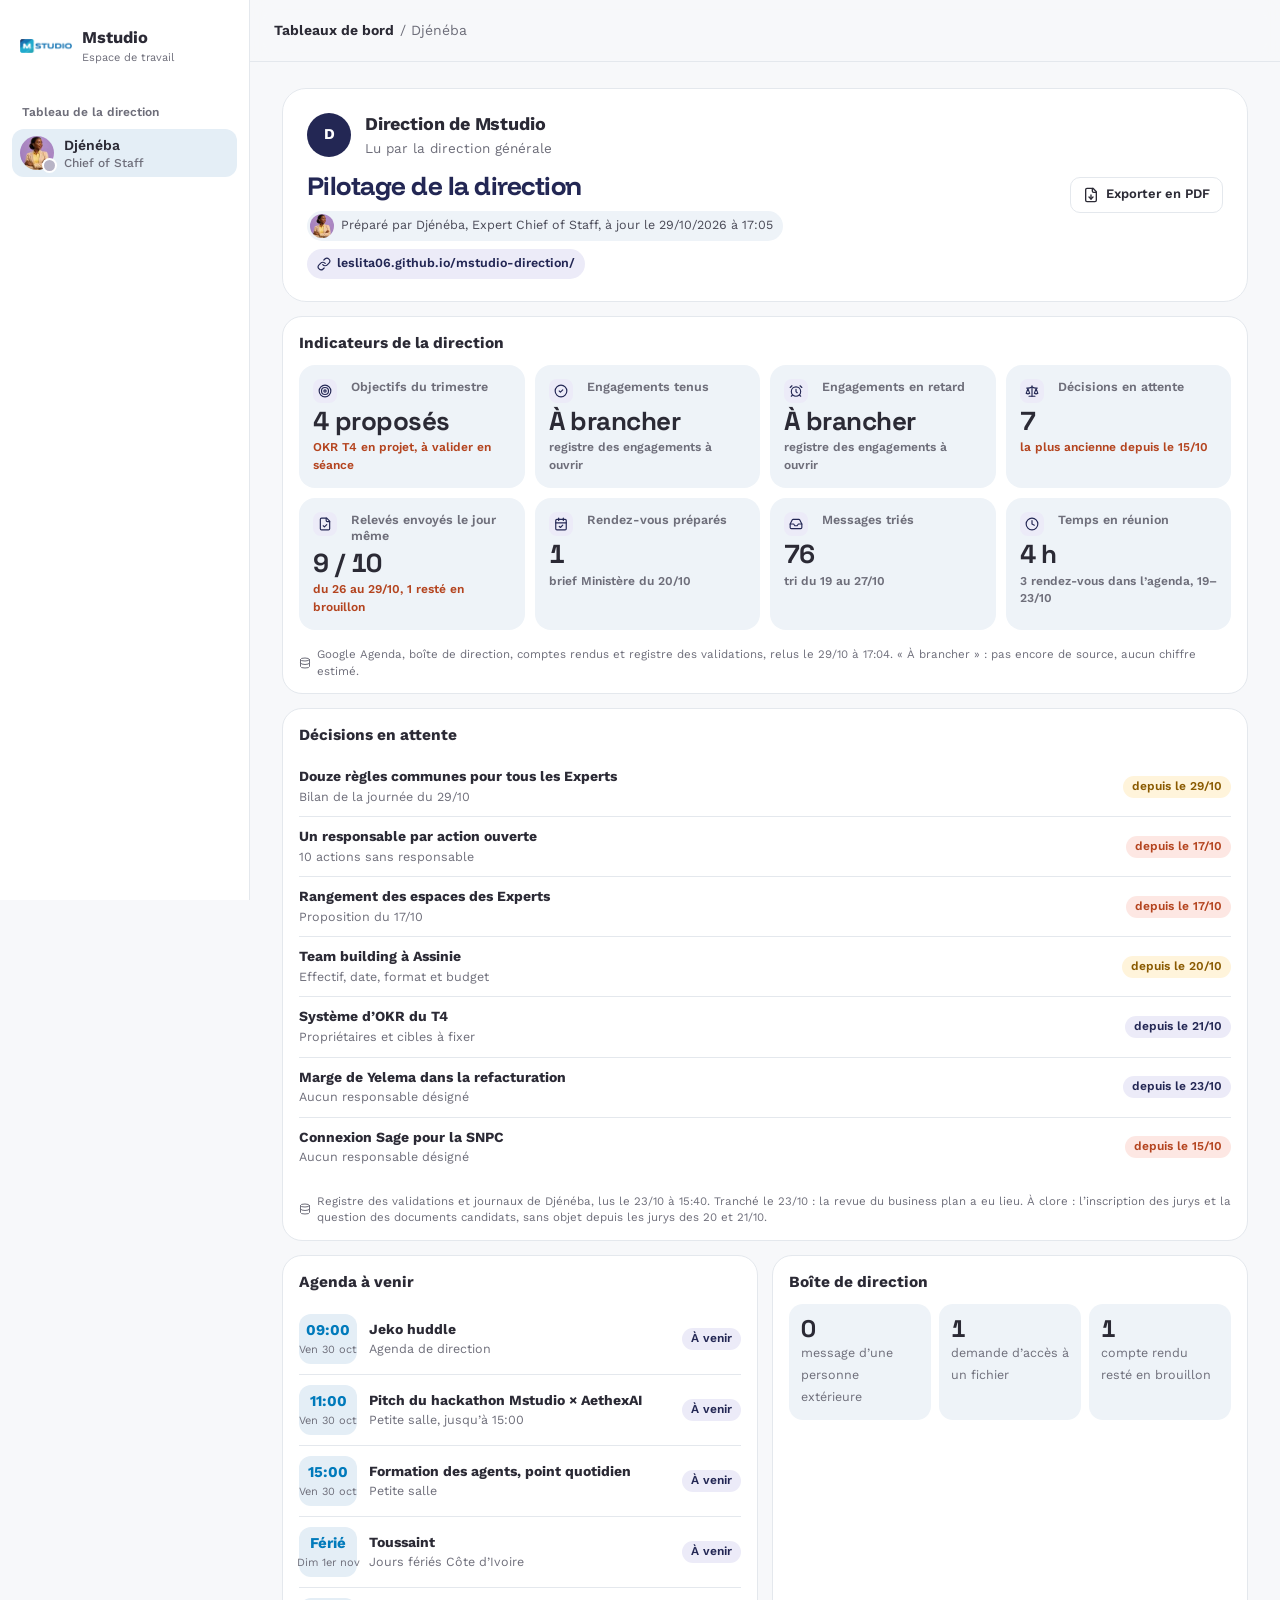
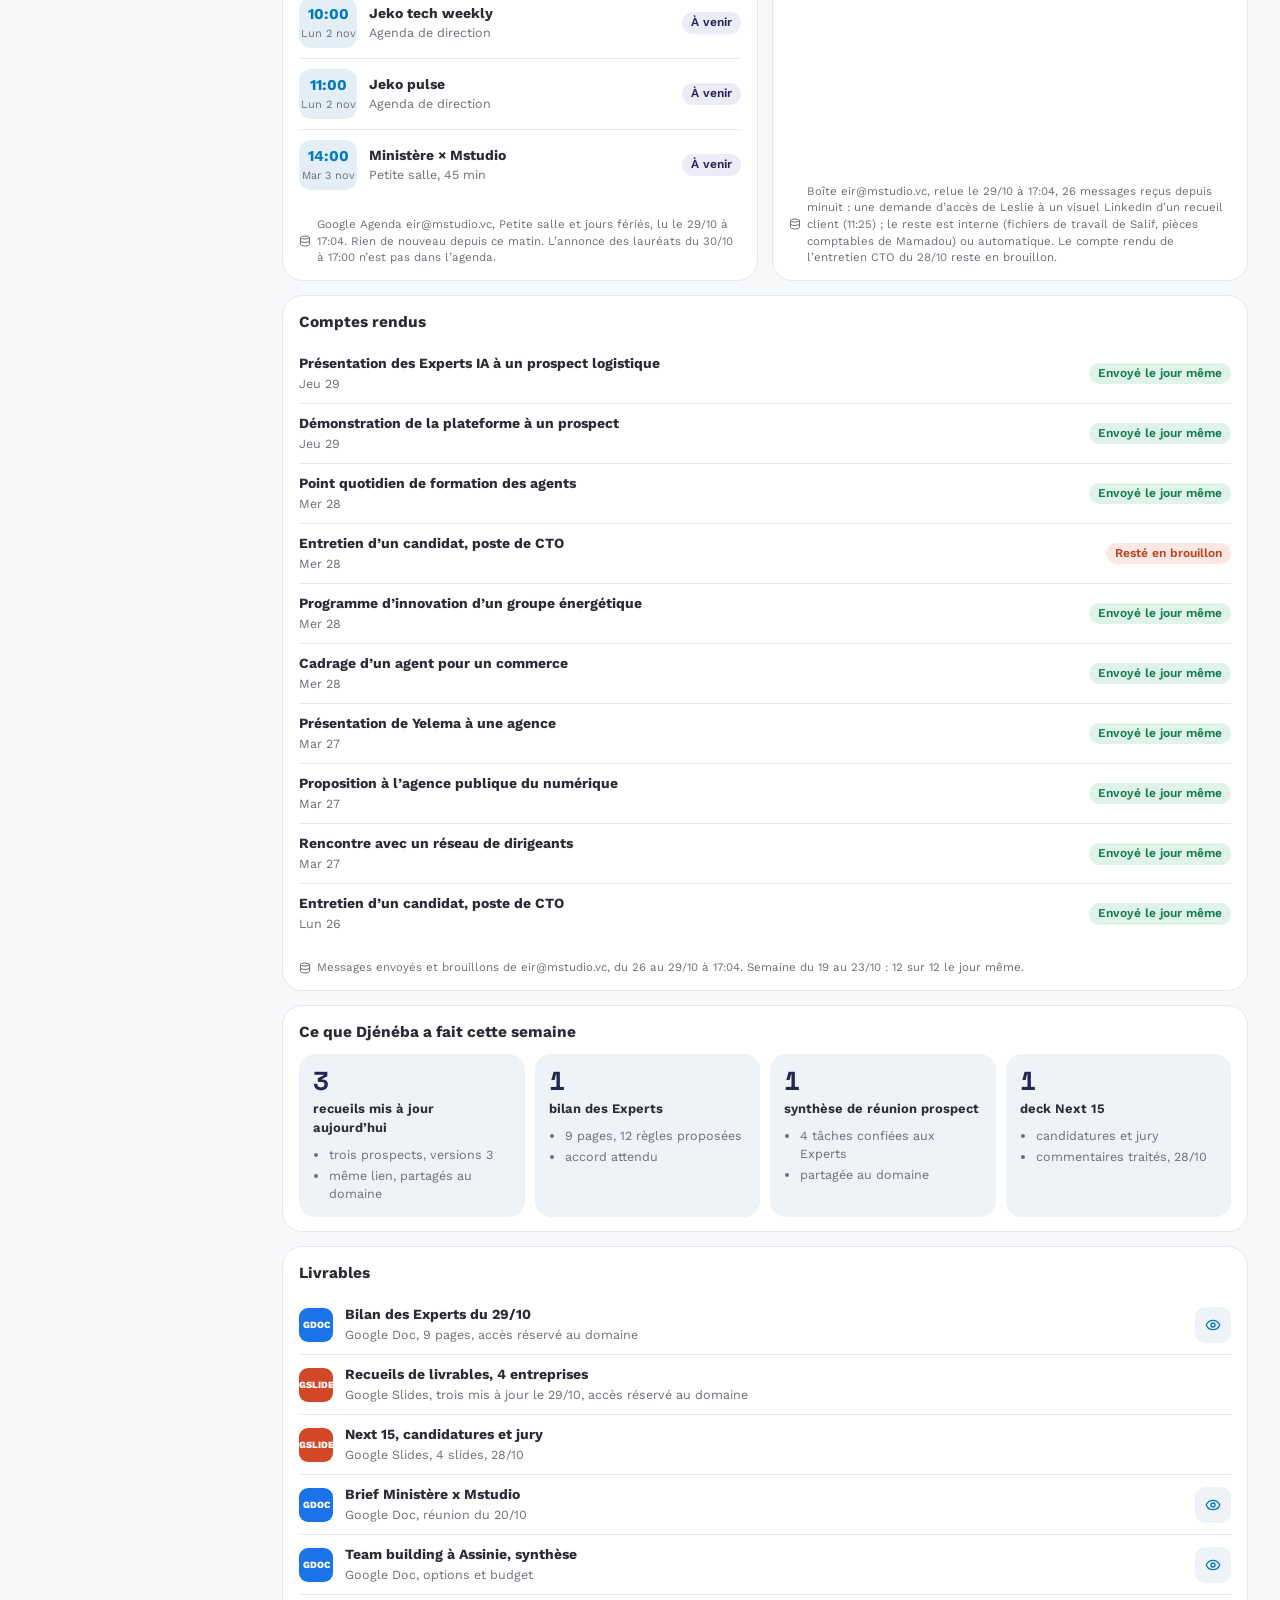
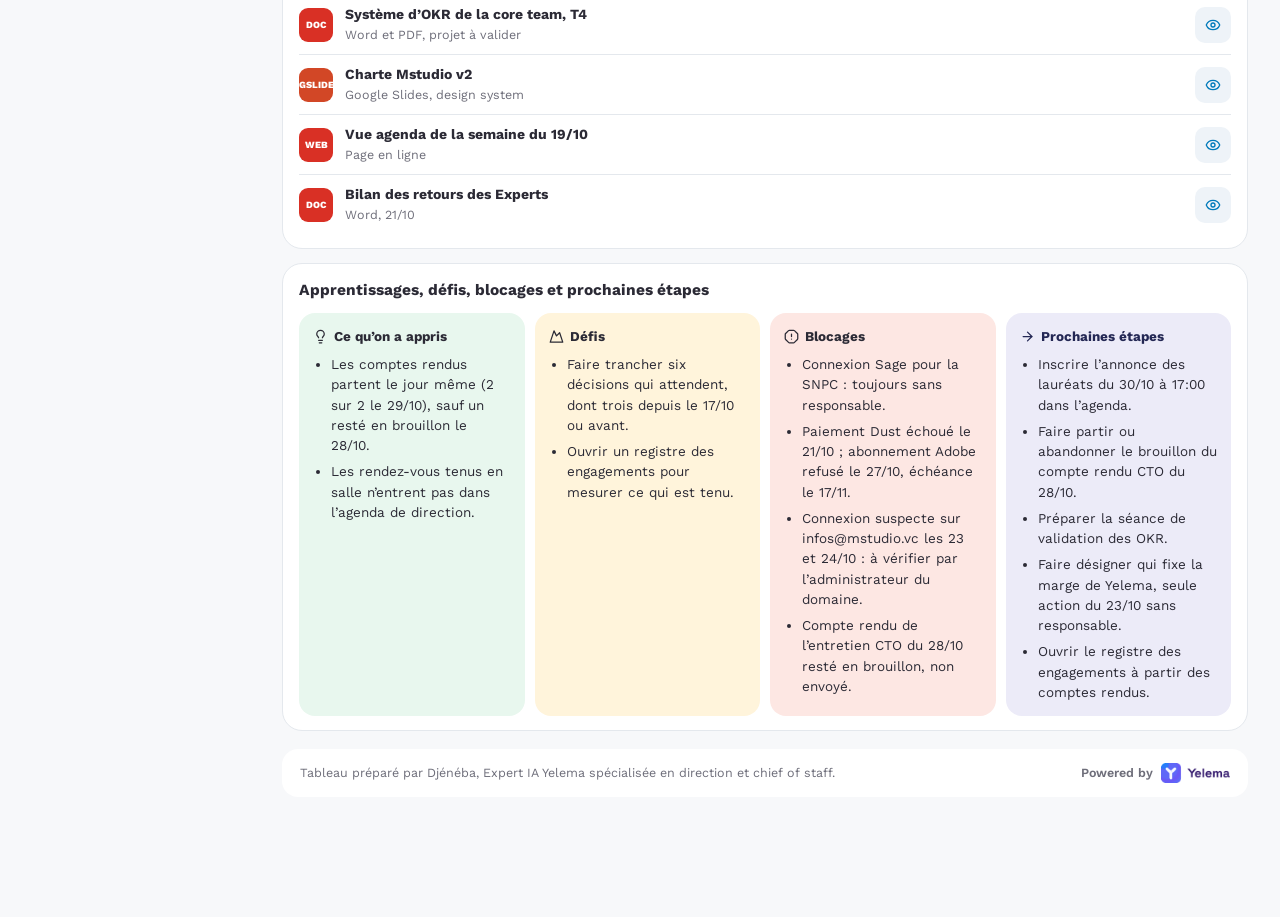
<file: index.html>
<!doctype html><html lang="fr"><head><meta charset="utf-8"><meta name="viewport" content="width=device-width,initial-scale=1"><meta name="robots" content="noindex"><title>Pilotage de la direction · Mstudio</title>
<link rel="preconnect" href="https://fonts.googleapis.com">
<link rel="preconnect" href="https://fonts.gstatic.com" crossorigin>
<link href="https://fonts.googleapis.com/css2?family=Funnel+Display:wght@600;700&family=Work+Sans:wght@400;500;600;700&family=Space+Grotesk:wght@500;600;700&display=swap" rel="stylesheet">
<link rel="stylesheet" href="style.min.css">
<link rel="stylesheet" href="direction-extra.css">
<style>[data-brand]{--brand:#007ABB;--brand-ink:#232754;--ink:#2B2A35;--ink-2:#4A4A57;--ink-3:#6E6E7A;--bg:#F7F8FA;--soft:#EEF3F8;--soft-2:#E4EEF6;--line:#E4E8ED;--f-ui:"Work Sans",system-ui,sans-serif;--f-num:"Space Grotesk",var(--f-ui)}h1{font-family:"Funnel Display",var(--f-ui);color:#232754}.mlogo img,.org .lg{height:30px;width:auto}.lva{display:contents;color:inherit;text-decoration:none}.tdm-lv a:hover b{text-decoration:underline}</style></head><body data-brand="yelema" data-lien="leslita06.github.io/mstudio-direction/"><svg style="display:none" xmlns="http://www.w3.org/2000/svg">
<symbol id="i0" viewBox="0 0 24 24" fill="none" stroke="currentColor" stroke-width="2" stroke-linecap="round" stroke-linejoin="round"><path d="M10 13a5 5 0 0 0 7.54.54l3-3a5 5 0 0 0-7.07-7.07l-1.72 1.71"/><path d="M14 11a5 5 0 0 0-7.54-.54l-3 3a5 5 0 0 0 7.07 7.07l1.71-1.71"/></symbol>
<symbol id="i1" viewBox="0 0 24 24" fill="none" stroke="currentColor" stroke-width="2" stroke-linecap="round" stroke-linejoin="round"><path d="M15 2H6a2 2 0 0 0-2 2v16a2 2 0 0 0 2 2h12a2 2 0 0 0 2-2V7Z"/><path d="M14 2v4a2 2 0 0 0 2 2h4"/><path d="M12 18v-6"/><path d="m9 15 3 3 3-3"/></symbol>
<symbol id="i2" viewBox="0 0 24 24" fill="none" stroke="currentColor" stroke-width="2" stroke-linecap="round" stroke-linejoin="round"><circle cx="12" cy="12" r="10"/><circle cx="12" cy="12" r="6"/><circle cx="12" cy="12" r="2"/></symbol>
<symbol id="i3" viewBox="0 0 24 24" fill="none" stroke="currentColor" stroke-width="2" stroke-linecap="round" stroke-linejoin="round"><circle cx="12" cy="12" r="10"/><path d="m9 12 2 2 4-4"/></symbol>
<symbol id="i4" viewBox="0 0 24 24" fill="none" stroke="currentColor" stroke-width="2" stroke-linecap="round" stroke-linejoin="round"><circle cx="12" cy="13" r="8"/><path d="M12 9v4l2 2"/><path d="M5 3 2 6"/><path d="m22 6-3-3"/><path d="M6.38 18.7 4 21"/><path d="M17.64 18.67 20 21"/></symbol>
<symbol id="i5" viewBox="0 0 24 24" fill="none" stroke="currentColor" stroke-width="2" stroke-linecap="round" stroke-linejoin="round"><path d="m16 16 3-8 3 8c-.87.65-1.92 1-3 1s-2.13-.35-3-1Z"/><path d="m2 16 3-8 3 8c-.87.65-1.92 1-3 1s-2.13-.35-3-1Z"/><path d="M7 21h10"/><path d="M12 3v18"/><path d="M3 7h2c2 0 5-1 7-2 2 1 5 2 7 2h2"/></symbol>
<symbol id="i6" viewBox="0 0 24 24" fill="none" stroke="currentColor" stroke-width="2" stroke-linecap="round" stroke-linejoin="round"><path d="M15 2H6a2 2 0 0 0-2 2v16a2 2 0 0 0 2 2h12a2 2 0 0 0 2-2V7Z"/><path d="M14 2v4a2 2 0 0 0 2 2h4"/><path d="m9 15 2 2 4-4"/></symbol>
<symbol id="i7" viewBox="0 0 24 24" fill="none" stroke="currentColor" stroke-width="2" stroke-linecap="round" stroke-linejoin="round"><path d="M8 2v4"/><path d="M16 2v4"/><rect width="18" height="18" x="3" y="4" rx="2"/><path d="M3 10h18"/><path d="m9 16 2 2 4-4"/></symbol>
<symbol id="i8" viewBox="0 0 24 24" fill="none" stroke="currentColor" stroke-width="2" stroke-linecap="round" stroke-linejoin="round"><polyline points="22 12 16 12 14 15 10 15 8 12 2 12"/><path d="M5.45 5.11 2 12v6a2 2 0 0 0 2 2h16a2 2 0 0 0 2-2v-6l-3.45-6.89A2 2 0 0 0 16.76 4H7.24a2 2 0 0 0-1.79 1.11z"/></symbol>
<symbol id="i9" viewBox="0 0 24 24" fill="none" stroke="currentColor" stroke-width="2" stroke-linecap="round" stroke-linejoin="round"><circle cx="12" cy="12" r="10"/><polyline points="12 6 12 12 16 14"/></symbol>
<symbol id="i10" viewBox="0 0 24 24" fill="none" stroke="currentColor" stroke-width="2" stroke-linecap="round" stroke-linejoin="round"><ellipse cx="12" cy="5" rx="9" ry="3"/><path d="M3 5V19A9 3 0 0 0 21 19V5"/><path d="M3 12A9 3 0 0 0 21 12"/></symbol>
<symbol id="i11" viewBox="0 0 24 24" fill="none" stroke="currentColor" stroke-width="2" stroke-linecap="round" stroke-linejoin="round"><path d="M2.062 12.348a1 1 0 0 1 0-.696 10.75 10.75 0 0 1 19.876 0 1 1 0 0 1 0 .696 10.75 10.75 0 0 1-19.876 0"/><circle cx="12" cy="12" r="3"/></symbol>
<symbol id="i12" viewBox="0 0 24 24" fill="none" stroke="currentColor" stroke-width="2" stroke-linecap="round" stroke-linejoin="round"><path d="M15 14c.2-1 .7-1.7 1.5-2.5 1-.9 1.5-2.2 1.5-3.5A6 6 0 0 0 6 8c0 1 .2 2.2 1.5 3.5.7.7 1.3 1.5 1.5 2.5"/><path d="M9 18h6"/><path d="M10 22h4"/></symbol>
<symbol id="i13" viewBox="0 0 24 24" fill="none" stroke="currentColor" stroke-width="2" stroke-linecap="round" stroke-linejoin="round"><path d="m8 3 4 8 5-5 5 15H2L8 3z"/></symbol>
<symbol id="i14" viewBox="0 0 24 24" fill="none" stroke="currentColor" stroke-width="2" stroke-linecap="round" stroke-linejoin="round"><path d="M12 16h.01"/><path d="M12 8v4"/><path d="M15.312 2a2 2 0 0 1 1.414.586l4.688 4.688A2 2 0 0 1 22 8.688v6.624a2 2 0 0 1-.586 1.414l-4.688 4.688a2 2 0 0 1-1.414.586H8.688a2 2 0 0 1-1.414-.586l-4.688-4.688A2 2 0 0 1 2 15.312V8.688a2 2 0 0 1 .586-1.414l4.688-4.688A2 2 0 0 1 8.688 2z"/></symbol>
<symbol id="i15" viewBox="0 0 24 24" fill="none" stroke="currentColor" stroke-width="2" stroke-linecap="round" stroke-linejoin="round"><path d="M5 12h14"/><path d="m12 5 7 7-7 7"/></symbol></svg><div class="app">
<aside class="sb"><div class="orgw"><a class="org" href="index.html"><img class="lg" src="assets/logo-mstudio.png" alt="Mstudio"><div><b>Mstudio</b><span>Espace de travail</span></div></a></div><div class="lb">Tableau de la direction</div><a class="mt on" href="index.html"><span class="p"><img src="img/djeneba.jpg" alt=""><i class="idle"></i></span><span class="grow"><span class="ell" style="display:block">Djénéba</span><small class="ell">Chief of Staff</small></span></a></aside>
<main style="min-width:0"><header class="top"><a class="mlogo" href="index.html"><img src="assets/logo-mstudio.png" alt="Mstudio"></a><div class="crumb grow"><b>Tableaux de bord</b><span class="mute3">/ Djénéba</span></div></header><div class="page">
<section class="tdm-head"><div class="tdm-who"><div class="tdm-id"><span style="display:inline-flex;align-items:center;justify-content:center;width:44px;height:44px;border-radius:50%;background:#232754;color:#fff;font-weight:700">D</span><span class="tdm-nm"><b>Direction de Mstudio</b><span>Lu par la direction générale</span></span></div><h1>Pilotage de la direction</h1><div class="tdm-meta"><span class="tdm-xp"><img src="img/djeneba.jpg" alt=""> Préparé par Djénéba, Expert Chief of Staff, à jour le 29/10/2026 à 17:05</span><button class="tdm-lnk" data-copylink type="button" aria-label="Copier le lien du tableau"><svg class="i s" aria-hidden="true"><use href="#i0"/></svg><span>leslita06.github.io/mstudio-direction/</span></button></div></div><div class="tdm-act"><button class="btn o sm" type="button" data-pdf><svg class="i s" aria-hidden="true"><use href="#i1"/></svg> Exporter en PDF</button></div></section>
<section class="mwg2">
<article class="mw wide full" data-ty="Indicateurs de la direction"><header><h4>Indicateurs de la direction</h4></header><div class="kks" style="--kc:4">
<div class="kk"><span><i class="kki"><svg class="i s" aria-hidden="true"><use href="#i2"/></svg></i>Objectifs du trimestre</span><b class="num">4 proposés</b><small class="warn">OKR T4 en projet, à valider en séance</small></div>
<div class="kk"><span><i class="kki"><svg class="i s" aria-hidden="true"><use href="#i3"/></svg></i>Engagements tenus</span><b class="num">À brancher</b><small class="">registre des engagements à ouvrir</small></div>
<div class="kk"><span><i class="kki"><svg class="i s" aria-hidden="true"><use href="#i4"/></svg></i>Engagements en retard</span><b class="num">À brancher</b><small class="">registre des engagements à ouvrir</small></div>
<div class="kk"><span><i class="kki"><svg class="i s" aria-hidden="true"><use href="#i5"/></svg></i>Décisions en attente</span><b class="num">7</b><small class="warn">la plus ancienne depuis le 15/10</small></div>
<div class="kk"><span><i class="kki"><svg class="i s" aria-hidden="true"><use href="#i6"/></svg></i>Relevés envoyés le jour même</span><b class="num">9 / 10</b><small class="warn">du 26 au 29/10, 1 resté en brouillon</small></div>
<div class="kk"><span><i class="kki"><svg class="i s" aria-hidden="true"><use href="#i7"/></svg></i>Rendez-vous préparés</span><b class="num">1</b><small class="">brief Ministère du 20/10</small></div>
<div class="kk"><span><i class="kki"><svg class="i s" aria-hidden="true"><use href="#i8"/></svg></i>Messages triés</span><b class="num">76</b><small class="">tri du 19 au 27/10</small></div>
<div class="kk"><span><i class="kki"><svg class="i s" aria-hidden="true"><use href="#i9"/></svg></i>Temps en réunion</span><b class="num">4 h</b><small class="">3 rendez-vous dans l’agenda, 19–23/10</small></div></div>
<p class="tdm-src"><svg class="i s" aria-hidden="true"><use href="#i10"/></svg> Google Agenda, boîte de direction, comptes rendus et registre des validations, relus le 29/10 à 17:04. « À brancher » : pas encore de source, aucun chiffre estimé.</p></article>
<article class="mw wide" data-ty="Décisions en attente"><header><h4>Décisions en attente</h4></header><ul class="wcr">
<li><span class="grow"><b>Douze règles communes pour tous les Experts</b><small>Bilan de la journée du 29/10</small></span><span class="pill mid">depuis le 29/10</span></li>
<li><span class="grow"><b>Un responsable par action ouverte</b><small>10 actions sans responsable</small></span><span class="pill late">depuis le 17/10</span></li>
<li><span class="grow"><b>Rangement des espaces des Experts</b><small>Proposition du 17/10</small></span><span class="pill late">depuis le 17/10</span></li>
<li><span class="grow"><b>Team building à Assinie</b><small>Effectif, date, format et budget</small></span><span class="pill mid">depuis le 20/10</span></li>
<li><span class="grow"><b>Système d’OKR du T4</b><small>Propriétaires et cibles à fixer</small></span><span class="pill br">depuis le 21/10</span></li>
<li><span class="grow"><b>Marge de Yelema dans la refacturation</b><small>Aucun responsable désigné</small></span><span class="pill br">depuis le 23/10</span></li>
<li><span class="grow"><b>Connexion Sage pour la SNPC</b><small>Aucun responsable désigné</small></span><span class="pill late">depuis le 15/10</span></li></ul>
<p class="tdm-src"><svg class="i s" aria-hidden="true"><use href="#i10"/></svg> Registre des validations et journaux de Djénéba, lus le 23/10 à 15:40. Tranché le 23/10 : la revue du business plan a eu lieu. À clore : l’inscription des jurys et la question des documents candidats, sans objet depuis les jurys des 20 et 21/10.</p></article>
<article class="mw" data-ty="Agenda à venir"><header><h4>Agenda à venir</h4></header><ul class="wag"><li class="ag"><span class="agt"><b>09:00</b><small>Ven 30 oct</small></span><span class="grow"><b>Jeko huddle</b><small>Agenda de direction</small></span><span class="pill br">À venir</span></li><li class="ag"><span class="agt"><b>11:00</b><small>Ven 30 oct</small></span><span class="grow"><b>Pitch du hackathon Mstudio × AethexAI</b><small>Petite salle, jusqu’à 15:00</small></span><span class="pill br">À venir</span></li><li class="ag"><span class="agt"><b>15:00</b><small>Ven 30 oct</small></span><span class="grow"><b>Formation des agents, point quotidien</b><small>Petite salle</small></span><span class="pill br">À venir</span></li><li class="ag"><span class="agt"><b>Férié</b><small>Dim 1er nov</small></span><span class="grow"><b>Toussaint</b><small>Jours fériés Côte d’Ivoire</small></span><span class="pill br">À venir</span></li><li class="ag"><span class="agt"><b>10:00</b><small>Lun 2 nov</small></span><span class="grow"><b>Jeko tech weekly</b><small>Agenda de direction</small></span><span class="pill br">À venir</span></li><li class="ag"><span class="agt"><b>11:00</b><small>Lun 2 nov</small></span><span class="grow"><b>Jeko pulse</b><small>Agenda de direction</small></span><span class="pill br">À venir</span></li><li class="ag"><span class="agt"><b>14:00</b><small>Mar 3 nov</small></span><span class="grow"><b>Ministère × Mstudio</b><small>Petite salle, 45 min</small></span><span class="pill br">À venir</span></li></ul>
<p class="tdm-src"><svg class="i s" aria-hidden="true"><use href="#i10"/></svg> Google Agenda eir@mstudio.vc, Petite salle et jours fériés, lu le 29/10 à 17:04. Rien de nouveau depuis ce matin. L’annonce des lauréats du 30/10 à 17:00 n’est pas dans l’agenda.</p></article>
<article class="mw" data-ty="Boîte de direction"><header><h4>Boîte de direction</h4></header><div class="wtri"><div><b class="num">0</b><span>message d’une personne extérieure</span></div><div><b class="num">1</b><span>demande d’accès à un fichier</span></div><div><b class="num">1</b><span>compte rendu resté en brouillon</span></div></div>
<p class="tdm-src"><svg class="i s" aria-hidden="true"><use href="#i10"/></svg> Boîte eir@mstudio.vc, relue le 29/10 à 17:04, 26 messages reçus depuis minuit : une demande d’accès de Leslie à un visuel LinkedIn d’un recueil client (11:25) ; le reste est interne (fichiers de travail de Salif, pièces comptables de Mamadou) ou automatique. Le compte rendu de l’entretien CTO du 28/10 reste en brouillon.</p></article>
<article class="mw wide" data-ty="Comptes rendus de la semaine"><header><h4>Comptes rendus</h4></header><ul class="wcr">
<li><span class="grow"><b>Présentation des Experts IA à un prospect logistique</b><small>Jeu 29</small></span><span class="pill ok">Envoyé le jour même</span></li>
<li><span class="grow"><b>Démonstration de la plateforme à un prospect</b><small>Jeu 29</small></span><span class="pill ok">Envoyé le jour même</span></li>
<li><span class="grow"><b>Point quotidien de formation des agents</b><small>Mer 28</small></span><span class="pill ok">Envoyé le jour même</span></li>
<li><span class="grow"><b>Entretien d’un candidat, poste de CTO</b><small>Mer 28</small></span><span class="pill late">Resté en brouillon</span></li>
<li><span class="grow"><b>Programme d’innovation d’un groupe énergétique</b><small>Mer 28</small></span><span class="pill ok">Envoyé le jour même</span></li>
<li><span class="grow"><b>Cadrage d’un agent pour un commerce</b><small>Mer 28</small></span><span class="pill ok">Envoyé le jour même</span></li>
<li><span class="grow"><b>Présentation de Yelema à une agence</b><small>Mar 27</small></span><span class="pill ok">Envoyé le jour même</span></li>
<li><span class="grow"><b>Proposition à l’agence publique du numérique</b><small>Mar 27</small></span><span class="pill ok">Envoyé le jour même</span></li>
<li><span class="grow"><b>Rencontre avec un réseau de dirigeants</b><small>Mar 27</small></span><span class="pill ok">Envoyé le jour même</span></li>
<li><span class="grow"><b>Entretien d’un candidat, poste de CTO</b><small>Lun 26</small></span><span class="pill ok">Envoyé le jour même</span></li></ul>
<p class="tdm-src"><svg class="i s" aria-hidden="true"><use href="#i10"/></svg> Messages envoyés et brouillons de eir@mstudio.vc, du 26 au 29/10 à 17:04. Semaine du 19 au 23/10 : 12 sur 12 le jour même.</p></article>
<article class="mw wide full" data-ty="Ce que Djénéba a fait cette semaine"><header><h4>Ce que Djénéba a fait cette semaine</h4></header><div class="tdm-done">
<div class="tdm-dn"><b class="num">3</b><span>recueils mis à jour aujourd’hui</span><ul>
<li>trois prospects, versions 3</li>
<li>même lien, partagés au domaine</li></ul></div>
<div class="tdm-dn"><b class="num">1</b><span>bilan des Experts</span><ul>
<li>9 pages, 12 règles proposées</li>
<li>accord attendu</li></ul></div>
<div class="tdm-dn"><b class="num">1</b><span>synthèse de réunion prospect</span><ul>
<li>4 tâches confiées aux Experts</li>
<li>partagée au domaine</li></ul></div>
<div class="tdm-dn"><b class="num">1</b><span>deck Next 15</span><ul>
<li>candidatures et jury</li>
<li>commentaires traités, 28/10</li></ul></div></div></article>
<article class="mw wide" data-ty="Livrables"><header><h4>Livrables</h4></header><ul class="tdm-lv">
<li><a href="https://docs.google.com/document/d/1poDAR8tWk_ycsb1Tlt0dDtfeeOMqJLsI58UHi1UKfho/edit" target="_blank" rel="noopener" class="lva"><span class="tdm-f g">GDOC</span><span class="grow"><b>Bilan des Experts du 29/10</b><small>Google Doc, 9 pages, accès réservé au domaine</small></span><span class="tdm-go"><svg class="i s" aria-hidden="true"><use href="#i11"/></svg></span></a></li>
<li><span class="tdm-f p">GSLIDES</span><span class="grow"><b>Recueils de livrables, 4 entreprises</b><small>Google Slides, trois mis à jour le 29/10, accès réservé au domaine</small></span></li>
<li><span class="tdm-f p">GSLIDES</span><span class="grow"><b>Next 15, candidatures et jury</b><small>Google Slides, 4 slides, 28/10</small></span></li>
<li><a href="https://docs.google.com/document/d/1bUcI3WAMHjA5oIv2S8HnZj9hLyOLDvfxpor06GkWnLs/edit" target="_blank" rel="noopener" class="lva"><span class="tdm-f g">GDOC</span><span class="grow"><b>Brief Ministère x Mstudio</b><small>Google Doc, réunion du 20/10</small></span><span class="tdm-go"><svg class="i s" aria-hidden="true"><use href="#i11"/></svg></span></a></li>
<li><a href="https://docs.google.com/document/d/1aY6nwA_9jK3sx0iMGOx6V4D1iGcN10mBio78Okw9z1w/edit" target="_blank" rel="noopener" class="lva"><span class="tdm-f g">GDOC</span><span class="grow"><b>Team building à Assinie, synthèse</b><small>Google Doc, options et budget</small></span><span class="tdm-go"><svg class="i s" aria-hidden="true"><use href="#i11"/></svg></span></a></li>
<li><span class="tdm-f ">DOC</span><span class="grow"><b>Système d’OKR de la core team, T4</b><small>Word et PDF, projet à valider</small></span><span class="tdm-go"><svg class="i s" aria-hidden="true"><use href="#i11"/></svg></span></li>
<li><a href="https://docs.google.com/presentation/d/1hmbbdybaNluBtElexHZ54DAV-eslKGTBodB1kE00ksY/edit" target="_blank" rel="noopener" class="lva"><span class="tdm-f p">GSLIDES</span><span class="grow"><b>Charte Mstudio v2</b><small>Google Slides, design system</small></span><span class="tdm-go"><svg class="i s" aria-hidden="true"><use href="#i11"/></svg></span></a></li>
<li><a href="https://leslita06.github.io/mstudio-direction/agenda-19-octobre/" target="_blank" rel="noopener" class="lva"><span class="tdm-f ">WEB</span><span class="grow"><b>Vue agenda de la semaine du 19/10</b><small>Page en ligne</small></span><span class="tdm-go"><svg class="i s" aria-hidden="true"><use href="#i11"/></svg></span></a></li>
<li><span class="tdm-f ">DOC</span><span class="grow"><b>Bilan des retours des Experts</b><small>Word, 21/10</small></span><span class="tdm-go"><svg class="i s" aria-hidden="true"><use href="#i11"/></svg></span></li></ul></article>
<article class="mw wide full" data-ty="Apprentissages, défis, blocages et prochaines étapes"><header><h4>Apprentissages, défis, blocages et prochaines étapes</h4></header>
<div class="lrns l4">
<div class="lrn a"><h5><svg class="i s" aria-hidden="true"><use href="#i12"/></svg> Ce qu’on a appris</h5><ul>
<li>Les comptes rendus partent le jour même (2 sur 2 le 29/10), sauf un resté en brouillon le 28/10.</li>
<li>Les rendez-vous tenus en salle n’entrent pas dans l’agenda de direction.</li></ul></div>
<div class="lrn d"><h5><svg class="i s" aria-hidden="true"><use href="#i13"/></svg> Défis</h5><ul>
<li>Faire trancher six décisions qui attendent, dont trois depuis le 17/10 ou avant.</li>
<li>Ouvrir un registre des engagements pour mesurer ce qui est tenu.</li></ul></div>
<div class="lrn b"><h5><svg class="i s" aria-hidden="true"><use href="#i14"/></svg> Blocages</h5><ul>
<li>Connexion Sage pour la SNPC : toujours sans responsable.</li>
<li>Paiement Dust échoué le 21/10 ; abonnement Adobe refusé le 27/10, échéance le 17/11.</li>
<li>Connexion suspecte sur infos@mstudio.vc les 23 et 24/10 : à vérifier par l’administrateur du domaine.</li>
<li>Compte rendu de l’entretien CTO du 28/10 resté en brouillon, non envoyé.</li></ul></div>
<div class="lrn n"><h5><svg class="i s" aria-hidden="true"><use href="#i15"/></svg> Prochaines étapes</h5><ul>
<li>Inscrire l’annonce des lauréats du 30/10 à 17:00 dans l’agenda.</li>
<li>Faire partir ou abandonner le brouillon du compte rendu CTO du 28/10.</li>
<li>Préparer la séance de validation des OKR.</li>
<li>Faire désigner qui fixe la marge de Yelema, seule action du 23/10 sans responsable.</li>
<li>Ouvrir le registre des engagements à partir des comptes rendus.</li></ul></div></div></article></section>
<a class="tbsig" href="https://leslita06.github.io/yelema-site-preview/" target="_blank" rel="noopener"><span>Tableau préparé par Djénéba, Expert IA Yelema spécialisée en direction et chief of staff.</span><span class="pby2">Powered by <img src="img/yelema_long.png" alt="Yelema"></span></a></div></main></div><div class="toast" id="tdm-toast" role="status"></div>
<script>var t=document.getElementById("tdm-toast");document.querySelectorAll("[data-pdf]").forEach(function(b){b.onclick=function(){window.print()}});document.querySelectorAll("[data-copylink]").forEach(function(b){b.onclick=function(){try{navigator.clipboard.writeText("https://leslita06.github.io/mstudio-direction/")}catch(e){}t.textContent="Lien copié";t.classList.add("on");setTimeout(function(){t.classList.remove("on")},2000)}});</script></body></html>
</file>
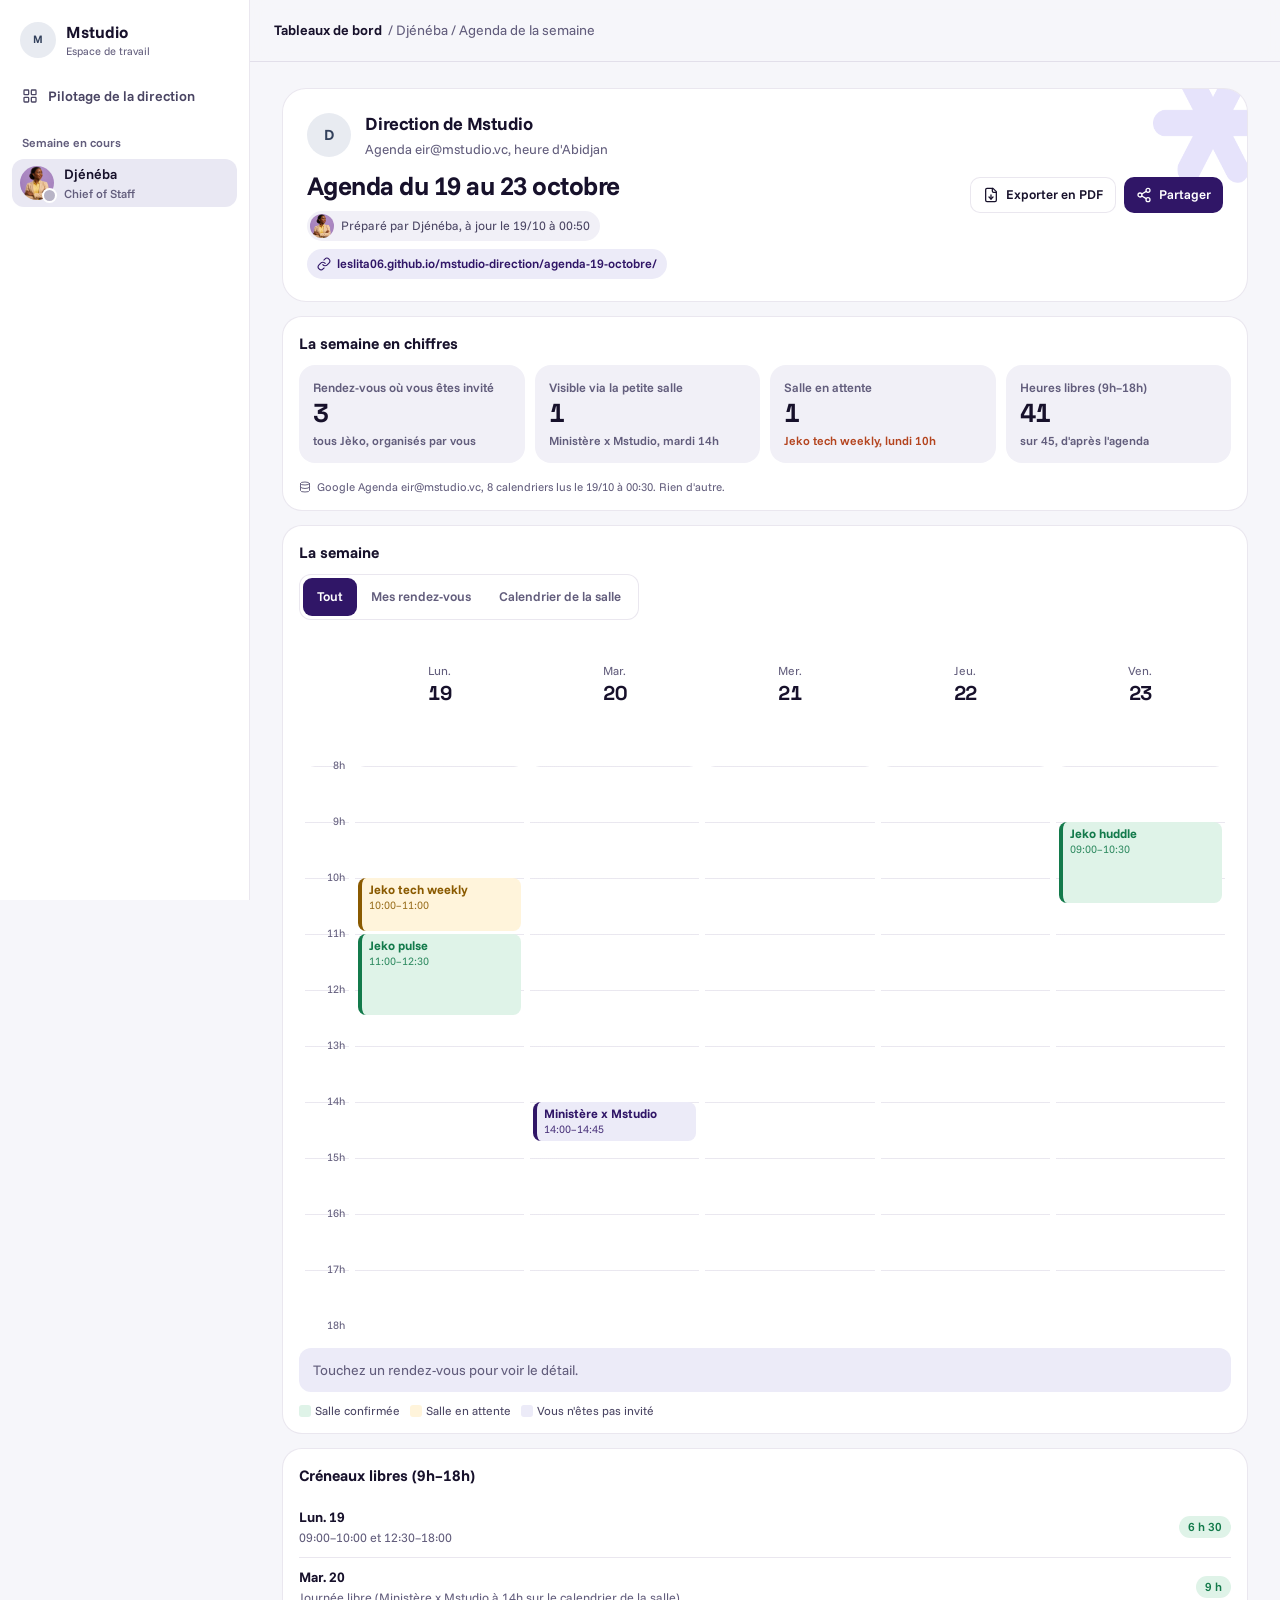
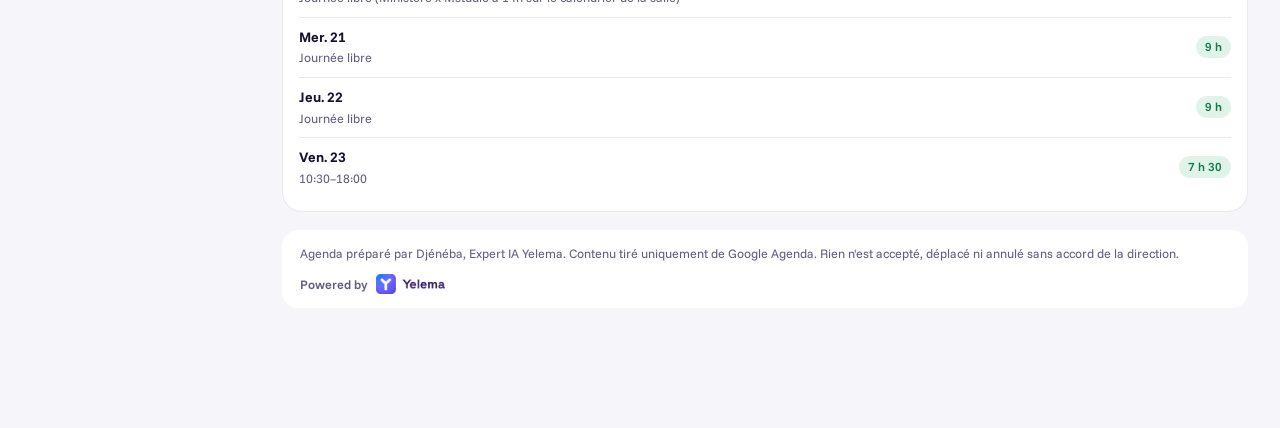
<file: agenda-19-octobre/index.html>
<!doctype html><html lang="fr"><head><meta charset="utf-8"><meta name="viewport" content="width=device-width,initial-scale=1"><meta name="robots" content="noindex, nofollow"><title>Agenda · semaine du 19 octobre · Mstudio</title><link rel="preconnect" href="https://fonts.googleapis.com"><link rel="preconnect" href="https://fonts.gstatic.com" crossorigin><link href="https://fonts.googleapis.com/css2?family=Funnel+Sans:wght@400;500;600;700&family=Space+Grotesk:wght@500;600;700&display=swap" rel="stylesheet"><link rel="stylesheet" href="app.css"><link rel="stylesheet" href="tdm.css"><style>
.wag li[hidden]{display:none}
.cv{display:grid;grid-template-columns:44px repeat(5,minmax(0,1fr));gap:6px;margin-top:6px}
.cv-dh{height:46px;display:flex;flex-direction:column;align-items:center;justify-content:center}
.cv-dh small{font-size:12px;color:var(--ink-3)}.cv-dh b{font-size:20px;color:var(--ink)}
.cv-col.cv-today .cv-dh b{background:var(--brand);color:var(--on-brand);border-radius:50%;width:34px;height:34px;display:flex;align-items:center;justify-content:center}
.cv-ads{min-height:58px;display:flex;flex-direction:column;gap:3px}
.cv-ad{font-size:11.5px;line-height:1.25;border-radius:7px;padding:3px 6px;background:var(--tint);color:var(--brand-ink)}
.cv-ad.mid{background:#FFF4DB;color:#8A5A00}.cv-ad.late{background:#FDE7E3;color:#B4441F}.cv-ad.none{background:none}
.cv-body{position:relative;border-radius:10px;background:repeating-linear-gradient(to bottom,var(--line) 0 1px,transparent 1px 56px)}
.cv-col .cv-body{background-color:var(--surface)}
.cv-hrs .cv-body span{position:absolute;right:4px;transform:translateY(-50%);font-size:11px;color:var(--ink-3)}
.cv-ev{position:absolute;left:3px;right:3px;border:0;text-align:left;border-radius:8px;padding:4px 7px;overflow:hidden;cursor:pointer;font:inherit;display:flex;flex-direction:column;gap:1px;border-left:4px solid}
.cv-ev b{font-size:12.5px;line-height:1.2}.cv-ev small{font-size:11px;opacity:.85}
.cv-ev.ok{background:var(--ok-pale);color:var(--ok)}
.cv-ev.mid{background:#FFF4DB;color:#8A5A00}
.cv-ev.br{background:var(--tint);color:var(--brand-ink)}
.cv-ev.late{background:#FDE7E3;color:#B4441F}
.cv-ev.hors{background-image:repeating-linear-gradient(135deg,rgba(255,255,255,.55) 0 6px,transparent 6px 12px)}
.cv-ev[hidden]{display:none}
.cv-ev:focus-visible{outline:2px solid var(--link)}
.cv-now{position:absolute;left:0;right:0;height:2px;background:var(--ko);z-index:2}
.cv-det{margin-top:12px;padding:12px 14px;border-radius:12px;background:var(--tint);font-size:14px;min-height:22px}
.cv-det b{display:block}
.cv-leg{display:flex;flex-wrap:wrap;gap:10px;margin-top:10px;font-size:12px;color:var(--ink-2)}
.cv-leg i{display:inline-block;width:12px;height:12px;border-radius:3px;vertical-align:-2px;margin-right:4px}
.cv-wrap{overflow-x:auto}
.vlist{display:none}
@media (max-width:760px){.cv-wrap{display:none}.vlist{display:block}}
@media print{.cv-wrap{display:block}.vlist{display:block}.tdm-bar{display:none}}
</style></head><body data-brand="yelema" data-lien="leslita06.github.io/mstudio-direction/agenda-19-octobre/"><div class="app"><aside class="sb"><div class="orgw"><a class="org" href="../"><span style="display:inline-flex;align-items:center;justify-content:center;width:36px;height:36px;border-radius:50%;background:#e8ebf1;color:#33415c;font-weight:700">M</span><div><b>Mstudio</b><span>Espace de travail</span></div></a></div><a class="it" href="../"><svg class="i s" aria-hidden="true"
 
  xmlns="http://www.w3.org/2000/svg"
 
 
  viewBox="0 0 24 24"
  fill="none"
  stroke="currentColor"
  stroke-width="2"
  stroke-linecap="round"
  stroke-linejoin="round"
><rect width="7" height="7" x="3" y="3" rx="1" /><rect width="7" height="7" x="14" y="3" rx="1" /><rect width="7" height="7" x="14" y="14" rx="1" /><rect width="7" height="7" x="3" y="14" rx="1" /></svg> Pilotage de la direction</a><div class="lb">Semaine en cours</div><a class="mt on" href="./"><span class="p"><img src="img/djeneba.jpg" alt=""><i class="idle"></i></span><span class="grow"><span class="ell" style="display:block">Djénéba</span><small class="ell">Chief of Staff</small></span></a></aside><main style="min-width:0"><header class="top"><a class="mlogo" href="../"><span style="display:inline-flex;align-items:center;justify-content:center;width:32px;height:32px;border-radius:50%;background:#e8ebf1;color:#33415c;font-weight:700">M</span></a><div class="crumb grow"><b>Tableaux de bord</b> <span class="mute3">/ Djénéba / Agenda de la semaine</span></div></header><div class="page"><section class="tdm-head"><img class="tdm-art" src="img/art-asterisque.png" alt=""><div class="tdm-who"><div class="tdm-id"><span style="display:inline-flex;align-items:center;justify-content:center;width:44px;height:44px;border-radius:50%;background:#e8ebf1;color:#33415c;font-weight:700">D</span><span class="tdm-nm"><b>Direction de Mstudio</b><span>Agenda eir@mstudio.vc, heure d'Abidjan</span></span></div><h1>Agenda du 19 au 23 octobre</h1><div class="tdm-meta"><span class="tdm-xp"><img src="img/djeneba.jpg" alt=""> Préparé par Djénéba, à jour le 19/10 à 00:50</span><button class="tdm-lnk" data-copylink type="button" aria-label="Copier le lien"><svg class="i s" aria-hidden="true"
 
  xmlns="http://www.w3.org/2000/svg"
 
 
  viewBox="0 0 24 24"
  fill="none"
  stroke="currentColor"
  stroke-width="2"
  stroke-linecap="round"
  stroke-linejoin="round"
><path d="M10 13a5 5 0 0 0 7.54.54l3-3a5 5 0 0 0-7.07-7.07l-1.72 1.71" /><path d="M14 11a5 5 0 0 0-7.54-.54l-3 3a5 5 0 0 0 7.07 7.07l1.71-1.71" /></svg><span>leslita06.github.io/mstudio-direction/agenda-19-octobre/</span></button></div></div><div class="tdm-act"><button class="btn o sm" type="button" data-pdf><svg class="i s" aria-hidden="true"
 
  xmlns="http://www.w3.org/2000/svg"
 
 
  viewBox="0 0 24 24"
  fill="none"
  stroke="currentColor"
  stroke-width="2"
  stroke-linecap="round"
  stroke-linejoin="round"
><path d="M15 2H6a2 2 0 0 0-2 2v16a2 2 0 0 0 2 2h12a2 2 0 0 0 2-2V7Z" /><path d="M14 2v4a2 2 0 0 0 2 2h4" /><path d="M12 18v-6" /><path d="m9 15 3 3 3-3" /></svg> Exporter en PDF</button><button class="btn p sm" type="button" data-copylink><svg class="i s" aria-hidden="true"
 
  xmlns="http://www.w3.org/2000/svg"
 
 
  viewBox="0 0 24 24"
  fill="none"
  stroke="currentColor"
  stroke-width="2"
  stroke-linecap="round"
  stroke-linejoin="round"
><circle cx="18" cy="5" r="3" /><circle cx="6" cy="12" r="3" /><circle cx="18" cy="19" r="3" /><line x1="8.59" x2="15.42" y1="13.51" y2="17.49" /><line x1="15.41" x2="8.59" y1="6.51" y2="10.49" /></svg> Partager</button></div></section><section class="mwg2">
<article class="mw wide full" data-ty="La semaine en chiffres"><header><h4>La semaine en chiffres</h4></header><div class="kks" style="--kc:4"><div class="kk"><span>Rendez-vous où vous êtes invité</span><b class="num">3</b><small>tous Jèko, organisés par vous</small></div><div class="kk"><span>Visible via la petite salle</span><b class="num">1</b><small>Ministère x Mstudio, mardi 14h</small></div><div class="kk"><span>Salle en attente</span><b class="num">1</b><small class="warn">Jeko tech weekly, lundi 10h</small></div><div class="kk"><span>Heures libres (9h–18h)</span><b class="num">41</b><small>sur 45, d'après l'agenda</small></div></div><p class="tdm-src"><svg class="i s" aria-hidden="true"
 
  xmlns="http://www.w3.org/2000/svg"
 
 
  viewBox="0 0 24 24"
  fill="none"
  stroke="currentColor"
  stroke-width="2"
  stroke-linecap="round"
  stroke-linejoin="round"
><ellipse cx="12" cy="5" rx="9" ry="3" /><path d="M3 5V19A9 3 0 0 0 21 19V5" /><path d="M3 12A9 3 0 0 0 21 12" /></svg> Google Agenda eir@mstudio.vc, 8 calendriers lus le 19/10 à 00:30. Rien d'autre.</p></article>
<article class="mw wide full" data-ty="Agenda"><header><h4>La semaine</h4></header><div class="tdm-bar"><div class="tdm-seg" role="group" data-for="cal"><button class="on" type="button" data-v="*">Tout</button><button type="button" data-v="moi">Mes rendez-vous</button><button type="button" data-v="salle">Calendrier de la salle</button></div></div>
<div id="cal"><div class="cv-wrap"><div class="cv"><div class="cv-hrs"><div class="cv-dh"></div><div class="cv-ads"></div><div class="cv-body" style="height:560px"><span style="top:0px">8h</span><span style="top:56px">9h</span><span style="top:112px">10h</span><span style="top:168px">11h</span><span style="top:224px">12h</span><span style="top:280px">13h</span><span style="top:336px">14h</span><span style="top:392px">15h</span><span style="top:448px">16h</span><span style="top:504px">17h</span><span style="top:560px">18h</span></div></div><div class="cv-col" data-day="lun"><div class="cv-dh"><small>Lun.</small><b class="num">19</b></div><div class="cv-ads"><span class="cv-ad none"></span></div><div class="cv-body" style="height:560px"><button type="button" class="cv-ev mid moi" data-k="moi" style="top:112px;height:53px" data-t="Jeko tech weekly" data-w="Lun. 19 oct., 10:00–11:00" data-l="Petite salle + Meet" data-n="Vous organisez. La petite salle n&#x27;a pas encore accepté la réservation. Invités : Diane, Jèko (2)" data-s="Salle en attente"><b>Jeko tech weekly</b><small>10:00–11:00</small></button><button type="button" class="cv-ev ok moi" data-k="moi" style="top:168px;height:81.0px" data-t="Jeko pulse" data-w="Lun. 19 oct., 11:00–12:30" data-l="Petite salle + Meet" data-n="Vous organisez. Salle acceptée. Invités : Diane, Jèko (2)" data-s="Salle confirmée"><b>Jeko pulse</b><small>11:00–12:30</small></button></div></div><div class="cv-col" data-day="mar"><div class="cv-dh"><small>Mar.</small><b class="num">20</b></div><div class="cv-ads"><span class="cv-ad none"></span></div><div class="cv-body" style="height:560px"><button type="button" class="cv-ev br salle" data-k="salle" style="top:336px;height:39.0px" data-t="Ministère x Mstudio" data-w="Mar. 20 oct., 14:00–14:45" data-l="Petite salle + Meet" data-n="Visible via le calendrier de la petite salle. Organisé par Leslie, vous n&#x27;êtes pas dans les invités" data-s="Pas invité"><b>Ministère x Mstudio</b><small>14:00–14:45</small></button></div></div><div class="cv-col" data-day="mer"><div class="cv-dh"><small>Mer.</small><b class="num">21</b></div><div class="cv-ads"><span class="cv-ad none"></span></div><div class="cv-body" style="height:560px"></div></div><div class="cv-col" data-day="jeu"><div class="cv-dh"><small>Jeu.</small><b class="num">22</b></div><div class="cv-ads"><span class="cv-ad none"></span></div><div class="cv-body" style="height:560px"></div></div><div class="cv-col" data-day="ven"><div class="cv-dh"><small>Ven.</small><b class="num">23</b></div><div class="cv-ads"><span class="cv-ad none"></span></div><div class="cv-body" style="height:560px"><button type="button" class="cv-ev ok moi" data-k="moi" style="top:56px;height:81.0px" data-t="Jeko huddle" data-w="Ven. 23 oct., 09:00–10:30" data-l="Petite salle + Meet" data-n="Vous organisez. Salle acceptée. Invités : Diane, Jèko (2)" data-s="Salle confirmée"><b>Jeko huddle</b><small>09:00–10:30</small></button></div></div></div><div class="cv-det" id="det"><span class="mute3">Touchez un rendez-vous pour voir le détail.</span></div><div class="cv-leg"><span><i style="background:var(--ok-pale)"></i>Salle confirmée</span><span><i style="background:#FFF4DB"></i>Salle en attente</span><span><i style="background:var(--tint)"></i>Vous n'êtes pas invité</span></div></div>
<ul class="wag vlist"><li class="ag" data-k="moi"><span class="agt"><b>10:00–11:00</b><small>Lun. 19</small></span><span class="grow"><b>Jeko tech weekly</b><small>Petite salle + Meet · Vous organisez. La petite salle n&#x27;a pas encore accepté la réservation. Invités : Diane, Jèko (2)</small></span><span class="pill mid">Salle en attente</span></li><li class="ag" data-k="moi"><span class="agt"><b>11:00–12:30</b><small>Lun. 19</small></span><span class="grow"><b>Jeko pulse</b><small>Petite salle + Meet · Vous organisez. Salle acceptée. Invités : Diane, Jèko (2)</small></span><span class="pill ok">Salle confirmée</span></li><li class="ag" data-k="salle"><span class="agt"><b>14:00–14:45</b><small>Mar. 20</small></span><span class="grow"><b>Ministère x Mstudio</b><small>Petite salle + Meet · Visible via le calendrier de la petite salle. Organisé par Leslie, vous n&#x27;êtes pas dans les invités</small></span><span class="pill br">Pas invité</span></li><li class="ag" data-k="moi"><span class="agt"><b>09:00–10:30</b><small>Ven. 23</small></span><span class="grow"><b>Jeko huddle</b><small>Petite salle + Meet · Vous organisez. Salle acceptée. Invités : Diane, Jèko (2)</small></span><span class="pill ok">Salle confirmée</span></li></ul></div></article>
<article class="mw wide" data-ty="Temps libre"><header><h4>Créneaux libres (9h–18h)</h4></header><ul class="wcr"><li><span class="grow"><b>Lun. 19</b><small>09:00–10:00 et 12:30–18:00</small></span><span class="pill ok">6 h 30</span></li><li><span class="grow"><b>Mar. 20</b><small>Journée libre (Ministère x Mstudio à 14h sur le calendrier de la salle)</small></span><span class="pill ok">9 h</span></li><li><span class="grow"><b>Mer. 21</b><small>Journée libre</small></span><span class="pill ok">9 h</span></li><li><span class="grow"><b>Jeu. 22</b><small>Journée libre</small></span><span class="pill ok">9 h</span></li><li><span class="grow"><b>Ven. 23</b><small>10:30–18:00</small></span><span class="pill ok">7 h 30</span></li></ul></article>
</section><a class="tbsig" href="https://leslita06.github.io/yelema-site-preview/" target="_blank" rel="noopener"><span>Agenda préparé par Djénéba, Expert IA Yelema. Contenu tiré uniquement de Google Agenda. Rien n'est accepté, déplacé ni annulé sans accord de la direction.</span><span class="pby2">Powered by <img src="img/yelema_long.png" alt="Yelema"></span></a></div></main></div><div class="toast" id="tdm-toast" role="status"></div>
<script>(function(){var tt=document.getElementById('tdm-toast'),T;function toast(m){tt.textContent=m;tt.classList.add('on');clearTimeout(T);T=setTimeout(function(){tt.classList.remove('on')},2400)}
var L=document.body.getAttribute('data-lien');function copy(){try{navigator.clipboard.writeText('https://'+L)}catch(e){}toast('Lien copié : '+L)}
document.querySelectorAll('[data-copylink]').forEach(function(b){b.addEventListener('click',copy)});
document.querySelectorAll('[data-pdf]').forEach(function(b){b.addEventListener('click',function(){window.print()})});
var det=document.getElementById('det');document.querySelectorAll('.cv-ev').forEach(function(b){b.addEventListener('click',function(){det.innerHTML='<b>'+b.dataset.t+'</b>'+b.dataset.w+' · '+b.dataset.l+' · '+b.dataset.s+'<br><span class="mute3">'+b.dataset.n+'</span>'})});
document.querySelectorAll('.tdm-seg[data-for]').forEach(function(g){var box=document.getElementById(g.dataset.for);g.addEventListener('click',function(e){var b=e.target.closest('button');if(!b)return;g.querySelectorAll('button').forEach(function(x){x.classList.toggle('on',x===b)});box.querySelectorAll('[data-k]').forEach(function(r){r.hidden=!(b.dataset.v=='*'||r.dataset.k==b.dataset.v)});toast(b.textContent)})});
/* jour et heure courants, heure d'Abidjan = UTC */
var n=new Date(),d=n.getUTCDate(),m=n.getUTCMonth(),y=n.getUTCFullYear(),k={19:'lun',20:'mar',21:'mer',22:'jeu',23:'ven'}[d];
if(y==2026&&m==9&&k){var c=document.querySelector('.cv-col[data-day="'+k+'"]');c.classList.add('cv-today');var h=n.getUTCHours()+n.getUTCMinutes()/60;if(h>=8&&h<=18){var l=document.createElement('div');l.className='cv-now';l.style.top=((h-8)*56)+'px';c.querySelector('.cv-body').appendChild(l)}}
})();</script></body></html>
</file>
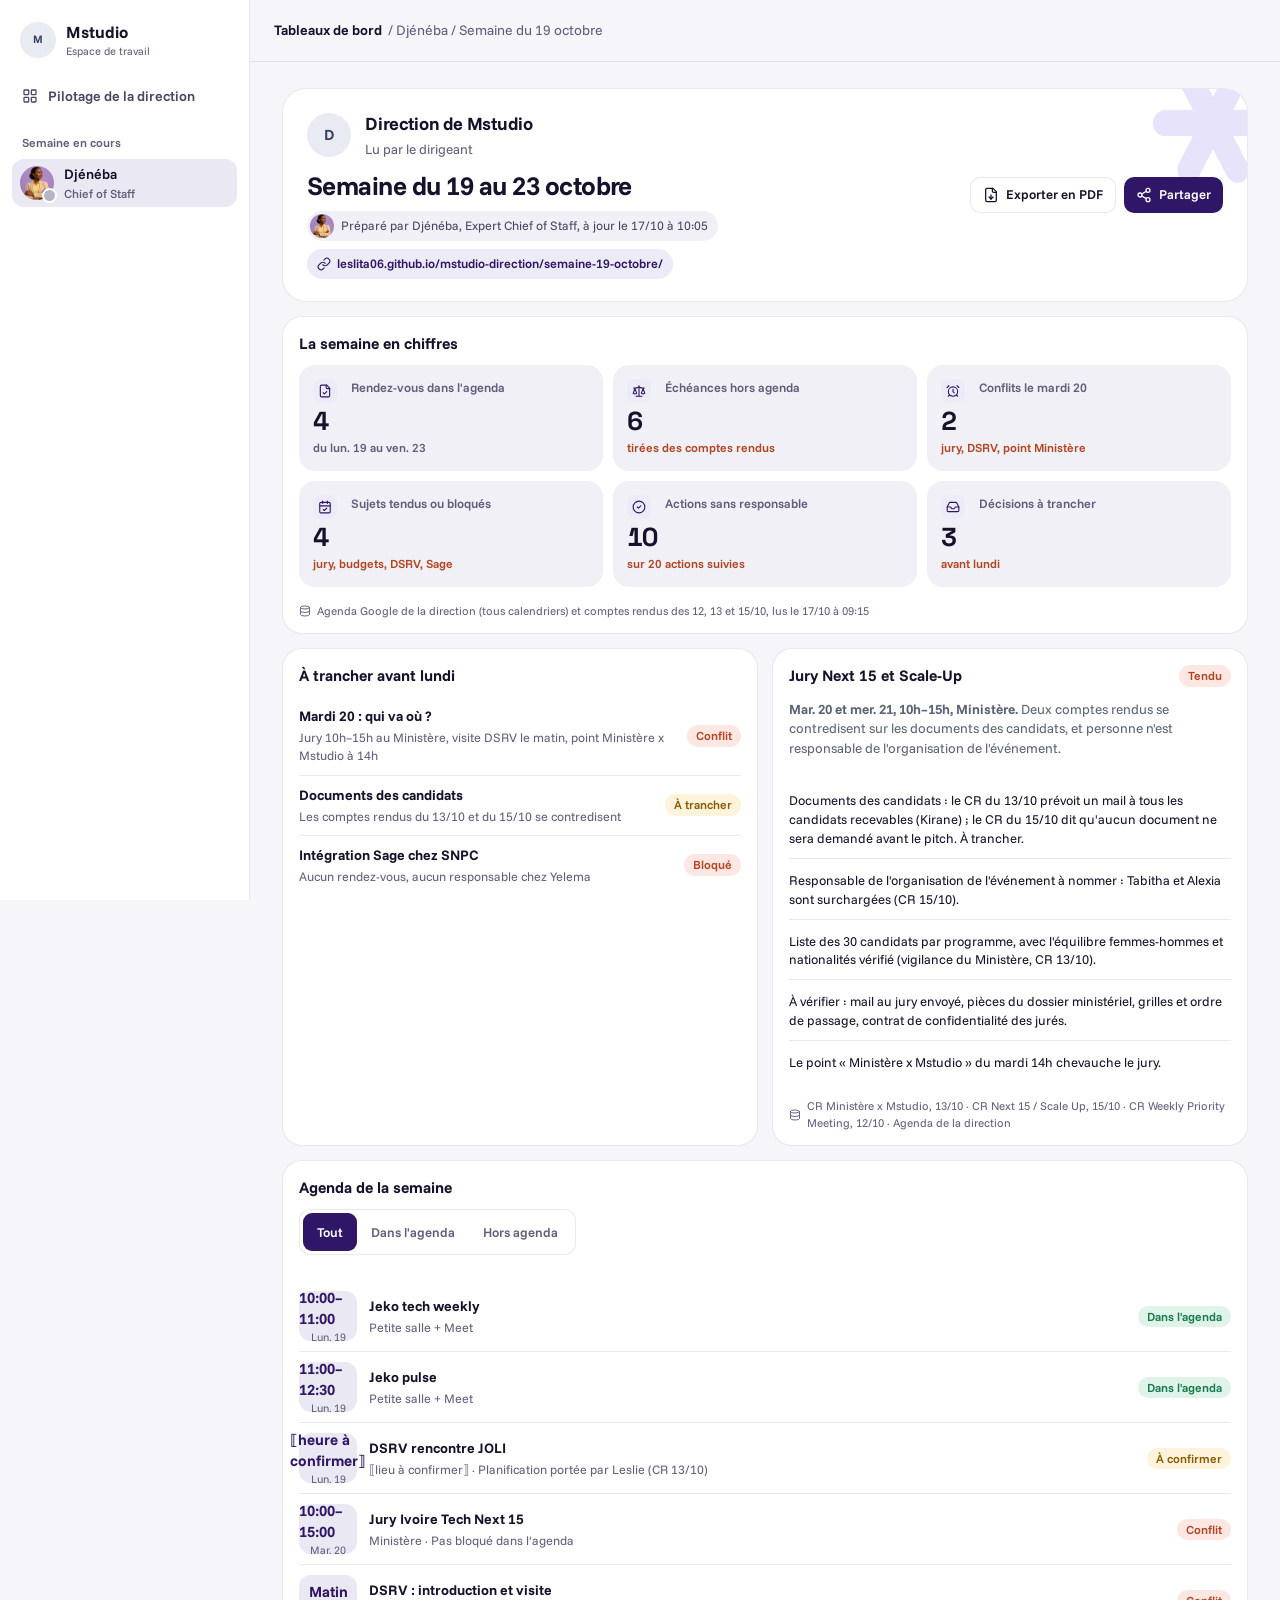
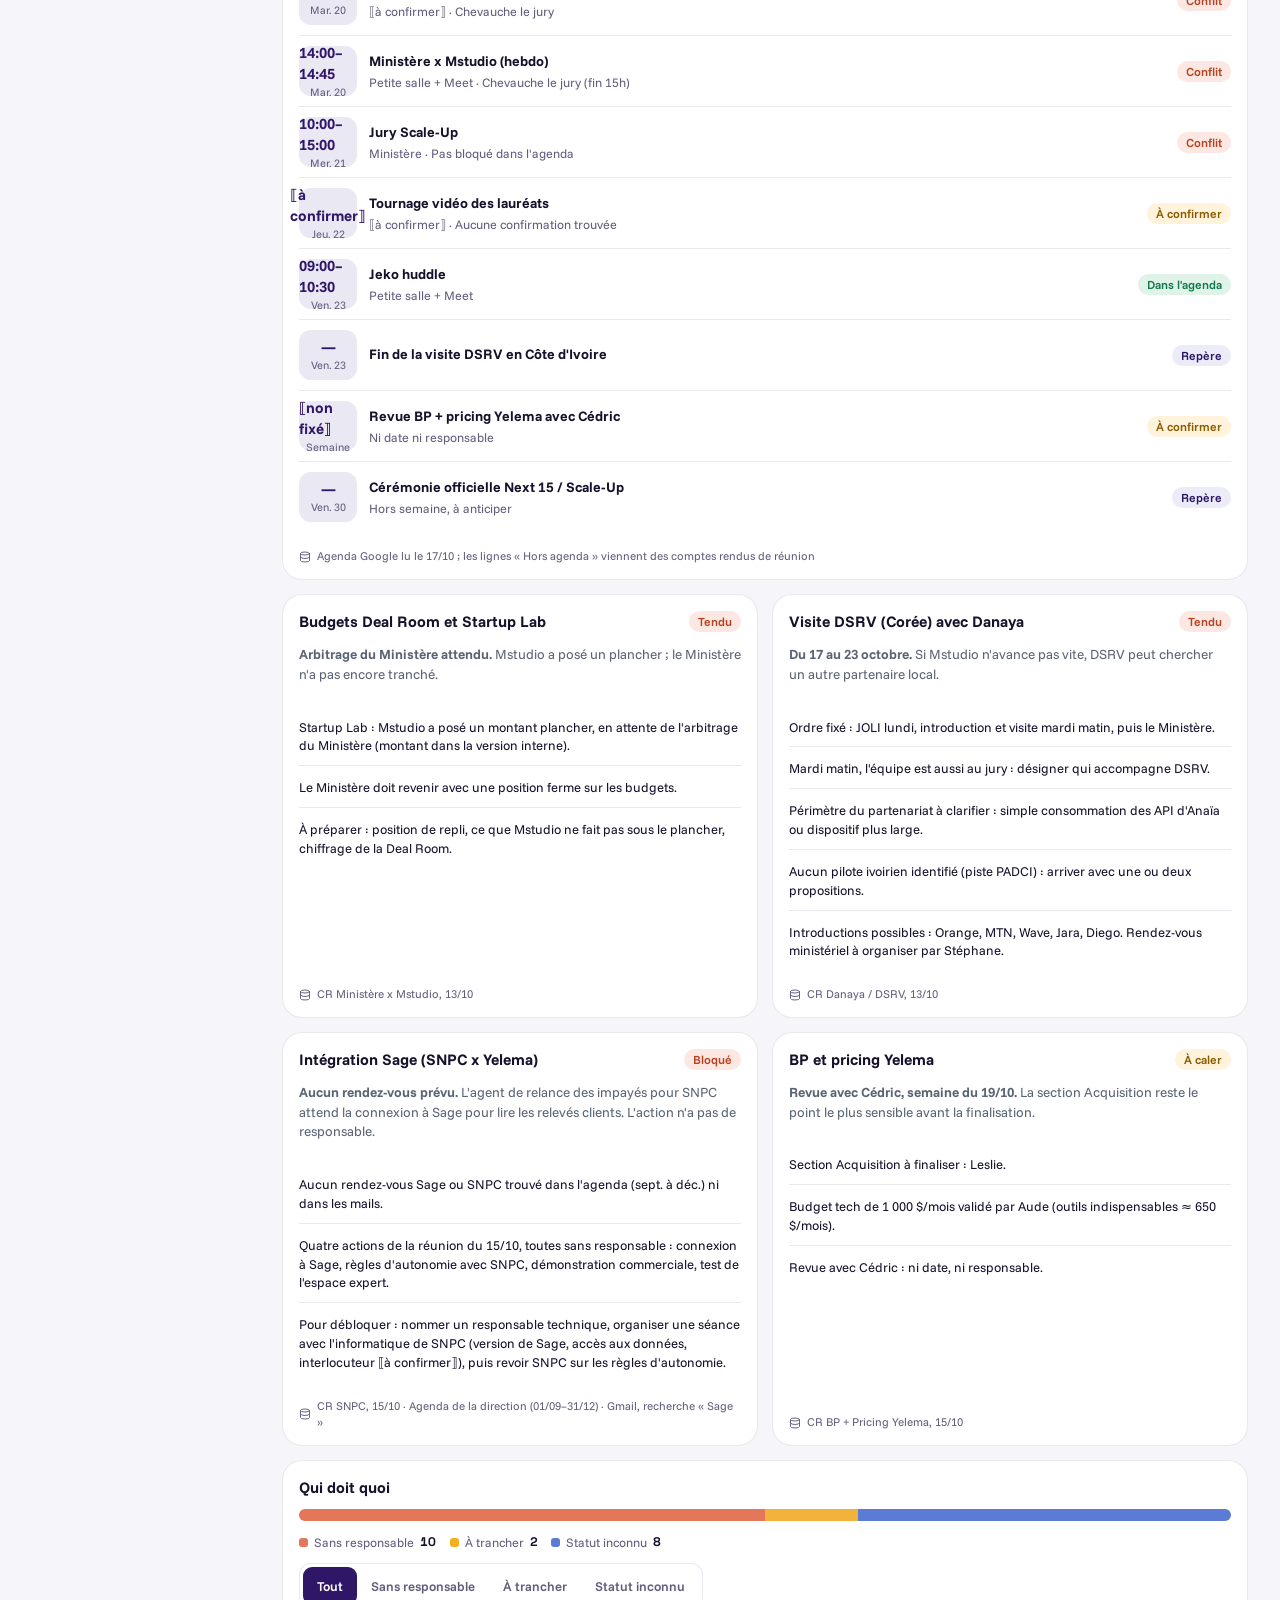
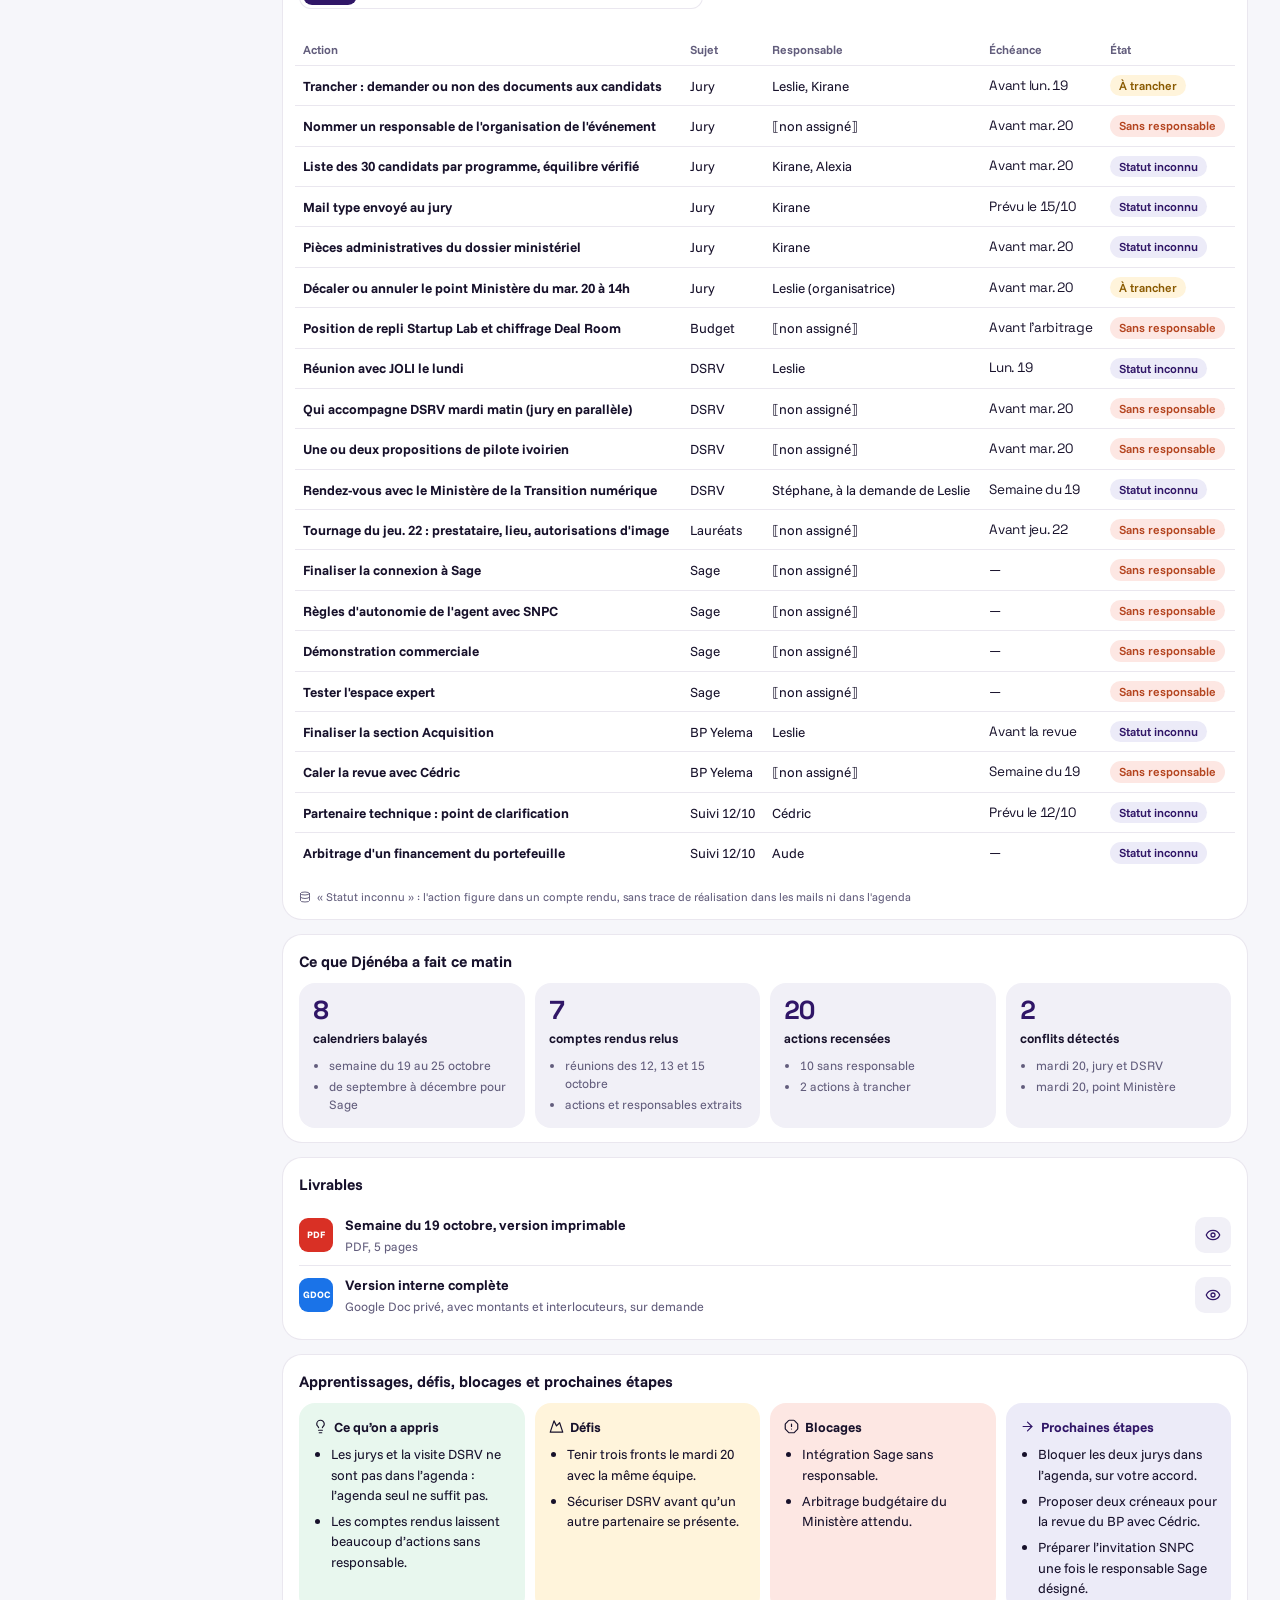
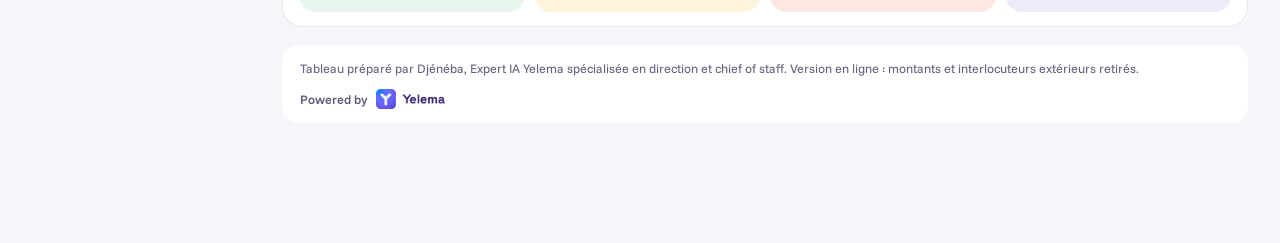
<file: semaine-19-octobre/index.html>
<!doctype html><html lang="fr"><head><meta charset="utf-8"><meta name="viewport" content="width=device-width,initial-scale=1"><meta name="robots" content="noindex"><title>Semaine du 19 octobre · Pilotage de la direction · Mstudio</title><link rel="preconnect" href="https://fonts.googleapis.com"><link rel="preconnect" href="https://fonts.gstatic.com" crossorigin><link href="https://fonts.googleapis.com/css2?family=Funnel+Sans:wght@400;500;600;700&family=Space+Grotesk:wght@500;600;700&display=swap" rel="stylesheet"><link rel="stylesheet" href="app.css"><link rel="stylesheet" href="tdm.css"><style>.wag li[hidden],.wtab tr[hidden]{display:none}.sj-why{margin:0 0 10px;font-size:13.5px;color:var(--mute,#5b6475)}</style></head><body data-brand="yelema" data-lien="leslita06.github.io/mstudio-direction/semaine-19-octobre/"><div class="app"><aside class="sb"><div class="orgw"><a class="org" href="./"><span style="display:inline-flex;align-items:center;justify-content:center;width:36px;height:36px;border-radius:50%;background:#e8ebf1;color:#33415c;font-weight:700">M</span><div><b>Mstudio</b><span>Espace de travail</span></div></a></div><a class="it" href="../"><svg class="i s" aria-hidden="true"
 
  xmlns="http://www.w3.org/2000/svg"
 
 
  viewBox="0 0 24 24"
  fill="none"
  stroke="currentColor"
  stroke-width="2"
  stroke-linecap="round"
  stroke-linejoin="round"
><rect width="7" height="7" x="3" y="3" rx="1" /><rect width="7" height="7" x="14" y="3" rx="1" /><rect width="7" height="7" x="14" y="14" rx="1" /><rect width="7" height="7" x="3" y="14" rx="1" /></svg> Pilotage de la direction</a><div class="lb">Semaine en cours</div><a class="mt on" href="./"><span class="p"><img src="img/djeneba.jpg" alt=""><i class="idle"></i></span><span class="grow"><span class="ell" style="display:block">Djénéba</span><small class="ell">Chief of Staff</small></span></a></aside><main style="min-width:0"><header class="top"><a class="mlogo" href="./"><span style="display:inline-flex;align-items:center;justify-content:center;width:32px;height:32px;border-radius:50%;background:#e8ebf1;color:#33415c;font-weight:700">M</span></a><div class="crumb grow"><b>Tableaux de bord</b> <span class="mute3">/ Djénéba / Semaine du 19 octobre</span></div></header><div class="page"><section class="tdm-head"><img class="tdm-art" src="img/art-asterisque.png" alt=""><div class="tdm-who"><div class="tdm-id"><span style="display:inline-flex;align-items:center;justify-content:center;width:44px;height:44px;border-radius:50%;background:#e8ebf1;color:#33415c;font-weight:700">D</span><span class="tdm-nm"><b>Direction de Mstudio</b><span>Lu par le dirigeant</span></span></div><h1>Semaine du 19 au 23 octobre</h1><div class="tdm-meta"><span class="tdm-xp"><img src="img/djeneba.jpg" alt=""> Préparé par Djénéba, Expert Chief of Staff, à jour le 17/10 à 10:05</span><button class="tdm-lnk" data-copylink type="button" aria-label="Copier le lien du tableau"><svg class="i s" aria-hidden="true"
 
  xmlns="http://www.w3.org/2000/svg"
 
 
  viewBox="0 0 24 24"
  fill="none"
  stroke="currentColor"
  stroke-width="2"
  stroke-linecap="round"
  stroke-linejoin="round"
><path d="M10 13a5 5 0 0 0 7.54.54l3-3a5 5 0 0 0-7.07-7.07l-1.72 1.71" /><path d="M14 11a5 5 0 0 0-7.54-.54l-3 3a5 5 0 0 0 7.07 7.07l1.71-1.71" /></svg><span>leslita06.github.io/mstudio-direction/semaine-19-octobre/</span></button></div></div><div class="tdm-act"><button class="btn o sm" type="button" data-pdf><svg class="i s" aria-hidden="true"
 
  xmlns="http://www.w3.org/2000/svg"
 
 
  viewBox="0 0 24 24"
  fill="none"
  stroke="currentColor"
  stroke-width="2"
  stroke-linecap="round"
  stroke-linejoin="round"
><path d="M15 2H6a2 2 0 0 0-2 2v16a2 2 0 0 0 2 2h12a2 2 0 0 0 2-2V7Z" /><path d="M14 2v4a2 2 0 0 0 2 2h4" /><path d="M12 18v-6" /><path d="m9 15 3 3 3-3" /></svg> Exporter en PDF</button><button class="btn p sm" type="button" data-copylink><svg class="i s" aria-hidden="true"
 
  xmlns="http://www.w3.org/2000/svg"
 
 
  viewBox="0 0 24 24"
  fill="none"
  stroke="currentColor"
  stroke-width="2"
  stroke-linecap="round"
  stroke-linejoin="round"
><circle cx="18" cy="5" r="3" /><circle cx="6" cy="12" r="3" /><circle cx="18" cy="19" r="3" /><line x1="8.59" x2="15.42" y1="13.51" y2="17.49" /><line x1="15.41" x2="8.59" y1="6.51" y2="10.49" /></svg> Partager</button></div></section><section class="mwg2"><article class="mw wide full" data-ty="La semaine en chiffres"><header><h4>La semaine en chiffres</h4></header><div class="kks" style="--kc:3"><div class="kk"><span><i class="kki"><svg class="i s" aria-hidden="true"
 
  xmlns="http://www.w3.org/2000/svg"
 
 
  viewBox="0 0 24 24"
  fill="none"
  stroke="currentColor"
  stroke-width="2"
  stroke-linecap="round"
  stroke-linejoin="round"
><path d="M15 2H6a2 2 0 0 0-2 2v16a2 2 0 0 0 2 2h12a2 2 0 0 0 2-2V7Z" /><path d="M14 2v4a2 2 0 0 0 2 2h4" /><path d="m9 15 2 2 4-4" /></svg></i>Rendez-vous dans l&#x27;agenda</span><b class="num">4</b><small class="">du lun. 19 au ven. 23</small></div><div class="kk"><span><i class="kki"><svg class="i s" aria-hidden="true"
 
  xmlns="http://www.w3.org/2000/svg"
 
 
  viewBox="0 0 24 24"
  fill="none"
  stroke="currentColor"
  stroke-width="2"
  stroke-linecap="round"
  stroke-linejoin="round"
><path d="m16 16 3-8 3 8c-.87.65-1.92 1-3 1s-2.13-.35-3-1Z" /><path d="m2 16 3-8 3 8c-.87.65-1.92 1-3 1s-2.13-.35-3-1Z" /><path d="M7 21h10" /><path d="M12 3v18" /><path d="M3 7h2c2 0 5-1 7-2 2 1 5 2 7 2h2" /></svg></i>Échéances hors agenda</span><b class="num">6</b><small class="warn">tirées des comptes rendus</small></div><div class="kk"><span><i class="kki"><svg class="i s" aria-hidden="true"
 
  xmlns="http://www.w3.org/2000/svg"
 
 
  viewBox="0 0 24 24"
  fill="none"
  stroke="currentColor"
  stroke-width="2"
  stroke-linecap="round"
  stroke-linejoin="round"
><circle cx="12" cy="13" r="8" /><path d="M12 9v4l2 2" /><path d="M5 3 2 6" /><path d="m22 6-3-3" /><path d="M6.38 18.7 4 21" /><path d="M17.64 18.67 20 21" /></svg></i>Conflits le mardi 20</span><b class="num">2</b><small class="warn">jury, DSRV, point Ministère</small></div><div class="kk"><span><i class="kki"><svg class="i s" aria-hidden="true"
 
  xmlns="http://www.w3.org/2000/svg"
 
 
  viewBox="0 0 24 24"
  fill="none"
  stroke="currentColor"
  stroke-width="2"
  stroke-linecap="round"
  stroke-linejoin="round"
><path d="M8 2v4" /><path d="M16 2v4" /><rect width="18" height="18" x="3" y="4" rx="2" /><path d="M3 10h18" /><path d="m9 16 2 2 4-4" /></svg></i>Sujets tendus ou bloqués</span><b class="num">4</b><small class="warn">jury, budgets, DSRV, Sage</small></div><div class="kk"><span><i class="kki"><svg class="i s" aria-hidden="true"
 
  xmlns="http://www.w3.org/2000/svg"
 
 
  viewBox="0 0 24 24"
  fill="none"
  stroke="currentColor"
  stroke-width="2"
  stroke-linecap="round"
  stroke-linejoin="round"
><circle cx="12" cy="12" r="10" /><path d="m9 12 2 2 4-4" /></svg></i>Actions sans responsable</span><b class="num">10</b><small class="warn">sur 20 actions suivies</small></div><div class="kk"><span><i class="kki"><svg class="i s" aria-hidden="true"
 
  xmlns="http://www.w3.org/2000/svg"
 
 
  viewBox="0 0 24 24"
  fill="none"
  stroke="currentColor"
  stroke-width="2"
  stroke-linecap="round"
  stroke-linejoin="round"
><polyline points="22 12 16 12 14 15 10 15 8 12 2 12" /><path d="M5.45 5.11 2 12v6a2 2 0 0 0 2 2h16a2 2 0 0 0 2-2v-6l-3.45-6.89A2 2 0 0 0 16.76 4H7.24a2 2 0 0 0-1.79 1.11z" /></svg></i>Décisions à trancher</span><b class="num">3</b><small class="warn">avant lundi</small></div></div><p class="tdm-src"><svg class="i s" aria-hidden="true"
 
  xmlns="http://www.w3.org/2000/svg"
 
 
  viewBox="0 0 24 24"
  fill="none"
  stroke="currentColor"
  stroke-width="2"
  stroke-linecap="round"
  stroke-linejoin="round"
><ellipse cx="12" cy="5" rx="9" ry="3" /><path d="M3 5V19A9 3 0 0 0 21 19V5" /><path d="M3 12A9 3 0 0 0 21 12" /></svg> Agenda Google de la direction (tous calendriers) et comptes rendus des 12, 13 et 15/10, lus le 17/10 à 09:15</p></article><article class="mw" data-ty="À trancher avant lundi"><header><h4>À trancher avant lundi</h4></header><ul class="wcr"><li><span class="grow"><b>Mardi 20 : qui va où ?</b><small>Jury 10h–15h au Ministère, visite DSRV le matin, point Ministère x Mstudio à 14h</small></span><span class="pill late">Conflit</span></li><li><span class="grow"><b>Documents des candidats</b><small>Les comptes rendus du 13/10 et du 15/10 se contredisent</small></span><span class="pill mid">À trancher</span></li><li><span class="grow"><b>Intégration Sage chez SNPC</b><small>Aucun rendez-vous, aucun responsable chez Yelema</small></span><span class="pill late">Bloqué</span></li></ul></article><article class="mw wide" data-ty="Agenda de la semaine"><header><h4>Agenda de la semaine</h4></header><div class="tdm-bar"><div class="tdm-seg" role="group" data-for="ag"><button class="on" type="button" data-v="*">Tout</button><button type="button" data-v="agenda">Dans l'agenda</button><button type="button" data-v="hors-agenda">Hors agenda</button></div></div><ul class="wag" id="ag"><li class="ag" data-k="agenda"><span class="agt"><b>10:00–11:00</b><small>Lun. 19</small></span><span class="grow"><b>Jeko tech weekly</b><small>Petite salle + Meet</small></span><span class="pill ok">Dans l&#x27;agenda</span></li><li class="ag" data-k="agenda"><span class="agt"><b>11:00–12:30</b><small>Lun. 19</small></span><span class="grow"><b>Jeko pulse</b><small>Petite salle + Meet</small></span><span class="pill ok">Dans l&#x27;agenda</span></li><li class="ag" data-k="hors-agenda"><span class="agt"><b>⟦heure à confirmer⟧</b><small>Lun. 19</small></span><span class="grow"><b>DSRV rencontre JOLI</b><small>⟦lieu à confirmer⟧ · Planification portée par Leslie (CR 13/10)</small></span><span class="pill mid">À confirmer</span></li><li class="ag" data-k="hors-agenda"><span class="agt"><b>10:00–15:00</b><small>Mar. 20</small></span><span class="grow"><b>Jury Ivoire Tech Next 15</b><small>Ministère · Pas bloqué dans l&#x27;agenda</small></span><span class="pill late">Conflit</span></li><li class="ag" data-k="hors-agenda"><span class="agt"><b>Matin</b><small>Mar. 20</small></span><span class="grow"><b>DSRV : introduction et visite</b><small>⟦à confirmer⟧ · Chevauche le jury</small></span><span class="pill late">Conflit</span></li><li class="ag" data-k="agenda"><span class="agt"><b>14:00–14:45</b><small>Mar. 20</small></span><span class="grow"><b>Ministère x Mstudio (hebdo)</b><small>Petite salle + Meet · Chevauche le jury (fin 15h)</small></span><span class="pill late">Conflit</span></li><li class="ag" data-k="hors-agenda"><span class="agt"><b>10:00–15:00</b><small>Mer. 21</small></span><span class="grow"><b>Jury Scale-Up</b><small>Ministère · Pas bloqué dans l&#x27;agenda</small></span><span class="pill late">Conflit</span></li><li class="ag" data-k="hors-agenda"><span class="agt"><b>⟦à confirmer⟧</b><small>Jeu. 22</small></span><span class="grow"><b>Tournage vidéo des lauréats</b><small>⟦à confirmer⟧ · Aucune confirmation trouvée</small></span><span class="pill mid">À confirmer</span></li><li class="ag" data-k="agenda"><span class="agt"><b>09:00–10:30</b><small>Ven. 23</small></span><span class="grow"><b>Jeko huddle</b><small>Petite salle + Meet</small></span><span class="pill ok">Dans l&#x27;agenda</span></li><li class="ag" data-k="hors-agenda"><span class="agt"><b>—</b><small>Ven. 23</small></span><span class="grow"><b>Fin de la visite DSRV en Côte d&#x27;Ivoire</b><small></small></span><span class="pill br">Repère</span></li><li class="ag" data-k="hors-agenda"><span class="agt"><b>⟦non fixé⟧</b><small>Semaine</small></span><span class="grow"><b>Revue BP + pricing Yelema avec Cédric</b><small>Ni date ni responsable</small></span><span class="pill mid">À confirmer</span></li><li class="ag" data-k="hors-agenda"><span class="agt"><b>—</b><small>Ven. 30</small></span><span class="grow"><b>Cérémonie officielle Next 15 / Scale-Up</b><small>Hors semaine, à anticiper</small></span><span class="pill br">Repère</span></li></ul><p class="tdm-src"><svg class="i s" aria-hidden="true"
 
  xmlns="http://www.w3.org/2000/svg"
 
 
  viewBox="0 0 24 24"
  fill="none"
  stroke="currentColor"
  stroke-width="2"
  stroke-linecap="round"
  stroke-linejoin="round"
><ellipse cx="12" cy="5" rx="9" ry="3" /><path d="M3 5V19A9 3 0 0 0 21 19V5" /><path d="M3 12A9 3 0 0 0 21 12" /></svg> Agenda Google lu le 17/10 ; les lignes « Hors agenda » viennent des comptes rendus de réunion</p></article><article class="mw" data-ty="Jury Next 15 et Scale-Up"><header><h4>Jury Next 15 et Scale-Up</h4><span class="pill late">Tendu</span></header><p class="sj-why"><b>Mar. 20 et mer. 21, 10h–15h, Ministère.</b> Deux comptes rendus se contredisent sur les documents des candidats, et personne n&#x27;est responsable de l&#x27;organisation de l&#x27;événement.</p><ul class="wcr"><li><span class="grow"><small style="font-size:13px;color:inherit">Documents des candidats : le CR du 13/10 prévoit un mail à tous les candidats recevables (Kirane) ; le CR du 15/10 dit qu&#x27;aucun document ne sera demandé avant le pitch. À trancher.</small></span></li><li><span class="grow"><small style="font-size:13px;color:inherit">Responsable de l&#x27;organisation de l&#x27;événement à nommer : Tabitha et Alexia sont surchargées (CR 15/10).</small></span></li><li><span class="grow"><small style="font-size:13px;color:inherit">Liste des 30 candidats par programme, avec l&#x27;équilibre femmes-hommes et nationalités vérifié (vigilance du Ministère, CR 13/10).</small></span></li><li><span class="grow"><small style="font-size:13px;color:inherit">À vérifier : mail au jury envoyé, pièces du dossier ministériel, grilles et ordre de passage, contrat de confidentialité des jurés.</small></span></li><li><span class="grow"><small style="font-size:13px;color:inherit">Le point « Ministère x Mstudio » du mardi 14h chevauche le jury.</small></span></li></ul><p class="tdm-src"><svg class="i s" aria-hidden="true"
 
  xmlns="http://www.w3.org/2000/svg"
 
 
  viewBox="0 0 24 24"
  fill="none"
  stroke="currentColor"
  stroke-width="2"
  stroke-linecap="round"
  stroke-linejoin="round"
><ellipse cx="12" cy="5" rx="9" ry="3" /><path d="M3 5V19A9 3 0 0 0 21 19V5" /><path d="M3 12A9 3 0 0 0 21 12" /></svg> CR Ministère x Mstudio, 13/10 · CR Next 15 / Scale Up, 15/10 · CR Weekly Priority Meeting, 12/10 · Agenda de la direction</p></article><article class="mw" data-ty="Budgets Deal Room et Startup Lab"><header><h4>Budgets Deal Room et Startup Lab</h4><span class="pill late">Tendu</span></header><p class="sj-why"><b>Arbitrage du Ministère attendu.</b> Mstudio a posé un plancher ; le Ministère n&#x27;a pas encore tranché.</p><ul class="wcr"><li><span class="grow"><small style="font-size:13px;color:inherit">Startup Lab : Mstudio a posé un montant plancher, en attente de l&#x27;arbitrage du Ministère (montant dans la version interne).</small></span></li><li><span class="grow"><small style="font-size:13px;color:inherit">Le Ministère doit revenir avec une position ferme sur les budgets.</small></span></li><li><span class="grow"><small style="font-size:13px;color:inherit">À préparer : position de repli, ce que Mstudio ne fait pas sous le plancher, chiffrage de la Deal Room.</small></span></li></ul><p class="tdm-src"><svg class="i s" aria-hidden="true"
 
  xmlns="http://www.w3.org/2000/svg"
 
 
  viewBox="0 0 24 24"
  fill="none"
  stroke="currentColor"
  stroke-width="2"
  stroke-linecap="round"
  stroke-linejoin="round"
><ellipse cx="12" cy="5" rx="9" ry="3" /><path d="M3 5V19A9 3 0 0 0 21 19V5" /><path d="M3 12A9 3 0 0 0 21 12" /></svg> CR Ministère x Mstudio, 13/10</p></article><article class="mw" data-ty="Visite DSRV (Corée) avec Danaya"><header><h4>Visite DSRV (Corée) avec Danaya</h4><span class="pill late">Tendu</span></header><p class="sj-why"><b>Du 17 au 23 octobre.</b> Si Mstudio n&#x27;avance pas vite, DSRV peut chercher un autre partenaire local.</p><ul class="wcr"><li><span class="grow"><small style="font-size:13px;color:inherit">Ordre fixé : JOLI lundi, introduction et visite mardi matin, puis le Ministère.</small></span></li><li><span class="grow"><small style="font-size:13px;color:inherit">Mardi matin, l&#x27;équipe est aussi au jury : désigner qui accompagne DSRV.</small></span></li><li><span class="grow"><small style="font-size:13px;color:inherit">Périmètre du partenariat à clarifier : simple consommation des API d&#x27;Anaïa ou dispositif plus large.</small></span></li><li><span class="grow"><small style="font-size:13px;color:inherit">Aucun pilote ivoirien identifié (piste PADCI) : arriver avec une ou deux propositions.</small></span></li><li><span class="grow"><small style="font-size:13px;color:inherit">Introductions possibles : Orange, MTN, Wave, Jara, Diego. Rendez-vous ministériel à organiser par Stéphane.</small></span></li></ul><p class="tdm-src"><svg class="i s" aria-hidden="true"
 
  xmlns="http://www.w3.org/2000/svg"
 
 
  viewBox="0 0 24 24"
  fill="none"
  stroke="currentColor"
  stroke-width="2"
  stroke-linecap="round"
  stroke-linejoin="round"
><ellipse cx="12" cy="5" rx="9" ry="3" /><path d="M3 5V19A9 3 0 0 0 21 19V5" /><path d="M3 12A9 3 0 0 0 21 12" /></svg> CR Danaya / DSRV, 13/10</p></article><article class="mw" data-ty="Intégration Sage (SNPC x Yelema)"><header><h4>Intégration Sage (SNPC x Yelema)</h4><span class="pill late">Bloqué</span></header><p class="sj-why"><b>Aucun rendez-vous prévu.</b> L&#x27;agent de relance des impayés pour SNPC attend la connexion à Sage pour lire les relevés clients. L&#x27;action n&#x27;a pas de responsable.</p><ul class="wcr"><li><span class="grow"><small style="font-size:13px;color:inherit">Aucun rendez-vous Sage ou SNPC trouvé dans l&#x27;agenda (sept. à déc.) ni dans les mails.</small></span></li><li><span class="grow"><small style="font-size:13px;color:inherit">Quatre actions de la réunion du 15/10, toutes sans responsable : connexion à Sage, règles d&#x27;autonomie avec SNPC, démonstration commerciale, test de l&#x27;espace expert.</small></span></li><li><span class="grow"><small style="font-size:13px;color:inherit">Pour débloquer : nommer un responsable technique, organiser une séance avec l&#x27;informatique de SNPC (version de Sage, accès aux données, interlocuteur ⟦à confirmer⟧), puis revoir SNPC sur les règles d&#x27;autonomie.</small></span></li></ul><p class="tdm-src"><svg class="i s" aria-hidden="true"
 
  xmlns="http://www.w3.org/2000/svg"
 
 
  viewBox="0 0 24 24"
  fill="none"
  stroke="currentColor"
  stroke-width="2"
  stroke-linecap="round"
  stroke-linejoin="round"
><ellipse cx="12" cy="5" rx="9" ry="3" /><path d="M3 5V19A9 3 0 0 0 21 19V5" /><path d="M3 12A9 3 0 0 0 21 12" /></svg> CR SNPC, 15/10 · Agenda de la direction (01/09–31/12) · Gmail, recherche « Sage »</p></article><article class="mw" data-ty="BP et pricing Yelema"><header><h4>BP et pricing Yelema</h4><span class="pill mid">À caler</span></header><p class="sj-why"><b>Revue avec Cédric, semaine du 19/10.</b> La section Acquisition reste le point le plus sensible avant la finalisation.</p><ul class="wcr"><li><span class="grow"><small style="font-size:13px;color:inherit">Section Acquisition à finaliser : Leslie.</small></span></li><li><span class="grow"><small style="font-size:13px;color:inherit">Budget tech de 1 000 $/mois validé par Aude (outils indispensables ≈ 650 $/mois).</small></span></li><li><span class="grow"><small style="font-size:13px;color:inherit">Revue avec Cédric : ni date, ni responsable.</small></span></li></ul><p class="tdm-src"><svg class="i s" aria-hidden="true"
 
  xmlns="http://www.w3.org/2000/svg"
 
 
  viewBox="0 0 24 24"
  fill="none"
  stroke="currentColor"
  stroke-width="2"
  stroke-linecap="round"
  stroke-linejoin="round"
><ellipse cx="12" cy="5" rx="9" ry="3" /><path d="M3 5V19A9 3 0 0 0 21 19V5" /><path d="M3 12A9 3 0 0 0 21 12" /></svg> CR BP + Pricing Yelema, 15/10</p></article><article class="mw wide full" data-ty="Qui doit quoi"><header><h4>Qui doit quoi</h4></header><div class="wsplit"><i class="late" style="width:50.0%"></i><i class="mid" style="width:10.0%"></i><i class="br" style="width:40.0%;background:#5b7bd5"></i></div><div class="wleg"><span><i class="late"></i>Sans responsable <b class="num">10</b></span><span><i class="mid"></i>À trancher <b class="num">2</b></span><span><i style="background:#5b7bd5"></i>Statut inconnu <b class="num">8</b></span></div><div class="tdm-bar"><div class="tdm-seg" role="group" data-for="ac"><button class="on" type="button" data-v="*">Tout</button><button type="button" data-v="Sans responsable">Sans responsable</button><button type="button" data-v="À trancher">À trancher</button><button type="button" data-v="Statut inconnu">Statut inconnu</button></div></div><div class="wtw"><table class="wtab" id="ac"><thead><tr><th>Action</th><th>Sujet</th><th>Responsable</th><th>Échéance</th><th>État</th></tr></thead><tbody><tr data-k="À trancher"><td><b>Trancher : demander ou non des documents aux candidats</b></td><td>Jury</td><td>Leslie, Kirane</td><td class="num">Avant lun. 19</td><td><span class="pill mid">À trancher</span></td></tr><tr data-k="Sans responsable"><td><b>Nommer un responsable de l&#x27;organisation de l&#x27;événement</b></td><td>Jury</td><td>⟦non assigné⟧</td><td class="num">Avant mar. 20</td><td><span class="pill late">Sans responsable</span></td></tr><tr data-k="Statut inconnu"><td><b>Liste des 30 candidats par programme, équilibre vérifié</b></td><td>Jury</td><td>Kirane, Alexia</td><td class="num">Avant mar. 20</td><td><span class="pill br">Statut inconnu</span></td></tr><tr data-k="Statut inconnu"><td><b>Mail type envoyé au jury</b></td><td>Jury</td><td>Kirane</td><td class="num">Prévu le 15/10</td><td><span class="pill br">Statut inconnu</span></td></tr><tr data-k="Statut inconnu"><td><b>Pièces administratives du dossier ministériel</b></td><td>Jury</td><td>Kirane</td><td class="num">Avant mar. 20</td><td><span class="pill br">Statut inconnu</span></td></tr><tr data-k="À trancher"><td><b>Décaler ou annuler le point Ministère du mar. 20 à 14h</b></td><td>Jury</td><td>Leslie (organisatrice)</td><td class="num">Avant mar. 20</td><td><span class="pill mid">À trancher</span></td></tr><tr data-k="Sans responsable"><td><b>Position de repli Startup Lab et chiffrage Deal Room</b></td><td>Budget</td><td>⟦non assigné⟧</td><td class="num">Avant l&#x27;arbitrage</td><td><span class="pill late">Sans responsable</span></td></tr><tr data-k="Statut inconnu"><td><b>Réunion avec JOLI le lundi</b></td><td>DSRV</td><td>Leslie</td><td class="num">Lun. 19</td><td><span class="pill br">Statut inconnu</span></td></tr><tr data-k="Sans responsable"><td><b>Qui accompagne DSRV mardi matin (jury en parallèle)</b></td><td>DSRV</td><td>⟦non assigné⟧</td><td class="num">Avant mar. 20</td><td><span class="pill late">Sans responsable</span></td></tr><tr data-k="Sans responsable"><td><b>Une ou deux propositions de pilote ivoirien</b></td><td>DSRV</td><td>⟦non assigné⟧</td><td class="num">Avant mar. 20</td><td><span class="pill late">Sans responsable</span></td></tr><tr data-k="Statut inconnu"><td><b>Rendez-vous avec le Ministère de la Transition numérique</b></td><td>DSRV</td><td>Stéphane, à la demande de Leslie</td><td class="num">Semaine du 19</td><td><span class="pill br">Statut inconnu</span></td></tr><tr data-k="Sans responsable"><td><b>Tournage du jeu. 22 : prestataire, lieu, autorisations d&#x27;image</b></td><td>Lauréats</td><td>⟦non assigné⟧</td><td class="num">Avant jeu. 22</td><td><span class="pill late">Sans responsable</span></td></tr><tr data-k="Sans responsable"><td><b>Finaliser la connexion à Sage</b></td><td>Sage</td><td>⟦non assigné⟧</td><td class="num">—</td><td><span class="pill late">Sans responsable</span></td></tr><tr data-k="Sans responsable"><td><b>Règles d&#x27;autonomie de l&#x27;agent avec SNPC</b></td><td>Sage</td><td>⟦non assigné⟧</td><td class="num">—</td><td><span class="pill late">Sans responsable</span></td></tr><tr data-k="Sans responsable"><td><b>Démonstration commerciale</b></td><td>Sage</td><td>⟦non assigné⟧</td><td class="num">—</td><td><span class="pill late">Sans responsable</span></td></tr><tr data-k="Sans responsable"><td><b>Tester l&#x27;espace expert</b></td><td>Sage</td><td>⟦non assigné⟧</td><td class="num">—</td><td><span class="pill late">Sans responsable</span></td></tr><tr data-k="Statut inconnu"><td><b>Finaliser la section Acquisition</b></td><td>BP Yelema</td><td>Leslie</td><td class="num">Avant la revue</td><td><span class="pill br">Statut inconnu</span></td></tr><tr data-k="Sans responsable"><td><b>Caler la revue avec Cédric</b></td><td>BP Yelema</td><td>⟦non assigné⟧</td><td class="num">Semaine du 19</td><td><span class="pill late">Sans responsable</span></td></tr><tr data-k="Statut inconnu"><td><b>Partenaire technique : point de clarification</b></td><td>Suivi 12/10</td><td>Cédric</td><td class="num">Prévu le 12/10</td><td><span class="pill br">Statut inconnu</span></td></tr><tr data-k="Statut inconnu"><td><b>Arbitrage d&#x27;un financement du portefeuille</b></td><td>Suivi 12/10</td><td>Aude</td><td class="num">—</td><td><span class="pill br">Statut inconnu</span></td></tr></tbody></table></div><p class="tdm-src"><svg class="i s" aria-hidden="true"
 
  xmlns="http://www.w3.org/2000/svg"
 
 
  viewBox="0 0 24 24"
  fill="none"
  stroke="currentColor"
  stroke-width="2"
  stroke-linecap="round"
  stroke-linejoin="round"
><ellipse cx="12" cy="5" rx="9" ry="3" /><path d="M3 5V19A9 3 0 0 0 21 19V5" /><path d="M3 12A9 3 0 0 0 21 12" /></svg> « Statut inconnu » : l'action figure dans un compte rendu, sans trace de réalisation dans les mails ni dans l'agenda</p></article><article class="mw wide full" data-ty="Ce que Djénéba a fait"><header><h4>Ce que Djénéba a fait ce matin</h4></header><div class="tdm-done"><div class="tdm-dn"><b class="num">8</b><span>calendriers balayés</span><ul><li>semaine du 19 au 25 octobre</li><li>de septembre à décembre pour Sage</li></ul></div><div class="tdm-dn"><b class="num">7</b><span>comptes rendus relus</span><ul><li>réunions des 12, 13 et 15 octobre</li><li>actions et responsables extraits</li></ul></div><div class="tdm-dn"><b class="num">20</b><span>actions recensées</span><ul><li>10 sans responsable</li><li>2 actions à trancher</li></ul></div><div class="tdm-dn"><b class="num">2</b><span>conflits détectés</span><ul><li>mardi 20, jury et DSRV</li><li>mardi 20, point Ministère</li></ul></div></div></article><article class="mw wide" data-ty="Livrables"><header><h4>Livrables</h4></header><ul class="tdm-lv"><li><a href="semaine-19-octobre.pdf" target="_blank" rel="noopener" style="display:contents"><span class="tdm-f ">PDF</span><span class="grow"><b>Semaine du 19 octobre, version imprimable</b><small>PDF, 5 pages</small></span><span class="tdm-go"><svg class="i s" aria-hidden="true"
 
  xmlns="http://www.w3.org/2000/svg"
 
 
  viewBox="0 0 24 24"
  fill="none"
  stroke="currentColor"
  stroke-width="2"
  stroke-linecap="round"
  stroke-linejoin="round"
><path d="M2.062 12.348a1 1 0 0 1 0-.696 10.75 10.75 0 0 1 19.876 0 1 1 0 0 1 0 .696 10.75 10.75 0 0 1-19.876 0" /><circle cx="12" cy="12" r="3" /></svg></span></a></li><li><span class="tdm-f g">GDOC</span><span class="grow"><b>Version interne complète</b><small>Google Doc privé, avec montants et interlocuteurs, sur demande</small></span><span class="tdm-go"><svg class="i s" aria-hidden="true"
 
  xmlns="http://www.w3.org/2000/svg"
 
 
  viewBox="0 0 24 24"
  fill="none"
  stroke="currentColor"
  stroke-width="2"
  stroke-linecap="round"
  stroke-linejoin="round"
><path d="M2.062 12.348a1 1 0 0 1 0-.696 10.75 10.75 0 0 1 19.876 0 1 1 0 0 1 0 .696 10.75 10.75 0 0 1-19.876 0" /><circle cx="12" cy="12" r="3" /></svg></span></li></ul></article><article class="mw wide full" data-ty="Apprentissages"><header><h4>Apprentissages, défis, blocages et prochaines étapes</h4></header><div class="lrns l4"><div class="lrn a"><h5><svg class="i s" aria-hidden="true"
 
  xmlns="http://www.w3.org/2000/svg"
 
 
  viewBox="0 0 24 24"
  fill="none"
  stroke="currentColor"
  stroke-width="2"
  stroke-linecap="round"
  stroke-linejoin="round"
><path d="M15 14c.2-1 .7-1.7 1.5-2.5 1-.9 1.5-2.2 1.5-3.5A6 6 0 0 0 6 8c0 1 .2 2.2 1.5 3.5.7.7 1.3 1.5 1.5 2.5" /><path d="M9 18h6" /><path d="M10 22h4" /></svg> Ce qu’on a appris</h5><ul><li>Les jurys et la visite DSRV ne sont pas dans l’agenda : l’agenda seul ne suffit pas.</li><li>Les comptes rendus laissent beaucoup d’actions sans responsable.</li></ul></div><div class="lrn d"><h5><svg class="i s" aria-hidden="true"
 
  xmlns="http://www.w3.org/2000/svg"
 
 
  viewBox="0 0 24 24"
  fill="none"
  stroke="currentColor"
  stroke-width="2"
  stroke-linecap="round"
  stroke-linejoin="round"
><path d="m8 3 4 8 5-5 5 15H2L8 3z" /></svg> Défis</h5><ul><li>Tenir trois fronts le mardi 20 avec la même équipe.</li><li>Sécuriser DSRV avant qu’un autre partenaire se présente.</li></ul></div><div class="lrn b"><h5><svg class="i s" aria-hidden="true"
 
  xmlns="http://www.w3.org/2000/svg"
 
 
  viewBox="0 0 24 24"
  fill="none"
  stroke="currentColor"
  stroke-width="2"
  stroke-linecap="round"
  stroke-linejoin="round"
><path d="M12 16h.01" /><path d="M12 8v4" /><path d="M15.312 2a2 2 0 0 1 1.414.586l4.688 4.688A2 2 0 0 1 22 8.688v6.624a2 2 0 0 1-.586 1.414l-4.688 4.688a2 2 0 0 1-1.414.586H8.688a2 2 0 0 1-1.414-.586l-4.688-4.688A2 2 0 0 1 2 15.312V8.688a2 2 0 0 1 .586-1.414l4.688-4.688A2 2 0 0 1 8.688 2z" /></svg> Blocages</h5><ul><li>Intégration Sage sans responsable.</li><li>Arbitrage budgétaire du Ministère attendu.</li></ul></div><div class="lrn n"><h5><svg class="i s" aria-hidden="true"
 
  xmlns="http://www.w3.org/2000/svg"
 
 
  viewBox="0 0 24 24"
  fill="none"
  stroke="currentColor"
  stroke-width="2"
  stroke-linecap="round"
  stroke-linejoin="round"
><path d="M5 12h14" /><path d="m12 5 7 7-7 7" /></svg> Prochaines étapes</h5><ul><li>Bloquer les deux jurys dans l’agenda, sur votre accord.</li><li>Proposer deux créneaux pour la revue du BP avec Cédric.</li><li>Préparer l’invitation SNPC une fois le responsable Sage désigné.</li></ul></div></div></article></section><a class="tbsig" href="https://leslita06.github.io/yelema-site-preview/" target="_blank" rel="noopener"><span>Tableau préparé par Djénéba, Expert IA Yelema spécialisée en direction et chief of staff. Version en ligne : montants et interlocuteurs extérieurs retirés.</span><span class="pby2">Powered by <img src="img/yelema_long.png" alt="Yelema"></span></a></div></main></div><div class="toast" id="tdm-toast" role="status"></div><script>(function(){var tt=document.getElementById('tdm-toast'),T;function toast(m){tt.textContent=m;tt.classList.add('on');clearTimeout(T);T=setTimeout(function(){tt.classList.remove('on')},2400)}
var L=document.body.getAttribute('data-lien');function copy(){try{navigator.clipboard.writeText('https://'+L)}catch(e){}toast('Lien copié : '+L)}
document.querySelectorAll('[data-copylink]').forEach(function(b){b.addEventListener('click',copy)});
document.querySelectorAll('[data-pdf]').forEach(function(b){b.addEventListener('click',function(){window.print()})});
document.querySelectorAll('.tdm-seg[data-for]').forEach(function(g){var box=document.getElementById(g.dataset.for);g.addEventListener('click',function(e){var b=e.target.closest('button');if(!b)return;g.querySelectorAll('button').forEach(function(x){x.classList.toggle('on',x===b)});var n=0;box.querySelectorAll('[data-k]').forEach(function(r){var ok=b.dataset.v=='*'||r.dataset.k==b.dataset.v;r.hidden=!ok;if(ok)n++});toast(b.textContent+' : '+n+' ligne'+(n>1?'s':''))})});})();</script></body></html>
</file>
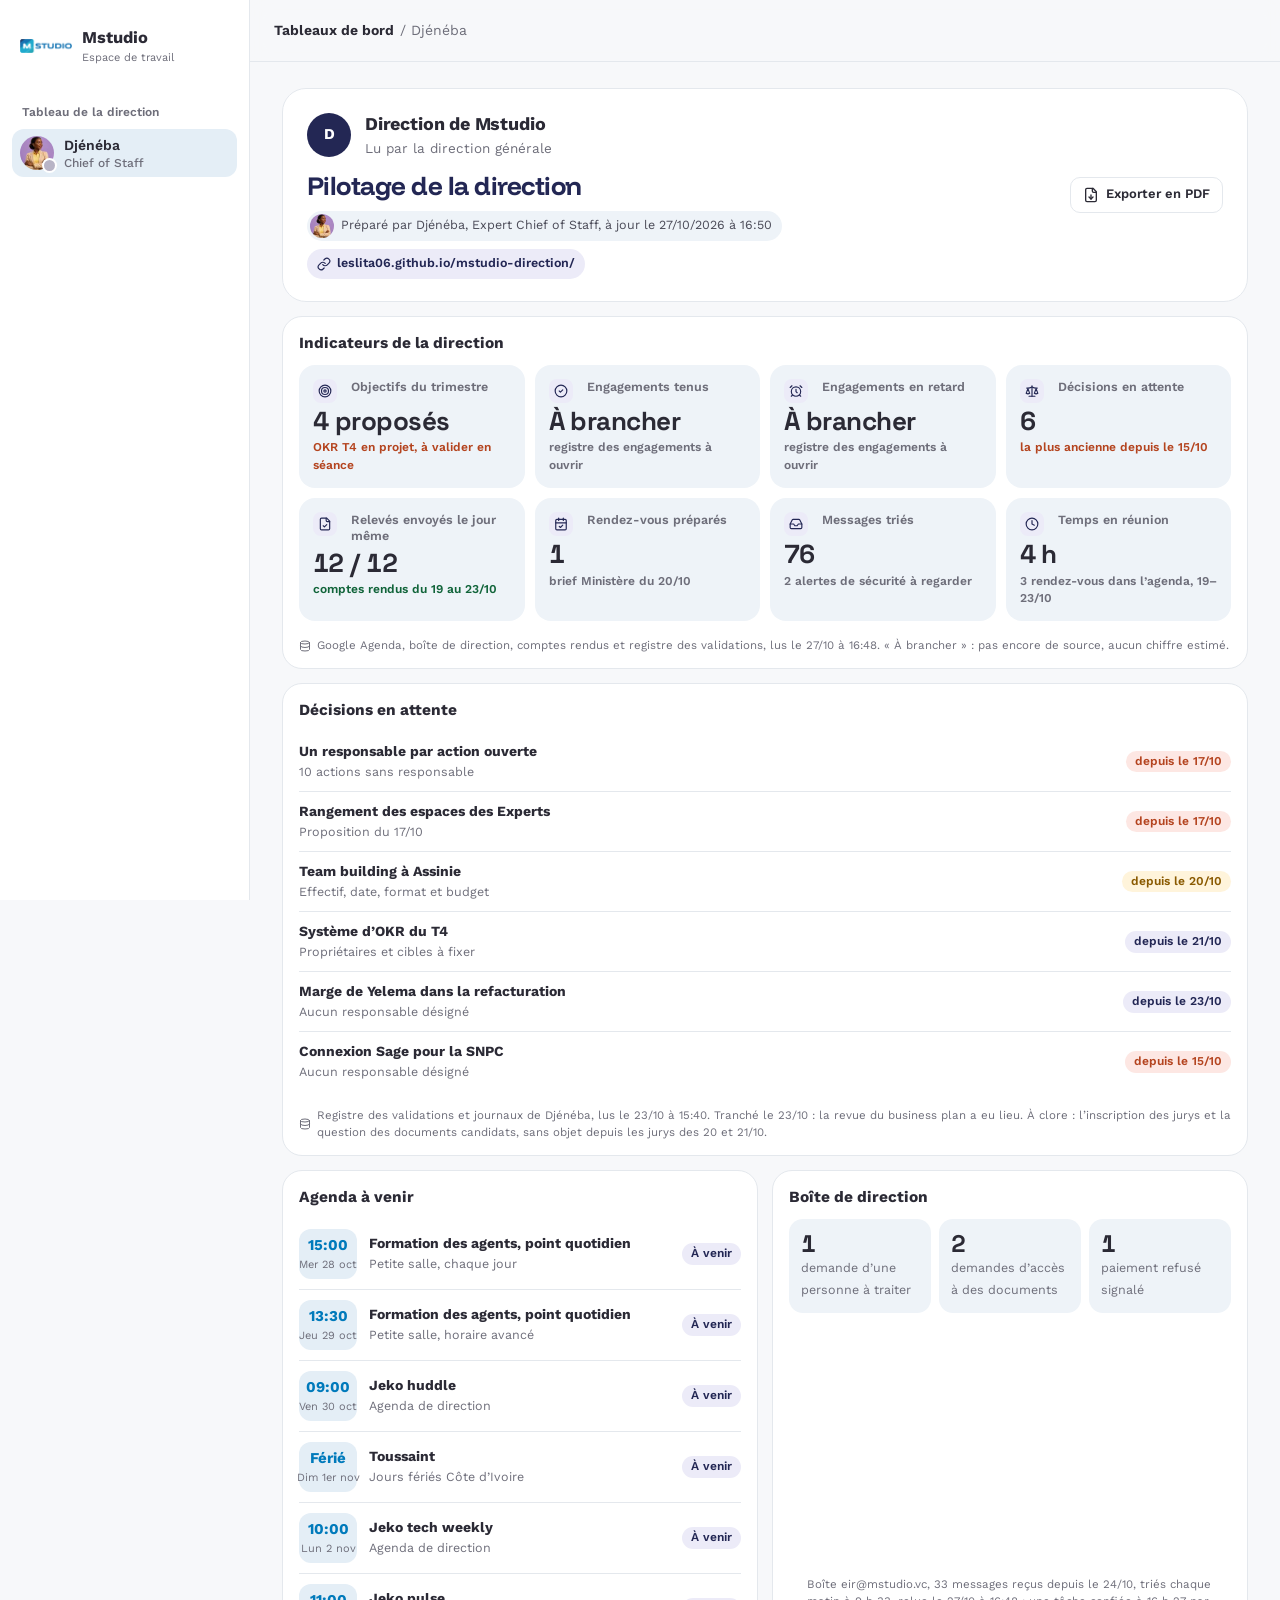
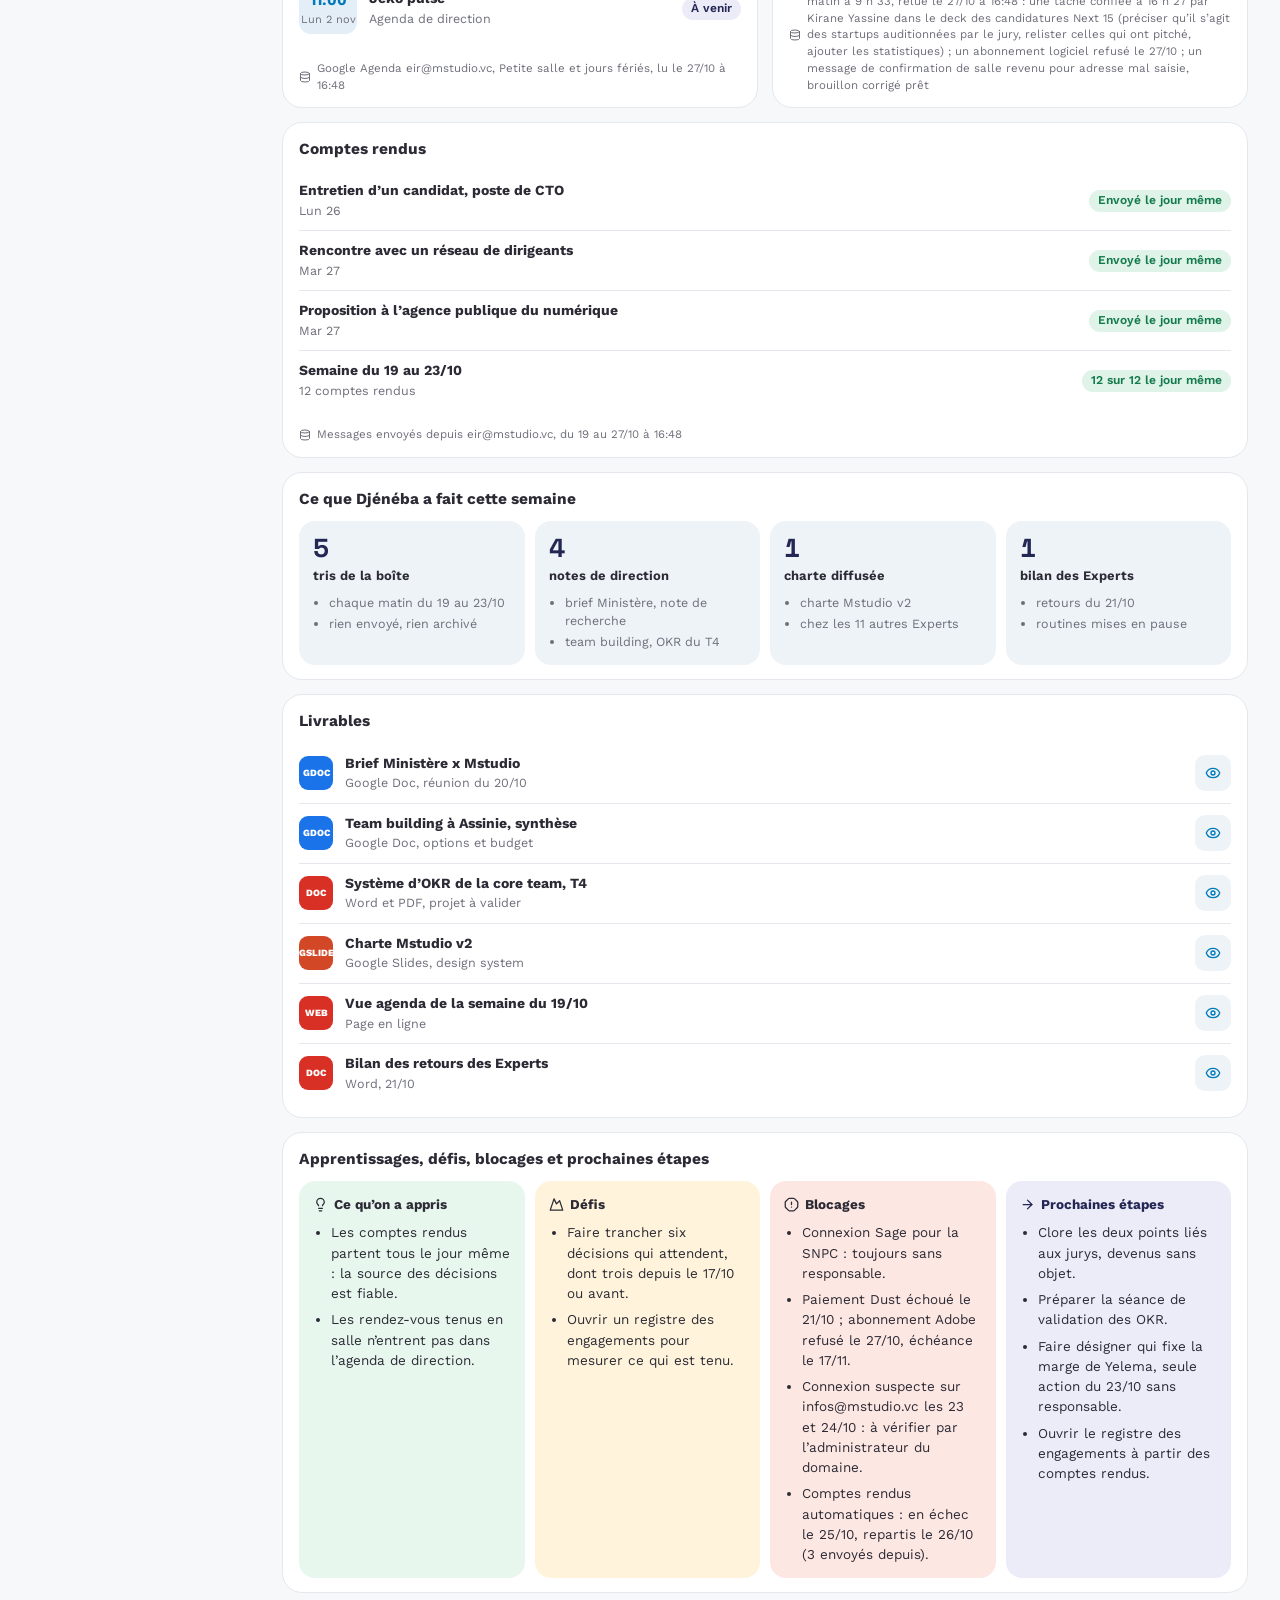
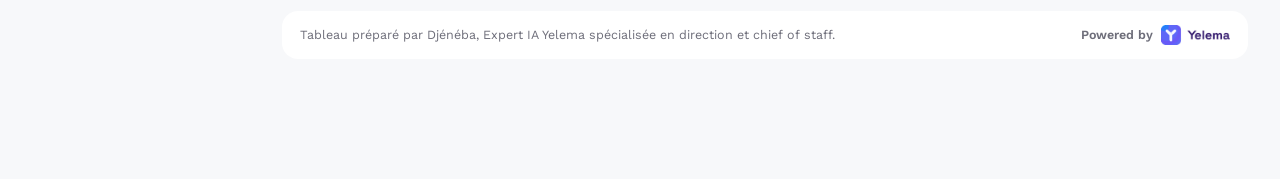
<file: tableau-direction/index.html>
<!doctype html><html lang="fr"><head><meta charset="utf-8"><meta name="viewport" content="width=device-width,initial-scale=1"><meta name="robots" content="noindex"><title>Pilotage de la direction · Mstudio</title>
<link rel="preconnect" href="https://fonts.googleapis.com">
<link rel="preconnect" href="https://fonts.gstatic.com" crossorigin>
<link href="https://fonts.googleapis.com/css2?family=Funnel+Display:wght@600;700&family=Work+Sans:wght@400;500;600;700&family=Space+Grotesk:wght@500;600;700&display=swap" rel="stylesheet">
<link rel="stylesheet" href="../style.min.css">
<link rel="stylesheet" href="../direction-extra.css">
<style>[data-brand]{--brand:#007ABB;--brand-ink:#232754;--ink:#2B2A35;--ink-2:#4A4A57;--ink-3:#6E6E7A;--bg:#F7F8FA;--soft:#EEF3F8;--soft-2:#E4EEF6;--line:#E4E8ED;--f-ui:"Work Sans",system-ui,sans-serif;--f-num:"Space Grotesk",var(--f-ui)}h1{font-family:"Funnel Display",var(--f-ui);color:#232754}.mlogo img,.org .lg{height:30px;width:auto}.lva{display:contents;color:inherit;text-decoration:none}.tdm-lv a:hover b{text-decoration:underline}</style></head><body data-brand="yelema" data-lien="leslita06.github.io/mstudio-direction/"><svg style="display:none" xmlns="http://www.w3.org/2000/svg">
<symbol id="i0" viewBox="0 0 24 24" fill="none" stroke="currentColor" stroke-width="2" stroke-linecap="round" stroke-linejoin="round"><path d="M10 13a5 5 0 0 0 7.54.54l3-3a5 5 0 0 0-7.07-7.07l-1.72 1.71"/><path d="M14 11a5 5 0 0 0-7.54-.54l-3 3a5 5 0 0 0 7.07 7.07l1.71-1.71"/></symbol>
<symbol id="i1" viewBox="0 0 24 24" fill="none" stroke="currentColor" stroke-width="2" stroke-linecap="round" stroke-linejoin="round"><path d="M15 2H6a2 2 0 0 0-2 2v16a2 2 0 0 0 2 2h12a2 2 0 0 0 2-2V7Z"/><path d="M14 2v4a2 2 0 0 0 2 2h4"/><path d="M12 18v-6"/><path d="m9 15 3 3 3-3"/></symbol>
<symbol id="i2" viewBox="0 0 24 24" fill="none" stroke="currentColor" stroke-width="2" stroke-linecap="round" stroke-linejoin="round"><circle cx="12" cy="12" r="10"/><circle cx="12" cy="12" r="6"/><circle cx="12" cy="12" r="2"/></symbol>
<symbol id="i3" viewBox="0 0 24 24" fill="none" stroke="currentColor" stroke-width="2" stroke-linecap="round" stroke-linejoin="round"><circle cx="12" cy="12" r="10"/><path d="m9 12 2 2 4-4"/></symbol>
<symbol id="i4" viewBox="0 0 24 24" fill="none" stroke="currentColor" stroke-width="2" stroke-linecap="round" stroke-linejoin="round"><circle cx="12" cy="13" r="8"/><path d="M12 9v4l2 2"/><path d="M5 3 2 6"/><path d="m22 6-3-3"/><path d="M6.38 18.7 4 21"/><path d="M17.64 18.67 20 21"/></symbol>
<symbol id="i5" viewBox="0 0 24 24" fill="none" stroke="currentColor" stroke-width="2" stroke-linecap="round" stroke-linejoin="round"><path d="m16 16 3-8 3 8c-.87.65-1.92 1-3 1s-2.13-.35-3-1Z"/><path d="m2 16 3-8 3 8c-.87.65-1.92 1-3 1s-2.13-.35-3-1Z"/><path d="M7 21h10"/><path d="M12 3v18"/><path d="M3 7h2c2 0 5-1 7-2 2 1 5 2 7 2h2"/></symbol>
<symbol id="i6" viewBox="0 0 24 24" fill="none" stroke="currentColor" stroke-width="2" stroke-linecap="round" stroke-linejoin="round"><path d="M15 2H6a2 2 0 0 0-2 2v16a2 2 0 0 0 2 2h12a2 2 0 0 0 2-2V7Z"/><path d="M14 2v4a2 2 0 0 0 2 2h4"/><path d="m9 15 2 2 4-4"/></symbol>
<symbol id="i7" viewBox="0 0 24 24" fill="none" stroke="currentColor" stroke-width="2" stroke-linecap="round" stroke-linejoin="round"><path d="M8 2v4"/><path d="M16 2v4"/><rect width="18" height="18" x="3" y="4" rx="2"/><path d="M3 10h18"/><path d="m9 16 2 2 4-4"/></symbol>
<symbol id="i8" viewBox="0 0 24 24" fill="none" stroke="currentColor" stroke-width="2" stroke-linecap="round" stroke-linejoin="round"><polyline points="22 12 16 12 14 15 10 15 8 12 2 12"/><path d="M5.45 5.11 2 12v6a2 2 0 0 0 2 2h16a2 2 0 0 0 2-2v-6l-3.45-6.89A2 2 0 0 0 16.76 4H7.24a2 2 0 0 0-1.79 1.11z"/></symbol>
<symbol id="i9" viewBox="0 0 24 24" fill="none" stroke="currentColor" stroke-width="2" stroke-linecap="round" stroke-linejoin="round"><circle cx="12" cy="12" r="10"/><polyline points="12 6 12 12 16 14"/></symbol>
<symbol id="i10" viewBox="0 0 24 24" fill="none" stroke="currentColor" stroke-width="2" stroke-linecap="round" stroke-linejoin="round"><ellipse cx="12" cy="5" rx="9" ry="3"/><path d="M3 5V19A9 3 0 0 0 21 19V5"/><path d="M3 12A9 3 0 0 0 21 12"/></symbol>
<symbol id="i11" viewBox="0 0 24 24" fill="none" stroke="currentColor" stroke-width="2" stroke-linecap="round" stroke-linejoin="round"><path d="M2.062 12.348a1 1 0 0 1 0-.696 10.75 10.75 0 0 1 19.876 0 1 1 0 0 1 0 .696 10.75 10.75 0 0 1-19.876 0"/><circle cx="12" cy="12" r="3"/></symbol>
<symbol id="i12" viewBox="0 0 24 24" fill="none" stroke="currentColor" stroke-width="2" stroke-linecap="round" stroke-linejoin="round"><path d="M15 14c.2-1 .7-1.7 1.5-2.5 1-.9 1.5-2.2 1.5-3.5A6 6 0 0 0 6 8c0 1 .2 2.2 1.5 3.5.7.7 1.3 1.5 1.5 2.5"/><path d="M9 18h6"/><path d="M10 22h4"/></symbol>
<symbol id="i13" viewBox="0 0 24 24" fill="none" stroke="currentColor" stroke-width="2" stroke-linecap="round" stroke-linejoin="round"><path d="m8 3 4 8 5-5 5 15H2L8 3z"/></symbol>
<symbol id="i14" viewBox="0 0 24 24" fill="none" stroke="currentColor" stroke-width="2" stroke-linecap="round" stroke-linejoin="round"><path d="M12 16h.01"/><path d="M12 8v4"/><path d="M15.312 2a2 2 0 0 1 1.414.586l4.688 4.688A2 2 0 0 1 22 8.688v6.624a2 2 0 0 1-.586 1.414l-4.688 4.688a2 2 0 0 1-1.414.586H8.688a2 2 0 0 1-1.414-.586l-4.688-4.688A2 2 0 0 1 2 15.312V8.688a2 2 0 0 1 .586-1.414l4.688-4.688A2 2 0 0 1 8.688 2z"/></symbol>
<symbol id="i15" viewBox="0 0 24 24" fill="none" stroke="currentColor" stroke-width="2" stroke-linecap="round" stroke-linejoin="round"><path d="M5 12h14"/><path d="m12 5 7 7-7 7"/></symbol></svg><div class="app">
<aside class="sb"><div class="orgw"><a class="org" href="index.html"><img class="lg" src="../assets/logo-mstudio.png" alt="Mstudio"><div><b>Mstudio</b><span>Espace de travail</span></div></a></div><div class="lb">Tableau de la direction</div><a class="mt on" href="index.html"><span class="p"><img src="../img/djeneba.jpg" alt=""><i class="idle"></i></span><span class="grow"><span class="ell" style="display:block">Djénéba</span><small class="ell">Chief of Staff</small></span></a></aside>
<main style="min-width:0"><header class="top"><a class="mlogo" href="index.html"><img src="../assets/logo-mstudio.png" alt="Mstudio"></a><div class="crumb grow"><b>Tableaux de bord</b><span class="mute3">/ Djénéba</span></div></header><div class="page">
<section class="tdm-head"><div class="tdm-who"><div class="tdm-id"><span style="display:inline-flex;align-items:center;justify-content:center;width:44px;height:44px;border-radius:50%;background:#232754;color:#fff;font-weight:700">D</span><span class="tdm-nm"><b>Direction de Mstudio</b><span>Lu par la direction générale</span></span></div><h1>Pilotage de la direction</h1><div class="tdm-meta"><span class="tdm-xp"><img src="../img/djeneba.jpg" alt=""> Préparé par Djénéba, Expert Chief of Staff, à jour le 27/10/2026 à 16:50</span><button class="tdm-lnk" data-copylink type="button" aria-label="Copier le lien du tableau"><svg class="i s" aria-hidden="true"><use href="#i0"/></svg><span>leslita06.github.io/mstudio-direction/</span></button></div></div><div class="tdm-act"><button class="btn o sm" type="button" data-pdf><svg class="i s" aria-hidden="true"><use href="#i1"/></svg> Exporter en PDF</button></div></section>
<section class="mwg2">
<article class="mw wide full" data-ty="Indicateurs de la direction"><header><h4>Indicateurs de la direction</h4></header><div class="kks" style="--kc:4">
<div class="kk"><span><i class="kki"><svg class="i s" aria-hidden="true"><use href="#i2"/></svg></i>Objectifs du trimestre</span><b class="num">4 proposés</b><small class="warn">OKR T4 en projet, à valider en séance</small></div>
<div class="kk"><span><i class="kki"><svg class="i s" aria-hidden="true"><use href="#i3"/></svg></i>Engagements tenus</span><b class="num">À brancher</b><small class="">registre des engagements à ouvrir</small></div>
<div class="kk"><span><i class="kki"><svg class="i s" aria-hidden="true"><use href="#i4"/></svg></i>Engagements en retard</span><b class="num">À brancher</b><small class="">registre des engagements à ouvrir</small></div>
<div class="kk"><span><i class="kki"><svg class="i s" aria-hidden="true"><use href="#i5"/></svg></i>Décisions en attente</span><b class="num">6</b><small class="warn">la plus ancienne depuis le 15/10</small></div>
<div class="kk"><span><i class="kki"><svg class="i s" aria-hidden="true"><use href="#i6"/></svg></i>Relevés envoyés le jour même</span><b class="num">12 / 12</b><small class="up">comptes rendus du 19 au 23/10</small></div>
<div class="kk"><span><i class="kki"><svg class="i s" aria-hidden="true"><use href="#i7"/></svg></i>Rendez-vous préparés</span><b class="num">1</b><small class="">brief Ministère du 20/10</small></div>
<div class="kk"><span><i class="kki"><svg class="i s" aria-hidden="true"><use href="#i8"/></svg></i>Messages triés</span><b class="num">76</b><small class="">2 alertes de sécurité à regarder</small></div>
<div class="kk"><span><i class="kki"><svg class="i s" aria-hidden="true"><use href="#i9"/></svg></i>Temps en réunion</span><b class="num">4 h</b><small class="">3 rendez-vous dans l’agenda, 19–23/10</small></div></div>
<p class="tdm-src"><svg class="i s" aria-hidden="true"><use href="#i10"/></svg> Google Agenda, boîte de direction, comptes rendus et registre des validations, lus le 27/10 à 16:48. « À brancher » : pas encore de source, aucun chiffre estimé.</p></article>
<article class="mw wide" data-ty="Décisions en attente"><header><h4>Décisions en attente</h4></header><ul class="wcr">
<li><span class="grow"><b>Un responsable par action ouverte</b><small>10 actions sans responsable</small></span><span class="pill late">depuis le 17/10</span></li>
<li><span class="grow"><b>Rangement des espaces des Experts</b><small>Proposition du 17/10</small></span><span class="pill late">depuis le 17/10</span></li>
<li><span class="grow"><b>Team building à Assinie</b><small>Effectif, date, format et budget</small></span><span class="pill mid">depuis le 20/10</span></li>
<li><span class="grow"><b>Système d’OKR du T4</b><small>Propriétaires et cibles à fixer</small></span><span class="pill br">depuis le 21/10</span></li>
<li><span class="grow"><b>Marge de Yelema dans la refacturation</b><small>Aucun responsable désigné</small></span><span class="pill br">depuis le 23/10</span></li>
<li><span class="grow"><b>Connexion Sage pour la SNPC</b><small>Aucun responsable désigné</small></span><span class="pill late">depuis le 15/10</span></li></ul>
<p class="tdm-src"><svg class="i s" aria-hidden="true"><use href="#i10"/></svg> Registre des validations et journaux de Djénéba, lus le 23/10 à 15:40. Tranché le 23/10 : la revue du business plan a eu lieu. À clore : l’inscription des jurys et la question des documents candidats, sans objet depuis les jurys des 20 et 21/10.</p></article>
<article class="mw" data-ty="Agenda à venir"><header><h4>Agenda à venir</h4></header><ul class="wag"><li class="ag"><span class="agt"><b>15:00</b><small>Mer 28 oct</small></span><span class="grow"><b>Formation des agents, point quotidien</b><small>Petite salle, chaque jour</small></span><span class="pill br">À venir</span></li><li class="ag"><span class="agt"><b>13:30</b><small>Jeu 29 oct</small></span><span class="grow"><b>Formation des agents, point quotidien</b><small>Petite salle, horaire avancé</small></span><span class="pill br">À venir</span></li><li class="ag"><span class="agt"><b>09:00</b><small>Ven 30 oct</small></span><span class="grow"><b>Jeko huddle</b><small>Agenda de direction</small></span><span class="pill br">À venir</span></li><li class="ag"><span class="agt"><b>Férié</b><small>Dim 1er nov</small></span><span class="grow"><b>Toussaint</b><small>Jours fériés Côte d’Ivoire</small></span><span class="pill br">À venir</span></li><li class="ag"><span class="agt"><b>10:00</b><small>Lun 2 nov</small></span><span class="grow"><b>Jeko tech weekly</b><small>Agenda de direction</small></span><span class="pill br">À venir</span></li><li class="ag"><span class="agt"><b>11:00</b><small>Lun 2 nov</small></span><span class="grow"><b>Jeko pulse</b><small>Agenda de direction</small></span><span class="pill br">À venir</span></li></ul>
<p class="tdm-src"><svg class="i s" aria-hidden="true"><use href="#i10"/></svg> Google Agenda eir@mstudio.vc, Petite salle et jours fériés, lu le 27/10 à 16:48</p></article>
<article class="mw" data-ty="Boîte de direction"><header><h4>Boîte de direction</h4></header><div class="wtri"><div><b class="num">1</b><span>demande d’une personne à traiter</span></div><div><b class="num">2</b><span>demandes d’accès à des documents</span></div><div><b class="num">1</b><span>paiement refusé signalé</span></div></div>
<p class="tdm-src"><svg class="i s" aria-hidden="true"><use href="#i10"/></svg> Boîte eir@mstudio.vc, 33 messages reçus depuis le 24/10, triés chaque matin à 9 h 33, relue le 27/10 à 16:48 : une tâche confiée à 16 h 27 par Kirane Yassine dans le deck des candidatures Next 15 (préciser qu’il s’agit des startups auditionnées par le jury, relister celles qui ont pitché, ajouter les statistiques) ; un abonnement logiciel refusé le 27/10 ; un message de confirmation de salle revenu pour adresse mal saisie, brouillon corrigé prêt</p></article>
<article class="mw wide" data-ty="Comptes rendus de la semaine"><header><h4>Comptes rendus</h4></header><ul class="wcr">
<li><span class="grow"><b>Entretien d’un candidat, poste de CTO</b><small>Lun 26</small></span><span class="pill ok">Envoyé le jour même</span></li>
<li><span class="grow"><b>Rencontre avec un réseau de dirigeants</b><small>Mar 27</small></span><span class="pill ok">Envoyé le jour même</span></li>
<li><span class="grow"><b>Proposition à l’agence publique du numérique</b><small>Mar 27</small></span><span class="pill ok">Envoyé le jour même</span></li>
<li><span class="grow"><b>Semaine du 19 au 23/10</b><small>12 comptes rendus</small></span><span class="pill ok">12 sur 12 le jour même</span></li></ul>
<p class="tdm-src"><svg class="i s" aria-hidden="true"><use href="#i10"/></svg> Messages envoyés depuis eir@mstudio.vc, du 19 au 27/10 à 16:48</p></article>
<article class="mw wide full" data-ty="Ce que Djénéba a fait cette semaine"><header><h4>Ce que Djénéba a fait cette semaine</h4></header><div class="tdm-done">
<div class="tdm-dn"><b class="num">5</b><span>tris de la boîte</span><ul>
<li>chaque matin du 19 au 23/10</li>
<li>rien envoyé, rien archivé</li></ul></div>
<div class="tdm-dn"><b class="num">4</b><span>notes de direction</span><ul>
<li>brief Ministère, note de recherche</li>
<li>team building, OKR du T4</li></ul></div>
<div class="tdm-dn"><b class="num">1</b><span>charte diffusée</span><ul>
<li>charte Mstudio v2</li>
<li>chez les 11 autres Experts</li></ul></div>
<div class="tdm-dn"><b class="num">1</b><span>bilan des Experts</span><ul>
<li>retours du 21/10</li>
<li>routines mises en pause</li></ul></div></div></article>
<article class="mw wide" data-ty="Livrables"><header><h4>Livrables</h4></header><ul class="tdm-lv">
<li><a href="https://docs.google.com/document/d/1bUcI3WAMHjA5oIv2S8HnZj9hLyOLDvfxpor06GkWnLs/edit" target="_blank" rel="noopener" class="lva"><span class="tdm-f g">GDOC</span><span class="grow"><b>Brief Ministère x Mstudio</b><small>Google Doc, réunion du 20/10</small></span><span class="tdm-go"><svg class="i s" aria-hidden="true"><use href="#i11"/></svg></span></a></li>
<li><a href="https://docs.google.com/document/d/1aY6nwA_9jK3sx0iMGOx6V4D1iGcN10mBio78Okw9z1w/edit" target="_blank" rel="noopener" class="lva"><span class="tdm-f g">GDOC</span><span class="grow"><b>Team building à Assinie, synthèse</b><small>Google Doc, options et budget</small></span><span class="tdm-go"><svg class="i s" aria-hidden="true"><use href="#i11"/></svg></span></a></li>
<li><span class="tdm-f ">DOC</span><span class="grow"><b>Système d’OKR de la core team, T4</b><small>Word et PDF, projet à valider</small></span><span class="tdm-go"><svg class="i s" aria-hidden="true"><use href="#i11"/></svg></span></li>
<li><a href="https://docs.google.com/presentation/d/1hmbbdybaNluBtElexHZ54DAV-eslKGTBodB1kE00ksY/edit" target="_blank" rel="noopener" class="lva"><span class="tdm-f p">GSLIDES</span><span class="grow"><b>Charte Mstudio v2</b><small>Google Slides, design system</small></span><span class="tdm-go"><svg class="i s" aria-hidden="true"><use href="#i11"/></svg></span></a></li>
<li><a href="https://leslita06.github.io/mstudio-direction/agenda-19-octobre/" target="_blank" rel="noopener" class="lva"><span class="tdm-f ">WEB</span><span class="grow"><b>Vue agenda de la semaine du 19/10</b><small>Page en ligne</small></span><span class="tdm-go"><svg class="i s" aria-hidden="true"><use href="#i11"/></svg></span></a></li>
<li><span class="tdm-f ">DOC</span><span class="grow"><b>Bilan des retours des Experts</b><small>Word, 21/10</small></span><span class="tdm-go"><svg class="i s" aria-hidden="true"><use href="#i11"/></svg></span></li></ul></article>
<article class="mw wide full" data-ty="Apprentissages, défis, blocages et prochaines étapes"><header><h4>Apprentissages, défis, blocages et prochaines étapes</h4></header>
<div class="lrns l4">
<div class="lrn a"><h5><svg class="i s" aria-hidden="true"><use href="#i12"/></svg> Ce qu’on a appris</h5><ul>
<li>Les comptes rendus partent tous le jour même : la source des décisions est fiable.</li>
<li>Les rendez-vous tenus en salle n’entrent pas dans l’agenda de direction.</li></ul></div>
<div class="lrn d"><h5><svg class="i s" aria-hidden="true"><use href="#i13"/></svg> Défis</h5><ul>
<li>Faire trancher six décisions qui attendent, dont trois depuis le 17/10 ou avant.</li>
<li>Ouvrir un registre des engagements pour mesurer ce qui est tenu.</li></ul></div>
<div class="lrn b"><h5><svg class="i s" aria-hidden="true"><use href="#i14"/></svg> Blocages</h5><ul>
<li>Connexion Sage pour la SNPC : toujours sans responsable.</li>
<li>Paiement Dust échoué le 21/10 ; abonnement Adobe refusé le 27/10, échéance le 17/11.</li>
<li>Connexion suspecte sur infos@mstudio.vc les 23 et 24/10 : à vérifier par l’administrateur du domaine.</li>
<li>Comptes rendus automatiques : en échec le 25/10, repartis le 26/10 (3 envoyés depuis).</li></ul></div>
<div class="lrn n"><h5><svg class="i s" aria-hidden="true"><use href="#i15"/></svg> Prochaines étapes</h5><ul>
<li>Clore les deux points liés aux jurys, devenus sans objet.</li>
<li>Préparer la séance de validation des OKR.</li>
<li>Faire désigner qui fixe la marge de Yelema, seule action du 23/10 sans responsable.</li>
<li>Ouvrir le registre des engagements à partir des comptes rendus.</li></ul></div></div></article></section>
<a class="tbsig" href="https://leslita06.github.io/yelema-site-preview/" target="_blank" rel="noopener"><span>Tableau préparé par Djénéba, Expert IA Yelema spécialisée en direction et chief of staff.</span><span class="pby2">Powered by <img src="../img/yelema_long.png" alt="Yelema"></span></a></div></main></div><div class="toast" id="tdm-toast" role="status"></div>
<script>var t=document.getElementById("tdm-toast");document.querySelectorAll("[data-pdf]").forEach(function(b){b.onclick=function(){window.print()}});document.querySelectorAll("[data-copylink]").forEach(function(b){b.onclick=function(){try{navigator.clipboard.writeText("https://leslita06.github.io/mstudio-direction/")}catch(e){}t.textContent="Lien copié";t.classList.add("on");setTimeout(function(){t.classList.remove("on")},2000)}});</script></body></html>
</file>
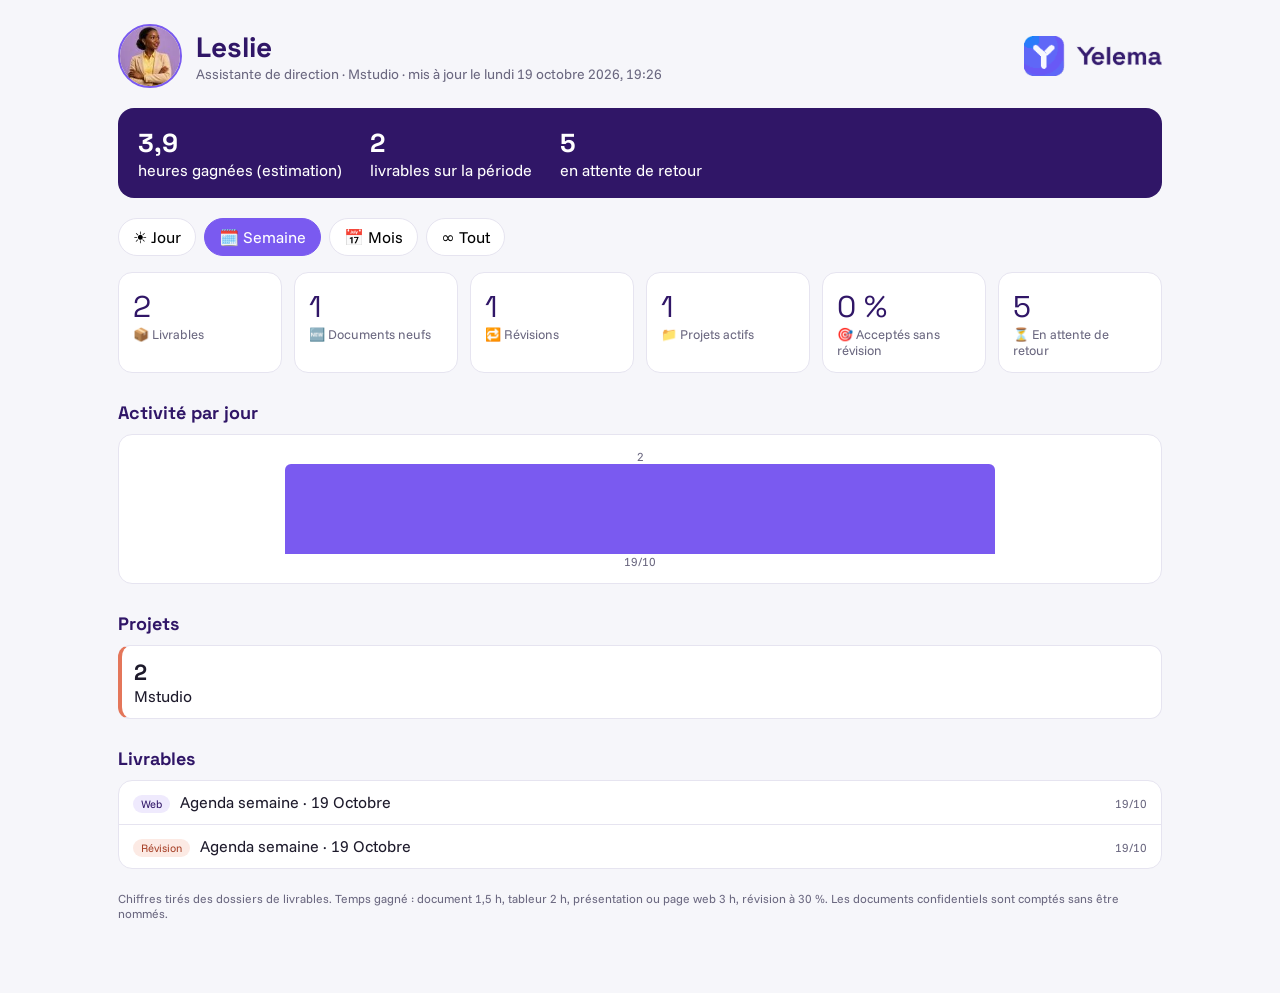
<file: tableau-expert/index.html>
<!doctype html><html lang="fr"><head><meta charset="utf-8">
<meta name="viewport" content="width=device-width,initial-scale=1"><meta name="robots" content="noindex">
<title>Tableau de bord · Leslie</title>
<link href="https://fonts.googleapis.com/css2?family=Funnel+Sans:wght@400;600;700&family=Space+Grotesk:wght@600;700&display=swap" rel="stylesheet">
<style>
:root{--brand:#301667;--brand2:#7A5AF0;--accent:#E4765A;--bg:#F6F6FA;--card:#fff;--ink:#1d1a2b;--mute:#6b6880;--line:#e6e4f0}
*{box-sizing:border-box}body{margin:0;background:var(--bg);color:var(--ink);font-family:'Funnel Sans',system-ui,sans-serif}
.wrap{max-width:1080px;margin:0 auto;padding:24px 18px 60px}
header{display:flex;align-items:center;gap:16px;justify-content:space-between;flex-wrap:wrap}
.who{display:flex;align-items:center;gap:14px}.who img{width:64px;height:64px;border-radius:50%;object-fit:cover;border:2px solid var(--brand2)}
h1{font-family:'Space Grotesk';margin:0;font-size:28px;color:var(--brand)}.sub{color:var(--mute);font-size:14px}
.logo{height:40px}
.gain{margin:20px 0;background:var(--brand);color:#fff;border-radius:16px;padding:18px 20px;display:flex;gap:28px;flex-wrap:wrap}
.gain b{font-family:'Space Grotesk';font-size:26px;display:block}
.filters{display:flex;gap:8px;flex-wrap:wrap;margin:8px 0 16px}
.filters button{border:1px solid var(--line);background:#fff;border-radius:999px;padding:8px 14px;font:inherit;cursor:pointer}
.filters button.on{background:var(--brand2);color:#fff;border-color:var(--brand2)}
.kpis{display:grid;grid-template-columns:repeat(auto-fit,minmax(150px,1fr));gap:12px}
.kpi{background:var(--card);border:1px solid var(--line);border-radius:14px;padding:14px}
.kpi .v{font-family:'Space Grotesk';font-size:30px;color:var(--brand)}.kpi .l{color:var(--mute);font-size:13px}
h2{font-family:'Space Grotesk';color:var(--brand);font-size:18px;margin:28px 0 10px}
.bars{display:flex;align-items:flex-end;gap:10px;height:150px;background:#fff;border:1px solid var(--line);border-radius:14px;padding:14px}
.bar{flex:1;display:flex;flex-direction:column;align-items:center;justify-content:flex-end;height:100%;font-size:12px;color:var(--mute)}
.bar i{display:block;width:70%;background:var(--brand2);border-radius:6px 6px 0 0}
.projs{display:grid;grid-template-columns:repeat(auto-fit,minmax(180px,1fr));gap:10px}
.proj{background:#fff;border:1px solid var(--line);border-left:4px solid var(--accent);border-radius:12px;padding:12px}
.proj b{font-size:22px;font-family:'Space Grotesk'}
ul.list{list-style:none;padding:0;margin:0;background:#fff;border:1px solid var(--line);border-radius:14px}
ul.list li{padding:11px 14px;border-bottom:1px solid var(--line);display:flex;gap:10px;align-items:baseline}
ul.list li:last-child{border:0}.tag{font-size:11px;padding:2px 8px;border-radius:999px;background:#efeafd;color:var(--brand)}
.tag.rev{background:#fcEAE4;color:#A8432A}.date{margin-left:auto;color:var(--mute);font-size:12px;white-space:nowrap}
.note{color:var(--mute);font-size:12px;margin-top:22px}
@media(max-width:480px){h1{font-size:22px}.logo{height:30px}}
</style></head><body><div class="wrap">
<header><div class="who"><img src="../img/djeneba.jpg" alt="Leslie"><div><h1>Leslie</h1>
<div class="sub">Assistante de direction · Mstudio · mis à jour le lundi 19 octobre 2026, 19:26</div></div></div>
<img class="logo" src="../img/yelema_long.png" alt="Yelema"></header>
<div class="gain"><div><b id="h">–</b>heures gagnées (estimation)</div><div><b id="lpj">–</b>livrables sur la période</div><div><b>5</b>en attente de retour</div></div>
<div class="filters" id="f"><button data-p="jour">☀️ Jour</button><button data-p="semaine" class="on">🗓️ Semaine</button><button data-p="mois">📅 Mois</button><button data-p="tout">∞ Tout</button></div>
<div class="kpis"><div class="kpi"><div class="v" id="k1"></div><div class="l">📦 Livrables</div></div>
<div class="kpi"><div class="v" id="k2"></div><div class="l">🆕 Documents neufs</div></div>
<div class="kpi"><div class="v" id="k3"></div><div class="l">🔁 Révisions</div></div>
<div class="kpi"><div class="v" id="k4"></div><div class="l">📁 Projets actifs</div></div>
<div class="kpi"><div class="v" id="k5"></div><div class="l">🎯 Acceptés sans révision</div></div>
<div class="kpi"><div class="v">5</div><div class="l">⏳ En attente de retour</div></div></div>
<h2>Activité par jour</h2><div class="bars" id="bars"></div>
<h2>Projets</h2><div class="projs" id="projs"></div>
<h2>Livrables</h2><ul class="list" id="list"></ul>
<p class="note">Chiffres tirés des dossiers de livrables. Temps gagné : document 1,5 h, tableur 2 h, présentation ou page web 3 h, révision à 30 %. Les documents confidentiels sont comptés sans être nommés.</p>
</div><script>
const D=[{"p":"Flot","t":"Deck · Flot","d":"2026-10-15","k":"Présentation","r":false,"c":false},{"p":"Flot","t":"Design system · Flot","d":"2026-10-15","k":"Document","r":false,"c":false},{"p":"Jeko","t":"Deck · Jeko","d":"2026-10-15","k":"Présentation","r":false,"c":false},{"p":"Jeko","t":"Design system · Jeko","d":"2026-10-15","k":"Document","r":false,"c":false},{"p":"JuryIvoireTech","t":"Presentations","d":"2026-10-18","k":"Document","r":false,"c":false},{"p":"JuryIvoireTech","t":"Presentations","d":"2026-10-18","k":"Document","r":true,"c":false},{"p":"LinkedIn","t":"🔒 Document confidentiel","d":"2026-10-18","k":"Document","r":false,"c":true},{"p":"Mstudio","t":"Agenda semaine · 19 Octobre","d":"2026-10-19","k":"Web","r":false,"c":false},{"p":"Mstudio","t":"Agenda semaine · 19 Octobre","d":"2026-10-19","k":"Web","r":true,"c":false},{"p":"Mstudio","t":"Grille decision · Stand Salon Epargne","d":"2026-10-16","k":"Document","r":false,"c":false},{"p":"Mstudio","t":"Grille decision · Stand Salon Epargne","d":"2026-10-17","k":"Document","r":true,"c":false},{"p":"Mstudio","t":"Positionnement · Why How What Mstudio Yelema","d":"2026-10-16","k":"Document","r":false,"c":false},{"p":"Mstudio","t":"Tableau direction · Mstudio","d":"2026-10-15","k":"Web","r":false,"c":false},{"p":"Mstudio","t":"Tableau direction · Mstudio","d":"2026-10-15","k":"Web","r":true,"c":false},{"p":"Mstudio","t":"Tableau semaine · 19 Octobre","d":"2026-10-17","k":"Web","r":false,"c":false},{"p":"Mstudio","t":"Tableau semaine · 19 Octobre","d":"2026-10-17","k":"Web","r":true,"c":false},{"p":"SNPC","t":"Bloc signature · Snpc","d":"2026-10-16","k":"Document","r":false,"c":false},{"p":"SNPC","t":"Brief rdv · client","d":"2026-10-15","k":"Document","r":false,"c":false},{"p":"SNPC","t":"Brief reunion · client 20 10","d":"2026-10-16","k":"Document","r":false,"c":false},{"p":"SNPC","t":"Briefing matin · 19 10","d":"2026-10-16","k":"Document","r":false,"c":false},{"p":"SNPC","t":"Briefing matin · Snpc","d":"2026-10-15","k":"Document","r":false,"c":false},{"p":"SNPC","t":"Courrier relance · client","d":"2026-10-15","k":"Document","r":false,"c":false},{"p":"SNPC","t":"Courriers officiels · Avocat Banque","d":"2026-10-16","k":"Document","r":false,"c":false},{"p":"SNPC","t":"Deck · Comite","d":"2026-10-15","k":"Présentation","r":false,"c":false},{"p":"SNPC","t":"Dossier comite · 22 10","d":"2026-10-16","k":"Document","r":false,"c":false},{"p":"SNPC","t":"Dossier deplacement · Bouake","d":"2026-10-15","k":"Document","r":false,"c":false},{"p":"SNPC","t":"Email absence · Snpc","d":"2026-10-16","k":"Document","r":false,"c":false},{"p":"SNPC","t":"Email creneaux · Snpc","d":"2026-10-15","k":"Document","r":false,"c":false},{"p":"SNPC","t":"Email decliner · Salon Batir","d":"2026-10-16","k":"Document","r":false,"c":false},{"p":"SNPC","t":"Email decliner · Salon Batir","d":"2026-10-16","k":"Document","r":true,"c":false},{"p":"SNPC","t":"Email demande rdv · client","d":"2026-10-15","k":"Document","r":false,"c":false},{"p":"SNPC","t":"Email relance · client","d":"2026-10-16","k":"Document","r":false,"c":false},{"p":"SNPC","t":"Email remerciement · client","d":"2026-10-16","k":"Document","r":false,"c":false},{"p":"SNPC","t":"Email report annulation · Snpc","d":"2026-10-15","k":"Document","r":false,"c":false},{"p":"SNPC","t":"Email transmission · client","d":"2026-10-16","k":"Document","r":false,"c":false},{"p":"SNPC","t":"Email transmission · client","d":"2026-10-16","k":"Document","r":true,"c":false},{"p":"SNPC","t":"🔒 Document confidentiel","d":"2026-10-15","k":"Document","r":false,"c":true},{"p":"SNPC","t":"Kanban · Demandes","d":"2026-10-16","k":"Tableur","r":false,"c":false},{"p":"SNPC","t":"Kit rdv · client","d":"2026-10-15","k":"Document","r":false,"c":false},{"p":"SNPC","t":"Kit rdv · client","d":"2026-10-15","k":"Document","r":true,"c":false},{"p":"SNPC","t":"Note de service · Relance Impayes","d":"2026-10-16","k":"Document","r":false,"c":false},{"p":"SNPC","t":"Note preparation · Comite","d":"2026-10-15","k":"Document","r":false,"c":false},{"p":"SNPC","t":"One pager · Impayes","d":"2026-10-15","k":"Document","r":false,"c":false},{"p":"SNPC","t":"Ordre de mission · Recouvrement","d":"2026-10-16","k":"Document","r":false,"c":false},{"p":"SNPC","t":"Pack comite · 22 10","d":"2026-10-15","k":"Document","r":false,"c":false},{"p":"SNPC","t":"Point fin journee · Snpc","d":"2026-10-15","k":"Document","r":false,"c":false},{"p":"SNPC","t":"Radar hebdo · Snpc","d":"2026-10-15","k":"Document","r":false,"c":false},{"p":"SNPC","t":"Releve decisions et diffusion · Snpc","d":"2026-10-16","k":"Document","r":false,"c":false},{"p":"SNPC","t":"Releve decisions et diffusion · Snpc","d":"2026-10-16","k":"Document","r":true,"c":false},{"p":"SNPC","t":"Releve decisions · Recouvrement","d":"2026-10-15","k":"Document","r":false,"c":false},{"p":"SNPC","t":"Reponse email · client","d":"2026-10-15","k":"Document","r":false,"c":false},{"p":"SNPC","t":"Revue de presse · Snpc","d":"2026-10-15","k":"Document","r":false,"c":false},{"p":"SNPC","t":"Suivi engagements · Snpc","d":"2026-10-15","k":"Document","r":false,"c":false},{"p":"SNPC","t":"Tableau de bord · Direction","d":"2026-10-16","k":"Web","r":false,"c":false},{"p":"SNPC","t":"Tableau direction · Snpc","d":"2026-10-15","k":"Web","r":false,"c":false},{"p":"SNPC","t":"Tableur reference · Snpc","d":"2026-10-16","k":"Document","r":false,"c":false},{"p":"SNPC","t":"Tracker taches · Snpc","d":"2026-10-16","k":"Tableur","r":false,"c":false},{"p":"SNPC","t":"Whatsapp · client","d":"2026-10-15","k":"Document","r":false,"c":false},{"p":"Suivi","t":"Vue projets suspens relances","d":"2026-10-17","k":"Document","r":false,"c":false},{"p":"Veille-VC","t":"🔒 Document confidentiel","d":"2026-10-18","k":"Document","r":false,"c":true},{"p":"Veille-VC","t":"🔒 Document confidentiel","d":"2026-10-18","k":"Document","r":false,"c":true},{"p":"Veille-VC","t":"Top5 fonds VC afrique francophone 2026","d":"2026-10-18","k":"Document","r":false,"c":false},{"p":"Veille-financements","t":"Subventions agritech afrique","d":"2026-10-18","k":"Tableur","r":false,"c":false},{"p":"Yelema","t":"Profil · Djeneba","d":"2026-10-14","k":"Document","r":false,"c":false}];const T=new Date('2026-10-19');
const mon=new Date(T);mon.setDate(T.getDate()-((T.getDay()+6)%7));
const B={"Web":3,"Présentation":3,"Tableur":2,"Document":1.5};
function ok(d,p){const x=new Date(d);if(p=='jour')return d=='2026-10-19';if(p=='semaine')return x>=mon&&x<=T;if(p=='mois')return x.getMonth()==T.getMonth()&&x.getFullYear()==T.getFullYear();return true}
function draw(p){const s=D.filter(i=>ok(i.d,p));const n=s.filter(i=>!i.r);
const revT=new Set(D.filter(i=>i.r).map(i=>i.p+i.t));
k1.textContent=s.length;k2.textContent=n.length;k3.textContent=s.length-n.length;
k4.textContent=new Set(s.map(i=>i.p)).size;
k5.textContent=n.length?Math.round(100*n.filter(i=>!revT.has(i.p+i.t)).length/n.length)+' %':'–';
h.textContent=s.reduce((a,i)=>a+B[i.k]*(i.r?.3:1),0).toLocaleString('fr-FR',{maximumFractionDigits:1});lpj.textContent=s.length;
const c={};s.forEach(i=>c[i.d]=(c[i.d]||0)+1);const ks=Object.keys(c).sort().slice(-10);const mx=Math.max(1,...Object.values(c));
bars.innerHTML=ks.map(k=>`<div class="bar"><span>${c[k]}</span><i style="height:${100*c[k]/mx}%"></i><span>${k.slice(8)}/${k.slice(5,7)}</span></div>`).join('')||'<span class="sub">Rien sur la période</span>';
const pc={};s.forEach(i=>pc[i.p]=(pc[i.p]||0)+1);
projs.innerHTML=Object.entries(pc).sort((a,b)=>b[1]-a[1]).map(([k,v])=>`<div class="proj"><b>${v}</b><div>${k}</div></div>`).join('');
list.innerHTML=s.slice().sort((a,b)=>b.d.localeCompare(a.d)).map(i=>`<li><span class="tag ${i.r?'rev':''}">${i.r?'Révision':i.k}</span>${i.t}<span class="date">${i.d.slice(8)}/${i.d.slice(5,7)}</span></li>`).join('');}
f.onclick=e=>{if(!e.target.dataset.p)return;[...f.children].forEach(b=>b.classList.toggle('on',b==e.target));draw(e.target.dataset.p)};draw('semaine');
</script></body></html>
</file>
<file: direction-extra.css>
.pill.ok{background:var(--ok-pale);color:var(--ok)}.pill.mid{background:#FFF4DB;color:#8A5A00}.pill.late{background:#FDE7E3;color:#B4441F}.wag,.wcr{list-style:none;margin:0;padding:0;display:flex;flex-direction:column}.wag li,.wcr li{display:flex;align-items:center;gap:12px;padding:10px 0;border-bottom:1px solid var(--line)}.wag li:last-child,.wcr li:last-child{border-bottom:0}.wag .grow b,.wcr .grow b{display:block;font-size:14px;line-height:1.35}.wag .grow small,.wcr .grow small{display:block;font-size:12.5px;color:var(--ink-3);margin-top:2px}.wag .grow,.wcr .grow{min-width:0}.wtri{display:grid;grid-template-columns:repeat(3,minmax(0,1fr));gap:8px}.wtri>div{padding:12px;border-radius:14px;background:var(--soft)}.wtri b{display:block;font-size:24px;line-height:1.1}.wtri span{font-size:12.5px;color:var(--ink-3)}@media (max-width:700px){.wtri b{font-size:20px}}.kk small.up{color:#11643A}.kk small.warn{color:#B4441F}.tdm-f.g{background:#1A73E8}.tdm-lv .tdm-go{width:36px;height:36px;border-radius:10px;display:grid;place-items:center;background:var(--soft);color:var(--brand);flex:none}.tdm-lv .tdm-go svg{width:16px;height:16px}
@media (max-width:1100px){.mwg2>.mw.full{grid-column:1/-1}.mw .kks{grid-template-columns:repeat(auto-fit,minmax(140px,1fr))}}
</file>
<file: agenda-19-octobre/app.css>
/* Yelema, front client v3 (ordinateur d'abord). Deux habillages tirés des mêmes tokens :
   [data-brand="yelema"] couleurs Yelema + logo du client ; [data-brand="client"] couleurs du client. */
:root{
  --ease:cubic-bezier(.22,1,.36,1);
  --f-ui:"Funnel Sans",system-ui,-apple-system,"Segoe UI",sans-serif;
  --f-num:"Space Grotesk",var(--f-ui);
  --r-xl:22px; --r-l:18px; --r-m:12px;
  --z-bar:10; --z-dock:20;
}
[data-brand="yelema"]{
  --brand:#301667; --on-brand:#fff; --brand-ink:#301667; --accent:#E4765A; --accent-ink:#A8432A; --accent-pale:#FCEAE4;
  --link:#5B3FD0; --tint:#ECEBF8; --tint-2:#E0E1FF;
  --band:linear-gradient(105deg,#2E4EC4 0%,#5B4FE6 48%,#8D68FA 100%);
  --c1:#8D68FA; --c2:#2E4EC4; --c3:#E4765A; --c4:#C5C4FF; --c5:#301667; --c6:#B9B5CC;
  --bg:#F3F3F9; --surface:#fff; --line:rgba(48,22,103,.10);
  --ink:#17112B; --ink-2:#4A4563; --ink-3:#625D7C;
  --ok:#137A4B; --ok-pale:#DFF3E8; --ko:#B42318; --ko-pale:#FDE8E6;
}
[data-brand="client"]{
  --brand:#E50046; --on-brand:#fff; --brand-ink:#B30A3D; --accent:#FAB900; --accent-ink:#7A5200; --accent-pale:#FFF3D1;
  --link:#B30A3D; --tint:#FBEDEF; --tint-2:#FFE1E7;
  --band:linear-gradient(105deg,#B30A3D 0%,#E50046 60%,#F07E26 100%);
  --c1:#E50046; --c2:#FAB900; --c3:#671565; --c4:#61C3D9; --c5:#67B32E; --c6:#C9B9BD;
  --bg:#FAF6F6; --surface:#fff; --line:rgba(90,16,34,.10);
  --ink:#1F0E12; --ink-2:#55424A; --ink-3:#6E5A61;
  --ok:#137A4B; --ok-pale:#DFF3E8; --ko:#B42318; --ko-pale:#FDE8E6;
}
*{box-sizing:border-box;margin:0;padding:0}
body{font-family:var(--f-ui);font-size:15px;line-height:1.45;color:var(--ink);background:var(--bg);-webkit-font-smoothing:antialiased}
a{color:inherit;text-decoration:none}
button{font:inherit;color:inherit;background:none;border:0;cursor:pointer}
img{display:block;max-width:100%}
svg.i{width:20px;height:20px;flex:none;stroke-width:1.9}
svg.s{width:16px;height:16px}
h1,h2,h3{text-wrap:balance;line-height:1.15}
.num{font-family:var(--f-num);font-variant-numeric:tabular-nums;letter-spacing:-.02em}
.mute{color:var(--ink-2)}.mute3{color:var(--ink-3)}
.xs{font-size:12px}.sm{font-size:13px}
.row{display:flex;align-items:center;gap:8px}
.grow{flex:1;min-width:0}
.ell{white-space:nowrap;overflow:hidden;text-overflow:ellipsis}
:focus-visible{outline:2px solid var(--brand);outline-offset:2px;border-radius:8px}

/* Barre haute */
.bar{position:sticky;top:0;z-index:var(--z-bar);height:68px;display:flex;align-items:center;gap:18px;padding:0 24px;background:var(--surface);border-bottom:1px solid var(--line)}
.logo-c{display:flex;align-items:center;gap:10px;flex:none}
.logo-c img{width:42px;height:42px;object-fit:contain}
.logo-c b{font-size:15px;font-weight:650;display:block}
.logo-c span{font-size:11px;color:var(--ink-3);display:flex;align-items:center;gap:4px}
.logo-c span img{width:auto;height:12px}
.nav{display:flex;align-items:center;gap:4px;margin-left:18px}
.nav a{display:flex;align-items:center;gap:8px;height:44px;padding:0 12px;border-radius:12px;font-weight:600;font-size:14px;color:var(--ink-2);transition:background .2s var(--ease)}
.nav a:hover{background:var(--tint)}
.nav a.on{background:var(--tint);color:var(--brand-ink)}
.nav a img{width:28px;height:28px;border-radius:50%;object-fit:cover}
.nav .sep{width:1px;height:24px;background:var(--line);margin:0 6px}
.me{width:38px;height:38px;border-radius:50%;display:grid;place-items:center;color:#fff;font-weight:700;font-size:13px;flex:none}

/* Coquille : contenu + panneau de discussion */
.shell{display:grid;grid-template-columns:minmax(0,1fr) 380px;align-items:start}
.main{padding:26px 34px 56px;min-width:0;max-width:1180px;width:100%;margin:0 auto}
.aside{position:sticky;top:68px;height:calc(100vh - 68px);background:var(--surface);border-left:1px solid var(--line);display:flex;flex-direction:column}

/* Haut de page */
.hello{display:flex;align-items:flex-end;gap:16px}
.hello .date{font-size:13px;color:var(--ink-3)}
.hello h1{font-family:var(--f-num);font-size:34px;font-weight:600;letter-spacing:-.03em}
.brief{display:flex;gap:12px;align-items:center;margin-top:14px;padding:12px 14px;border-radius:var(--r-l);background:var(--surface);border:1px solid var(--line)}
.brief img{width:34px;height:34px;border-radius:50%;object-fit:cover;flex:none}
.brief p{font-size:15px}
.hl{background:var(--accent-pale);color:var(--accent-ink);border-radius:6px;padding:1px 6px;font-weight:600;white-space:nowrap}

/* Bandeau d'impact */
.impact{margin-top:16px;border-radius:var(--r-xl);background:var(--band);color:#fff;padding:20px 22px;display:grid;grid-template-columns:1.1fr 1.3fr 1fr;gap:18px;position:relative;overflow:hidden}
.impact::after{content:"";position:absolute;right:-60px;top:-80px;width:260px;height:260px;border-radius:50%;background:rgba(255,255,255,.08)}
.imp{display:flex;gap:14px;align-items:center;position:relative;z-index:1}
.imp .ic{width:48px;height:48px;border-radius:14px;background:rgba(255,255,255,.18);display:grid;place-items:center;flex:none}
.imp .v{font-family:var(--f-num);font-size:34px;font-weight:600;letter-spacing:-.03em;line-height:1}
.imp .l{font-size:13px;opacity:.92;margin-top:4px}
.imp .d{display:inline-flex;margin-top:6px;font-size:12px;font-weight:600;background:rgba(255,255,255,.18);border-radius:999px;padding:2px 9px}
.people{display:flex;gap:3px;margin-top:6px}
.people svg{width:16px;height:16px;fill:#fff;stroke:none}
.people svg.half{opacity:.45}

/* Filtres */
.filters{margin-top:16px;display:flex;flex-wrap:wrap;gap:8px;align-items:center}
.seg{display:inline-flex;gap:2px;padding:3px;border-radius:12px;background:var(--surface);border:1px solid var(--line)}
.seg a{height:36px;padding:0 14px;display:flex;align-items:center;border-radius:9px;font-size:14px;font-weight:600;color:var(--ink-2)}
.seg a.on{background:var(--brand);color:var(--on-brand)}
.pick{height:42px;padding:0 14px;display:flex;align-items:center;gap:8px;border-radius:12px;background:var(--surface);border:1px solid var(--line);font-size:14px;color:var(--ink-2)}
.chips{display:flex;flex-wrap:wrap;gap:6px}
.chip{display:inline-flex;align-items:center;gap:5px;height:30px;padding:0 11px;border-radius:999px;font-size:13px;font-weight:600;background:var(--surface);border:1px solid var(--line);color:var(--ink-2);white-space:nowrap}
.chip.on{background:var(--tint);border-color:transparent;color:var(--brand-ink)}
.chip em{font-style:normal;color:var(--ink-3);font-weight:500}
.pill{display:inline-flex;align-items:center;gap:4px;font-size:12px;font-weight:600;border-radius:999px;padding:2px 9px;white-space:nowrap}
.pill.ok{background:var(--ok-pale);color:var(--ok)}.pill.ko{background:var(--ko-pale);color:var(--ko)}
.pill.ac{background:var(--accent-pale);color:var(--accent-ink)}.pill.br{background:var(--tint);color:var(--brand-ink)}

/* Cartes */
.card{background:var(--surface);border:1px solid var(--line);border-radius:var(--r-l);padding:18px}
.card h2{font-size:16px;font-weight:650;display:flex;align-items:center;gap:8px}
.card h2 .i{color:var(--brand-ink)}
.ch{display:flex;align-items:center;justify-content:space-between;gap:8px;margin-bottom:12px}
.g2{display:grid;grid-template-columns:1.55fr 1fr;gap:14px;margin-top:14px}
.g2e{display:grid;grid-template-columns:1fr 1fr;gap:14px;margin-top:14px}
.link{display:inline-flex;align-items:center;gap:4px;font-size:14px;font-weight:600;color:var(--link);min-height:36px}

/* Compteurs */
.kpis{display:grid;grid-template-columns:repeat(6,1fr);gap:12px;margin-top:14px}
.kpi{background:var(--surface);border:1px solid var(--line);border-radius:var(--r-l);padding:14px}
.kpi .ic{width:36px;height:36px;border-radius:10px;display:grid;place-items:center;background:var(--tint);color:var(--brand-ink)}
.kpi .v{font-family:var(--f-num);font-size:30px;font-weight:600;letter-spacing:-.03em;margin-top:10px;line-height:1;color:var(--brand-ink)}
.kpi .l{font-size:13px;color:var(--ink-2);margin-top:4px;min-height:36px}
.kpi.warn .ic{background:var(--accent-pale);color:var(--accent-ink)}
.kpi.warn .v{color:var(--accent-ink)}

/* En direct */
.live{background:#120C22;color:#fff;border-radius:var(--r-l);overflow:hidden;display:flex;flex-direction:column}
.live .scr{height:190px;position:relative;background:#0B0716}
.live .scr .tb{position:absolute;top:0;left:0;right:0;display:flex;gap:6px;align-items:center;padding:9px 12px}
.live .scr .tb i{width:8px;height:8px;border-radius:50%}
.live .scr .tb span{font-size:11px;color:#BDB7D6;margin-left:6px}
.canvas{position:absolute;inset:32px 14px 0;border-radius:10px 10px 0 0;background:#F1EFF8;display:flex;gap:12px;padding:12px}
.poster{border-radius:6px;background:linear-gradient(170deg,var(--c5) 0 62%,var(--c1) 62%);color:#fff;padding:10px;display:flex;flex-direction:column;position:relative;overflow:hidden}
[data-brand="client"] .poster{background:linear-gradient(170deg,#E00040 0 62%,#F8B400 62%)}
.poster b{font-family:var(--f-num);letter-spacing:.08em;font-size:10px}
.poster .p1{font-family:var(--f-num);font-weight:700;font-size:18px;line-height:1.05;margin-top:6px}
.poster .p2{font-family:var(--f-num);font-weight:700;font-size:28px;line-height:1;margin-top:auto}
.tools{flex:1;display:flex;flex-direction:column;gap:7px}
.tools i{display:block;height:9px;border-radius:3px;background:#DAD6EA}
.tools i.k1{height:24px;background:var(--c1)}.tools i.k2{height:24px;background:var(--c2)}
.cursor{position:absolute;width:16px;height:16px;left:40%;top:52%;animation:cur 4.5s var(--ease) infinite}
@keyframes cur{0%,100%{transform:translate(0,0)}30%{transform:translate(-40px,16px)}60%{transform:translate(26px,-12px)}}
.live .lb{padding:14px 16px;display:flex;flex-direction:column;gap:10px}
.live .who{display:flex;gap:10px;align-items:center}
.live .who img{width:36px;height:36px;border-radius:50%;object-fit:cover;box-shadow:0 0 0 2px #fff}
.prog{height:4px;border-radius:4px;background:rgba(255,255,255,.18);overflow:hidden}
.prog i{display:block;height:100%;border-radius:4px;background:#fff}
.dot{width:8px;height:8px;border-radius:50%;background:#3DDC84;flex:none;position:relative}
.dot::after{content:"";position:absolute;inset:-4px;border-radius:50%;border:2px solid #3DDC84;opacity:0;animation:ping 2s var(--ease) infinite}
@keyframes ping{0%{transform:scale(.6);opacity:.8}100%{transform:scale(1.6);opacity:0}}
.dot.idle{background:#A9A2C8}.dot.idle::after{display:none}

/* À valider */
.val{display:flex;align-items:center;gap:12px;padding:10px;border-radius:var(--r-m);background:var(--bg);min-height:64px}
.val+.val{margin-top:8px}
.val .th{width:46px;height:46px;border-radius:9px;flex:none;overflow:hidden}
.val .th.doc{display:grid;place-items:center;background:var(--tint);color:var(--brand-ink)}
.val b{display:block;font-size:14px;font-weight:600}
.btn{display:inline-flex;align-items:center;justify-content:center;gap:7px;min-height:44px;padding:0 16px;border-radius:12px;font-weight:600;font-size:14px;white-space:nowrap;transition:transform .15s var(--ease),filter .2s var(--ease)}
.btn:hover{filter:brightness(1.06)}
.btn:active{transform:scale(.98)}
.btn.p{background:var(--brand);color:var(--on-brand)}
.btn.g{background:var(--tint);color:var(--brand-ink)}
.btn.w{background:#fff;color:var(--brand-ink)}

/* Graphiques */
.chart{width:100%;height:auto;display:block}
.legend{display:flex;flex-wrap:wrap;gap:14px;margin-top:10px;font-size:13px;color:var(--ink-2)}
.legend i{display:inline-block;width:10px;height:10px;border-radius:3px;margin-right:6px;vertical-align:-1px}
.donut{display:flex;align-items:center;gap:20px}
.donut ul{list-style:none;display:flex;flex-direction:column;gap:7px;font-size:13px}
.donut li{display:flex;align-items:center;gap:8px}
.donut li i{width:10px;height:10px;border-radius:50%}
.donut li b{font-weight:600}

/* Projets */
.projs{display:grid;grid-template-columns:repeat(5,1fr);gap:10px}
.proj{border:1px solid var(--line);border-radius:var(--r-m);padding:12px}
.proj .v{font-family:var(--f-num);font-size:24px;font-weight:600;margin-top:2px;color:var(--brand-ink)}
.proj .bar2{height:6px;border-radius:6px;background:var(--tint);margin:8px 0;overflow:hidden}
.proj .bar2 i{display:block;height:100%;border-radius:6px;background:var(--brand)}

/* Livrables */
.dl{display:flex;gap:12px;align-items:center;padding:11px 0}
.dl+.dl{border-top:1px solid var(--line)}
.dl .ic{width:40px;height:40px;border-radius:10px;background:var(--tint);display:grid;place-items:center;color:var(--brand-ink);flex:none}
.dl b{display:block;font-weight:600;font-size:14px}
.fmt{display:inline-flex;gap:4px;margin-top:4px}
.fmt span{font-size:11px;font-weight:700;padding:1px 6px;border-radius:5px;background:var(--bg);border:1px solid var(--line);color:var(--ink-2)}

/* Équipe */
.team{display:grid;grid-template-columns:repeat(4,1fr);gap:14px;margin-top:12px}
.worker{position:relative;border-radius:var(--r-xl);overflow:hidden;background:var(--surface);border:1px solid var(--line);display:flex;flex-direction:column;transition:transform .25s var(--ease)}
.worker:hover{transform:translateY(-2px)}
.worker .ph{position:relative;aspect-ratio:4/4.2;color:#fff;isolation:isolate}
.worker .ph img{position:absolute;inset:0;width:100%;height:100%;object-fit:cover;z-index:-2}
.worker .ph::after{content:"";position:absolute;inset:0;z-index:-1;background:linear-gradient(180deg,rgba(10,6,20,0) 45%,rgba(10,6,20,.85) 100%)}
.worker .st{position:absolute;top:10px;left:10px}
.worker .st>span{display:inline-flex;align-items:center;gap:6px;font-size:12px;font-weight:600;background:rgba(10,6,20,.62);border-radius:999px;padding:5px 10px}
.worker .nm{position:absolute;left:14px;right:14px;bottom:12px}
.worker h3{font-family:var(--f-num);font-size:22px;font-weight:600;letter-spacing:-.02em}
.worker .rl{font-size:13px;color:#ECE8F7}
.worker .stats{display:grid;grid-template-columns:1fr 1fr;padding:12px 14px;gap:8px}
.worker .stats b{font-family:var(--f-num);font-size:20px;font-weight:600;display:block;color:var(--brand-ink)}
.worker .stats span{font-size:12px;color:var(--ink-3)}
.worker .pair{display:flex;align-items:center;gap:8px;padding:10px 14px;border-top:1px solid var(--line);font-size:13px;color:var(--ink-2)}
.av{width:26px;height:26px;border-radius:50%;display:grid;place-items:center;font-size:10px;font-weight:700;color:#fff;flex:none}
.add{border:1.5px dashed var(--line);border-radius:var(--r-xl);display:flex;flex-direction:column;align-items:center;justify-content:center;gap:10px;text-align:center;padding:18px;background:var(--surface);color:var(--ink-2)}
.add .faces{display:flex}.add .faces img{width:44px;height:44px;border-radius:50%;object-fit:cover;box-shadow:0 0 0 2px var(--surface)}
.add .faces img+img{margin-left:-12px}
.add b{color:var(--ink);font-size:15px}

/* En-tête d'expert */
.xhero{display:flex;align-items:center;gap:18px;padding:18px;border-radius:var(--r-xl);background:var(--surface);border:1px solid var(--line);position:relative;overflow:hidden}
.xhero::before{content:"";position:absolute;left:0;right:0;top:0;height:4px;background:var(--band)}
.xhero .pp{width:92px;height:92px;border-radius:50%;object-fit:cover;box-shadow:0 0 0 3px var(--surface),0 0 0 5px var(--c1);flex:none}
.xhero h1{font-family:var(--f-num);font-size:34px;font-weight:600;letter-spacing:-.03em;color:var(--brand-ink)}
.xhero .acts{display:flex;gap:8px;flex-wrap:wrap;justify-content:flex-end}
.ib{width:44px;height:44px;border-radius:12px;display:grid;place-items:center;background:var(--tint);color:var(--brand-ink);flex:none}

/* Discussion (panneau) */
.ah{display:flex;align-items:center;gap:10px;height:66px;padding:0 16px;border-bottom:1px solid var(--line);flex:none}
.ah .ava{position:relative}.ah .ava img{width:40px;height:40px;border-radius:50%;object-fit:cover}
.ah .ava .dot{position:absolute;right:0;bottom:1px;box-shadow:0 0 0 2px var(--surface)}
.ah b{font-weight:650}
.thread{flex:1;overflow:auto;padding:16px;display:flex;flex-direction:column;gap:10px}
.day{align-self:center;font-size:12px;color:var(--ink-3)}
.msg{max-width:90%;font-size:14.5px;line-height:1.45}
.msg.lui{align-self:flex-start}.msg.moi{align-self:flex-end}
.msg .bub{padding:10px 13px;border-radius:16px}
.msg.lui .bub{background:var(--bg);border-bottom-left-radius:5px}
.msg.moi .bub{background:var(--brand);color:var(--on-brand);border-bottom-right-radius:5px}
.msg time{display:block;font-size:11px;color:var(--ink-3);margin-top:3px;padding:0 4px}
.msg.moi time{text-align:right}
.deliv{margin-top:8px;border-radius:14px;overflow:hidden;border:1px solid var(--line);background:var(--surface)}
.deliv .poster{aspect-ratio:16/9;border-radius:0;padding:14px}
.deliv .poster .p1{font-size:22px}.deliv .poster .p2{font-size:36px}
.deliv .m{padding:10px 12px;display:flex;align-items:center;gap:8px}
.deliv .a{display:grid;grid-template-columns:1fr auto;gap:8px;padding:0 12px 12px}
.steps{margin-top:8px;border-radius:10px;background:var(--surface);border:1px solid var(--line);font-size:13px}
.steps summary{list-style:none;display:flex;align-items:center;gap:8px;padding:9px 11px;min-height:40px;cursor:pointer;font-weight:600;color:var(--ink-2)}
.steps summary::-webkit-details-marker{display:none}
.steps ol{list-style:none;padding:0 11px 10px;display:flex;flex-direction:column;gap:5px;color:var(--ink-2)}
.steps li{display:flex;gap:7px;align-items:center}.steps li svg{color:var(--ok)}
.typing{display:inline-flex;gap:4px;padding:11px 13px;background:var(--bg);border-radius:16px 16px 16px 5px}
.typing i{width:6px;height:6px;border-radius:50%;background:var(--ink-3);animation:ty 1.2s infinite}
.typing i:nth-child(2){animation-delay:.15s}.typing i:nth-child(3){animation-delay:.3s}
@keyframes ty{0%,60%,100%{opacity:.3;transform:none}30%{opacity:1;transform:translateY(-3px)}}
.comp{padding:10px 14px 14px;flex:none}
.sugg{display:flex;gap:6px;overflow-x:auto;scrollbar-width:none;margin-bottom:8px}
.sugg::-webkit-scrollbar{display:none}
.sugg span{flex:none;font-size:13px;font-weight:600;padding:7px 11px;border-radius:999px;border:1px solid var(--line);color:var(--ink)}
.inp{display:flex;align-items:center;gap:6px;border-radius:24px;background:var(--bg);padding:4px;border:1px solid var(--line)}
.inp .ph{flex:1;color:var(--ink-3);padding:0 8px;font-size:14.5px}
.mic{width:42px;height:42px;border-radius:50%;background:var(--brand);color:var(--on-brand);display:grid;place-items:center;flex:none}
.inp .ib{background:transparent;width:40px;height:40px}

/* Page de choix A / B */
.choose{max-width:1100px;margin:0 auto;padding:48px 24px}
.choose .opts{display:grid;grid-template-columns:1fr 1fr;gap:20px;margin-top:24px}
.choose a.o{display:block;border-radius:22px;overflow:hidden;background:#fff;border:1px solid rgba(0,0,0,.08)}
.choose a.o img{width:100%;aspect-ratio:16/10;object-fit:cover;object-position:top}
.choose a.o div{padding:16px 18px}

/* Téléphone et tablette : le panneau passe sous le contenu */
@media (max-width:1100px){
  .shell{grid-template-columns:1fr}
  .aside{position:static;height:auto;border-left:0;border-top:1px solid var(--line)}
  .thread{max-height:none}
  .kpis{grid-template-columns:repeat(3,1fr)}
  .projs{grid-template-columns:repeat(3,1fr)}
  .team{grid-template-columns:repeat(2,1fr)}
}
@media (max-width:760px){
  .bar{padding:0 14px;gap:10px}.nav{display:none}
  .main{padding:18px 16px 40px}
  .hello h1{font-size:28px}
  .impact{grid-template-columns:1fr;gap:14px}
  .g2,.g2e{grid-template-columns:1fr}
  .kpis{grid-template-columns:repeat(2,1fr)}
  .projs{grid-template-columns:repeat(2,1fr)}
  .xhero{flex-wrap:wrap}.xhero .acts{justify-content:flex-start}
  .choose .opts{grid-template-columns:1fr}
  .hide-m{display:none}
}
@media (prefers-reduced-motion:reduce){*,*::before,*::after{animation:none!important;transition:none!important}}
.g2>*,.g2e>*,.kpis>*,.projs>*,.team>*{min-width:0}
.val .btn{flex:none}
.card .ch{flex-wrap:wrap}
.pill{white-space:normal}
@media (max-width:760px){
  .team[style]{grid-template-columns:1fr 1fr!important}
  .worker .pair{flex-wrap:wrap;gap:6px}
  .impact[style]{grid-template-columns:1fr!important}
  .imp{flex-wrap:wrap}
  .hello{flex-wrap:wrap}
  .aside .thread{max-height:520px}
}

/* ============ v4 : équipe en tête, page expert à onglets, recrutement interactif, espace admin ============ */
.wrap{max-width:1240px;margin:0 auto;padding:26px 32px 140px}
.wrap.narrow{max-width:1100px}

/* Équipe en tête */
.teamhero{display:grid;grid-template-columns:repeat(4,1fr);gap:16px;margin-top:18px}
.mate{background:var(--surface);border:1px solid var(--line);border-radius:var(--r-xl);overflow:hidden;display:flex;flex-direction:column;transition:transform .25s var(--ease),box-shadow .25s var(--ease)}
.mate:hover{transform:translateY(-3px);box-shadow:0 18px 40px -24px rgba(23,17,43,.45)}
.mate .ph{position:relative;aspect-ratio:4/3.3;isolation:isolate;color:#fff;display:block}
.mate .ph img{position:absolute;inset:0;width:100%;height:100%;object-fit:cover;object-position:50% 22%;z-index:-2}
.mate .ph::after{content:"";position:absolute;inset:0;z-index:-1;background:linear-gradient(180deg,rgba(10,6,20,0) 50%,rgba(10,6,20,.8) 100%)}
.mate .st{position:absolute;top:12px;left:12px}
.mate .st>span{display:inline-flex;align-items:center;gap:6px;font-size:12px;font-weight:600;background:rgba(10,6,20,.62);border-radius:999px;padding:5px 10px}
.mate .ph .nm{position:absolute;left:16px;right:16px;bottom:12px}
.mate h3{font-family:var(--f-num);font-size:24px;font-weight:600;letter-spacing:-.02em}
.mate .rl{font-size:13px;color:#ECE8F7}
.mate .bd{padding:14px 16px;display:flex;flex-direction:column;gap:10px;flex:1}
.now{display:flex;gap:8px;align-items:flex-start;font-size:14px}
.now .dot{margin-top:6px}
.mini-prog{height:4px;border-radius:4px;background:var(--tint);overflow:hidden}
.mini-prog i{display:block;height:100%;background:var(--brand);border-radius:4px}
.duo{display:flex;align-items:center;gap:8px;font-size:13px;color:var(--ink-2)}
.duo .faces{display:flex}.duo .faces>*{box-shadow:0 0 0 2px var(--surface)}
.duo .faces>*+*{margin-left:-8px}
.duo .faces img{width:26px;height:26px;border-radius:50%;object-fit:cover}
.quick{display:flex;gap:6px;margin-top:auto;padding-top:4px}
.quick a{flex:1;height:40px;border-radius:11px;background:var(--tint);color:var(--brand-ink);display:flex;align-items:center;justify-content:center;gap:6px;font-size:13px;font-weight:600}
.quick a.p{background:var(--brand);color:var(--on-brand)}
.mate.add{border-style:dashed;align-items:center;justify-content:center;text-align:center;gap:12px;padding:24px;color:var(--ink-2)}
.mate.add .plus{width:56px;height:56px;border-radius:50%;background:var(--brand);color:var(--on-brand);display:grid;place-items:center}

/* Aujourd'hui */
.today{display:grid;grid-template-columns:1.25fr 1fr 1fr;gap:14px;margin-top:14px}
.wtile{background:var(--surface);border:1px solid var(--line);border-radius:var(--r-l);padding:16px;display:flex;flex-direction:column;gap:10px;min-width:0}
.wtile .t{display:flex;align-items:center;gap:8px;font-size:14px;font-weight:650}
.wtile .t .i{color:var(--brand-ink)}
.wtile .big{font-family:var(--f-num);font-size:34px;font-weight:600;letter-spacing:-.03em;line-height:1;color:var(--brand-ink)}
.wtile.imp{background:var(--band);color:#fff;border:0}
.wtile.imp .t .i,.wtile.imp .big{color:#fff}
.sect{display:flex;align-items:baseline;justify-content:space-between;margin-top:30px}
.sect h2{font-size:20px;font-weight:650;letter-spacing:-.01em}

/* Dock */
.dock{position:fixed;left:0;right:0;bottom:0;z-index:var(--z-dock);padding:12px 16px 18px;background:linear-gradient(180deg,transparent,var(--bg) 45%);pointer-events:none}
.dock .in{pointer-events:auto;max-width:720px;margin:0 auto;display:flex;align-items:center;gap:10px;background:#17112B;color:#fff;border-radius:30px;padding:6px 6px 6px 10px;box-shadow:0 16px 40px -14px rgba(23,17,43,.6)}
.dock .who{display:flex}.dock .who img{width:34px;height:34px;border-radius:50%;object-fit:cover;box-shadow:0 0 0 2px #17112B}
.dock .who img+img{margin-left:-10px}
.dock .ph{flex:1;color:#D6D1EC;font-size:15px}
.dock .mic{background:var(--accent);color:#17112B}
[data-brand="yelema"] .dock .mic{color:#fff}

/* Page expert */
.ws{display:grid;grid-template-columns:300px minmax(0,1fr);gap:20px;align-items:start}
.prof{position:sticky;top:88px;background:var(--surface);border:1px solid var(--line);border-radius:var(--r-xl);overflow:hidden}
.prof .ph{aspect-ratio:1/1;position:relative}
.prof .ph img{width:100%;height:100%;object-fit:cover}
.prof .bd{padding:16px;display:flex;flex-direction:column;gap:12px}
.prof h1{font-family:var(--f-num);font-size:28px;font-weight:600;letter-spacing:-.03em}
.prof .acts{display:grid;grid-template-columns:repeat(4,1fr);gap:6px}
.prof .acts a{display:flex;flex-direction:column;align-items:center;gap:5px;padding:10px 0;border-radius:12px;background:var(--tint);color:var(--brand-ink);font-size:12px;font-weight:600}
.prof .acts a.on{background:var(--brand);color:var(--on-brand)}
.kv{display:flex;flex-direction:column;gap:8px;font-size:13px}
.kv div{display:flex;justify-content:space-between;gap:8px}
.kv span{color:var(--ink-3)}
.tabs{display:flex;gap:4px;border-bottom:1px solid var(--line);margin-bottom:16px;overflow-x:auto;scrollbar-width:none}
.tabs a{height:46px;padding:0 14px;display:flex;align-items:center;gap:7px;font-size:14px;font-weight:600;color:var(--ink-2);border-bottom:2px solid transparent;white-space:nowrap}
.tabs a.on{color:var(--brand-ink);border-bottom-color:var(--brand)}
.tabs a .n{font-size:11px;background:var(--accent-pale);color:var(--accent-ink);border-radius:99px;padding:1px 7px}
.panel{display:none}.panel.on{display:block}
.chatbox{background:var(--surface);border:1px solid var(--line);border-radius:var(--r-xl);display:flex;flex-direction:column;min-height:640px}
.chatbox .thread{padding:22px 24px;gap:12px}
.chatbox .msg{max-width:72%}
.chatbox .comp{border-top:1px solid var(--line);padding:12px 16px 16px}

/* Boîte mail */
.mail{display:grid;grid-template-columns:minmax(0,1fr) minmax(0,1.2fr);background:var(--surface);border:1px solid var(--line);border-radius:var(--r-xl);overflow:hidden;min-height:560px}
.mail .lst{border-right:1px solid var(--line)}
.mail .it{display:flex;gap:12px;padding:14px 16px;border-bottom:1px solid var(--line)}
.mail .it.on{background:var(--tint)}
.mail .it .ic{width:36px;height:36px;border-radius:10px;display:grid;place-items:center;background:var(--bg);color:var(--brand-ink);flex:none}
.mail .rd{padding:22px 26px;display:flex;flex-direction:column;gap:12px}
.mail .rd h3{font-size:19px;font-weight:650}

/* Recrutement */
.mine{display:flex;gap:10px;align-items:center;flex-wrap:wrap;margin-top:14px;padding:12px 14px;border-radius:var(--r-l);background:var(--surface);border:1px solid var(--line)}
.mine .who{display:flex;align-items:center;gap:8px;padding:4px 12px 4px 4px;border-radius:99px;background:var(--tint);font-size:13px;font-weight:600}
.mine .who img{width:30px;height:30px;border-radius:50%;object-fit:cover}
.cat{display:grid;grid-template-columns:repeat(4,1fr);gap:16px;margin-top:16px}
.xcard{background:var(--surface);border:1px solid var(--line);border-radius:var(--r-xl);overflow:hidden;display:flex;flex-direction:column;cursor:pointer;transition:transform .25s var(--ease),box-shadow .25s var(--ease);text-align:left}
.xcard:hover{transform:translateY(-3px);box-shadow:0 18px 40px -24px rgba(23,17,43,.45)}
.xcard .ph{position:relative;aspect-ratio:4/3.4}
.xcard .ph img{width:100%;height:100%;object-fit:cover;object-position:50% 22%}
.badge{position:absolute;left:12px;bottom:-20px;width:44px;height:44px;border-radius:14px;background:var(--surface);box-shadow:0 6px 16px -6px rgba(23,17,43,.35);display:grid;place-items:center;color:var(--brand-ink)}
.xcard .bd{padding:28px 16px 16px;display:flex;flex-direction:column;gap:6px;flex:1}
.xcard h3{font-family:var(--f-num);font-size:20px;font-weight:600}
.xcard .ft{display:flex;align-items:center;justify-content:space-between;margin-top:auto;padding-top:8px}
.xcard.in-team{opacity:.6}
.chip[data-f]{cursor:pointer}
.drawer{position:fixed;inset:0;z-index:40;display:none}
.drawer.on{display:block}
.drawer .ov{position:absolute;inset:0;background:rgba(14,10,26,.45)}
.drawer .pn{position:absolute;top:0;right:0;bottom:0;width:min(460px,100%);background:var(--surface);overflow:auto;display:flex;flex-direction:column;animation:slide .3s var(--ease)}
@keyframes slide{from{transform:translateX(40px);opacity:0}to{transform:none;opacity:1}}
.drawer .ph{aspect-ratio:4/3;position:relative}
.drawer .ph img{width:100%;height:100%;object-fit:cover;object-position:50% 22%}
.drawer .bd{padding:20px;display:flex;flex-direction:column;gap:14px}
.drawer .x{position:absolute;top:12px;right:12px;background:rgba(14,10,26,.55);color:#fff}
.tasks{list-style:none;display:flex;flex-direction:column;gap:8px;font-size:14px}
.tasks li{display:flex;gap:8px;align-items:flex-start}.tasks li .i{color:var(--ok);margin-top:1px}
.done{display:none;padding:16px;border-radius:14px;background:var(--ok-pale);color:var(--ok);font-weight:600}

/* Espace admin */
.adm{display:grid;grid-template-columns:250px minmax(0,1fr);min-height:calc(100vh - 68px)}
.side{background:var(--surface);border-right:1px solid var(--line);padding:18px 12px;display:flex;flex-direction:column;gap:2px;position:sticky;top:68px;height:calc(100vh - 68px)}
.side .lb{font-size:11px;font-weight:700;color:var(--ink-3);padding:14px 12px 6px;letter-spacing:.02em}
.side a{display:flex;align-items:center;gap:10px;height:42px;padding:0 12px;border-radius:11px;font-size:14px;font-weight:600;color:var(--ink-2)}
.side a:hover{background:var(--tint)}
.side a.on{background:var(--tint);color:var(--brand-ink)}
.side .bottom{margin-top:auto}
.adm .main{max-width:1160px}
.tbl{width:100%;border-collapse:collapse;font-size:14px}
.tbl th{font-size:12px;font-weight:600;color:var(--ink-3);text-align:left;padding:10px 12px;border-bottom:1px solid var(--line)}
.tbl td{padding:12px;border-bottom:1px solid var(--line);vertical-align:middle}
.tbl tr:last-child td{border-bottom:0}
.tbl .who{display:flex;align-items:center;gap:10px}
.tbl .who img{width:36px;height:36px;border-radius:50%;object-fit:cover}
.sw{width:40px;height:24px;border-radius:99px;background:var(--brand);position:relative;display:inline-block;flex:none}
.sw::after{content:"";position:absolute;top:3px;right:3px;width:18px;height:18px;border-radius:50%;background:#fff}
.sw.off{background:#C9C5D8}.sw.off::after{right:auto;left:3px}
.stat4{display:grid;grid-template-columns:repeat(4,1fr);gap:12px;margin-top:16px}
.src{display:flex;align-items:center;gap:10px;padding:10px 0;border-top:1px solid var(--line);font-size:14px}
.src:first-child{border-top:0}
.src img{width:22px;height:22px}

@media (max-width:1100px){
  .teamhero,.cat{grid-template-columns:repeat(2,1fr)}
  .today{grid-template-columns:1fr 1fr}
  .ws{grid-template-columns:1fr}.prof{position:static}
  .adm{grid-template-columns:1fr}.side{position:static;height:auto;flex-direction:row;flex-wrap:wrap}.side .lb,.side .bottom{display:none}
  .stat4{grid-template-columns:repeat(2,1fr)}
}
@media (max-width:760px){
  .wrap{padding:18px 16px 130px}
  .teamhero{grid-template-columns:1fr 1fr;gap:10px}
  .mate .quick a span{display:none}
  .today{grid-template-columns:1fr}
  .cat{grid-template-columns:1fr 1fr;gap:10px}
  .mail{grid-template-columns:1fr}.mail .rd{display:none}
  .chatbox .msg{max-width:88%}
  .tbl{font-size:13px}.tbl .hide-m{display:none}
}

/* ============ v4 structure façon Delos : menu latéral fixe, espace d'un expert, connecteurs, réglages ============ */
:root{--sbw:250px;--z-pop:30;--z-modal:40}
[data-brand="yelema"]{--bg:#F6F6FA;--soft:#F1F0F7;--soft-2:#E9E8F3}
[data-brand="client"]{--bg:#FAF7F7;--soft:#F6F0F1;--soft-2:#EFE5E7}
body{background:var(--bg)}
.app{display:grid;grid-template-columns:var(--sbw) minmax(0,1fr);min-height:100vh}

/* Menu latéral */
.sb{position:sticky;top:0;height:100vh;background:var(--surface);border-right:1px solid var(--line);display:flex;flex-direction:column;padding:14px 12px;gap:2px;overflow:auto;scrollbar-width:thin}
.sb .org{display:flex;align-items:center;gap:10px;padding:6px 8px 14px}
.sb .org img{width:38px;height:38px;object-fit:contain;flex:none}
.sb .org b{font-size:15px;display:block}
.sb .org span{font-size:11px;color:var(--ink-3);display:flex;align-items:center;gap:4px}
.sb .org span img{width:auto;height:11px}
.sb a.it{display:flex;align-items:center;gap:10px;min-height:40px;padding:0 10px;border-radius:11px;font-size:14px;font-weight:600;color:var(--ink-2);transition:background .18s var(--ease)}
.sb a.it:hover{background:var(--soft)}
.sb a.it.on{background:var(--soft-2);color:var(--ink)}
.sb a.it .n{margin-left:auto;font-size:11px;font-weight:700;background:var(--accent);color:#fff;border-radius:99px;padding:1px 7px}
.sb .lb{display:flex;align-items:center;justify-content:space-between;font-size:12px;font-weight:600;color:var(--ink-3);padding:16px 10px 6px}
.sb .lb a{color:var(--ink-3);display:grid;place-items:center;width:28px;height:28px;border-radius:8px}
.sb .lb a:hover{background:var(--soft)}
.sb a.mt{display:flex;align-items:center;gap:10px;min-height:48px;padding:0 8px;border-radius:12px;font-size:14px;font-weight:600}
.sb a.mt:hover{background:var(--soft)}
.sb a.mt.on{background:var(--soft-2)}
.sb a.mt .p{position:relative;flex:none}
.sb a.mt .p img{width:34px;height:34px;border-radius:50%;object-fit:cover;object-position:50% 20%}
.sb a.mt .p i{position:absolute;right:-1px;bottom:-1px;width:11px;height:11px;border-radius:50%;background:var(--ok);box-shadow:0 0 0 2px var(--surface)}
.sb a.mt .p i.idle{background:#B8B4C6}
.sb a.mt small{display:block;font-size:12px;font-weight:500;color:var(--ink-3)}
.sb a.mt .tag{margin-left:auto;font-size:10.5px;font-weight:700;color:var(--accent-ink);background:var(--accent-pale);border-radius:99px;padding:2px 7px}
.sb a.add{color:var(--ink-3)}
.sb a.add .p{width:34px;height:34px;border-radius:50%;border:1.5px dashed var(--ink-3);display:grid;place-items:center}
.sb .foot{margin-top:auto;padding-top:12px;border-top:1px solid var(--line);display:flex;flex-direction:column;gap:2px}

/* Barre haute de la zone principale */
.top{position:sticky;top:0;z-index:var(--z-bar);height:62px;display:flex;align-items:center;gap:10px;padding:0 24px;background:color-mix(in srgb,var(--bg) 86%,transparent);backdrop-filter:blur(10px);border-bottom:1px solid var(--line)}
.top .crumb{font-size:14px;color:var(--ink-3);display:flex;align-items:center;gap:6px;min-width:0}
.top .crumb b{color:var(--ink);font-weight:650}
.tbtn{height:38px;padding:0 12px;border-radius:999px;border:1px solid var(--line);background:var(--surface);display:inline-flex;align-items:center;gap:7px;font-size:13px;font-weight:600;white-space:nowrap}
.tbtn.ico{width:40px;padding:0;justify-content:center;position:relative}
.tbtn .bdg{position:absolute;top:-4px;right:-4px;min-width:18px;height:18px;border-radius:99px;background:var(--ko);color:#fff;font-size:11px;font-weight:700;display:grid;place-items:center;padding:0 4px;box-shadow:0 0 0 2px var(--bg)}
.top .me{width:38px;height:38px}

/* Panneaux Ping et notifications */
.pop{position:fixed;top:70px;right:16px;z-index:var(--z-pop);width:min(380px,calc(100vw - 32px));max-height:calc(100vh - 90px);overflow:auto;background:var(--surface);border:1px solid var(--line);border-radius:22px;box-shadow:0 30px 60px -24px rgba(23,17,43,.35);display:none;padding:16px}
.pop.on{display:block;animation:popin .22s var(--ease)}
@keyframes popin{from{opacity:0;transform:translateY(-6px)}to{opacity:1;transform:none}}
.pop h3{font-size:17px;font-weight:650;display:flex;align-items:center;justify-content:space-between}
.pop .srch{display:flex;align-items:center;gap:8px;height:42px;margin:12px 0;padding:0 14px;border-radius:14px;background:var(--soft);color:var(--ink-3);font-size:14px}
.pop .seg2{display:flex;gap:2px;padding:3px;background:var(--soft);border-radius:12px;margin-bottom:8px}
.pop .seg2 span{flex:1;text-align:center;font-size:13px;font-weight:600;padding:6px 0;border-radius:9px;color:var(--ink-2)}
.pop .seg2 span.on{background:var(--surface);color:var(--ink)}
.cv{display:flex;gap:12px;align-items:center;padding:10px 6px;border-radius:12px}
.cv:hover{background:var(--soft)}
.cv .p{position:relative;flex:none}
.cv .p img,.cv .p .hash,.cv .p .av{width:42px;height:42px;border-radius:50%;object-fit:cover;object-position:50% 20%}
.cv .p .hash{display:grid;place-items:center;background:var(--soft-2);color:var(--ink-2);font-weight:700;font-size:18px}
.cv b{font-size:14px;display:flex;justify-content:space-between;gap:8px}
.cv b time{font-size:12px;font-weight:500;color:var(--ink-3)}
.cv p{font-size:13px;color:var(--ink-3);white-space:nowrap;overflow:hidden;text-overflow:ellipsis}
.cv.unread b::after{content:"";width:8px;height:8px;border-radius:50%;background:var(--accent);align-self:center;margin-left:auto}
.nt{display:flex;gap:12px;padding:12px 6px;border-top:1px solid var(--line)}
.nt:first-of-type{border-top:0}
.nt .ic{width:36px;height:36px;border-radius:12px;display:grid;place-items:center;background:var(--soft);color:var(--brand-ink);flex:none}
.nt b{font-size:14px;display:block}.nt span{font-size:13px;color:var(--ink-3)}

.page{padding:26px 32px 120px;max-width:1280px;width:100%;margin:0 auto;min-width:0}

/* Accueil : cartes d'équipe */
.crew{display:grid;grid-template-columns:repeat(3,minmax(0,1fr));gap:14px;margin-top:16px}
.cw{background:var(--surface);border:1px solid var(--line);border-radius:24px;padding:10px;display:flex;flex-direction:column;gap:8px;transition:box-shadow .25s var(--ease),transform .25s var(--ease)}
.cw:hover{transform:translateY(-2px);box-shadow:0 20px 40px -26px rgba(23,17,43,.45)}
.cw .hd{display:flex;gap:14px;align-items:center;background:var(--soft);border-radius:18px;padding:10px}
.cw .hd .p{position:relative;flex:none}
.cw .hd .p img{width:88px;height:96px;border-radius:14px;object-fit:cover;object-position:50% 18%}
.cw .hd .p i{position:absolute;right:-3px;bottom:-3px;width:14px;height:14px;border-radius:50%;background:var(--ok);box-shadow:0 0 0 3px var(--soft)}
.cw .hd .p i.idle{background:#B8B4C6}
.cw h3{font-size:20px;font-weight:650;display:flex;align-items:center;gap:4px;letter-spacing:-.01em}
.cw h3 .i{color:var(--ink-3)}
.cw .rl{font-size:14px;color:var(--ink-2)}
.cw .pair{display:flex;align-items:center;gap:7px;font-size:13px;color:var(--ink-2);margin-top:8px}
.cw .pair .faces{display:flex}.cw .pair .faces>*+*{margin-left:-7px}
.cw .pair .av{box-shadow:0 0 0 2px var(--soft)}
.cw .tag{display:inline-flex;align-items:center;gap:4px;font-size:11.5px;font-weight:700;color:var(--accent-ink);background:var(--accent-pale);border-radius:99px;padding:2px 8px;margin-left:6px}
.cw .acts{display:flex;flex-direction:column;padding:2px 8px}
.cw .act{display:flex;gap:10px;align-items:center;font-size:13.5px;color:var(--ink-2);min-height:32px}
.cw .act time{font-size:12px;color:var(--ink-3);width:38px;flex:none;font-variant-numeric:tabular-nums}
.cw .act .ok{color:var(--ok)}
.cw .act.cur{color:var(--ink);font-weight:600}
.cw .act.cur .dot{margin:0 4px}
.cw .bar2{display:flex;gap:6px;background:var(--soft);border-radius:16px;padding:6px}
.cw .bar2 a{flex:1;height:38px;border-radius:12px;display:flex;align-items:center;justify-content:center;gap:6px;font-size:13px;font-weight:600;background:var(--surface);color:var(--ink)}
.cw .bar2 a.p{background:var(--brand);color:var(--on-brand)}
.cw .bar2 a.ic{flex:0 0 42px}
.cw.grow{border-style:dashed;background:linear-gradient(180deg,var(--surface),var(--soft));align-items:center;justify-content:space-between;text-align:center;padding:16px}
.cw.grow .k{font-size:12px;font-weight:700;background:var(--soft-2);border-radius:99px;padding:4px 12px}
.fan{display:flex;align-items:flex-end;justify-content:center;gap:8px;height:150px;margin:8px 0}
.fan img{border-radius:14px;object-fit:cover;object-position:50% 15%;box-shadow:0 10px 20px -12px rgba(23,17,43,.5)}
.fan img:nth-child(1),.fan img:nth-child(5){width:56px;height:96px;opacity:.7}
.fan img:nth-child(2),.fan img:nth-child(4){width:74px;height:124px}
.fan img:nth-child(3){width:90px;height:148px}

/* Espace d'un expert */
.xp{display:grid;grid-template-columns:262px minmax(0,1fr);min-height:calc(100vh - 62px)}
.xcol{border-right:1px solid var(--line);background:var(--surface);padding:14px 12px;position:sticky;top:62px;height:calc(100vh - 62px);overflow:auto;display:flex;flex-direction:column;gap:2px}
.pcard{position:relative;border-radius:22px;overflow:hidden;aspect-ratio:1/1.08;color:#fff;isolation:isolate;flex:none}
.pcard img{position:absolute;inset:0;width:100%;height:100%;object-fit:cover;object-position:50% 15%;z-index:-2}
.pcard::after{content:"";position:absolute;inset:0;z-index:-1;background:linear-gradient(180deg,rgba(8,5,16,0) 45%,rgba(8,5,16,.82) 100%)}
.pcard .st{position:absolute;top:10px;left:10px;display:inline-flex;align-items:center;gap:6px;font-size:12px;font-weight:600;background:rgba(8,5,16,.55);border-radius:99px;padding:4px 10px}
.pcard .nm{position:absolute;left:12px;right:12px;bottom:58px;font-size:15px;font-weight:700}
.pcard .nm span{font-size:11px;font-weight:600;letter-spacing:.06em;opacity:.85;text-transform:uppercase}
.pcard .cta{position:absolute;left:10px;right:10px;bottom:10px;display:flex;gap:6px}
.pcard .cta a{height:40px;border-radius:99px;display:flex;align-items:center;justify-content:center;gap:7px;font-size:13.5px;font-weight:600;background:rgba(18,12,30,.72);backdrop-filter:blur(6px);color:#fff}
.pcard .cta a.call{flex:1}
.pcard .cta a.sq{width:40px;flex:none}
.pcard .cta a.pause{background:#fff;color:var(--ko)}
.xmail{display:flex;align-items:center;gap:6px;font-family:ui-monospace,SFMono-Regular,Menlo,monospace;font-size:12px;color:var(--ink-3);padding:10px 6px 8px}
.xmail span{flex:1;min-width:0;overflow:hidden;text-overflow:ellipsis;white-space:nowrap}
.xnav a{display:flex;align-items:center;gap:10px;min-height:40px;padding:0 10px;border-radius:11px;font-size:14px;font-weight:600;color:var(--ink-2)}
.xnav a:hover{background:var(--soft)}
.xnav a.on{background:var(--soft-2);color:var(--ink)}
.xnav a .ap{width:22px;height:22px;border-radius:7px;display:grid;place-items:center;color:#fff;flex:none}
.xnav a .ap svg{width:13px;height:13px}
.xnav .lb{font-size:12px;font-weight:600;color:var(--ink-3);padding:14px 10px 4px}
.xmain{padding:22px 28px 60px;min-width:0}
.xmain .panel{max-width:1100px}
.dgrid{display:grid;grid-template-columns:minmax(0,1fr) 300px;gap:18px;align-items:start}
.chat2{background:var(--surface);border:1px solid var(--line);border-radius:24px;display:flex;flex-direction:column;min-height:calc(100vh - 120px)}
.chat2 .thread{padding:22px 26px;gap:12px}
.chat2 .msg{max-width:74%}
.chat2 .comp{padding:12px 16px 16px}
.chat2 .inp{border-radius:22px;min-height:56px;padding:6px}
.rail{display:flex;flex-direction:column;gap:14px;position:sticky;top:84px}
.rbox{background:var(--surface);border:1px solid var(--line);border-radius:20px;padding:14px 16px}
.rbox h4{font-size:14px;font-weight:650;display:flex;align-items:center;gap:8px;margin-bottom:8px}
.rbox h4 .i{color:var(--ink-3)}
.tl{list-style:none;display:flex;flex-direction:column}
.tl li{display:flex;gap:10px;font-size:13.5px;padding:7px 0;align-items:flex-start}
.tl li i{width:7px;height:7px;border-radius:50%;background:#C3BFD2;margin-top:7px;flex:none}
.tl li.ok i{background:var(--ok)}.tl li.go i{background:var(--accent);box-shadow:0 0 0 4px var(--accent-pale)}
.tl li time{margin-left:auto;font-size:12px;color:var(--ink-3);font-family:ui-monospace,Menlo,monospace;flex:none}
.docs{display:grid;grid-template-columns:repeat(3,1fr);gap:8px}
.docs a{display:flex;flex-direction:column;gap:5px;font-size:11.5px;color:var(--ink-2);text-align:center}
.docs .th{aspect-ratio:1/1;border-radius:12px;background:var(--soft);display:grid;place-items:center;color:var(--brand-ink);overflow:hidden}
.docs .th.poster{background:var(--band)}
.term{background:#0E0B16;border-radius:14px;padding:14px;font-family:ui-monospace,Menlo,monospace;font-size:11.5px;line-height:1.7;color:#7BE0A6}
.term .w{color:#C9C3DE}

.h2x{display:flex;align-items:center;justify-content:space-between;gap:12px;margin:26px 0 12px}
.h2x:first-child{margin-top:0}
.h2x h2{font-size:19px;font-weight:650;letter-spacing:-.01em}
.h2x .sm{color:var(--ink-3)}
.box{background:var(--surface);border:1px solid var(--line);border-radius:20px;padding:16px}
.gbox{background:var(--soft);border-radius:20px;padding:14px 16px}

/* Résumé */
.recap{display:grid;grid-template-columns:repeat(3,minmax(0,1fr));gap:12px}
.recap .box h3{font-size:14px;font-weight:650;display:flex;align-items:center;gap:8px;margin-bottom:10px}
.recap ul{list-style:none;display:flex;flex-direction:column;gap:9px;font-size:14px}
.recap li{display:flex;gap:8px}.recap li .i{flex:none;margin-top:1px}

/* Profil de l'expert */
.idn{display:grid;grid-template-columns:minmax(0,1fr) auto;gap:24px;align-items:start}
.idn .meta{font-size:11.5px;font-weight:600;letter-spacing:.06em;color:var(--ink-3);text-transform:uppercase}
.idn h1{font-size:34px;font-weight:650;letter-spacing:-.02em;display:flex;align-items:baseline;gap:10px;margin-top:6px}
.idn h1 a{font-size:14px;font-weight:600;color:var(--link)}
.fld{display:flex;align-items:center;gap:12px;border:1px solid var(--line);border-radius:16px;padding:8px 10px 8px 16px;margin-top:10px;max-width:360px;background:var(--surface)}
.fld>span:first-child{font-size:11.5px;font-weight:700;letter-spacing:.06em;color:var(--ink-3);width:64px}
.fld .v{flex:1;display:flex;align-items:center;gap:8px;height:36px;border-radius:12px;border:1px solid var(--line);padding:0 12px;font-size:14px;font-weight:600}
.faces3{display:flex;gap:8px;align-items:flex-end}
.faces3 img{width:118px;height:118px;border-radius:16px;object-fit:cover;object-position:50% 12%}
.faces3 img:nth-child(2){height:156px;object-position:50% 30%}
.faces3 img:nth-child(3){object-position:50% 45%}
.skills{display:grid;grid-template-columns:repeat(3,minmax(0,1fr));gap:10px}
.skills .box{min-height:110px;padding:14px}
.skills b{font-size:14px;display:block;margin-bottom:6px}
.skills p{font-size:13px;color:var(--ink-3);display:-webkit-box;-webkit-line-clamp:3;-webkit-box-orient:vertical;overflow:hidden}
.rt{display:flex;align-items:center;gap:12px;padding:12px 14px;border:1px solid var(--line);border-radius:16px;background:var(--surface)}
.rt+.rt{margin-top:8px}
.rt img{width:36px;height:36px;border-radius:50%;object-fit:cover;object-position:50% 15%}
.rt b{font-size:14px;display:block}.rt span{font-size:12.5px;color:var(--ink-3);display:flex;align-items:center;gap:5px}
.rt .sw{margin-left:auto}
.adv{border-radius:20px;background:var(--soft);overflow:hidden}
.adv>div{display:flex;align-items:center;gap:14px;padding:14px 16px}
.adv>div+div{border-top:1px solid var(--line)}
.adv .ic{width:38px;height:38px;border-radius:12px;background:var(--surface);display:grid;place-items:center;flex:none}
.adv b{font-size:14px;display:block}.adv span{font-size:13px;color:var(--ink-3)}
.adv .danger{background:var(--ko-pale)}.adv .danger .btn{background:#fff;color:var(--ko)}
.dots{display:flex;gap:12px;flex-wrap:wrap;margin-top:6px;font-size:12.5px;color:var(--ink-2)}
.dots span{display:inline-flex;align-items:center;gap:5px}.dots span::before{content:"";width:7px;height:7px;border-radius:50%;background:var(--ok)}
.btn.sm{min-height:36px;padding:0 12px;font-size:13px;border-radius:10px}
.btn.o{background:var(--surface);border:1px solid var(--line);color:var(--ink)}
.btn.k{background:#15111F;color:#fff}

/* Connecteurs */
.ctabs{display:inline-flex;gap:4px;padding:4px;border-radius:14px;background:var(--surface);border:1px solid var(--line)}
.ctabs span{display:inline-flex;align-items:center;gap:6px;height:34px;padding:0 12px;border-radius:10px;font-size:13.5px;font-weight:600;color:var(--ink-2)}
.ctabs span.on{background:var(--soft-2);color:var(--ink)}
.acct{display:flex;gap:14px;align-items:flex-start;margin-top:16px}
.acct .lg{width:44px;height:44px;border-radius:12px;background:var(--surface);display:grid;place-items:center;flex:none}
.acct .lg img{width:28px}
.cfil{display:flex;gap:8px;flex-wrap:wrap;align-items:center;margin:16px 0 4px}
.cfil .srch{display:flex;align-items:center;gap:8px;height:36px;padding:0 12px;border-radius:12px;border:1px solid var(--line);background:var(--surface);color:var(--ink-3);font-size:13.5px;min-width:220px}
.cgrid{display:grid;grid-template-columns:repeat(3,minmax(0,1fr));gap:10px}
.cx{display:flex;align-items:center;gap:12px;min-height:64px;padding:10px 14px;border-radius:16px;background:var(--soft);font-size:14.5px;font-weight:600}
.cx img{width:26px;height:26px;border-radius:6px;flex:none}
.cx .st{margin-left:auto}
.cx .st.on{font-size:12px;font-weight:600;color:var(--ok);display:inline-flex;align-items:center;gap:5px}
.cx .st.on::before{content:"";width:7px;height:7px;border-radius:50%;background:var(--ok)}
.composio{display:inline-flex;align-items:center;gap:6px;font-size:12.5px;color:var(--ink-3);font-weight:600}

/* Sécurité */
.fw{display:grid;grid-template-columns:repeat(7,minmax(0,1fr));gap:8px}
.fw div{display:flex;flex-direction:column;gap:6px;padding:12px;border-radius:16px;font-size:13.5px;font-weight:600}
.fw div.on{background:var(--surface);border:1px solid var(--line);box-shadow:0 8px 18px -14px rgba(23,17,43,.5)}
.fw .ap{width:40px;height:40px;border-radius:12px;display:grid;place-items:center;color:#fff}
.fw span{font-size:12px;font-weight:500;color:var(--ink-3)}
.tools{display:grid;grid-template-columns:repeat(4,minmax(0,1fr));gap:8px}
.tools div{display:flex;align-items:center;gap:10px;padding:10px 12px;border:1px solid var(--line);border-radius:14px;background:var(--surface);font-size:13.5px;font-weight:600}
.tools div span{display:block;font-size:12px;font-weight:500;color:var(--ink-3)}
.tools div .i{color:var(--ink-3)}
.tools div .r{margin-left:auto}
.dashed{border:1.5px dashed var(--line);border-radius:16px;min-height:64px;display:flex;align-items:center;justify-content:center;gap:8px;color:var(--ink-3);font-size:14px;font-weight:600;background:transparent}

/* Drive */
.drv{display:grid;grid-template-columns:220px minmax(0,1fr);gap:18px}
.tree a{display:flex;align-items:center;gap:9px;min-height:36px;padding:0 10px;border-radius:10px;font-size:13.5px;font-weight:600;color:var(--ink-2)}
.tree a.on{background:var(--soft-2);color:var(--ink)}
.tree .lb{font-size:12px;font-weight:600;color:var(--ink-3);padding:12px 10px 4px}
.files{display:grid;grid-template-columns:repeat(3,minmax(0,1fr));gap:12px}
.fl{background:var(--surface);border:1px solid var(--line);border-radius:18px;padding:8px;display:flex;flex-direction:column;gap:8px}
.fl .th{aspect-ratio:16/10;border-radius:12px;background:var(--soft);display:grid;place-items:center;color:var(--ink-3);overflow:hidden;position:relative}
.fl .th.poster{background:var(--band);color:#fff}
.fl .th.poster b{font-family:var(--f-num);font-size:22px;letter-spacing:-.02em}
.fl .th.sheet{background:repeating-linear-gradient(0deg,var(--surface) 0 18px,var(--line) 18px 19px),var(--surface)}
.fl .mt{display:flex;align-items:center;gap:8px;padding:0 4px 4px}
.fl .mt b{font-size:13.5px;display:block}.fl .mt span{font-size:12px;color:var(--ink-3)}
.fl .mt .i{color:var(--ink-3)}

/* Mail de l'expert */
.mhead{display:grid;grid-template-columns:1fr 1fr;gap:12px;margin-bottom:12px}
.mline{display:flex;align-items:center;gap:8px;height:40px;padding:0 12px;border-radius:12px;background:var(--soft);font-size:13.5px;font-weight:600}
.mline .pill{margin-left:auto}

/* Calendrier */
.cal{background:var(--surface);border:1px solid var(--line);border-radius:22px;overflow:hidden}
.cal .ct{display:flex;align-items:center;gap:10px;padding:12px 14px;border-bottom:1px solid var(--line);flex-wrap:wrap}
.cal .grid{display:grid;grid-template-columns:56px repeat(7,minmax(0,1fr))}
.cal .dh{text-align:center;padding:10px 0;font-size:12px;color:var(--ink-3);border-left:1px solid var(--line);border-bottom:1px solid var(--line)}
.cal .dh b{display:block;font-size:20px;color:var(--ink);font-weight:650}
.cal .dh.tdy b{width:34px;height:34px;border-radius:50%;background:var(--brand);color:var(--on-brand);display:grid;place-items:center;margin:2px auto 0;font-size:16px}
.cal .hr{font-size:11.5px;color:var(--ink-3);text-align:right;padding:4px 8px 0 0;height:56px;border-bottom:1px solid var(--line)}
.cal .col{position:relative;border-left:1px solid var(--line)}
.cal .col .sl{height:56px;border-bottom:1px solid var(--line)}
.cal .ev{position:absolute;left:3px;right:3px;border-radius:8px;padding:4px 7px;font-size:11.5px;font-weight:600;line-height:1.25;overflow:hidden;color:#fff;background:var(--c1)}
.cal .ev span{display:block;font-weight:500;opacity:.85}
.cal .ev.b{background:var(--c2)}.cal .ev.c{background:var(--accent);color:#1F0E12}.cal .ev.h{background:var(--soft-2);color:var(--ink);box-shadow:inset 0 0 0 1px var(--line)}
.cal .now{position:absolute;left:0;right:0;height:2px;background:var(--ko)}
.cal .now::before{content:"";position:absolute;left:-4px;top:-3px;width:8px;height:8px;border-radius:50%;background:var(--ko)}

/* Recruter */
.hire{text-align:center;padding:16px 0 8px}
.hire h1{font-size:34px;font-weight:650;letter-spacing:-.02em}
.ask{max-width:760px;margin:18px auto 0;display:flex;align-items:center;gap:10px;height:64px;padding:0 10px 0 22px;border-radius:24px;background:var(--surface);border:1px solid var(--line);box-shadow:0 18px 40px -30px rgba(23,17,43,.5);font-size:15.5px;color:var(--ink-3)}
.ask .go2{margin-left:auto;width:44px;height:44px;border-radius:50%;background:var(--brand);color:var(--on-brand);display:grid;place-items:center}
.hire .or{margin-top:14px;font-size:14px;color:var(--ink-3)}
.pcs{display:grid;grid-template-columns:repeat(4,minmax(0,1fr));gap:14px;margin-top:16px}
.pc{background:var(--surface);border:1px solid var(--line);border-radius:24px;padding:10px;display:flex;flex-direction:column;gap:6px;text-align:left;cursor:pointer;transition:transform .25s var(--ease),box-shadow .25s var(--ease)}
.pc:hover{transform:translateY(-3px);box-shadow:0 20px 40px -26px rgba(23,17,43,.5)}
.pc .ph{position:relative;aspect-ratio:4/4.6;border-radius:18px;overflow:hidden;background:var(--soft)}
.pc .ph img{width:100%;height:100%;object-fit:cover;object-position:50% 15%}
.pc .ph .badge{left:auto;right:10px;bottom:10px;width:38px;height:38px;border-radius:12px}
.pc h3{font-size:18px;font-weight:650;margin:6px 4px 0}
.pc .mtr{font-size:13.5px;font-weight:600;margin:0 4px}
.pc p{font-size:13.5px;color:var(--ink-3);margin:2px 4px 0;display:-webkit-box;-webkit-line-clamp:3;-webkit-box-orient:vertical;overflow:hidden}
.pc .ft{display:flex;align-items:center;justify-content:space-between;margin:4px 4px 0;font-size:12.5px;color:var(--ink-3)}
.pc .hb{margin-top:6px;height:44px;border-radius:99px;background:#15111F;color:#fff;display:flex;align-items:center;justify-content:center;font-size:14.5px;font-weight:600}
[data-brand="client"] .pc .hb{background:var(--brand)}
.pc.in{opacity:.55;cursor:default}.pc.in .hb{background:var(--soft-2);color:var(--ink-2)}

/* Fenêtre de personnalisation */
.modal{position:fixed;inset:0;z-index:var(--z-modal);display:none;align-items:center;justify-content:center;padding:20px}
.modal.on{display:flex}
.modal .ov{position:absolute;inset:0;background:rgba(14,10,26,.5)}
.modal .pn{position:relative;width:min(980px,100%);max-height:calc(100vh - 40px);overflow:auto;background:var(--surface);border-radius:28px;display:grid;grid-template-columns:360px minmax(0,1fr);animation:popin .25s var(--ease)}
.modal .lf{background:var(--soft);padding:18px;display:grid;grid-template-columns:1fr 1fr;gap:10px;align-content:start}
.modal .lf img{width:100%;border-radius:18px;object-fit:cover;object-position:50% 15%;aspect-ratio:1/1}
.modal .lf img:first-child{grid-column:1/-1;aspect-ratio:4/4.4}
.modal .rt2{padding:22px 26px;display:flex;flex-direction:column;gap:16px}
.modal h2{font-size:20px;font-weight:650;display:flex;justify-content:space-between;align-items:center}
.drop{border:2px dashed var(--line);border-radius:22px;padding:18px;display:flex;align-items:center;gap:16px}
.drop .fz{width:64px;height:64px;border-radius:18px;background:var(--soft);display:grid;place-items:center;flex:none}
.oq{font-size:12px;font-weight:700;letter-spacing:.06em;color:var(--ink-3);text-transform:uppercase;margin-bottom:8px}
.opts{display:grid;grid-template-columns:repeat(4,minmax(0,1fr));gap:8px}
.opts span{display:flex;flex-direction:column;align-items:center;gap:6px;padding:12px 6px;border-radius:16px;border:1px solid var(--line);font-size:13px;font-weight:600;color:var(--ink-2);cursor:pointer;text-align:center}
.opts span.on{border:2px solid var(--ink);color:var(--ink);padding:11px 5px}
.opts .sw2{width:22px;height:22px;border-radius:50%}
.nmf{display:flex;gap:10px}
.nmf .v{flex:1;height:46px;border-radius:14px;border:1px solid var(--line);display:flex;align-items:center;padding:0 14px;font-size:15px;font-weight:600}

/* Réglages (admin) */
.sb.set .ttl{font-size:16px;font-weight:700;padding:8px 10px 6px}
.sform{max-width:820px}
.sform h1{font-size:30px;font-weight:650;letter-spacing:-.02em}
.sform .sub{color:var(--ink-3);margin-top:4px}
.sg{border-radius:20px;background:var(--soft);overflow:hidden;margin-top:12px}
.sg>div{display:flex;align-items:center;gap:16px;padding:16px 18px}
.sg>div+div{border-top:1px solid var(--line)}
.sg b{font-size:14.5px;display:block}.sg span.d{font-size:13px;color:var(--ink-3)}
.sg .ctl{margin-left:auto;flex:none;display:flex;align-items:center;gap:8px}
.sg .inp2{height:40px;min-width:220px;border-radius:12px;border:1px solid var(--line);background:var(--surface);display:flex;align-items:center;padding:0 12px;font-size:14px;font-weight:600}
.sg .ta{width:100%;min-height:72px;border-radius:12px;border:1px solid var(--line);background:var(--surface);padding:10px 12px;font-size:14px;color:var(--ink-2)}
.sw3{display:flex;gap:6px}.sw3 i{width:30px;height:30px;border-radius:9px;display:block}
.h3s{font-size:18px;font-weight:650;margin-top:28px}
.h3s+.sub{font-size:13.5px}

@media (max-width:1180px){
  .crew,.pcs{grid-template-columns:repeat(2,minmax(0,1fr))}
  .dgrid{grid-template-columns:1fr}.rail{position:static;display:grid;grid-template-columns:repeat(3,minmax(0,1fr))}
  .fw{grid-template-columns:repeat(4,minmax(0,1fr))}.tools{grid-template-columns:repeat(2,minmax(0,1fr))}
  .modal .pn{grid-template-columns:1fr}.modal .lf{display:none}
}
@media (max-width:900px){
  .app{grid-template-columns:1fr}
  .sb{position:sticky;top:0;z-index:15;height:auto;flex-direction:row;align-items:center;overflow-x:auto;padding:8px 12px;gap:4px;border-right:0;border-bottom:1px solid var(--line)}
  .sb .org{padding:0 8px 0 0}.sb .org div,.sb .lb,.sb .foot,.sb a.mt small,.sb a.mt .tag{display:none}
  .sb a.it,.sb a.mt{flex:none;white-space:nowrap}
  .top{position:static}
  .xp{grid-template-columns:1fr}
  .xcol{position:static;height:auto;border-right:0;border-bottom:1px solid var(--line);display:grid;grid-template-columns:140px minmax(0,1fr);gap:12px;align-items:start}
  .xcol .pcard{grid-row:span 2}.xcol .pcard .nm{display:none}
  .xcol .xmail{padding:4px 0}
  .xcol .xnav{display:flex;gap:4px;overflow-x:auto;grid-column:1/-1}.xcol .xnav .lb{display:none}.xnav a{flex:none;white-space:nowrap;background:var(--soft)}
  .rail{grid-template-columns:1fr}
  .idn{grid-template-columns:1fr}.faces3 img{width:90px;height:90px}.faces3 img:nth-child(2){height:120px}
  .skills,.recap,.cgrid,.files{grid-template-columns:1fr 1fr}
  .drv{grid-template-columns:1fr}.tree{display:none}
  .mhead{grid-template-columns:1fr}
  .cal .grid{grid-template-columns:40px repeat(7,minmax(44px,1fr))}.cal{overflow-x:auto}
}
@media (max-width:760px){
  .page,.xmain{padding:18px 16px 120px}
  .top{padding:0 16px}.top .hide-m{display:none}
  .crew{grid-template-columns:1fr}
  .pcs{grid-template-columns:1fr 1fr;gap:10px}.pc h3{font-size:16px}.pc p{display:none}
  .skills,.recap,.cgrid,.files,.fw{grid-template-columns:1fr 1fr}.tools{grid-template-columns:1fr}
  .hire h1{font-size:26px}.ask{height:56px;font-size:14px}
  .opts{grid-template-columns:1fr 1fr}
  .sg>div{flex-wrap:wrap}.sg .ctl{margin-left:0}.sg .inp2{min-width:0;width:100%}
  .chat2 .msg{max-width:90%}
}
@media (prefers-reduced-motion:reduce){*{animation:none!important;transition:none!important}}
/* correctifs 1 */
.crew{grid-template-columns:repeat(4,minmax(0,1fr))}
.cw .hd .p img{width:68px;height:78px}
.cw h3{font-size:18px}.cw .hd{gap:12px}
.cw .tag{position:absolute;top:10px;right:10px;margin:0}
.cw .hd{position:relative}
.cw .bar2 a{font-size:12.5px;gap:4px}
.cw .act .ell{min-width:0}
.sb a.mt.add{flex-direction:row;border:0;padding:0 8px;text-align:left;justify-content:flex-start;gap:10px;background:none;min-height:48px;color:var(--ink-3)}
.docs>*{min-width:0}.docs .ell{display:block}
.rail,.rbox{min-width:0}
@media (max-width:1180px){.crew{grid-template-columns:repeat(2,minmax(0,1fr))}}
@media (max-width:760px){.crew{grid-template-columns:1fr}}
.fan{gap:5px;height:120px;overflow:hidden;width:100%}
.fan img:nth-child(1),.fan img:nth-child(5){width:38px;height:74px}
.fan img:nth-child(2),.fan img:nth-child(4){width:52px;height:96px}
.fan img:nth-child(3){width:64px;height:118px}
.cw .tag{position:static}
@media (max-width:760px){
  .crew{grid-template-columns:minmax(0,1fr)}
  .cgrid{grid-template-columns:minmax(0,1fr)}
  .ctabs{flex-wrap:wrap}
  .cx>span{min-width:0;overflow:hidden;text-overflow:ellipsis;white-space:nowrap}
}
@media (max-width:760px){.files{grid-template-columns:repeat(2,minmax(0,1fr))}.drv>div{min-width:0}.drv .srch{min-width:0!important}}
@media (max-width:900px){.xcol .pcard .cta a.pause{display:none}}
.pcard .nm span{display:block;margin-top:2px}.pcard .nm{bottom:56px}

/* ---------- v4 b : grande photo, canaux, Yélé, Composio, Discussions, admin équipe ---------- */
.cw .big{position:relative;display:block;border-radius:18px;overflow:hidden;aspect-ratio:1/1.02;background:var(--soft)}
.cw .big img{width:100%;height:100%;object-fit:cover;object-position:50% 12%;transition:transform .4s var(--ease)}
.cw:hover .big img{transform:scale(1.03)}
.cw .big::after{content:"";position:absolute;inset:45% 0 0;background:linear-gradient(to top,rgba(14,10,26,.78),rgba(14,10,26,0))}
.cw .big .st{position:absolute;top:10px;left:10px;z-index:1;display:inline-flex;align-items:center;gap:6px;font-size:12px;font-weight:650;padding:4px 10px;border-radius:99px;background:rgba(255,255,255,.92);color:var(--ink)}
.cw .big .tag{position:absolute;top:10px;right:10px;z-index:1;margin:0}
.cw .big .nm{position:absolute;left:14px;right:14px;bottom:12px;z-index:1;color:#fff}
.cw .big .nm h3{color:#fff;font-size:22px}.cw .big .nm h3 .i{color:rgba(255,255,255,.8)}
.cw .big .nm .rl{color:rgba(255,255,255,.88)}
.cw .desc{font-size:13.5px;color:var(--ink-2);line-height:1.4;display:-webkit-box;-webkit-line-clamp:2;-webkit-box-orient:vertical;overflow:hidden}
.cw .pair{margin:2px 8px 0}
.cw .big .st .dot{width:8px;height:8px;border-radius:50%;background:var(--ok)}.cw .big .st .dot.idle{background:#B8B4C6}
.dot.idle{background:#B8B4C6!important;animation:none!important}

.pby{display:flex;align-items:center;justify-content:center;gap:8px;margin-top:10px;padding:12px 10px;border-radius:14px;background:var(--soft);font-size:12px;color:var(--ink-3);font-weight:600}
.pby img{height:22px;width:auto}

.xsw{display:flex;align-items:center;gap:8px;margin-bottom:10px;font-weight:650}
.xsw>a:first-child{width:36px;height:36px;border-radius:10px;display:grid;place-items:center;background:var(--soft)}
.xsw .faces{display:flex}.xsw .faces a+a{margin-left:-8px}
.xsw .faces img{width:30px;height:30px;border-radius:50%;object-fit:cover;object-position:50% 15%;box-shadow:0 0 0 2px var(--surface)}
.mode{display:inline-flex;align-items:center;gap:4px;font-size:12.5px;font-weight:600;padding:5px 10px;border-radius:99px;background:var(--soft);color:var(--ink-2);flex:none}

/* canaux */
.chs{display:flex;flex-wrap:wrap;align-items:center;gap:8px;margin-top:16px;padding:12px 14px;border:1px solid var(--line);border-radius:18px;background:var(--surface)}
.chs>.sm{margin-right:6px}
.chn{display:flex;align-items:center;gap:8px;min-height:44px;padding:6px 14px 6px 8px;border-radius:99px;background:var(--soft);transition:background .2s var(--ease)}
.chn img{width:22px;height:22px;border-radius:6px}
.chn span{display:flex;flex-direction:column;line-height:1.1}.chn b{font-size:13px}.chn small{font-size:11.5px;color:var(--ink-3)}
.chn.on small{color:var(--ok);font-weight:650}
.chn:not(.on){opacity:.75;border:1px dashed var(--line)}
.chn:hover{background:var(--soft-2)}
.chlist{display:flex;flex-direction:column;border:1px solid var(--line);border-radius:18px;background:var(--surface);overflow:hidden}
.chrow{display:flex;align-items:center;gap:14px;padding:14px 16px}.chrow+.chrow{border-top:1px solid var(--line)}
.chrow img{width:32px;height:32px;border-radius:8px}
.chrow .grow b{display:block;font-size:14.5px}.chrow .grow span{font-size:13px;color:var(--ink-3)}
.chrow .btn{flex:none}

/* Yélé */
.ybtn{position:fixed;right:22px;bottom:22px;z-index:var(--z-dock,40);display:flex;align-items:center;gap:8px;padding:6px 14px 6px 6px;border-radius:99px;background:var(--surface);box-shadow:0 14px 34px -14px rgba(23,17,43,.45);font-size:13px;font-weight:650}
.ybtn .yele{width:42px;height:42px}
.yele{overflow:visible}
.yele .pt circle{fill:url(#yg)}
.yele .core{fill:url(#yg)}
.yele .pt{transform-origin:50px 54px;animation:yorb 6s linear infinite}
.yele .p2{animation-delay:-2s}.yele .p3{animation-delay:-4s}
.yele .eyes{transform-origin:50px 52px;animation:yblink 4.2s infinite}
.yele .pu{animation:ylook 5s var(--ease) infinite}
.ybtn .yele,.ypop .yele{animation:yfloat 2.6s ease-in-out infinite}
.yele.big{width:64px;height:64px;flex:none}
@keyframes yorb{to{transform:rotate(360deg)}}
@keyframes yblink{0%,46%,50%,100%{transform:scaleY(1)}48%{transform:scaleY(.1)}}
@keyframes ylook{0%,30%{transform:translateX(0)}40%,60%{transform:translateX(2.5px)}70%,90%{transform:translateX(-2.5px)}100%{transform:translateX(0)}}
@keyframes yfloat{50%{transform:translateY(-4px) rotate(-4deg)}}
.pop.ypop{right:22px;bottom:84px;top:auto;left:auto;width:min(360px,calc(100vw - 32px))}
.ypop h3{font-size:18px;display:block;margin:0}
.ypop .sugg span{font-size:12.5px}
@media (prefers-reduced-motion:reduce){.yele *,.yele{animation:none!important}}

/* Composio */
.modal .pn.cz{width:min(440px,100%);grid-template-columns:1fr}
.cz .rt2{position:relative;padding:30px 26px 22px}
.cz .x2{position:absolute;top:12px;right:12px;width:36px;height:36px;background:var(--soft)}
.czs{display:flex;flex-direction:column;gap:8px;text-align:left;font-size:13.5px;color:var(--ink-2);width:100%}
.czs span{display:flex;gap:8px;align-items:center;padding:10px 12px;border-radius:12px;background:var(--soft)}
.czok{display:none;align-items:center;gap:8px;justify-content:center;font-weight:650;color:var(--ok);padding:12px;border-radius:14px;background:var(--ok-pale);width:100%}
.cz.done .czok{display:flex}.cz.done .czgo{display:none}

/* Discussions */
.chatp{display:grid;grid-template-columns:340px minmax(0,1fr);height:calc(100vh - 64px);min-height:560px}
.chatp .cl{border-right:1px solid var(--line);background:var(--surface);padding:16px 12px;overflow:auto}
.chatp .cl .srch{display:flex;align-items:center;gap:8px;height:42px;margin:12px 0;padding:0 14px;border-radius:14px;background:var(--soft);color:var(--ink-3);font-size:14px}
.chatp .seg2{display:flex;gap:2px;padding:3px;background:var(--soft);border-radius:12px;margin-bottom:8px}
.chatp .seg2 span{flex:1;text-align:center;font-size:13px;font-weight:600;padding:7px 0;border-radius:9px;color:var(--ink-2);cursor:pointer}
.chatp .seg2 span.on{background:var(--surface);color:var(--ink)}
.chatp .cv{position:relative}.chatp .cv.on{background:var(--tint)}
.chatp .cv .nb{flex:none;min-width:20px;height:20px;border-radius:99px;background:var(--brand);color:var(--on-brand);font-size:11.5px;font-weight:700;display:grid;place-items:center;padding:0 6px}
.chatp .cv p{font-size:13px;color:var(--ink-3);white-space:nowrap;overflow:hidden;text-overflow:ellipsis}
.chatp .cm{display:flex;flex-direction:column;min-width:0;background:var(--bg)}
.cth{display:none;flex:1;min-height:0;flex-direction:column}.cth.on{display:flex}
.cth .thread{flex:1;overflow:auto;padding:20px 24px}
.chd{display:flex;align-items:center;gap:12px;padding:12px 20px;border-bottom:1px solid var(--line);background:var(--surface)}
.chd>img,.chd>.av,.chd>.hash{border-radius:50%;object-fit:cover;object-position:50% 15%;flex:none}
.chd .hash,.cv .hash{display:grid;place-items:center;background:var(--soft-2);color:var(--ink-2);font-weight:700;border-radius:50%}
.chatp .comp{padding:12px 20px 18px}
.gm{display:flex;gap:12px;margin:14px 0;max-width:72ch}
.gm img{width:38px;height:38px;border-radius:50%;object-fit:cover;object-position:50% 15%;flex:none}
.gm b{font-size:14px}.gm time{font-size:12px;color:var(--ink-3);margin-left:6px}.gm p{font-size:14.5px;margin-top:2px}
.gm .pill{font-size:11px;padding:1px 7px}
.day{display:block;text-align:center;font-size:12px;color:var(--ink-3);margin:6px 0 10px}

/* admin équipe */
.stat4{display:grid;grid-template-columns:repeat(4,minmax(0,1fr));gap:12px;margin-top:18px}
.axg{display:grid;grid-template-columns:repeat(auto-fill,minmax(240px,1fr));gap:10px;margin-bottom:24px}
.ax{display:flex;align-items:center;gap:12px;padding:10px;border:1px solid var(--line);border-radius:16px;background:var(--surface)}
.ax:hover{background:var(--soft)}
.ax img{width:52px;height:56px;border-radius:12px;object-fit:cover;object-position:50% 12%;flex:none}
.ax .grow{display:flex;flex-direction:column}.ax b{font-size:14.5px}.ax .grow>span{font-size:13px;color:var(--ink-2)}
.amg{display:grid;grid-template-columns:repeat(auto-fill,minmax(112px,1fr));gap:10px;margin-bottom:24px}
.am{display:flex;flex-direction:column;align-items:center;gap:6px;padding:14px 8px;border:1px solid var(--line);border-radius:16px;background:var(--surface);text-align:center}
.am:hover{background:var(--soft)}
.am .av{border-radius:50%!important}.am b{font-size:13.5px}.am span{font-size:12px;color:var(--ink-3)}
.am.add2{border-style:dashed;background:transparent}
.tbl a.who{display:flex;align-items:center;gap:10px}
.tbl .av{border-radius:50%}
img.av{border-radius:50%;object-position:50% 20%}
.mp .mph{display:flex;align-items:center;gap:22px;padding:22px;border:1px solid var(--line);border-radius:24px;background:var(--surface);flex-wrap:wrap}
.mp .mph h1{font-size:30px}
.g2e{display:grid;grid-template-columns:minmax(0,1.3fr) minmax(0,1fr);gap:16px;margin-top:16px}
.kv{display:flex;flex-direction:column}.kv>div{display:flex;justify-content:space-between;gap:10px}.kv span{color:var(--ink-2)}

/* visuels Koroba Distribution réels à la place des aplats */
.poster{background:url(img/flyer-sossa.jpg) center/cover no-repeat!important}
.poster>*{visibility:hidden}
.drv .fl:nth-child(2n) .th.poster,.docs a:nth-child(2) .th.poster{background-image:url(img/flyer-supermint.jpg)!important}

@media (max-width:1180px){.stat4{grid-template-columns:repeat(2,minmax(0,1fr))}}
@media (max-width:900px){
  .chatp{grid-template-columns:1fr;height:auto}.chatp .cm{min-height:70vh}.chatp .cl{border-right:0;border-bottom:1px solid var(--line);max-height:320px}
  .g2e{grid-template-columns:1fr}
  .chrow{flex-wrap:wrap}.chrow .btn{width:100%;justify-content:center}
}
@media (max-width:760px){.ybtn span{display:none}.ybtn{padding:6px;bottom:84px;right:14px}.pop.ypop{right:16px;bottom:144px}.mp .mph h1{font-size:24px}}
/* Yélé v2 : fleur Yelema en points */
.ybtn{z-index:25}
.yele .pt{transform-origin:50px 50px;animation:ypet 2.4s var(--ease) infinite}
.yele .p2{animation-delay:-.8s}.yele .p3{animation-delay:-1.6s}
@keyframes ypet{0%,100%{transform:translate(0,0)}50%{transform:translate(var(--dx),var(--dy))}}
.ybtn .yele,.ypop .yele{animation:yfloat 3s ease-in-out infinite}
@keyframes yfloat{0%,100%{transform:translateY(0) rotate(0)}30%{transform:translateY(-3px) rotate(-8deg)}60%{transform:translateY(1px) rotate(6deg)}}
.cw .desc{-webkit-line-clamp:3}
@media (min-width:901px){.dock{left:var(--sbw)}}
.cw .bar2{margin-top:auto}
.ypop .yele.big{width:76px;height:76px}
.chatp .cv.unread b::after,.chatp .cv.unread::after{display:none!important}
.chatp .cv b{display:flex;justify-content:space-between}.chatp .cv b time{margin-left:auto;font-weight:500;font-size:12px;color:var(--ink-3)}
.stat4 .kpi .l{min-height:0}
.cz h2{gap:6px}
@media (max-width:900px){.xsw .faces{display:none}}

/* Artefacts de la charte : un motif par écran, ancré en haut à droite, débord, opacité douce sous le texte.
   Recolorés par masque pour suivre l'habillage (Yelema ou client). */
.brief,.impact,.hire,.mph,.art-host{position:relative;overflow:hidden;isolation:isolate}
.brief::after,.impact::after,.hire::after,.mph::after,.art-host::after{content:"";position:absolute;z-index:-1;pointer-events:none;
  -webkit-mask:var(--art) center/contain no-repeat;mask:var(--art) center/contain no-repeat}
.brief::after{--art:url("data:image/svg+xml,%3Csvg%20xmlns%3D%22http%3A//www.w3.org/2000/svg%22%20viewBox%3D%220%200%20200%20200%22%3E%3Crect%20x%3D%2210%22%20y%3D%2278%22%20width%3D%22180%22%20height%3D%2244%22%20rx%3D%2222%22%20transform%3D%22rotate%280%20100%20100%29%22/%3E%3Crect%20x%3D%2210%22%20y%3D%2278%22%20width%3D%22180%22%20height%3D%2244%22%20rx%3D%2222%22%20transform%3D%22rotate%2860%20100%20100%29%22/%3E%3Crect%20x%3D%2210%22%20y%3D%2278%22%20width%3D%22180%22%20height%3D%2244%22%20rx%3D%2222%22%20transform%3D%22rotate%28120%20100%20100%29%22/%3E%3C/svg%3E");width:150px;height:150px;top:-52px;right:-34px;background:var(--brand);opacity:.16}
.impact::after{--art:url("data:image/svg+xml,%3Csvg%20xmlns%3D%22http%3A//www.w3.org/2000/svg%22%20viewBox%3D%220%200%20200%20140%22%3E%3Crect%20x%3D%220%22%20y%3D%220%22%20width%3D%22200%22%20height%3D%2238%22%20rx%3D%2219%22/%3E%3Crect%20x%3D%220%22%20y%3D%2251%22%20width%3D%22200%22%20height%3D%2238%22%20rx%3D%2219%22/%3E%3Crect%20x%3D%220%22%20y%3D%22102%22%20width%3D%22200%22%20height%3D%2238%22%20rx%3D%2219%22/%3E%3C/svg%3E");width:230px;height:170px;top:-40px;right:-44px;background:#fff;opacity:.2}
.hire::after{--art:url("data:image/svg+xml,%3Csvg%20xmlns%3D%22http%3A//www.w3.org/2000/svg%22%20viewBox%3D%220%200%20220%20150%22%3E%3Crect%20x%3D%22110%22%20y%3D%220%22%20width%3D%22110%22%20height%3D%2222%22%20rx%3D%2211%22%20opacity%3D%221.0%22/%3E%3Crect%20x%3D%2285%22%20y%3D%2231%22%20width%3D%22110%22%20height%3D%2222%22%20rx%3D%2211%22%20opacity%3D%220.85%22/%3E%3Crect%20x%3D%2260%22%20y%3D%2262%22%20width%3D%22110%22%20height%3D%2222%22%20rx%3D%2211%22%20opacity%3D%220.7%22/%3E%3Crect%20x%3D%2235%22%20y%3D%2293%22%20width%3D%22110%22%20height%3D%2222%22%20rx%3D%2211%22%20opacity%3D%220.55%22/%3E%3Crect%20x%3D%2210%22%20y%3D%22124%22%20width%3D%22110%22%20height%3D%2222%22%20rx%3D%2211%22%20opacity%3D%220.4%22/%3E%3C/svg%3E");width:260px;height:184px;top:-30px;right:-40px;background:var(--brand);opacity:.18}
.mph::after{--art:url("data:image/svg+xml,%3Csvg%20xmlns%3D%22http%3A//www.w3.org/2000/svg%22%20viewBox%3D%220%200%20200%20200%22%3E%3Crect%20x%3D%2210%22%20y%3D%2278%22%20width%3D%22180%22%20height%3D%2244%22%20rx%3D%2222%22%20transform%3D%22rotate%280%20100%20100%29%22/%3E%3Crect%20x%3D%2210%22%20y%3D%2278%22%20width%3D%22180%22%20height%3D%2244%22%20rx%3D%2222%22%20transform%3D%22rotate%2860%20100%20100%29%22/%3E%3Crect%20x%3D%2210%22%20y%3D%2278%22%20width%3D%22180%22%20height%3D%2244%22%20rx%3D%2222%22%20transform%3D%22rotate%28120%20100%20100%29%22/%3E%3C/svg%3E");width:210px;height:210px;top:-70px;right:-50px;background:var(--brand);opacity:.14}
.art-v::after{--art:url("data:image/svg+xml,%3Csvg%20xmlns%3D%22http%3A//www.w3.org/2000/svg%22%20viewBox%3D%220%200%20200%20140%22%3E%3Crect%20x%3D%220%22%20y%3D%220%22%20width%3D%22200%22%20height%3D%2238%22%20rx%3D%2219%22/%3E%3Crect%20x%3D%220%22%20y%3D%2251%22%20width%3D%22200%22%20height%3D%2238%22%20rx%3D%2219%22/%3E%3Crect%20x%3D%220%22%20y%3D%22102%22%20width%3D%22200%22%20height%3D%2238%22%20rx%3D%2219%22/%3E%3C/svg%3E");width:250px;height:184px;top:-60px;right:-60px;background:var(--brand);opacity:.16}
.art-host.hello{padding-right:8px}
[data-brand="yelema"]{--art-c:#8D68FA}[data-brand="client"]{--art-c:#E50046}
.brief::after{width:120px;height:120px;top:-26px;right:-22px;background:var(--art-c);opacity:.22}
.hire::after{background:var(--art-c);opacity:.2}
.mph::after{width:170px;height:170px;top:-46px;right:-40px;background:var(--art-c);opacity:.16}
.art-v::after{width:200px;height:140px;top:-78px;right:-70px;background:var(--art-c);opacity:.2}
.impact::after{opacity:.24}
.brief p{position:relative;padding-right:70px}

/* Yélé, piste A : l'astérisque */
.yele .yl-arms{transform-origin:100px 100px;animation:ylwob 2.8s ease-in-out infinite}
.yele .yl-body{transform-origin:100px 150px;animation:ylsq 2.8s ease-in-out infinite}
.yele .yl-blink{transform-box:fill-box;transform-origin:center;animation:ylbl 3.6s infinite}
.yele .yl-look{animation:yllk 4.8s cubic-bezier(.22,1,.36,1) infinite}
@keyframes ylwob{0%,100%{transform:rotate(-7deg)}50%{transform:rotate(9deg)}}
@keyframes ylsq{0%,100%{transform:translateY(0) scale(1,1)}20%{transform:scale(1.05,.95)}45%{transform:translateY(-12px) scale(.97,1.04)}70%{transform:scale(1.03,.97)}}
@keyframes ylbl{0%,44%,48%,100%{transform:scaleY(1)}46%{transform:scaleY(.08)}}
@keyframes yllk{0%,25%{transform:translate(0,0)}35%,55%{transform:translate(3px,-1px)}65%,85%{transform:translate(-3px,0)}100%{transform:translate(0,0)}}
.ybtn .yele,.ypop .yele{animation:none}
.ybtn .yele{width:44px;height:44px}
.ypop .yele.big{width:72px;height:72px}
@media (prefers-reduced-motion:reduce){.yele *{animation:none!important}}

/* Temps rendu */
.impact .days{display:flex;flex-wrap:wrap;gap:4px;margin-top:8px}
.impact .days i{width:14px;height:14px;border-radius:4px;background:rgba(255,255,255,.85)}
.trw{display:grid;grid-template-columns:40px minmax(0,1.1fr) minmax(0,1.4fr) auto auto;gap:12px;align-items:center;padding:10px 0}
.trw+.trw{border-top:1px solid var(--line)}
.trw img{width:40px;height:40px;border-radius:50%;object-fit:cover;object-position:50% 15%}
.trw .nm2{display:flex;flex-direction:column;min-width:0}
.bar3{height:10px;border-radius:99px;background:var(--soft);overflow:hidden}.bar3 i{display:block;height:100%;border-radius:99px;background:var(--brand)}
.wks{display:flex;align-items:flex-end;gap:14px;height:190px;padding-top:10px}
.wk{flex:1;display:flex;flex-direction:column;align-items:center;justify-content:flex-end;gap:6px;height:100%}
.wk i{display:block;width:100%;max-width:56px;border-radius:10px 10px 4px 4px;background:var(--tint-2)}
.wk:last-child i{background:var(--brand)}
.wk span{font-size:13px;font-weight:650}.wk em{font-style:normal;font-size:12px;color:var(--ink-3)}
@media (max-width:760px){.trw{grid-template-columns:36px minmax(0,1fr) auto}.trw .bar3,.trw>.xs{display:none}}

/* tableaux larges sur téléphone */
.box:has(>.tbl),.box:has(>table){overflow-x:auto}
@media (max-width:760px){.tbl th:nth-child(n+5),.tbl td:nth-child(n+5){display:none}}
.trw{grid-template-columns:40px minmax(0,1fr) minmax(0,1.3fr) 104px 44px}.trw>b.num{text-align:right}.trw>.xs{text-align:right}

/* corrections de mise en page, revue téléphone du 01/10 */
.dgrid.memg{grid-template-columns:minmax(0,1fr) 340px}
.tbl .num,.tbl td:nth-child(2){white-space:nowrap}
.deliv .row,.deliv .acts,.deliv>div:last-child{flex-wrap:wrap}
@media (max-width:900px){
  .dgrid.memg{grid-template-columns:1fr}.dgrid.memg .box{order:-1}
  .xcol{display:flex;flex-direction:column;gap:10px}
  .xcol .pcard{grid-row:auto}.xcol .pcard img{height:300px;width:100%;object-fit:cover;object-position:50% 14%}
  .xcol .pcard .nm{display:block}
  .xcol .xsw .faces{display:flex}
  .chatp .cl{max-height:none}
}
@media (max-width:760px){
  .hello{flex-wrap:wrap;gap:12px}.hello>.grow{flex-basis:100%}
  .hello h1{font-size:30px}
  .trw{grid-template-columns:36px minmax(0,1fr) auto}.trw .bar3,.trw>.xs{display:none}
  .hire::after{width:120px;height:86px;top:-20px;right:-28px;opacity:.14}
  .brief::after{width:84px;height:84px;top:-20px;right:-20px}
  .mph::after{width:110px;height:110px}
}
.deliv .a{flex-wrap:wrap}
@media (max-width:900px){.xcol .pcard{width:100%;aspect-ratio:auto;height:340px}.xcol .pcard img{height:100%}}
/* + translucide sur la carte Agrandir l'équipe */
.cw.grow .fan{position:relative}
.cw.grow .plus{position:absolute;left:50%;top:50%;transform:translate(-50%,-50%);width:84px;height:84px;border-radius:50%;display:grid;place-items:center;
  background:rgba(255,255,255,.55);-webkit-backdrop-filter:blur(8px) saturate(1.4);backdrop-filter:blur(8px) saturate(1.4);
  box-shadow:0 12px 30px -12px rgba(23,17,43,.45),inset 0 0 0 1px rgba(255,255,255,.7);color:var(--brand-ink);transition:transform .3s var(--ease),background .3s var(--ease)}
.cw.grow .plus svg{width:38px;height:38px;stroke-width:2.2}
.cw.grow:hover .plus{transform:translate(-50%,-50%) scale(1.08);background:rgba(255,255,255,.75)}
/* toast, appel, invitation, aperçu */
.toast{position:fixed;left:50%;bottom:96px;transform:translate(-50%,20px);z-index:60;background:#17112B;color:#fff;padding:12px 18px;border-radius:14px;font-size:14px;font-weight:600;opacity:0;pointer-events:none;transition:opacity .25s var(--ease),transform .25s var(--ease);max-width:calc(100vw - 32px)}
.toast.on{opacity:1;transform:translate(-50%,0)}
.modal .pn.callp{width:min(380px,100%);grid-template-columns:1fr;position:relative;overflow:hidden;background:#17112B;color:#fff;min-height:520px}
.callp .cph{position:absolute;inset:0;width:100%;height:100%;object-fit:cover;object-position:50% 15%;opacity:.55}
.callp .cin{position:relative;display:flex;flex-direction:column;align-items:center;justify-content:flex-end;gap:10px;padding:26px;background:linear-gradient(180deg,rgba(23,17,43,0) 30%,rgba(23,17,43,.92) 75%)}
.callp h2{font-size:28px;color:#fff}.callp .ctm{font-size:15px;opacity:.85}
.wave{display:flex;gap:4px;align-items:center;height:30px;margin:6px 0 10px}.wave i{width:4px;border-radius:4px;background:#C5C4FF;animation:wv 1s ease-in-out infinite}
.wave i:nth-child(1){animation-delay:-.1s}.wave i:nth-child(2){animation-delay:-.3s}.wave i:nth-child(3){animation-delay:-.5s}.wave i:nth-child(4){animation-delay:-.2s}.wave i:nth-child(5){animation-delay:-.6s}.wave i:nth-child(6){animation-delay:-.4s}.wave i:nth-child(7){animation-delay:-.8s}
@keyframes wv{0%,100%{height:6px}50%{height:28px}}
.cb{width:56px;height:56px;border-radius:50%;display:grid;place-items:center;background:rgba(255,255,255,.16);color:#fff}.cb.off{background:#fff;color:#17112B}.cb.end{background:#E5484D}
.modal .pn.invp,.modal .pn.docp{width:min(480px,100%);grid-template-columns:1fr}
.modal .pn.docp{width:min(620px,100%)}
.invp .rt2,.docp .rt2{position:relative}.invp h2,.docp h2{display:flex;justify-content:space-between;align-items:center}
.fl2{display:flex;flex-direction:column;gap:8px;font-size:13px;font-weight:600;color:var(--ink-2)}
.inp3{height:48px;border:1px solid var(--line);border-radius:14px;padding:0 14px;font:inherit;font-size:15px;color:var(--ink);background:var(--soft)}
.opts.r3{display:flex;flex-wrap:wrap;gap:8px}.opts.r3 span{display:inline-flex;align-items:center;gap:8px;min-height:40px;padding:6px 14px;border-radius:99px;border:1px solid var(--line);font-weight:600;color:var(--ink);cursor:pointer}
.opts.r3 span.on{background:var(--tint);border-color:var(--brand);color:var(--brand-ink)}
.opts.ex img{width:26px;height:26px;border-radius:50%;object-fit:cover;object-position:50% 15%}
.invok{display:none;align-items:center;gap:8px;font-weight:650;color:var(--ok);padding:12px;border-radius:14px;background:var(--ok-pale)}
.invp.done .invok{display:flex}.invp.done .invgo{display:none}
.dprev{border-radius:18px;overflow:hidden;background:var(--soft);display:grid;place-items:center;max-height:60vh}
.dprev img{width:100%;max-height:60vh;object-fit:contain}
.paper{width:min(420px,90%);margin:24px auto;background:#fff;border-radius:6px;box-shadow:0 10px 30px -16px rgba(23,17,43,.4);padding:30px 28px;display:flex;flex-direction:column;gap:10px;aspect-ratio:1/1.3}
.paper h4{font-size:16px;margin-bottom:8px}.paper i{display:block;height:8px;border-radius:4px;background:var(--soft-2)}.paper i.s{width:62%}
.mic.rec{animation:recp 1.2s ease-in-out infinite;background:#E5484D!important}
@keyframes recp{0%,100%{box-shadow:0 0 0 0 rgba(229,72,77,.5)}50%{box-shadow:0 0 0 10px rgba(229,72,77,0)}}
.btn.ok2{background:var(--ok)!important;color:#fff!important}
.pause.on{background:#fff;color:var(--ink)}
/* états activé / à activer en icônes */
.chn{padding:6px 14px 6px 6px}
.chn .lg{position:relative;display:grid;place-items:center;width:32px;height:32px;border-radius:10px;background:#fff}
.chn .lg img{width:22px;height:22px}
.chn .bd{position:absolute;right:-5px;bottom:-5px;width:17px;height:17px;border-radius:50%;display:grid;place-items:center;background:#B8B4C6;color:#fff;box-shadow:0 0 0 2px var(--surface)}
.chn .bd svg{width:11px;height:11px;stroke-width:3}
.chn .bd.on{background:var(--ok)}
.chn:not(.on) .lg img{filter:grayscale(1);opacity:.6}
.chn b{font-size:13px}
.sti{display:inline-grid;place-items:center;color:#B8B4C6}.sti svg{width:24px;height:24px}
.sti.on{color:var(--ok)}
.cx .st.sti{background:none;padding:0}
.chrow:not(:has(.sti.on)) img{filter:grayscale(1);opacity:.6}
.memfull .chat2{min-height:calc(100vh - 210px)!important;max-width:none}
.memfull .chat2 .thread{padding:22px 28px;font-size:15.5px}
.memfull .msg .bub{max-width:68ch}
svg.tg,img.tg{width:18px;height:18px;flex:none;border-radius:50%}
.ib.tgb{background:transparent}.ib.tgb svg.tg{width:36px;height:36px}

/* ===== v4.3 : plus minimaliste ===== */
/* carte d'équipe épurée */
.cw .bar2{display:flex;gap:8px}
.cw .bar2 a.p{flex:1;justify-content:center}
.cw .bar2 a.tel{width:48px;flex:none;background:#E7F8EE;color:#13804B;border-radius:14px}
.cw .bar2 a.tel:hover{background:#22C55E;color:#fff}
.cw .desc{-webkit-line-clamp:2}
/* carte Recruter : portraits entiers, bouton dessous */
.cw.grow{justify-content:space-between;text-align:center;align-items:center;gap:14px;padding:18px 14px}
.cw.grow .fan{margin:auto 0}
.rbtn{display:inline-flex;align-items:center;justify-content:center;gap:8px;min-height:48px;padding:0 20px;border-radius:99px;background:var(--brand);color:var(--on-brand);font-weight:650;font-size:14.5px;box-shadow:0 12px 24px -14px var(--brand);transition:transform .25s var(--ease),box-shadow .25s var(--ease)}
.cw.grow:hover .rbtn{transform:translateY(-2px);box-shadow:0 16px 28px -14px var(--brand)}
/* experts à recruter sur l'accueil */
.pcs.pcs4{grid-template-columns:repeat(4,minmax(0,1fr))}
@media (max-width:1180px){.pcs.pcs4{grid-template-columns:repeat(2,minmax(0,1fr))}}
/* admin : le menu principal reste, sous-menu réglages à côté */
.adm{display:grid;grid-template-columns:230px minmax(0,1fr);min-height:calc(100vh - 62px)}
.snav{border-right:1px solid var(--line);padding:16px 12px;display:flex;flex-direction:column;gap:2px;position:sticky;top:62px;align-self:start;max-height:calc(100vh - 62px);overflow:auto}
.snav .ttl{display:flex;align-items:center;gap:8px;font-weight:700;font-size:15px;padding:4px 10px 10px}
.snav .lb{font-size:12px;color:var(--ink-3);font-weight:600;padding:12px 10px 4px}
.snav a.it{display:flex;align-items:center;gap:10px;min-height:40px;padding:0 10px;border-radius:12px;font-size:14px;font-weight:550;color:var(--ink-2)}
.snav a.it:hover{background:var(--soft)}.snav a.it.on{background:var(--tint);color:var(--brand-ink);font-weight:650}
@media (max-width:900px){.adm{grid-template-columns:1fr}.snav{position:static;flex-direction:row;overflow-x:auto;border-right:0;border-bottom:1px solid var(--line);max-height:none;padding:8px 12px}
  .snav .ttl,.snav .lb{display:none}.snav a.it{flex:none;white-space:nowrap;background:var(--soft)}}
/* page d'un expert : grande photo, appel en vert */
.xp{grid-template-columns:330px minmax(0,1fr)}
.pcard{aspect-ratio:1/1.22}
.pcard .call{background:#22C55E!important;color:#fff!important}
.pcard .call:hover{background:#16A34A!important}
.pcard .nm{font-size:18px}
/* chat entreprise façon ChatGPT */
.gpt{display:grid;grid-template-columns:270px minmax(0,1fr);height:calc(100vh - 62px);min-height:560px}
.gside{border-right:1px solid var(--line);background:var(--surface);padding:14px 12px;overflow:auto;display:flex;flex-direction:column;gap:2px}
.gnew{display:flex;align-items:center;gap:10px;min-height:44px;padding:0 14px;border-radius:14px;border:1px solid var(--line);font-weight:650;font-size:14px;margin-bottom:6px}
.gnew:hover{background:var(--soft)}
.gside .srch{display:flex;align-items:center;gap:8px;height:40px;padding:0 12px;border-radius:12px;background:var(--soft);color:var(--ink-3);font-size:13.5px;margin-bottom:6px}
.glb{font-size:12px;color:var(--ink-3);font-weight:600;padding:12px 12px 4px}
.gf{display:block;padding:9px 12px;border-radius:10px;font-size:14px;color:var(--ink-2);white-space:nowrap;overflow:hidden;text-overflow:ellipsis}
.gf:hover{background:var(--soft)}.gf.on{background:var(--soft-2);color:var(--ink);font-weight:600}
.gmain{display:flex;flex-direction:column;min-width:0;background:var(--surface)}
.ghead{display:flex;flex-direction:column;align-items:center;padding:12px;border-bottom:1px solid var(--line)}
.gconv{flex:1;overflow:auto;padding:28px 20px}
.gm2{max-width:760px;margin:0 auto 26px}
.gm2.moi{display:flex;justify-content:flex-end}.gm2.moi .bq{background:var(--soft-2);border-radius:22px;padding:12px 18px;max-width:75%;font-size:15.5px}
.gm2.lui{display:flex;gap:14px}.ga{flex:none;width:32px;height:32px;border-radius:50%;display:grid;place-items:center;background:var(--tint);color:var(--brand-ink)}
.ba{font-size:15.5px;line-height:1.6;min-width:0}.ba p+p,.ba ol+p,.ba p+ol{margin-top:10px}.ba ol{padding-left:20px}.ba li{margin:4px 0}
.srcs{display:flex;flex-wrap:wrap;gap:6px;margin-top:12px}.srcs span{display:inline-flex;align-items:center;gap:6px;font-size:12.5px;padding:5px 10px;border-radius:99px;background:var(--soft);color:var(--ink-2)}
.acts2{display:flex;gap:12px;margin-top:10px;color:var(--ink-3)}.acts2 svg{width:16px;height:16px}
.gcomp{padding:10px 20px 18px}.gcomp .sugg,.gcomp .gin,.gcomp p{max-width:760px;margin-left:auto;margin-right:auto}
.gcomp .sugg{display:flex;gap:8px;flex-wrap:wrap;margin-bottom:10px}
.gin{display:flex;align-items:center;gap:8px;min-height:58px;padding:6px 8px;border-radius:28px;border:1px solid var(--line);background:var(--surface);box-shadow:0 10px 30px -18px rgba(23,17,43,.35)}
.gin .ph{flex:1;color:var(--ink-3);font-size:15px}.gin .ib{background:transparent;width:42px;height:42px;border-radius:50%}
@media (max-width:900px){.gpt{grid-template-columns:1fr;height:auto}.gside{display:none}.gmain{min-height:80vh}}
.pcs4 .pc .ph{aspect-ratio:1/0.95}
.pcs4 .pc p{display:none}
body:has(.gpt) .ybtn{bottom:120px}
@media (max-width:900px){.xp{grid-template-columns:1fr}}
/* chat entreprise, modèle Agent 37 : écran vide centré */
.gmain{position:relative}
.gcomp{display:flex;flex-direction:column;gap:10px}
.ghello{display:none;text-align:center;font-size:30px;font-weight:650;letter-spacing:-.02em;margin-bottom:8px}
.gin2{width:100%;max-width:720px;margin:0 auto;border:1px solid var(--line);border-radius:22px;background:var(--surface);box-shadow:0 14px 34px -22px rgba(23,17,43,.4);padding:14px 14px 10px;display:flex;flex-direction:column;gap:18px}
.gin2 .tx{color:var(--ink-3);font-size:15.5px;padding:2px 6px;min-height:24px}
.gin2 .ib{background:transparent;width:38px;height:38px;border-radius:50%}
.gin2 .send{width:38px;height:38px;border-radius:50%;background:#17112B;color:#fff;display:grid;place-items:center}
.gnote{text-align:center}
.gsug{justify-content:center;max-width:720px;margin:0 auto}
.gfil+.gfil{display:none}
.gmain.vide .gconv{display:none}
.gmain.vide .gcomp{flex:1;justify-content:center;padding-bottom:12vh}
.gmain.vide .ghello{display:block}
.gmain:not(.vide) .gsug{display:none}
/* ---------- v4.4 : pied de menu standard, Powered by */
.sb .me{display:flex;align-items:center;gap:10px;padding:8px 10px;border-radius:14px;color:var(--ink);margin-top:4px}
.sb .me:hover,.sb .me.on{background:var(--soft-2)}
.sb .me b{display:block;font-size:14px}.sb .me small{display:block;font-size:12px;color:var(--ink-3)}
.sb .me .av{border-radius:50%;flex:none}
/* fiche de poste */
.fp{max-width:1080px}
.fph{position:relative;padding:26px 28px;border-radius:24px;background:var(--surface);border:1px solid var(--line);overflow:hidden;isolation:isolate}
.fph .k{font-size:12.5px;font-weight:650;color:var(--brand)}
.fph h1{font-size:28px;margin:6px 0 10px;letter-spacing:-.02em;text-wrap:balance}
.fph .lead{font-size:17px;line-height:1.55;max-width:760px;color:var(--ink)}
.fph .sm{margin-top:8px}
.fph::after{content:"";position:absolute;z-index:-1;right:22px;top:22px;width:92px;height:92px;background:var(--art-c);opacity:.14;
 -webkit-mask:url("data:image/svg+xml,%3Csvg%20xmlns%3D%22http%3A//www.w3.org/2000/svg%22%20viewBox%3D%220%200%20200%20200%22%3E%3Crect%20x%3D%2210%22%20y%3D%2278%22%20width%3D%22180%22%20height%3D%2244%22%20rx%3D%2222%22/%3E%3Crect%20x%3D%2210%22%20y%3D%2278%22%20width%3D%22180%22%20height%3D%2244%22%20rx%3D%2222%22%20transform%3D%22rotate%2860%20100%20100%29%22/%3E%3Crect%20x%3D%2210%22%20y%3D%2278%22%20width%3D%22180%22%20height%3D%2244%22%20rx%3D%2222%22%20transform%3D%22rotate%28120%20100%20100%29%22/%3E%3C/svg%3E") center/contain no-repeat;
 mask:url("data:image/svg+xml,%3Csvg%20xmlns%3D%22http%3A//www.w3.org/2000/svg%22%20viewBox%3D%220%200%20200%20200%22%3E%3Crect%20x%3D%2210%22%20y%3D%2278%22%20width%3D%22180%22%20height%3D%2244%22%20rx%3D%2222%22/%3E%3Crect%20x%3D%2210%22%20y%3D%2278%22%20width%3D%22180%22%20height%3D%2244%22%20rx%3D%2222%22%20transform%3D%22rotate%2860%20100%20100%29%22/%3E%3Crect%20x%3D%2210%22%20y%3D%2278%22%20width%3D%22180%22%20height%3D%2244%22%20rx%3D%2222%22%20transform%3D%22rotate%28120%20100%20100%29%22/%3E%3C/svg%3E") center/contain no-repeat}
.fph h1,.fph .lead{padding-right:100px}
.fpa{margin-top:12px;padding:16px 20px;border-radius:18px;background:var(--soft);display:flex;gap:14px;align-items:flex-start}
.fpa .tag{flex:none;display:inline-flex;gap:6px;align-items:center;font-size:12.5px;font-weight:650;color:#fff;background:var(--brand);padding:5px 10px;border-radius:999px}
.fpa p{font-size:15px;line-height:1.55}
.fsks{display:grid;grid-template-columns:repeat(auto-fill,minmax(250px,1fr));gap:10px;margin-top:12px}
.fsk{display:flex;gap:12px;padding:14px;border-radius:16px;background:var(--surface);border:1px solid var(--line)}
.fsk .ic{flex:none;width:34px;height:34px;border-radius:10px;display:grid;place-items:center;background:var(--soft);color:var(--brand)}
.fsk b{display:block;font-size:14.5px}.fsk span{display:block;font-size:13px;color:var(--ink-3);margin-top:3px;line-height:1.45}
.fpg{margin-top:14px}
.bt{display:flex;gap:8px;align-items:center;font-size:16px;font-weight:650;margin-bottom:10px}
.fl3{list-style:none;display:flex;flex-direction:column;gap:9px}
.fl3 li{display:flex;gap:10px;font-size:14.5px;line-height:1.45}.fl3 li svg{flex:none;margin-top:2px;color:var(--ok)}
.fl3.lk li svg{color:var(--accent-ink,var(--brand))}
.flvs{display:grid;grid-template-columns:repeat(auto-fill,minmax(300px,1fr));gap:10px;margin-top:12px}
.flv{display:flex;gap:12px;padding:14px;border-radius:16px;background:var(--surface);border:1px solid var(--line)}
.flv .ic{flex:none;width:34px;height:34px;border-radius:10px;display:grid;place-items:center;background:var(--soft-2);color:var(--ink-2)}
.flv b{display:block;font-size:14.5px}.flv span{display:block;font-size:13px;color:var(--ink-3);margin-top:3px;line-height:1.45}
.ochips{display:flex;flex-wrap:wrap;gap:8px}
.ochip{display:inline-flex;align-items:center;gap:7px;padding:7px 12px 7px 8px;border-radius:999px;border:1px solid var(--line);background:var(--surface);font-size:13.5px;font-weight:550}
.ochip img{width:18px;height:18px;border-radius:4px}
/* bouton de paiement */
.btn.jk{background:#0B3B8C;color:#fff;border-color:#0B3B8C}.btn.jk b{font-weight:800;letter-spacing:-.02em;margin-right:2px}
.jkp{width:min(440px,94vw);padding:0;overflow:hidden}
.jkh{background:linear-gradient(120deg,#0B3B8C,#1565D8);color:#fff;padding:20px 22px;display:flex;justify-content:space-between;align-items:center}
.jkl{font-size:26px;font-weight:800;letter-spacing:-.03em}
.jkb{padding:18px 22px 22px;display:flex;flex-direction:column;gap:10px}
.jka{font-size:30px;font-weight:700;letter-spacing:-.02em;margin-bottom:6px}
.jms{display:flex;flex-direction:column;gap:6px}
.jm{display:flex;align-items:center;gap:10px;padding:10px 12px;border-radius:12px;border:1px solid var(--line);cursor:pointer;font-size:14.5px}
.jm img{width:22px;height:22px;border-radius:6px}.jm i{width:18px;height:18px;border-radius:50%;border:2px solid var(--line)}
.jm.on{border-color:#1565D8;background:#EEF4FF}.jm.on i{border:6px solid #1565D8}
.jgo{width:100%;justify-content:center;margin-top:6px;background:#0B3B8C!important;border-color:#0B3B8C!important}
.jkp .x{position:absolute;top:12px;right:12px;background:rgba(255,255,255,.2);color:#fff}
/* partage */
.shpn{width:min(520px,94vw);padding:24px;display:flex;flex-direction:column;gap:10px;position:relative}
.shpn h2{font-size:22px;font-weight:650}.shpn .x{position:absolute;top:14px;right:14px}
.shs{align-self:flex-start;margin:6px 0 4px}.shs a{display:inline-flex;gap:6px;align-items:center}
.shv{display:none;flex-direction:column;gap:10px}.shv.on{display:flex}
.shp{display:flex;align-items:center;gap:10px;padding:6px 2px}.shp .av{border-radius:50%}.shp b{display:block}
.lnk{display:flex;align-items:center;gap:10px;padding:8px 8px 8px 14px;border-radius:12px;background:var(--soft-2);font-size:14px}
.lnk .ell{flex:1;min-width:0}
/* tableau de bord par expert */
.tbs a{display:inline-flex;align-items:center;gap:7px}.tav{width:22px;height:22px;border-radius:50%;object-fit:cover}
.tbh{display:flex;align-items:center;gap:12px;margin:2px 0 14px}.tbh img{width:44px;height:44px;border-radius:50%;object-fit:cover}.tbh b{display:block}
/* fil de notifications de l'accueil */
.tick{display:flex;align-items:center;gap:12px;margin-top:16px;padding:8px 8px 8px 12px;border-radius:999px;background:var(--surface);border:1px solid var(--line);max-width:860px}
.yl-mini{flex:none;width:30px;height:30px}.yl-mini svg{width:100%;height:100%}
.tw{position:relative;flex:1;min-width:0;height:34px;overflow:hidden}
.ti{position:absolute;inset:0;display:flex;align-items:center;gap:10px;color:var(--ink);font-size:14.5px;opacity:0;transform:translateY(12px);transition:opacity .35s cubic-bezier(.22,1,.36,1),transform .35s cubic-bezier(.22,1,.36,1);pointer-events:none}
.ti.on{opacity:1;transform:none;pointer-events:auto}
.ti img{width:28px;height:28px;border-radius:50%;object-fit:cover;flex:none}.ti .ell{flex:1;min-width:0}.ti time{flex:none;font-size:12.5px;color:var(--ink-3)}
.tdots{display:flex;gap:4px;flex:none}.tdots i{width:6px;height:6px;border-radius:50%;background:var(--line)}.tdots i.on{background:var(--brand);width:16px;border-radius:3px}
.tnx{flex:none;width:34px;height:34px;border-radius:50%;display:grid;place-items:center;background:var(--soft-2);color:var(--ink)}
@media (prefers-reduced-motion:reduce){.ti{transition:none}}
.brief::after{top:50%!important;right:16px!important;width:64px!important;height:64px!important;transform:translateY(-50%)}
.brief{padding-right:96px}
/* recruter : assigner et canaux */
.cps{display:flex;flex-wrap:wrap;gap:6px;margin-top:8px}.cps span{font-size:13px;padding:5px 10px;border-radius:999px;background:var(--soft-2)}
.acc{list-style:none;margin-top:8px;display:flex;flex-direction:column;gap:6px}.acc li{display:flex;gap:8px;font-size:14px}.acc li svg{flex:none;margin-top:2px;color:var(--ink-3)}
.asg,.chn3{display:flex;flex-wrap:wrap;gap:8px;margin-top:8px}
.as,.c3{display:inline-flex;align-items:center;gap:7px;padding:5px 12px 5px 5px;border-radius:999px;border:1px solid var(--line);cursor:pointer;font-size:14px;background:var(--surface)}
.as .av{border-radius:50%}.as svg{margin-left:6px}
.as.on{border-color:var(--brand);background:var(--soft);font-weight:600}
.c3{padding:6px 12px 6px 8px}.c3 img{width:18px;height:18px;border-radius:4px}.c3>svg{display:none;color:var(--brand)}.c3.on{border-color:var(--brand);background:var(--soft)}.c3.on>svg{display:inline}
/* console de l'écran */
.scrv{display:flex;flex-direction:column;gap:14px;max-width:1120px}
.scrh{display:flex;align-items:center;gap:10px;flex-wrap:wrap}.scrh b{font-size:17px}
.live2{display:inline-flex;align-items:center;gap:6px;font-size:12.5px;font-weight:650;color:#fff;background:#E5484D;padding:5px 10px;border-radius:999px}
.live2 .dot{background:#fff}
.win{border-radius:18px;overflow:hidden;background:#1C1830;box-shadow:0 30px 60px -36px rgba(23,17,43,.55);border:1px solid #2C2745}
.wbar{display:flex;align-items:center;gap:10px;padding:10px 14px;background:#26213C;color:#CFCAE6;font-size:13px}
.lights{display:flex;gap:6px;flex:none}.lights i{width:11px;height:11px;border-radius:50%;background:#FF5F57}.lights i:nth-child(2){background:#FEBC2E}.lights i:nth-child(3){background:#28C840}
.wt{display:inline-flex;align-items:center;gap:6px;padding:5px 10px;border-radius:8px;flex:none}.wt img{width:14px;height:14px;border-radius:3px}.wt.on{background:#3A3456;color:#fff}
.wurl{margin-left:auto;display:inline-flex;gap:6px;align-items:center;padding:5px 12px;border-radius:8px;background:#1C1830;max-width:360px;min-width:0}
.wbody{position:relative;display:grid;grid-template-columns:56px 1fr 210px;gap:14px;padding:16px;background:#F3F1FA;height:420px}
.wside{display:flex;flex-direction:column;gap:10px;padding-top:6px}.wside i{height:10px;border-radius:5px;background:#DCD8EC}
.wcanvas{position:relative;display:grid;place-items:center;background:#E6E3F2;border-radius:10px;overflow:hidden}
.wcanvas img{height:92%;aspect-ratio:4/5;object-fit:cover;border-radius:6px;box-shadow:0 14px 30px -14px rgba(0,0,0,.4)}
.sel{position:absolute;width:calc(92% * .8 * 420 / 420);height:92%;border:2px solid #7B61FF;border-radius:8px;pointer-events:none;aspect-ratio:4/5;width:auto}
.wpanel{background:#fff;border-radius:10px;padding:14px;display:flex;flex-direction:column;gap:8px;font-size:13px;color:#4A4563;align-self:start}
.wpanel b{color:#17112B;font-size:14px}.wbtn{margin-top:6px;padding:9px;border-radius:8px;background:#7B61FF;color:#fff;text-align:center;font-weight:600}
.cur{position:absolute;width:24px;height:24px;right:96px;top:150px;animation:curmv 4.5s cubic-bezier(.65,0,.35,1) infinite;filter:drop-shadow(0 2px 3px rgba(0,0,0,.3))}
@keyframes curmv{0%{transform:translate(-260px,140px)}45%{transform:translate(0,0)}55%{transform:translate(0,0) scale(.88)}62%{transform:translate(0,0)}100%{transform:translate(-260px,140px)}}
.doing{position:absolute;left:50%;bottom:16px;transform:translateX(-50%);display:inline-flex;gap:8px;align-items:center;padding:8px 14px;border-radius:999px;background:rgba(23,17,43,.86);color:#fff;font-size:13.5px;white-space:nowrap}
.doing .dot{background:#22C55E}
.win.off .wbody,.idlew{display:flex;flex-direction:column;align-items:center;justify-content:center;gap:8px;height:300px;text-align:center}
.prog2{height:6px;border-radius:3px;background:var(--soft-2);overflow:hidden;margin:2px 0 12px}.prog2 i{display:block;height:100%;background:var(--brand);border-radius:3px}
.st2 li.next{opacity:.55}
.lg{display:flex;align-items:center;gap:10px;padding:8px 0;border-bottom:1px solid var(--line);font-size:14px}.lg:last-of-type{border-bottom:0}
.lg img{width:20px;height:20px;border-radius:5px;flex:none}.lg time{font-size:12.5px;color:var(--ink-3)}
.minis{display:block}.win.mini{border-radius:12px}.win.mini .wbar{padding:6px 10px}.win.mini .lights i{width:7px;height:7px}.win.mini .wurl{display:none}
.win.mini .wbody{grid-template-columns:1fr;height:150px;padding:8px}.win.mini .wside,.win.mini .wpanel{display:none}
.win.mini .doing{font-size:11px;padding:5px 9px;bottom:8px}.win.mini .cur{display:none}
@media (prefers-reduced-motion:reduce){.cur{animation:none}}
@media (max-width:900px){.wbody{grid-template-columns:1fr;height:320px}.wside,.wpanel{display:none}.cur{display:none}.doing{white-space:normal;width:86%;text-align:center;justify-content:center}.fph h1,.fph .lead{padding-right:0}.fph::after{display:none}.tick{border-radius:16px}.tdots{display:none}}
.sb .me{width:100%}.sb .me .grow{flex:1 1 auto!important;min-width:0;display:block!important;width:auto}
.sel{display:none}.wcanvas img{height:auto;width:auto;max-height:92%;max-width:92%;aspect-ratio:auto;object-fit:contain;outline:2px solid #7B61FF;outline-offset:4px}
.modal .pn.jkp{width:min(440px,100%);display:flex;flex-direction:column}.modal .pn.shpn{width:min(520px,100%);display:flex;flex-direction:column}
.jkh{padding-right:60px}@media (max-width:900px){.scrh b{flex:1 1 100%;order:-1}.fpa{flex-direction:column;gap:8px}.wt:not(.on){display:none}.wurl{display:none}}
/* ---------- v4.5 */
.flc{width:1.05em;height:1.05em;flex:none;vertical-align:-.15em;background:none!important;border:0!important}
.sb .org img{width:52px;height:52px}
.sb .org b{font-size:16.5px}
.pop .mk{display:inline-flex;gap:5px;align-items:center;font-weight:550}
.seeall{display:flex;align-items:center;justify-content:center;gap:8px;margin-top:8px;padding:11px;border-radius:12px;background:var(--soft);color:var(--brand);font-weight:650;font-size:14px}
.seeall:hover{background:var(--soft-2)}
.link .flc{color:var(--brand)}
/* page notifications */
.ngrp{margin-bottom:18px}.lb2{font-size:13px;font-weight:650;color:var(--ink-3);margin:0 0 8px 4px}
.nrow{display:flex;align-items:center;gap:12px;padding:14px 16px;border-radius:16px;background:var(--surface);border:1px solid var(--line);margin-bottom:8px;color:var(--ink);max-width:980px}
.nrow:hover{border-color:var(--brand)}
.nrow.unread{background:var(--soft)}.nrow.unread b::before{content:"";display:inline-block;width:8px;height:8px;border-radius:50%;background:var(--brand);margin-right:8px;vertical-align:1px}
.nic{flex:none;width:38px;height:38px;border-radius:12px;display:grid;place-items:center;background:var(--soft-2);color:var(--ink-2)}
.nav{width:30px;height:30px;border-radius:50%;object-fit:cover;flex:none}
.nrow b{display:block;font-size:15px}.nrow .grow span{display:block;font-size:13.5px;color:var(--ink-3);margin-top:2px}
.nrow time{font-size:12.5px;color:var(--ink-3);flex:none}
.nact{flex:none;display:inline-flex;align-items:center;gap:6px;font-size:13.5px;font-weight:650;color:var(--brand);padding:7px 12px;border-radius:999px;background:var(--surface);border:1px solid var(--line)}
/* Codir */
.cdr{display:inline-flex}.cdr img{width:20px;height:20px;border-radius:50%;object-fit:cover;border:2px solid var(--surface);margin-left:-7px}.cdr img:first-child{margin-left:0}
/* agrandir l'équipe */
.cw.grow2{display:flex;flex-direction:column;justify-content:space-between;gap:14px;padding:18px;border-radius:24px;color:#fff;overflow:hidden;position:relative;isolation:isolate;
  background:linear-gradient(160deg,var(--brand) 0%,color-mix(in oklab,var(--brand) 60%,#000) 100%);border:0;min-height:100%}
.cw.grow2::after{content:"";position:absolute;z-index:-1;right:-30px;top:-30px;width:150px;height:150px;background:#fff;opacity:.12;
 -webkit-mask:url("data:image/svg+xml,%3Csvg%20xmlns%3D%22http%3A//www.w3.org/2000/svg%22%20viewBox%3D%220%200%20200%20200%22%3E%3Crect%20x%3D%2210%22%20y%3D%2278%22%20width%3D%22180%22%20height%3D%2244%22%20rx%3D%2222%22/%3E%3Crect%20x%3D%2210%22%20y%3D%2278%22%20width%3D%22180%22%20height%3D%2244%22%20rx%3D%2222%22%20transform%3D%22rotate%2860%20100%20100%29%22/%3E%3Crect%20x%3D%2210%22%20y%3D%2278%22%20width%3D%22180%22%20height%3D%2244%22%20rx%3D%2222%22%20transform%3D%22rotate%28120%20100%20100%29%22/%3E%3C/svg%3E") center/contain no-repeat;
 mask:url("data:image/svg+xml,%3Csvg%20xmlns%3D%22http%3A//www.w3.org/2000/svg%22%20viewBox%3D%220%200%20200%20200%22%3E%3Crect%20x%3D%2210%22%20y%3D%2278%22%20width%3D%22180%22%20height%3D%2244%22%20rx%3D%2222%22/%3E%3Crect%20x%3D%2210%22%20y%3D%2278%22%20width%3D%22180%22%20height%3D%2244%22%20rx%3D%2222%22%20transform%3D%22rotate%2860%20100%20100%29%22/%3E%3Crect%20x%3D%2210%22%20y%3D%2278%22%20width%3D%22180%22%20height%3D%2244%22%20rx%3D%2222%22%20transform%3D%22rotate%28120%20100%20100%29%22/%3E%3C/svg%3E") center/contain no-repeat}
.gstk{display:flex;align-items:flex-end;justify-content:center;height:230px;margin-top:8px}
.gstk img{height:100%;width:auto;margin:0 -18px;object-fit:contain;filter:drop-shadow(0 10px 14px rgba(0,0,0,.25))}
.gstk img:nth-child(1),.gstk img:nth-child(5){height:78%}.gstk img:nth-child(2),.gstk img:nth-child(4){height:90%}.gstk img:nth-child(3){position:relative;z-index:2}
.gstk img:nth-child(2),.gstk img:nth-child(4){z-index:1;position:relative}
.gtx b{display:block;font-size:20px;font-weight:650;letter-spacing:-.01em}.gtx span{display:block;font-size:14px;opacity:.85;margin-top:4px}
.cw.grow2 .rbtn{align-self:stretch;justify-content:center;background:#fff;color:var(--brand);box-shadow:none}
/* catalogue en pied */
.pcs2{display:grid;grid-template-columns:repeat(auto-fill,minmax(230px,1fr));gap:16px;margin-top:14px}
.pc2{position:relative;display:block;border-radius:24px;overflow:hidden;aspect-ratio:400/690;background:#8E6FB0;color:#fff;isolation:isolate}
.pc2 img{position:absolute;inset:0;width:100%;height:100%;object-fit:cover;object-position:top;z-index:-2;transition:transform .4s cubic-bezier(.22,1,.36,1)}
.pc2:hover img{transform:scale(1.03)}
.pc2::after{content:"";position:absolute;inset:0;z-index:-1;background:linear-gradient(180deg,rgba(23,10,40,0) 50%,rgba(23,10,40,.88) 86%)}
.pc2 .nm{position:absolute;left:18px;right:18px;bottom:18px;display:flex;flex-direction:column;gap:3px}
.pc2 .nm b{font-size:24px;font-weight:700;letter-spacing:-.01em}
.pc2 .rl{font-size:13.5px;font-weight:650;color:#D9CCFF}
.pc2 .tl{font-size:14px;line-height:1.4;opacity:.92;margin-top:6px}
.pc2 .rb{align-self:flex-start;display:inline-flex;align-items:center;gap:7px;margin-top:12px;padding:10px 16px;border-radius:12px;background:#fff;color:var(--brand);font-weight:650;font-size:14.5px}
.pc2:hover .rb{background:var(--soft)}
/* page fiche de poste d'une recrue */
.rq{display:grid;grid-template-columns:300px minmax(0,1fr);gap:28px;align-items:start}
.rqc{position:sticky;top:90px}
.rqc .back{display:inline-flex;gap:6px;align-items:center;color:var(--ink-2);font-size:14px;margin-bottom:12px}
.rqp{position:relative;border-radius:24px;overflow:hidden;aspect-ratio:400/690;background:#8E6FB0}
.rqp img{width:100%;height:100%;object-fit:cover;object-position:top}
.rqp::after{content:"";position:absolute;inset:0;background:linear-gradient(180deg,transparent 65%,rgba(23,10,40,.85))}
.rqp .nm{position:absolute;left:16px;bottom:14px;z-index:1;color:#fff}.rqp .nm b{display:block;font-size:22px}.rqp .nm span{font-size:12.5px;font-weight:650;letter-spacing:.04em;text-transform:uppercase;opacity:.9}
.rqprice{margin-top:14px;padding:16px;border-radius:18px;background:var(--surface);border:1px solid var(--line);display:flex;flex-direction:column;gap:4px}
.rqprice b{font-size:20px}.rqgo{margin-top:10px;justify-content:center}
.rqbox{margin-top:22px;padding:22px;border-radius:24px;background:var(--surface);border:2px solid var(--brand)}
.dts{display:grid;grid-template-columns:repeat(4,minmax(0,1fr));gap:10px;margin-top:10px}
.dt{position:relative;display:flex;flex-direction:column;align-items:center;gap:4px;padding:16px 10px;border-radius:16px;border:1px solid var(--line);cursor:pointer;text-align:center}
.dt img{width:28px;height:28px;border-radius:7px;margin-bottom:4px}.dt b{font-size:14.5px}.dt span{font-size:12.5px;color:var(--ink-3)}
.dt i{position:absolute;top:8px;right:8px;width:22px;height:22px;border-radius:50%;display:none;place-items:center;background:var(--brand);color:#fff}.dt i svg{width:13px;height:13px}
.dt.on{border-color:var(--brand);background:var(--soft)}.dt.on i{display:grid}
.rqend{margin-top:18px;gap:12px;align-items:center;flex-wrap:wrap}
.rqdone{display:none;margin-top:14px;padding:14px 16px;border-radius:14px;background:#E8F7EE;color:#11643A;font-weight:600;gap:8px;align-items:center}
.rqdone.on{display:flex}
@media (max-width:900px){.rq{grid-template-columns:1fr}.rqc{position:static}.rqp{aspect-ratio:auto;height:420px}.dts{grid-template-columns:repeat(2,minmax(0,1fr))}.pcs2{grid-template-columns:repeat(2,minmax(0,1fr));gap:10px}.pc2 .tl{display:none}.pc2 .nm b{font-size:19px}.pc2 .rb{padding:8px 10px;font-size:13px}.pc2 .nm{left:12px;right:12px;bottom:12px}.nrow{flex-wrap:wrap}.nrow time{order:-1;width:100%}.gstk{height:190px}}

/* ---------- v4.5b */
.pc2,.rqp{aspect-ratio:480/854}
.pc2 .av-vid,.rqp .av-vid{position:absolute;inset:0;width:100%;height:100%;object-fit:cover;object-position:top;z-index:-2}
.rqp .av-vid{z-index:0}.rqp{position:relative}.rqp::after{z-index:0}.rqp .nm{z-index:1}
.inteam{position:absolute;top:12px;left:12px;display:inline-flex;gap:6px;align-items:center;padding:6px 10px;border-radius:999px;background:rgba(255,255,255,.92);color:#11643A;font-size:12.5px;font-weight:650}
.hire::after{top:14px!important;right:14px!important;width:170px!important;height:120px!important}
.hire{position:relative;overflow:hidden;isolation:isolate;border-radius:28px}
.ask2{cursor:text}.ask2 input{flex:1;min-width:0;border:0;outline:0;background:transparent;font:inherit;color:var(--ink)}
.ask2 .ic2{color:var(--brand);display:grid}.ask2 button.go2{border:0;cursor:pointer}
.asug{display:flex;flex-wrap:wrap;gap:8px;justify-content:center;margin-top:12px}
.asug span{font-size:13.5px;padding:7px 12px;border-radius:999px;background:var(--surface);border:1px solid var(--line);cursor:pointer}
.ares{max-width:760px;margin:14px auto 0;text-align:left;padding:16px;border-radius:20px;background:var(--surface);border:1px solid var(--line)}
.ares p{font-size:15px;margin-bottom:10px}.arow{display:flex;gap:10px;flex-wrap:wrap}
.ares a{display:flex;align-items:center;gap:10px;padding:8px 12px 8px 8px;border-radius:14px;border:1px solid var(--line);color:var(--ink);flex:1 1 220px}
.ares a.best{border-color:var(--brand);background:var(--soft)}
.ares img{width:44px;height:44px;border-radius:12px;object-fit:cover;object-position:top}.ares b{display:block}.ares small{color:var(--ink-3)}
.lvf{display:flex;flex-wrap:wrap;gap:8px;align-items:center;margin-bottom:10px}
.lvp a{cursor:pointer}
.lvs,.lvj{display:inline-flex;align-items:center;gap:6px;cursor:text}
.lvs input,.lvj select{border:0;outline:0;background:transparent;font:inherit;color:var(--ink);min-width:0}
.lvs input{width:170px}.lvj select{cursor:pointer;max-width:200px}
.lvc{margin-bottom:8px}.lvc .chip{cursor:pointer;display:inline-flex;gap:5px;align-items:center}
.proj{cursor:pointer}.proj.on{outline:2px solid var(--brand);outline-offset:-2px}
.donut li b{display:inline-flex;gap:6px;align-items:center}
.shch{display:flex;gap:8px;flex-wrap:wrap}.shc{display:inline-flex;align-items:center;gap:8px;padding:8px 14px 8px 10px;border-radius:12px;border:1px solid var(--line);font-weight:600;font-size:14px;color:var(--ink)}
.shc img{width:18px;height:18px;border-radius:4px}
.shmask{display:flex;flex-direction:column;gap:6px}.shmask textarea{border:1px solid var(--line);border-radius:12px;padding:10px 12px;font:inherit;resize:vertical;background:var(--surface);color:var(--ink)}
.orgw{display:flex;align-items:center;gap:4px}.orgw .org{flex:1;min-width:0}
.sbt{flex:none;width:34px;height:34px;border-radius:10px;display:grid;place-items:center;color:var(--ink-3);background:transparent;border:0;cursor:pointer}.sbt:hover{background:var(--soft-2);color:var(--ink)}
body.sbmini{--sbw:78px}
body.sbmini .sb{padding:14px 10px}
body.sbmini .sb .org div,body.sbmini .sb .lb,body.sbmini .sb a.mt .grow,body.sbmini .sb .me .grow,body.sbmini .sb .me>svg,body.sbmini .sb .pby{display:none}
body.sbmini .orgw{flex-direction:column}body.sbmini .sb .org{padding:4px 0 6px;justify-content:center}body.sbmini .sb .org img{width:44px;height:44px}
body.sbmini .sb a.it{font-size:0;justify-content:center;gap:0;padding:0}body.sbmini .sb a.it svg{width:20px;height:20px}
body.sbmini .sb a.mt,body.sbmini .sb .me{justify-content:center;padding:4px 0}
body.sbmini .sbt svg{transform:scaleX(-1)}
@media (max-width:900px){.sbt{display:none}.lvs input{width:120px}}

/* ---------- v4.5c page expert */
.wbody{grid-template-columns:56px 1fr}
.rcp{display:none}.rcp.on{display:grid}
.recap h3 .cnt{margin-left:auto;font-size:12px;font-weight:650;padding:2px 8px;border-radius:999px;background:var(--soft-2);color:var(--ink-2)}
.recap h3{display:flex;align-items:center;gap:8px}
.rps a{cursor:pointer}
.askx{display:flex;align-items:center;gap:10px;margin-top:14px;padding:8px 8px 8px 16px;border-radius:18px;background:var(--surface);border:1px solid var(--line)}
.askx input{flex:1;min-width:0;border:0;outline:0;background:transparent;font:inherit;font-size:15px;color:var(--ink)}
.askx .ic2{color:var(--brand);display:grid}
.askx button{width:40px;height:40px;border-radius:50%;border:0;background:var(--brand);color:var(--on-brand,#fff);display:grid;place-items:center;cursor:pointer}
/* profil */
.pf{max-width:1080px}
.pfh{display:flex;gap:22px;align-items:center;padding:20px;border-radius:24px;background:var(--surface);border:1px solid var(--line)}
.pfav{position:relative;flex:none;width:132px;height:132px}
.pfav img{width:100%;height:100%;border-radius:28px;object-fit:cover}
.pen{position:absolute;right:-6px;bottom:-6px;width:42px;height:42px;border-radius:50%;border:3px solid var(--surface);background:var(--brand);color:#fff;display:grid;place-items:center;cursor:pointer;box-shadow:0 8px 18px -8px rgba(23,17,43,.5)}
.pfh h1{font-size:30px;margin:4px 0 2px}.pfh .meta{font-size:13px;color:var(--ink-3)}.pfh .xs{margin-top:8px}
.pfg{display:grid;grid-template-columns:1fr 1fr;gap:14px;margin-top:14px}
.kv2{display:flex;align-items:center;justify-content:space-between;gap:12px;padding:9px 0;border-bottom:1px solid var(--line);font-size:14.5px}.kv2:last-child{border-bottom:0}
.kv2>span:first-child{color:var(--ink-3)}.nmf2{display:flex;gap:8px;align-items:center}
.kv2 .seg a{cursor:pointer}
.vxs{display:flex;flex-direction:column;gap:8px}
.vx{display:flex;align-items:center;gap:12px;padding:8px 12px 8px 8px;border-radius:14px;border:1px solid var(--line);cursor:pointer}
.vx.on{border-color:var(--brand);background:var(--soft)}
.vx .pl{width:36px;height:36px;border-radius:50%;border:0;background:var(--brand);color:#fff;display:grid;place-items:center;cursor:pointer;flex:none}
.vx.play .pl{background:#E5484D}
.vx b{display:block;font-size:14.5px}.vx small{font-size:12.5px;color:var(--ink-3)}
.tms{display:flex;flex-wrap:wrap;gap:12px;margin-top:12px}
.tm2{display:flex;align-items:center;gap:10px;padding:6px 14px 6px 6px;border-radius:999px;background:var(--soft-2)}.tm2 .av{border-radius:50%}.tm2 b{display:block;font-size:14px}.tm2 small{font-size:12px;color:var(--ink-3)}
.mem3{display:grid;grid-template-columns:repeat(3,1fr);gap:8px}
.mem3 div{padding:12px;border-radius:14px;background:var(--soft)}.mem3 b{display:block;font-size:20px}.mem3 span{font-size:12.5px;color:var(--ink-3)}
.ac2{display:flex;align-items:center;gap:10px;padding:9px 0;border-bottom:1px solid var(--line)}.ac2:last-child{border-bottom:0}
.ac2 img{width:22px;height:22px;border-radius:5px;flex:none}.ac2 b{display:block;font-size:14px}.ac2 small{font-size:12.5px;color:var(--ink-3)}
/* connecteurs Composio */
.cts span{cursor:pointer}
.czp{display:none;margin-top:14px}.czp.on{display:block}
.czs{display:inline-flex;align-items:center;gap:6px}.czs input{border:0;outline:0;background:transparent;font:inherit;min-width:0;width:170px;color:var(--ink)}
.cfil .chip{cursor:pointer}
.cz2g{display:grid;grid-template-columns:repeat(auto-fill,minmax(230px,1fr));gap:12px}
.cz2{display:flex;flex-direction:column;gap:6px;padding:16px;border-radius:18px;background:var(--surface);border:1px solid var(--line);min-height:168px}
.cz2:hover{border-color:var(--brand)}
.cz2 img{width:36px;height:36px;border-radius:10px;padding:5px;background:var(--soft-2)}
.cz2 b{font-size:15px;margin-top:6px}.cz2>span{font-size:13px;color:var(--ink-3);line-height:1.45}
.cst{display:none}.cst.on{display:inline-flex;gap:5px;align-items:center;font-size:12px;font-weight:650;color:#11643A;background:#E8F7EE;padding:4px 9px;border-radius:999px}
/* canaux harmonisés */
.cn2g{display:grid;grid-template-columns:repeat(auto-fill,minmax(200px,1fr));gap:12px;margin-top:6px}
.cn2{display:flex;flex-direction:column;gap:6px;padding:16px;border-radius:18px;background:var(--surface);border:1px solid var(--line);min-height:170px}
.cn2 .cnl{width:40px;height:40px;border-radius:12px;display:grid;place-items:center;background:var(--soft-2)}.cn2 .cnl img,.cn2 .cnl svg{width:24px;height:24px;border-radius:5px}
.cn2 b{font-size:15.5px;margin-top:6px}.cn2>span{font-size:13px;color:var(--ink-3)}
.cn2 .btn{margin-top:auto;justify-content:center;width:100%}
.cn2.off{opacity:.7;background:transparent;border-style:dashed}
/* drive, mail, agenda cliquables */
.tree a,.mail .it,.ev,.ctabs span{cursor:pointer}
.ev:hover{filter:brightness(.97);outline:2px solid var(--brand);outline-offset:-2px}
@media (max-width:900px){.pfg{grid-template-columns:1fr}.pfh{flex-direction:column;align-items:flex-start}.mem3{grid-template-columns:1fr 1fr 1fr}}
.cfil label.czs{display:inline-flex!important;flex-direction:row!important;align-items:center;min-width:220px}

/* ---------- v4.5d administration */
.sb .lborg{display:flex;align-items:center;gap:6px;margin-top:10px}.sb .lborg svg{width:14px;height:14px}
.adm2{margin-left:auto;font-size:11px;font-weight:650;padding:2px 7px;border-radius:999px;background:var(--soft-2);color:var(--ink-2)}
.adm1{display:block}
.tbtn.pr{background:var(--brand);color:var(--on-brand,#fff);border-color:var(--brand)}
.axg2{display:grid;grid-template-columns:repeat(auto-fill,minmax(240px,1fr));gap:10px;margin-top:10px}
.ax2{display:flex;align-items:center;gap:12px;padding:8px 12px 8px 8px;border-radius:16px;background:var(--surface);border:1px solid var(--line);color:var(--ink)}
.ax2 img{width:46px;height:56px;border-radius:12px;object-fit:cover;object-position:top;background:#8E6FB0}
.ax2 b{display:block;font-size:15px}.ax2 .grow span{font-size:13px;color:var(--ink-3)}
.ax2.off{background:transparent;border-style:dashed}.ax2.off img{filter:grayscale(.35);opacity:.85}
.stt{flex:none;display:inline-flex;gap:5px;align-items:center;font-size:12px;font-weight:650;padding:5px 9px;border-radius:999px;background:var(--soft-2);color:var(--ink-2)}
.stt.on{background:#E8F7EE;color:#11643A}.stt.add{background:var(--brand);color:var(--on-brand,#fff)}
.fk3{display:grid;grid-template-columns:repeat(3,1fr);gap:12px;margin-top:14px}
.fk{padding:18px;border-radius:18px;background:var(--surface);border:1px solid var(--line);display:flex;flex-direction:column;gap:6px}
.fk span{font-size:12.5px;color:var(--ink-3)}.fk b{font-size:22px;letter-spacing:-.01em}.fk small{font-size:13px;color:var(--ink-3)}.fk small.ok{color:#11643A}
.pm{display:flex;align-items:center;gap:12px;padding:11px 0;border-bottom:1px solid var(--line)}.pm:last-child{border-bottom:0}
.pm img{width:28px;height:28px;border-radius:7px}.pm b{display:block;font-size:14.5px}.pm small{font-size:12.5px;color:var(--ink-3)}
.xav{width:28px;height:28px;border-radius:50%;object-fit:cover;border:2px solid var(--surface);margin-left:-6px}.xav:first-child{margin-left:0}
.cxo{display:flex;align-items:center;gap:10px;padding:8px 0;border-bottom:1px solid var(--line);cursor:pointer}.cxo img{width:38px;height:38px;border-radius:50%;object-fit:cover}.cxo b{display:block}.cxo small{font-size:12.5px;color:var(--ink-3)}
.g2i{display:grid;grid-template-columns:1fr 1fr;gap:10px}
.invp .opts.sv{grid-template-columns:repeat(3,1fr)}
@media (max-width:900px){.fk3{grid-template-columns:1fr}.g2i{grid-template-columns:1fr}.tbtn.pr{display:none}}
@media (max-width:900px){.rqp{width:100%}}

/* ---------- v4.6 équipe en grandes cartes, recruter comme l'app */
.pc2.eq .cov{position:absolute;inset:0;z-index:1}
.pc2.eq .nm{z-index:2;pointer-events:none}.pc2.eq .nm a{pointer-events:auto}
.pc2.eq .inteam{z-index:2}
.inteam.live{color:#11643A}.inteam.live .dot{width:8px;height:8px;border-radius:50%;background:#1DB954}
.eqb{display:flex;gap:8px;margin-top:12px}.eqb .rb{margin-top:0}.eqb .rb.tel{padding:10px 12px}
.crew2{margin-top:14px}
.crew2 .cw.grow2{aspect-ratio:480/854;border-radius:24px;padding:18px;justify-content:flex-end}
.crew2 .cw.grow2 .gstk{flex:1;height:auto;min-height:0;margin-top:0}
.crew2 .cw.grow2 .gstk img{height:92%}
.hire .hsub{margin:6px 0 16px;max-width:620px;font-size:16px}
@media (max-width:900px){.eqb .rb{padding:8px 10px;font-size:13px}.crew2 .cw.grow2{aspect-ratio:auto;min-height:340px}}
.inteam.live{flex-direction:row!important;white-space:nowrap}.inteam.live .dot{display:inline-block!important;flex:none;margin:0!important;position:static!important}
.crew2 .cw.grow2 .gstk{display:flex;align-items:center;justify-content:center;padding-left:14px}
.crew2 .cw.grow2 .gstk img{width:78px!important;height:78px!important;border-radius:50%;object-fit:cover;object-position:50% 6%;margin:0 0 0 -14px;border:3px solid rgba(255,255,255,.9);background:#8E6FB0;filter:none;position:relative}
.crew2 .cw.grow2 .gstk img:nth-child(3){width:96px!important;height:96px!important}
.crew2 .cw.grow2 .gstk img{flex:none;min-width:78px;object-position:50% 20%}
.crew2 .cw.grow2 .gstk img:nth-child(3){min-width:96px}
.eqb{align-items:stretch}.eqb .rb{line-height:1.2}.eqb .rb.tel{justify-content:center}
.crew2 .cw.grow2 .gstk img,.crew2 .cw.grow2 .gstk img:nth-child(3){width:68px!important;height:68px!important;min-width:68px}
.gplus{flex:none;width:68px;height:68px;border-radius:50%;margin-left:-14px;display:grid;place-items:center;background:#fff;color:var(--brand);border:3px solid rgba(255,255,255,.9);position:relative}
.gplus svg{width:26px;height:26px}
.crew2 .cw.grow2 .gstk{padding-left:12px}
.crew2 .cw.grow2 .gstk img,.crew2 .cw.grow2 .gstk img:nth-child(3),.gplus{width:58px!important;height:58px!important;min-width:58px;margin-left:-12px!important}
.hire{text-align:left}.hire h1{font-size:40px}.hire .ask{margin-left:0;margin-right:auto;max-width:760px}
.stt{white-space:nowrap;flex-direction:row!important}
@media (max-width:900px){.hire h1{font-size:28px}}
@media (max-width:900px){.crew2 .cw.grow2 .gstk img,.crew2 .cw.grow2 .gstk img:nth-child(3),.gplus{width:42px!important;height:42px!important;min-width:42px;margin-left:-10px!important}.gplus svg{width:18px;height:18px}.crew2 .cw.grow2 .gtx b{font-size:18px}.crew2 .cw.grow2 .rbtn{font-size:13px;padding:10px 8px;white-space:nowrap}}
@media (max-width:900px){.crew2 .cw.grow2{aspect-ratio:480/854;min-height:0;padding:12px;gap:8px}.crew2 .cw.grow2 .gtx span{font-size:12.5px}}

/* ---------- v4.7 comptes utilisateur et admin séparés */
.acw{position:relative}
.acsw{border:0;background:transparent;color:inherit;display:grid;place-items:center;width:30px;height:30px;border-radius:8px;cursor:pointer;flex:none}
.acsw:hover{background:var(--soft-2)}
.acm{position:absolute;left:0;right:0;bottom:calc(100% + 8px);z-index:40;padding:8px;border-radius:16px;background:var(--surface);border:1px solid var(--line);box-shadow:0 18px 40px -16px rgba(23,17,43,.35)}
.acm[hidden]{display:none}
.acl{font-size:12px;color:var(--ink-3);padding:4px 8px 6px}
.aci{display:flex;align-items:center;gap:10px;padding:8px;border-radius:12px;color:var(--ink)}
.aci:hover{background:var(--soft)}.aci.on{background:var(--soft-2)}
.aci b{display:block;font-size:14px}.aci small{display:block;font-size:12px;color:var(--ink-3)}
.aci>svg{color:var(--brand)}
.aco{display:flex;align-items:center;gap:8px;padding:9px 8px;margin-top:4px;border-top:1px solid var(--line);font-size:14px;color:var(--ink-2)}
.adav{flex:none;width:36px;height:36px;border-radius:50%;display:grid;place-items:center;background:var(--brand);color:var(--on-brand,#fff)}
.aci .adav{width:32px;height:32px}
.adav.big{width:96px;height:96px;border-radius:28px}.adav.big svg{width:40px;height:40px}
.sbadm .org span{color:var(--brand);font-weight:650}
.back2{display:flex;align-items:center;gap:8px;margin:2px 0 6px;padding:9px 12px;border-radius:12px;font-size:14px;font-weight:600;color:var(--ink-2);background:var(--soft)}
.back2:hover{background:var(--soft-2);color:var(--ink)}
.adm-app .adm.adm1{display:block}
.back2{white-space:nowrap;flex:none}@media (max-width:900px){.back2{margin:0;padding:8px 12px}}

/* ---------- v4.8 personnalisation, mot de passe, connexion */
.modal .pn.pzp{width:min(1040px,100%);grid-template-columns:380px minmax(0,1fr)}
.pzl{display:grid!important;grid-template-columns:1fr 1fr;grid-template-rows:auto auto;gap:10px;padding:18px!important;align-content:start}
.pzl figure{margin:0;position:relative;border-radius:20px;overflow:hidden;background:#B79BD8}
.pzl img{display:block;width:100%!important;height:100%!important;aspect-ratio:auto!important;border-radius:0!important;object-fit:cover;object-position:50% 0}
.pzl .pzb{grid-column:1/-1;aspect-ratio:3/4}.pzl .pzf,.pzl .pzs{aspect-ratio:3/4}
.pzl .pzf img{object-position:50% 20%}
.pzl figcaption{position:absolute;left:10px;bottom:10px;font-size:12px;font-weight:650;color:#fff;background:rgba(23,17,43,.55);padding:4px 9px;border-radius:999px}
.pzgo{position:sticky;bottom:0;background:var(--surface);padding-top:8px;margin-top:-4px}
.modal .pn.mdpp{width:min(480px,100%);grid-template-columns:1fr}
.mdf{display:flex;flex-direction:column;gap:6px;font-size:13.5px;font-weight:600;color:var(--ink-2)}
.mdi{display:flex;align-items:center;gap:6px;height:50px;padding:0 6px 0 14px;border-radius:14px;border:1px solid var(--line);background:var(--surface)}
.mdi:focus-within{border-color:var(--brand);box-shadow:0 0 0 3px var(--soft-2)}
.mdi input{flex:1;min-width:0;border:0;outline:0;background:transparent;font:inherit;font-size:15px;font-weight:500;color:var(--ink)}
.eye{width:38px;height:38px;border:0;border-radius:10px;background:transparent;color:var(--ink-3);display:grid;place-items:center;cursor:pointer}
.mdform,.auf{display:flex;flex-direction:column;gap:14px}
.mdr{list-style:none;margin:0;padding:0;display:grid;grid-template-columns:1fr 1fr;gap:6px 12px;font-size:13px;color:var(--ink-3)}
.mdr li{display:flex;align-items:center;gap:6px}.mdr li svg{width:16px;height:16px}
.mdr li svg:nth-child(2){display:none;color:#11643A}.mdr li.ok{color:#11643A}.mdr li.ok svg:first-child{display:none}.mdr li.ok svg:nth-child(2){display:inline}
.mdc{display:flex;align-items:center;gap:8px;font-size:14px;color:var(--ink-2)}
.mdok,.auok{justify-content:center;min-height:50px}.mdok:disabled{opacity:.45;cursor:not-allowed}
.mdlost{text-align:center;font-size:14px}
.mddone{display:none;flex-direction:column;align-items:center;text-align:center;gap:8px;padding:20px 0}.mddone>svg{width:56px;height:56px;color:#11643A}
.mdpp.done .mdform{display:none}.mdpp.done .mddone{display:flex}
/* connexion */
.auth{min-height:100vh;display:grid;place-items:center;padding:32px 16px;background:var(--bg)}
.aucard{width:min(1080px,100%);display:grid;grid-template-columns:1fr 1fr;border-radius:28px;overflow:hidden;background:var(--surface);box-shadow:0 30px 70px -30px rgba(23,17,43,.35)}
.aul{position:relative;display:flex;flex-direction:column;gap:20px;padding:32px;background:linear-gradient(160deg,var(--brand) 0%,#1B0E3F 100%);color:#fff;min-height:600px;overflow:hidden}
.aulogo{display:flex;align-items:center;gap:10px;color:#fff}.aulogo img{width:44px;height:44px;border-radius:12px;background:#fff;padding:3px;object-fit:contain}.aulogo b{font-size:18px}
.aut{margin-top:auto}.aut h1{font-size:38px;line-height:1.08;letter-spacing:-.02em;margin:0}.aut p{margin:12px 0 0;opacity:.85;max-width:380px}
.aupile{display:flex;align-items:flex-end;height:210px;margin-top:18px}.aupile img{height:100%;width:auto;margin-right:-28px;object-fit:contain;filter:drop-shadow(0 10px 18px rgba(0,0,0,.3))}
.aupile img:nth-child(2){height:92%}.aupile img:nth-child(3){height:96%}
.ausec{display:flex;align-items:center;gap:8px;font-size:13px;opacity:.8;margin:0}
.aur{padding:48px 52px;display:flex;flex-direction:column;justify-content:center;gap:16px}
.aur h2{font-size:30px;letter-spacing:-.02em;margin:0}.aur .sub{margin:-8px 0 4px}
.aurow{justify-content:space-between;font-size:14px}
.auseg{align-self:flex-start}.auseg a{cursor:pointer;display:inline-flex;gap:6px;align-items:center}
.aunote{text-align:center}
.aupby{align-self:center;margin-top:8px}
.aumsg{display:flex;align-items:center;gap:8px;padding:12px 14px;border-radius:14px;background:#E8F7EE;color:#11643A;font-weight:600;font-size:14px}
.aumsg[hidden]{display:none}
.aust[hidden]{display:none}.aust{display:flex;flex-direction:column;gap:14px}
.aubig{width:64px;height:64px;border-radius:20px;display:grid;place-items:center;background:var(--soft);color:var(--brand)}.aubig svg{width:30px;height:30px}
@media (max-width:900px){
  .modal .pn.pzp{grid-template-columns:1fr}
  .modal .pzl{display:grid!important;grid-template-columns:1.2fr 1fr 1fr;grid-template-rows:auto;padding:14px 14px 0!important;background:transparent}
  .pzl .pzb{grid-column:auto}.pzl figure{aspect-ratio:3/4.4!important}.pzl figcaption{font-size:10.5px;left:6px;bottom:6px;padding:3px 7px}
  .modal .pzp .opts{grid-template-columns:repeat(4,minmax(0,1fr))!important;gap:6px}
  .modal .pzp .opts span{padding:8px 2px!important;font-size:11.5px!important;min-height:0!important}
  .aucard{grid-template-columns:1fr}.aul{min-height:0;padding:22px}.aupile{display:none}.aut h1{font-size:26px}.aur{padding:26px 20px}.aur h2{font-size:24px}
  .mdr{grid-template-columns:1fr}
}
@media (max-width:900px){.modal .pzl{grid-template-columns:repeat(3,minmax(0,1fr))!important}}
.aupile{gap:10px;height:200px}.aupile img{margin:0!important;height:100%!important;width:31%;object-fit:cover;object-position:50% 0;border-radius:18px;filter:none;border:2px solid rgba(255,255,255,.18)}
.aulogo img{width:auto!important;height:34px!important;background:none!important;padding:0!important;border-radius:0!important}
.aut{margin-top:28px!important}.aut .hl{color:#C5B8FF}
.auhero{position:relative;container-type:inline-size;width:100%;max-width:380px;margin:auto auto 0}
.auhero img{width:100%;height:auto;display:block;filter:drop-shadow(0 25px 50px rgba(10,6,30,.45))}
.hero-tag{position:absolute;top:66%;width:22%;display:flex;flex-direction:column;gap:2px;padding:6px 7px;border-radius:6px;background:rgba(23,12,58,.82);color:#fff;line-height:1.15}
.hero-tag b{font-size:max(12px,3.6cqw)}.hero-tag span{font-size:max(10.5px,2.9cqw);opacity:.9}
.aul{gap:14px!important}
@media (max-width:900px){.auhero{max-width:260px;margin-top:6px}}
.aut .hl{background:none!important;padding:0!important;box-shadow:none!important}
.hero-tag{width:24%}
@media (max-width:900px){.auseg a{white-space:nowrap;font-size:13px;padding:8px 10px}.hero-tag{width:27%;padding:4px 5px}.hero-tag span{font-size:9.5px}.hero-tag b{font-size:11px}}

/* ---------- v4.9 composants repris du site Yelema (préfixe ys-) */
.ys-trust{margin-top:14px;border-radius:16px;background:#1B0E3F;color:#CFC7F0;padding:13px 0;overflow:hidden;-webkit-mask:linear-gradient(90deg,transparent,#000 6%,#000 94%,transparent);mask:linear-gradient(90deg,transparent,#000 6%,#000 94%,transparent)}
.ys-track{display:flex;width:max-content;animation:ysScroll 36s linear infinite}
.ys-trust:hover .ys-track{animation-play-state:paused}
.ys-grp{display:flex;flex:none;gap:34px;padding-right:34px;font-size:12.5px;font-weight:550;text-transform:uppercase;letter-spacing:.03em;white-space:nowrap}
.ys-grp span{display:inline-flex;align-items:center;gap:7px}.ys-grp b{color:#fff}.ys-grp svg{width:16px;height:16px;color:#fff}
@keyframes ysScroll{to{transform:translateX(-50%)}}
@media (prefers-reduced-motion:reduce){.ys-track{animation:none}}
/* capsules du site sur Agrandir l'équipe */
.crew2 .cw.ys-grow .gstk{padding:0!important;align-items:flex-end;overflow:visible}
.crew2 .cw.ys-grow .gstk img.ys-caps{width:100%!important;height:100%!important;min-width:0!important;max-height:100%;object-fit:contain;object-position:50% 100%;border:0!important;border-radius:0!important;background:none!important;margin:0!important;filter:drop-shadow(0 18px 30px rgba(10,6,30,.45))}
/* cartes outils */
.ys-3{display:grid;grid-template-columns:repeat(3,minmax(0,1fr));gap:14px;margin-top:16px}
.ys-p{display:flex;flex-direction:column;padding:22px 20px 20px;border-radius:22px;background:var(--surface);border:1px solid var(--line)}
.ys-ic{width:44px;height:44px;border-radius:14px;background:var(--soft-2);display:grid;place-items:center;color:var(--brand);margin-bottom:14px}.ys-ic svg{width:22px;height:22px}
.ys-big{font-size:34px;font-weight:700;line-height:1;letter-spacing:-.02em;color:var(--brand)}
.ys-p h3{font-size:17px;margin:4px 0 8px}
.ys-p>p{font-size:14px;line-height:1.55;color:var(--ink-3);margin:0 0 16px}
.ys-tools{display:grid;grid-template-columns:repeat(3,minmax(0,1fr));gap:7px;margin-top:auto}.ys-tools.ys-2c{grid-template-columns:repeat(2,minmax(0,1fr))}
.ys-t{display:flex;align-items:center;gap:7px;padding:7px 8px;border-radius:11px;border:1px solid var(--line);background:var(--bg);font-size:12px;font-weight:600;white-space:nowrap;overflow:hidden}
.ys-t img,.ys-t svg{width:16px;height:16px;flex:none;object-fit:contain;color:var(--brand)}
.ys-steps{display:flex;flex-direction:column;gap:11px;margin-top:auto}
.ys-et{display:flex;gap:10px;align-items:flex-start}
.ys-et b{width:24px;height:24px;border-radius:8px;background:linear-gradient(135deg,#2E4EC4,#8D68FA);color:#fff;font-size:12px;display:grid;place-items:center;flex:none}
.ys-et em{display:block;font-style:normal;font-weight:650;font-size:13.5px}.ys-et>span{font-size:12.8px;color:var(--ink-3);line-height:1.45}
/* bandeau final de Recruter */
.ys-ctav{position:relative;padding-top:120px;margin-top:40px}
.ys-ctap{position:absolute;left:50%;top:0;transform:translateX(-50%);width:330px;max-width:80%;z-index:0;pointer-events:none;filter:drop-shadow(0 20px 40px rgba(10,6,30,.3))}
.ys-band{position:relative;z-index:1;overflow:hidden;border-radius:28px;padding:48px 32px;text-align:center;color:#fff;background:linear-gradient(135deg,#2E4EC4,#8D68FA)}
.ys-band:before{content:"";position:absolute;inset:0;background:radial-gradient(400px 200px at 80% 20%,rgba(255,255,255,.25),transparent)}
.ys-band h2{position:relative;color:#fff;font-size:clamp(24px,3.2vw,34px);letter-spacing:-.02em;margin:0;text-wrap:balance}
.ys-band p{position:relative;color:#EAE4FF;font-size:16px;margin:12px auto 22px;max-width:540px}
.ys-light{position:relative;background:#fff!important;color:#2B1A6B!important;border-color:#fff!important;min-height:48px;padding:0 22px}
.ys-fl{position:absolute;inset:0;pointer-events:none}
.ys-fl i{position:absolute;display:block;border-radius:999px;background:linear-gradient(120deg,rgba(255,255,255,.46),rgba(197,196,255,.16));box-shadow:0 0 74px rgba(255,255,255,.34)}
.ys-fl i:nth-child(1){width:240px;height:54px;top:13%;right:-46px;transform:rotate(-18deg);opacity:.5}
.ys-fl i:nth-child(2){width:156px;height:36px;bottom:15%;left:-34px;transform:rotate(13deg);opacity:.42}
@media (max-width:900px){.ys-3{grid-template-columns:1fr}.ys-ctav{padding-top:90px}.ys-ctap{width:240px}.ys-band{padding:34px 18px}.ys-grp{font-size:11.5px;gap:24px;padding-right:24px}}
@media (max-width:900px){.sg .ctl .inp2,.sg .inp2{white-space:normal;max-width:100%;text-align:left}}
/* v4.9b : même taille de carte quelle que soit la largeur d'écran */
.pcs2,.crew2{grid-template-columns:repeat(auto-fill,minmax(230px,1fr))!important}
@media (max-width:560px){.pcs2,.crew2{grid-template-columns:repeat(2,minmax(0,1fr))!important}}
.pcs2,.crew2{grid-template-columns:repeat(auto-fill,minmax(230px,262px))!important;justify-content:start}
@media (max-width:560px){.pcs2,.crew2{grid-template-columns:repeat(2,minmax(0,1fr))!important}}

/* ---------- v4.10 tableau de bord Codir en widgets */
.wgsum{display:flex;flex-wrap:wrap;gap:10px;margin-bottom:14px}
.wgsum a{display:inline-flex;align-items:baseline;gap:6px;padding:10px 14px;border-radius:14px;background:var(--surface);border:1px solid var(--line);font-size:14px;color:var(--ink-2)}
.wgsum a:hover{border-color:var(--brand)}.wgsum b{font-size:17px;color:var(--ink)}
.wgg{display:grid;grid-template-columns:repeat(auto-fill,minmax(320px,1fr));gap:14px}
.wg{display:flex;flex-direction:column;gap:14px;padding:18px;border-radius:22px;background:var(--surface);border:1px solid var(--line)}
.wgh{display:flex;align-items:center;gap:12px}
.wgh img{width:48px;height:48px;border-radius:14px;object-fit:cover;object-position:50% 15%;background:#B79BD8}
.wgh b{display:block;font-size:16px}.wgh span{font-size:13px;color:var(--ink-3)}
.wgl{display:inline-flex;align-items:center;gap:6px;font-size:12px;font-weight:650;color:#11643A;background:#E8F7EE;padding:4px 9px;border-radius:999px;white-space:nowrap}
.wgl .dot{width:7px;height:7px;border-radius:50%;background:#1DB954}
.wgks{display:grid;grid-template-columns:repeat(3,minmax(0,1fr));gap:8px}
.wgk{display:flex;flex-direction:column;gap:2px;padding:10px;border-radius:14px;background:var(--soft)}
.wgk span{font-size:12px;color:var(--ink-3);line-height:1.25;min-height:30px}.wgk b{font-size:22px;letter-spacing:-.01em}
.wgk small{font-size:11.5px;font-weight:600;color:var(--ink-3)}.wgk small.up{color:#11643A}.wgk small.down,.wgk small.warn{color:#B4441F}
.wgbars{display:grid;grid-template-columns:repeat(7,1fr);gap:6px;height:74px;margin-top:6px;align-items:end}
.wgb{display:flex;flex-direction:column;align-items:center;gap:4px;height:100%;justify-content:flex-end}
.wgb i{display:block;width:100%;max-width:22px;border-radius:6px 6px 3px 3px;background:var(--brand);opacity:.85}
.wgb em{font-style:normal;font-size:10.5px;color:var(--ink-3)}
.wgn{display:flex;gap:8px;align-items:flex-start;margin:0;font-size:13.5px;line-height:1.45;color:var(--ink-2)}.wgn svg{flex:none;width:16px;height:16px;color:var(--brand);margin-top:2px}
.wgf{display:flex;align-items:center;justify-content:space-between;gap:10px;margin-top:auto;padding-top:12px;border-top:1px solid var(--line);font-size:13.5px}
.wga{display:inline-flex;align-items:center;gap:6px;font-weight:600;color:#B4441F}.wga.ok{color:#11643A}.wga svg{width:16px;height:16px}
.wgo{display:inline-flex;align-items:center;gap:6px;font-weight:650;color:var(--brand);white-space:nowrap}.wgo .flc{width:15px;height:15px}
.wgadd{align-items:flex-start;justify-content:center;border-style:dashed;background:transparent;color:var(--ink);min-height:300px}
.wgadd:hover{border-color:var(--brand);background:var(--soft)}
.wgplus{width:48px;height:48px;border-radius:14px;display:grid;place-items:center;background:var(--soft-2);color:var(--brand)}
.wgadd b{font-size:16px}
@media (max-width:560px){.wgg{grid-template-columns:1fr}.wgsum a{width:100%}}
.wgh .grow{display:flex;flex-direction:column;align-items:flex-start;gap:2px}.wgh .wgl{margin-top:4px}
.wgadd{min-height:0;padding:22px}
.tbs .cdr{flex:none}.tbs .cdr img{flex:none;min-width:20px;display:block}
.xmail{display:flex;align-items:center;gap:6px}.xmail>svg:first-child{width:15px;height:15px;color:var(--brand);flex:none}

/* ---------- v4.11 tableaux de bord métier par expert */
.tdf{display:flex;flex-direction:column;gap:10px;margin:0 0 16px}
.tdp{gap:6px}.tdp .chip{cursor:pointer;height:34px}.tdp .chip svg{width:14px;height:14px}
.tdr{display:flex;flex-wrap:wrap;align-items:center;gap:10px}
.tdper a{cursor:pointer}
.tdty{display:inline-flex;align-items:center;gap:8px}
.tdty select{height:36px;padding:0 30px 0 12px;border-radius:12px;border:1px solid var(--line);background:var(--surface);font:inherit;font-size:13.5px;color:var(--ink);max-width:260px}
.mwg2{display:grid;grid-template-columns:repeat(auto-fill,minmax(300px,1fr));gap:14px}
.mw{display:flex;flex-direction:column;gap:12px;padding:16px 16px 14px;border-radius:20px;background:var(--surface);border:1px solid var(--line);min-width:0}
.mw>header{display:grid;grid-template-columns:1fr auto;align-items:start;gap:2px 8px}
.mwg{display:inline-flex;align-items:center;gap:5px;font-size:11.5px;font-weight:650;color:var(--brand)}.mwg svg{width:13px;height:13px}
.mw h4{grid-column:1;margin:0;font-size:15.5px;line-height:1.3}
.mwx{grid-column:2;grid-row:1/3;width:32px!important;height:32px!important;border-radius:10px!important;background:transparent!important;color:var(--ink-3)!important}
.mwx:hover{background:var(--soft)!important}
.mw>footer{display:flex;flex-wrap:wrap;gap:6px;margin-top:auto;padding-top:10px;border-top:1px solid var(--line)}
.ptag{display:inline-flex;align-items:center;gap:5px;font-size:12px;font-weight:600;padding:3px 9px;border-radius:999px;background:var(--soft-2);color:var(--ink-2);max-width:100%;overflow:hidden;text-overflow:ellipsis;white-space:nowrap}
.ptag svg{width:13px;height:13px;flex:none;color:var(--brand)}.ptag.more{background:var(--soft);color:var(--ink-3)}
.wbig{display:flex;align-items:baseline;gap:8px;flex-wrap:wrap}
.wbig b{font-size:34px;line-height:1;letter-spacing:-.02em}.wbig span{font-size:13.5px;color:var(--ink-3)}
.wbys{display:flex;flex-direction:column;gap:7px}
.wbr,.wfn{display:grid;grid-template-columns:minmax(0,1.3fr) minmax(0,1fr) 30px;align-items:center;gap:8px;font-size:13px;color:var(--ink-2)}
.wbr i,.wfn i{display:block;height:8px;border-radius:99px;background:var(--soft)}
.wbr i b,.wfn i b{display:block;height:100%;border-radius:99px;background:var(--brand)}
.wbr em,.wfn em{font-style:normal;font-weight:700;text-align:right;color:var(--ink)}
.wfn i{height:14px}.wfn i b{background:linear-gradient(90deg,var(--brand),#8D68FA)}
.wfait{display:flex;gap:7px;align-items:flex-start;margin:0;font-size:13px;line-height:1.45;color:var(--ink-2)}
.wfait svg{flex:none;width:15px;height:15px;margin-top:2px;color:#11643A}
.wsplit{display:flex;height:12px;border-radius:99px;overflow:hidden;background:var(--soft)}
.wsplit i{display:block;height:100%}
.wsplit .ok,.wleg i.ok{background:#1DB954}.wsplit .mid,.wleg i.mid{background:#F2B33D}.wsplit .late,.wleg i.late{background:#E4765A}
.wleg{display:flex;flex-wrap:wrap;gap:6px 14px;font-size:12.5px;color:var(--ink-3)}
.wleg span{display:inline-flex;align-items:center;gap:6px}.wleg i{width:9px;height:9px;border-radius:3px;display:block}.wleg b{color:var(--ink)}
.witems{list-style:none;margin:0;padding:0;display:flex;flex-direction:column;gap:8px}
.witems li{display:flex;flex-direction:column;gap:1px;padding:9px 11px;border-radius:12px;background:var(--soft)}
.witems li b{font-size:13.5px}.witems li span{font-size:12.5px;color:var(--ink-3);line-height:1.4}
.wweek{display:grid;grid-template-columns:repeat(3,minmax(0,1fr));gap:8px}
.wweek>div{padding:9px;border-radius:12px;background:var(--soft);min-width:0}
.wweek h5{margin:0 0 6px;font-size:12px;color:var(--ink-3);font-weight:650}
.wweek ul{list-style:none;margin:0;padding:0;display:flex;flex-direction:column;gap:5px;font-size:12.5px;line-height:1.35}
.wprog{height:8px;border-radius:99px;background:var(--soft);overflow:hidden}.wprog i{display:block;height:100%;background:#1DB954;border-radius:99px}
.wkv{display:flex;justify-content:space-between;gap:10px;padding:8px 0;border-bottom:1px dashed var(--line);font-size:13.5px;color:var(--ink-2)}
.wkv b{color:var(--ink);font-size:15px}
.wsteps{list-style:none;margin:0;padding:0;display:flex;flex-direction:column;gap:6px;font-size:13px;color:var(--ink-3)}
.wsteps li{display:flex;align-items:center;gap:7px}.wsteps li svg{width:15px;height:15px}.wsteps li.ok{color:var(--ink)}.wsteps li.ok svg{color:#1DB954}
.mwadd{border-style:dashed;background:transparent}
.mwadd h4{display:flex;align-items:center;gap:8px;color:var(--brand)}.mwadd h4 svg{width:18px;height:18px}
.mwf{display:flex;gap:8px}
.mwf input{flex:1;min-width:0;height:40px;padding:0 12px;border-radius:12px;border:1px solid var(--line);background:var(--surface);font:inherit;font-size:14px;color:var(--ink)}
.mws{display:flex;flex-wrap:wrap;gap:6px}
.mws span{display:inline-flex;align-items:center;gap:4px;font-size:12.5px;font-weight:600;padding:5px 10px;border-radius:999px;border:1px solid var(--line);color:var(--ink-2);cursor:pointer}
.mws span:hover{border-color:var(--brand);color:var(--brand)}.mws svg{width:13px;height:13px}
.mw.new{border-color:var(--brand);box-shadow:0 0 0 3px var(--soft-2)}
.cdx{margin-bottom:18px}
.cdxh{display:flex;align-items:center;gap:10px;flex-wrap:wrap;margin-bottom:10px}
.cdxh img{width:40px;height:40px;border-radius:12px;object-fit:cover;object-position:50% 15%;background:#B79BD8}
.cdxh b{font-size:16px}.cdxh span{font-size:13px;color:var(--ink-3)}
.cdxh .wgo{margin-left:auto}
.cdxg{display:grid;grid-template-columns:repeat(2,minmax(0,1fr));gap:14px}
.tdempty{padding:20px;border-radius:16px;background:var(--soft);text-align:center;color:var(--ink-3);font-size:14px}
/* résumé de l'expert : phrase fixe et question en tête */
.rsask{display:flex;gap:14px;align-items:flex-start;padding:16px;border-radius:20px;background:var(--surface);border:1px solid var(--line);margin-top:10px}
.rsask>img{width:56px;height:56px;border-radius:16px;object-fit:cover;object-position:50% 15%;flex:none;background:#B79BD8}
.rsask p{margin:0;font-size:15px;line-height:1.5;color:var(--ink-2)}.rsask p b{color:var(--ink)}
.rsask .askx{margin-top:12px}
@media (max-width:700px){.cdxg{grid-template-columns:1fr}.mwg2{grid-template-columns:1fr}.cdxh .wgo{margin-left:0;width:100%}.wweek{grid-template-columns:1fr}
  .rsask{flex-direction:column}.rsask>img{width:48px;height:48px}.tdp{flex-wrap:nowrap;overflow-x:auto;padding-bottom:4px;scrollbar-width:none}.tdty select{max-width:200px}}

/* ---------- v4.11 espace de travail : Drive, Mail, Calendrier, Livrables */
.mwac{grid-column:2;grid-row:1/3;display:flex;gap:2px}
.mwac .ib{width:32px!important;height:32px!important;border-radius:10px!important;background:transparent!important;color:var(--ink-3)!important}
.mwac .ib:hover{background:var(--soft)!important;color:var(--brand)!important}
.ws-h{display:flex;align-items:flex-end;gap:12px;flex-wrap:wrap;margin-bottom:14px}
.ws-h h2{font-size:22px;font-weight:700;letter-spacing:-.01em;margin:0 0 3px}
.ws-h .xs{display:inline-flex;align-items:center;gap:6px}.ws-h .xs svg{width:13px;height:13px}
.ws-h .btn svg{width:15px;height:15px}
/* formats */
.fmt{display:inline-flex;align-items:center;gap:6px;height:34px;padding:0 11px;border-radius:10px;font-size:13px;font-weight:650;white-space:nowrap;border:1px solid transparent}
.fmt svg{width:15px;height:15px;flex:none}
.fmt.pdf{background:#FDECEA;color:#B42318}.fmt.xls{background:#E6F4EA;color:#137333}.fmt.doc{background:#E8F0FE;color:#1A56C4}
.fmt.ppt{background:#FEF0E6;color:#B5470B}.fmt.img{background:#F1ECFE;color:#5B3FC4}.fmt.zip{background:#EEF0F3;color:#3B4351}.fmt.dir{background:var(--soft);color:var(--ink-2)}
a.fmt:hover{border-color:currentColor}
.fmt.lk{background:var(--surface);border-color:var(--line)}
.fmt.sm2{height:24px;padding:0 8px;font-size:11.5px;border-radius:7px}.fmt.sm2 svg{width:12px;height:12px}
/* Drive */
.dvc{margin-bottom:14px}.dvc .chip{cursor:pointer;height:34px}
.dvg{display:grid;grid-template-columns:repeat(auto-fill,minmax(200px,1fr));gap:14px}
.dvf{position:relative;display:flex;flex-direction:column;border-radius:18px;background:var(--surface);border:1px solid var(--line);overflow:hidden;transition:box-shadow .2s var(--ease),transform .2s var(--ease)}
.dvf:hover{transform:translateY(-2px);box-shadow:0 16px 30px -22px rgba(23,17,43,.45)}
.dvt{aspect-ratio:4/3;background:var(--soft);overflow:hidden}
.dvt.im img{width:100%;height:100%;object-fit:cover}
.dvt.dc{padding:18px 22px;display:flex;flex-direction:column;gap:7px;background:linear-gradient(180deg,var(--soft),var(--surface))}
.dvt.dc b{display:block;height:9px;width:55%;border-radius:4px;background:var(--ink-3);opacity:.45;margin-bottom:4px}
.dvt.dc i{display:block;height:6px;border-radius:3px;background:var(--line)}
.dvt.sh{display:grid;grid-template-columns:repeat(4,1fr);gap:1px;padding:14px;background:var(--surface)}
.dvt.sh i{display:block;background:var(--soft);border-radius:2px}.dvt.sh i:nth-child(-n+4){background:#CDEBD6}
.dvm{display:flex;flex-direction:column;gap:3px;padding:10px 12px 12px;min-width:0}
.dvm .fmt{align-self:flex-start;margin-bottom:4px}.dvm b{font-size:14px}
.dva{position:absolute;top:10px;right:10px;width:36px!important;height:36px!important;border-radius:11px!important;background:rgba(255,255,255,.94)!important;color:var(--ink)!important;box-shadow:0 4px 12px -4px rgba(23,17,43,.3)}
.dva svg{width:17px;height:17px}
/* Mail */
.ml2{display:grid;grid-template-columns:minmax(0,1fr) minmax(0,1.25fr);min-height:520px;border-radius:20px;background:var(--surface);border:1px solid var(--line);overflow:hidden}
.mlst{border-right:1px solid var(--line);display:flex;flex-direction:column}
.mi{display:flex;gap:12px;padding:14px 16px;border-bottom:1px solid var(--line);color:inherit;min-width:0}
.mi:hover{background:var(--soft)}.mi.on{background:var(--soft-2)}
.mav{width:40px;height:40px;border-radius:50%;flex:none;display:grid;place-items:center;background:var(--soft-2);color:var(--brand);font-weight:700;font-size:14px}
.mi.on .mav{background:var(--brand);color:var(--on-brand)}
.mi .grow{min-width:0;display:flex;flex-direction:column;gap:2px}
.mrow{display:flex;justify-content:space-between;gap:8px}.mrow b{font-size:14px}.mrow time{font-size:12px;color:var(--ink-3);flex:none}
.ms{font-size:13.5px;font-weight:600;color:var(--ink)}.mp{font-size:13px;color:var(--ink-3)}
.mrds{display:flex}.mrd{display:none;flex-direction:column;gap:10px;padding:24px 28px;flex:1}.mrd.on{display:flex}
.mrd h3{font-size:20px;font-weight:700;margin:0}.mrd p{font-size:15px;line-height:1.6;max-width:62ch;margin:6px 0 0}
/* Calendrier */
.cal2 .grid .hr{height:52px}.cal2 .col .sl{height:52px}
.cal2 .ev{border-radius:10px;padding:6px 8px;background:var(--soft-2);color:var(--ink);box-shadow:none}
.cal2 .ev b{display:block;font-size:12px;font-weight:650}.cal2 .ev span{font-size:11px;color:var(--ink-3);opacity:1}
.cal2 .ev.h{background:#FDE7DF;color:#7A2E17;box-shadow:none}.cal2 .ev.b{background:#E3E8FB;color:#1F3590}.cal2 .ev.c{background:#E6F4EA;color:#13502A}
.cnv{width:36px!important;height:36px!important;border-radius:11px!important}
.agl{display:none;flex-direction:column;gap:10px}
.agd{display:flex;gap:12px;padding:12px;border-radius:16px;background:var(--surface);border:1px solid var(--line)}
.agn{width:44px;flex:none;text-align:center;font-size:12px;color:var(--ink-3)}.agn b{display:block;font-size:20px;color:var(--ink)}
.agd.tdy .agn b{color:var(--brand)}
.agd .grow{display:flex;flex-direction:column;gap:6px;min-width:0}
.age{display:grid;grid-template-columns:52px 1fr;gap:0 8px;padding:8px 10px;border-radius:11px;background:var(--soft-2)}
.age time{grid-row:1/3;font-size:12px;font-weight:650;color:var(--ink-3);padding-top:1px}.age b{font-size:14px}.age span{font-size:12.5px;color:var(--ink-3)}
.age.h{background:#FDE7DF}.age.b{background:#E3E8FB}.age.c{background:#E6F4EA}
/* Livrables */
.lvxs{display:flex;flex-direction:column;border-radius:20px;background:var(--surface);border:1px solid var(--line);overflow:hidden}
.lv2{display:flex;align-items:center;gap:14px;padding:14px 16px;flex-wrap:wrap}.lv2+.lv2{border-top:1px solid var(--line)}
.lvt{width:44px;height:44px;border-radius:13px;display:grid;place-items:center;flex:none}.lvt svg{width:20px;height:20px}
.lvt.pdf{background:#FDECEA;color:#B42318}.lvt.xls{background:#E6F4EA;color:#137333}.lvt.doc{background:#E8F0FE;color:#1A56C4}.lvt.ppt{background:#FEF0E6;color:#B5470B}.lvt.img{background:#F1ECFE;color:#5B3FC4}.lvt.zip{background:#EEF0F3;color:#3B4351}
.lv2>.grow{min-width:180px;flex:1}.lv2 b{display:block;font-size:14.5px}
.lvxf{display:flex;flex-wrap:wrap;gap:6px}
@media (max-width:900px){.ml2{grid-template-columns:minmax(0,1fr)}.mrds{border-top:1px solid var(--line)}.mrd{padding:18px}.mlst{border-right:0}.cal2{display:none}.agl{display:flex}}
@media (max-width:560px){.dvg{grid-template-columns:repeat(2,minmax(0,1fr));gap:10px}.dvm b{font-size:13px}.lv2{gap:10px}.lv2 .pill{order:3}.lvxf{width:100%;padding-left:54px}}
.lvm{display:flex;align-items:center;gap:8px;flex-wrap:wrap;margin-top:3px}

#analytique .g2{grid-template-columns:minmax(0,1.5fr) minmax(320px,1fr)}#analytique .legend span,#analytique .legend em{white-space:nowrap}
@media (max-width:900px){#analytique .g2{grid-template-columns:1fr}}

/* ---------- v4.12 Suivi admin (préfixe an-) */
.an-ks{display:grid;grid-template-columns:repeat(4,minmax(0,1fr));gap:14px;margin:16px 0}
.an-k{display:flex;flex-direction:column;gap:8px;padding:18px 20px;border-radius:20px;background:var(--surface);border:1px solid var(--line)}
.an-k span{font-size:13px;font-weight:600;color:var(--ink-3)}
.an-k b{font-size:30px;line-height:1.05;letter-spacing:-.02em}
.an-k small{align-self:flex-start;font-size:12.5px;font-weight:600;padding:4px 10px;border-radius:999px;background:var(--soft);color:var(--ink-2)}
.an-k small.up{background:#E8F7EE;color:#11643A}
.an-g{display:grid;grid-template-columns:minmax(0,1.35fr) minmax(0,1fr);gap:14px;margin-bottom:14px}
.an-c{padding:20px 22px;border-radius:22px;background:var(--surface);border:1px solid var(--line);min-width:0;margin-bottom:14px}.an-g .an-c{margin-bottom:0}
.an-c>header{display:flex;align-items:baseline;gap:10px;flex-wrap:wrap;margin-bottom:16px}
.an-c h2{font-size:18px;font-weight:700;letter-spacing:-.01em;margin:0}.an-c>header span{font-size:13.5px;color:var(--ink-3)}
.an-bars{display:grid;grid-auto-flow:column;grid-auto-columns:1fr;gap:14px;height:240px;align-items:end;padding-top:20px}
.an-b{display:flex;flex-direction:column;align-items:center;gap:6px;height:100%;justify-content:flex-end}
.an-b i{display:block;width:100%;max-width:56px;border-radius:10px 10px 4px 4px;background:var(--soft-2)}
.an-b.on i{background:var(--brand)}
.an-b em{font-style:normal;font-size:12.5px;font-weight:700;color:var(--ink-3)}.an-b.on em{color:var(--brand)}
.an-b span{font-size:12px;color:var(--ink-3)}
.an-rs{display:flex;flex-direction:column;gap:10px}
.an-r{display:grid;grid-template-columns:minmax(110px,170px) minmax(0,1fr) 54px;align-items:center;gap:12px;color:inherit;font-size:14px}
a.an-r:hover .an-n{color:var(--brand)}
.an-n{display:flex;align-items:center;gap:9px;font-weight:600;min-width:0;white-space:nowrap;overflow:hidden;text-overflow:ellipsis}
.an-n img{width:26px;height:26px;border-radius:8px;object-fit:cover;object-position:50% 15%;flex:none;background:#B79BD8}
.an-n img.lg{object-fit:contain;background:var(--soft);padding:4px}
.an-r i{display:flex;height:10px;border-radius:99px;background:var(--soft);overflow:hidden}
.an-r i b{display:block;height:100%;background:var(--brand)}.an-r i u{display:block;height:100%;background:#C5C4FF}
.an-r em{font-style:normal;font-weight:700;text-align:right}
.an-r.off{color:var(--ink-3)}.an-r.off em{font-weight:500;font-size:12.5px}.an-r.off img{opacity:.5}
.an-lg{display:flex;gap:16px;margin-top:14px;font-size:12.5px;color:var(--ink-3)}
.an-lg span{display:inline-flex;align-items:center;gap:6px}.an-lg i{width:9px;height:9px;border-radius:50%;background:var(--brand)}.an-lg i.lt{background:#C5C4FF}
.an-3{display:grid;grid-template-columns:repeat(3,minmax(0,1fr));gap:10px;padding-bottom:16px;margin-bottom:16px;border-bottom:1px solid var(--line)}
.an-3 b{display:block;font-size:26px;letter-spacing:-.02em}.an-3 span{font-size:12.5px;color:var(--ink-3)}
.an-dls{display:grid;grid-template-columns:repeat(4,minmax(0,1fr));gap:12px}
.an-dl{display:flex;gap:12px;align-items:flex-start;padding:14px;border-radius:16px;border:1px solid var(--line);color:inherit}
.an-dl:hover{border-color:var(--brand)}
.an-dl .ic{width:40px;height:40px;border-radius:12px;display:grid;place-items:center;background:var(--soft-2);color:var(--brand);flex:none}
.an-dl b{display:block;font-size:14px}.an-dl small{display:block;font-size:12.5px;color:var(--ink-3);line-height:1.4;margin-top:2px}
.an-per a{cursor:pointer}
@media (max-width:1100px){.an-dls{grid-template-columns:repeat(2,minmax(0,1fr))}}
@media (max-width:900px){.an-ks{grid-template-columns:repeat(2,minmax(0,1fr))}.an-g{grid-template-columns:1fr}}
@media (max-width:560px){.an-k{padding:14px}.an-k b{font-size:22px}.an-dls{grid-template-columns:1fr}.an-r{grid-template-columns:minmax(0,142px) minmax(0,1fr) 40px;gap:8px;font-size:12.5px}.an-bars{height:180px;gap:8px}.an-c{padding:16px}}

/* ---------- v4.13 */
.stat4.st5{grid-template-columns:repeat(5,minmax(0,1fr))}
@media (max-width:1100px){.stat4.st5{grid-template-columns:repeat(3,minmax(0,1fr))}}
@media (max-width:560px){.stat4.st5{grid-template-columns:repeat(2,minmax(0,1fr))}}
.ax2.pz2{opacity:.62}.ax2.pz2:hover{opacity:1}
.llm{position:relative;display:inline-flex;align-items:center;gap:6px;height:34px;padding:0 10px;border-radius:10px;border:1px solid var(--line);background:var(--surface);font-size:13px;font-weight:600;color:var(--ink-2)}
.llm svg{width:15px;height:15px;flex:none}.llm svg:last-child{width:13px;height:13px;pointer-events:none}
.llm select{appearance:none;-webkit-appearance:none;border:0;outline:0;background:transparent;font:inherit;color:var(--ink);cursor:pointer;padding-right:2px;max-width:150px}
body.sbmini .sb .back2{font-size:0;justify-content:center;gap:0;padding:0;width:44px;height:44px;margin:4px auto 10px;background:var(--soft-2);color:var(--ink)}
body.sbmini .sb .back2 svg{width:20px;height:20px}

/* ---------- v4.13 organisation, facturation, profil */
.fi{height:40px;min-width:240px;max-width:100%;border-radius:12px;border:1px solid var(--line);background:var(--surface);padding:0 12px;font:inherit;font-size:14px;font-weight:600;color:var(--ink)}
.fi:focus{outline:2px solid var(--brand);outline-offset:1px}
select.fi{cursor:pointer}
.fta{height:auto;min-height:84px;width:420px;padding:10px 12px;font-weight:500;line-height:1.5;resize:vertical}
.fi2{display:flex;flex-direction:column;gap:6px}
.sg .ctl{max-width:62%}
.ms{position:relative}
.ms summary{list-style:none;display:flex;align-items:center;gap:8px;min-height:40px;min-width:240px;padding:4px 10px;border-radius:12px;border:1px solid var(--line);background:var(--surface);cursor:pointer}
.ms summary::-webkit-details-marker{display:none}
.msv{display:flex;flex-wrap:wrap;gap:4px;flex:1}.msv em{font-style:normal;font-size:12.5px;font-weight:650;padding:3px 9px;border-radius:99px;background:var(--soft-2);color:var(--ink)}
.msl{position:absolute;right:0;top:calc(100% + 6px);z-index:30;width:260px;max-height:280px;overflow:auto;padding:8px;border-radius:14px;background:var(--surface);border:1px solid var(--line);box-shadow:0 18px 40px -16px rgba(23,17,43,.35);display:flex;flex-direction:column}
.msl label{display:flex;align-items:center;gap:8px;padding:8px;border-radius:9px;font-size:14px;cursor:pointer}.msl label:hover{background:var(--soft)}
.rsg{display:grid;grid-template-columns:repeat(2,minmax(0,1fr));gap:10px;margin-top:12px}
.rsg1{grid-template-columns:1fr;margin-bottom:12px}
.rsx{display:flex;align-items:center;gap:10px;padding:10px 12px;border-radius:16px;background:var(--soft)}
.rsx img{width:22px;height:22px;border-radius:6px;flex:none}.rsx span{width:84px;font-size:13.5px;font-weight:650;flex:none}
.rsx .fi{flex:1;min-width:0;height:36px;font-weight:500}
.dlm{position:relative}.dlm summary{list-style:none;cursor:pointer}.dlm summary::-webkit-details-marker{display:none}
.dll{position:absolute;right:0;top:calc(100% + 6px);z-index:30;display:flex;flex-direction:column;min-width:120px;padding:6px;border-radius:12px;background:var(--surface);border:1px solid var(--line);box-shadow:0 18px 40px -16px rgba(23,17,43,.35)}
.dll a{padding:8px 10px;border-radius:8px;font-size:13.5px;font-weight:600}.dll a:hover{background:var(--soft)}
/* experts admin */
.mbs{display:flex;flex-wrap:wrap;gap:6px;align-items:center}
.mbx{display:inline-flex;align-items:center;gap:6px;padding:3px 10px 3px 3px;border-radius:99px;background:var(--soft);font-size:13px;font-weight:600}
.mbx .av{border-radius:50%!important}
.mba{width:30px!important;height:30px!important;border-radius:50%!important}
button.sw{border:0;cursor:pointer;padding:0}
/* facturation */
.fx3{display:grid;grid-template-columns:repeat(3,minmax(0,1fr));gap:14px;margin-top:16px}
.fxk{display:flex;flex-direction:column;gap:4px;padding:18px 20px;border-radius:20px;background:var(--surface);border:1px solid var(--line)}
.fxk small{font-size:13px;font-weight:600;color:var(--ink-3)}.fxk b{font-size:26px;letter-spacing:-.02em;line-height:1.15}.fxk span{font-size:13.5px;color:var(--ink-3)}.fxk span.ok{color:#11643A}
.fxn{background:var(--soft-2);border-color:transparent}.fxn .btn{align-self:flex-start;margin-top:8px}
.fxg{display:grid;grid-template-columns:minmax(0,1.2fr) minmax(0,1fr);gap:14px;margin-top:14px}.fxg .box{margin:0}
.pys{display:grid;grid-template-columns:repeat(2,minmax(0,1fr));gap:8px;margin:6px 0 14px}
.pyo{display:flex;align-items:center;gap:10px;padding:10px 12px;border-radius:14px;border:1px solid var(--line);cursor:pointer}
.pyo.on{border-color:var(--brand);background:var(--soft-2)}
.pyo b{display:block;font-size:14px}.pyo small{font-size:12px;color:var(--ink-3)}
.pyo i{width:18px;height:18px;border-radius:50%;border:2px solid var(--line);flex:none}.pyo.on i{border:5px solid var(--brand)}
.pyl{width:38px;height:38px;border-radius:11px;display:grid;place-items:center;background:var(--pc);color:#fff;flex:none;overflow:hidden}
.pyl b{font-size:11px;font-weight:800;letter-spacing:-.02em}.pyl img{width:100%;height:100%;object-fit:cover}.pyl svg{width:18px;height:18px}
.pyl[style*="FFCB05"]{color:#1A1A1A}
.pyd{display:flex;flex-direction:column;gap:8px}.pyd .btn{align-self:flex-start}
.pyst{margin:0;padding-left:20px;display:flex;flex-direction:column;gap:14px}
.pyst li b{display:block;font-size:14px}.pyst li span{display:block;font-size:13px;color:var(--ink-3);margin:2px 0 8px}
.drop2{display:inline-flex;align-items:center;gap:8px;padding:12px 16px;border-radius:14px;border:1.5px dashed var(--brand);color:var(--brand);font-size:14px;font-weight:650;cursor:pointer}
.fxl{display:flex;align-items:center;gap:10px;padding:9px 0;border-bottom:1px solid var(--line);font-size:14px}
.fxl img{width:32px;height:32px;border-radius:10px;object-fit:cover;object-position:50% 15%}
.fxl small{display:block;font-size:12px;color:var(--ink-3)}.fxt{border-bottom:0;padding-top:12px}
@media (max-width:900px){.fx3,.fxg{grid-template-columns:1fr}.rsg{grid-template-columns:1fr}.sg .ctl{max-width:100%}.fi,.fta,.ms summary{min-width:0;width:100%}}
@media (max-width:560px){.pys{grid-template-columns:1fr}}
/* aide toujours au même endroit */
.ybtn,body:has(.gpt) .ybtn{bottom:22px!important;right:22px!important}
@media (max-width:760px){.ybtn,body:has(.gpt) .ybtn{bottom:84px!important;right:14px!important}}

/* ---------- v4.13 espace de l'expert */
.pyd[hidden]{display:none!important}
.fi{min-width:300px}
.pcard{position:relative}.pcpen{right:12px!important;top:12px!important;bottom:auto!important;width:38px!important;height:38px!important;z-index:3}
.minis.veille{position:relative;display:block}
.minis.veille .win{filter:grayscale(.85) brightness(.55)}
.minis.veille .doing,.minis.veille .cur{display:none}
.minis.veille .zz{position:absolute;left:50%;top:50%;transform:translate(-50%,-50%);display:inline-flex;align-items:center;gap:6px;padding:6px 11px;border-radius:99px;background:rgba(255,255,255,.94);font-size:11.5px;font-weight:650;color:var(--ink);white-space:nowrap}
.minis.veille .zz svg{width:13px;height:13px}
/* résumé */
.rsin{margin:6px 0 14px;font-size:15px;line-height:1.55;color:var(--ink-2);max-width:70ch}
.kb2 .recap{gap:14px}
.kc{padding:0!important;overflow:hidden;border-radius:20px!important}
.kc h3{margin:0!important;padding:14px 16px;border-bottom:1px solid var(--line)}
.kc h3 .cnt{margin-left:auto;min-width:24px;height:24px;border-radius:99px;display:grid;place-items:center;font-size:12px;font-weight:700;background:var(--surface)}
.kc.ok h3{background:#E8F7EE;color:#11643A}.kc.mid h3{background:#FFF4DB;color:#8A5A00}.kc.you h3{background:var(--soft-2);color:var(--brand)}
.kc ul{padding:12px;gap:8px!important}
.kc li{padding:10px 12px;border-radius:12px;background:var(--soft);font-size:13.5px;line-height:1.4}
.rsask2{margin-top:18px;align-items:center}
.rsic{width:48px;height:48px;border-radius:14px;display:grid;place-items:center;background:var(--soft-2);color:var(--brand);flex:none}
.rsic svg{width:22px;height:22px}
.rsask2 .askx{margin-top:8px}
/* analytique de l'expert */
.anf{display:flex;flex-wrap:wrap;gap:10px;align-items:center;margin:4px 0 14px}
.anr{display:inline-flex;align-items:center;gap:8px;height:40px;padding:0 12px;border-radius:12px;border:1px solid var(--line);background:var(--surface);font-size:13px;color:var(--ink-3)}
.anr input{border:0;background:transparent;font:inherit;font-size:13.5px;font-weight:600;color:var(--ink)}
.an-imp{display:grid;grid-template-columns:minmax(0,1.4fr) minmax(0,1fr);gap:16px;padding:24px 26px;border-radius:24px;color:#fff;background:linear-gradient(135deg,#2E4EC4,#8D68FA);margin-bottom:14px}
.an-imp small{display:block;font-size:12.5px;font-weight:700;opacity:.85;margin-bottom:6px}
.an-imp>div>b{display:block;font-size:clamp(28px,3.4vw,40px);letter-spacing:-.02em;line-height:1.05}
.an-imp>div>span{display:block;margin-top:8px;font-size:14.5px;line-height:1.5;color:#EAE4FF;max-width:46ch}
.an-imp2{display:grid;grid-template-columns:1fr 1fr;gap:10px;align-self:center}
.an-imp2>div{padding:14px;border-radius:16px;background:rgba(255,255,255,.14)}
.an-imp2 b{display:block;font-size:22px}.an-imp2 span{font-size:12.5px;color:#EAE4FF}
.an6{grid-template-columns:repeat(6,minmax(0,1fr))!important}.an6 .an-k b{font-size:26px}
.anfc{margin-bottom:12px}.anfc .chip{cursor:pointer}
.uss{display:grid;grid-template-columns:repeat(5,minmax(0,1fr));gap:10px;margin-bottom:18px}
.us{display:flex;flex-direction:column;gap:4px;padding:14px;border-radius:16px;background:var(--soft)}
.us .ic{width:32px;height:32px;border-radius:10px;display:grid;place-items:center;background:var(--surface);color:var(--brand);margin-bottom:4px}
.us b{font-size:20px}.us span:last-child{font-size:12.5px;color:var(--ink-3)}
.hmh{font-size:14px;margin:0 0 10px}
.hm{display:grid;grid-template-columns:40px repeat(14,minmax(0,1fr));gap:4px;align-items:center}
.hm>span{font-size:12px;color:var(--ink-3)}.hm em{font-style:normal;font-size:11px;color:var(--ink-3);text-align:center}
.hm i,.hml i{display:block;height:20px;border-radius:5px;background:var(--soft)}
.hm i.h1,.hml i.h1{background:#E0E1FF}.hm i.h2,.hml i.h2{background:#C5C4FF}.hm i.h3,.hml i.h3{background:#8D68FA}.hm i.h4,.hml i.h4{background:#301667}
.hml{display:flex;align-items:center;gap:4px;justify-content:flex-end;margin-top:10px;font-size:12px;color:var(--ink-3)}.hml i{width:16px;height:12px}
@media (max-width:1100px){.an6{grid-template-columns:repeat(3,minmax(0,1fr))!important}.uss{grid-template-columns:repeat(3,minmax(0,1fr))}}
@media (max-width:700px){.an-imp{grid-template-columns:1fr;padding:20px}.an6{grid-template-columns:repeat(2,minmax(0,1fr))!important}.uss{grid-template-columns:repeat(2,minmax(0,1fr))}.hm{grid-template-columns:30px repeat(14,minmax(0,1fr));gap:2px}.hm i{height:14px}}
/* fiche de poste */
.fph2{display:flex;gap:20px;align-items:flex-end;overflow:hidden;position:relative;padding-bottom:0!important}
.fph2 .grow{padding-bottom:22px}
.fpp{width:200px;height:250px;object-fit:cover;object-position:50% 8%;border-radius:20px 20px 0 0;flex:none;background:#B79BD8}
.fpn{display:flex;flex-wrap:wrap;gap:8px;margin-top:14px}
.fpn span{padding:6px 12px;border-radius:99px;background:var(--soft-2);font-size:13px;color:var(--ink-2)}.fpn b{color:var(--brand)}
.fsk .ic.num{font-size:13px;font-weight:800;color:var(--brand);background:var(--soft-2)}
.fsk:nth-child(3n+2) .ic.num{background:#FFE9E2;color:#B4441F}.fsk:nth-child(3n) .ic.num{background:#E3E8FB;color:#2E4EC4}
.flv .mwg{display:inline-flex;margin-bottom:3px}
@media (max-width:700px){.fph2{flex-direction:column;align-items:stretch}.fpp{width:100%;height:240px;border-radius:18px 18px 0 0}}
.tbh{flex-wrap:wrap}
.an6 .an-k small{background:none!important;padding:0!important;font-size:12.5px;font-weight:600;color:var(--ink-3)}.an6 .an-k small.up{color:#11643A}.an6 .an-k small.warn{color:#B4441F}
.an-g .an-c .an-r{grid-template-columns:minmax(90px,130px) minmax(0,1fr) 54px}
/* ---------- v4.13 profil de l'expert */
.pfvx .vxs{flex-direction:row;display:grid;grid-template-columns:repeat(3,minmax(0,1fr))}
.pfn{min-width:0!important;width:170px}
.kv2 .seg{flex-wrap:wrap;justify-content:flex-end}
.pfap{margin-top:12px;padding:12px 14px;border-radius:14px;background:var(--soft)}
.pfap p{margin:4px 0 0;font-size:14px;line-height:1.5;color:var(--ink)}
.xnav .lb{margin-top:14px}
@media (max-width:700px){.pfvx .vxs{grid-template-columns:1fr}.kv2{flex-wrap:wrap;gap:8px}.kv2 .seg{justify-content:flex-start}}
.pfrep .rpg{display:grid;grid-template-columns:1fr 1fr;column-gap:28px}
.pfrep .pfap{max-width:640px}
@media (max-width:1100px){.pfrep .rpg{grid-template-columns:1fr}}
.pyd .fi{width:100%;max-width:360px}
@media (max-width:700px){.sg>div{flex-direction:column;align-items:stretch;gap:8px}.sg>div>.grow{width:100%}.sg .ctl{max-width:100%!important;width:100%;margin-left:0}.sg .ctl>*{flex:1;min-width:0!important}.sg .fi,.sg .fta,.sg .ms summary{width:100%;min-width:0!important}}

/* ---------- v4.14 tableaux de bord opérationnels */
.tbs2{flex-wrap:wrap;row-gap:6px}
.tbs2 .tbg{display:inline-flex;align-items:center;gap:6px;font-size:12px;font-weight:700;color:var(--ink-3);padding:0 6px 0 4px;white-space:nowrap}
.tbs2 .tbg:not(:first-child){margin-left:14px;padding-left:16px;border-left:1px solid var(--line)}
.tbs2 .tbg b{min-width:20px;height:20px;border-radius:99px;display:inline-grid;place-items:center;background:var(--soft-2);color:var(--brand);font-size:11.5px}
.tbs2 .tbg svg{width:14px;height:14px}
.tbs2 a.tsh small{font-size:11.5px;color:var(--ink-3);font-weight:600;margin-left:2px}
.mwg2{grid-template-columns:repeat(auto-fill,minmax(320px,1fr))}
.mw.wide{grid-column:span 2}.mw.full{grid-column:1/-1}
.mwac{grid-column:2;grid-row:1;display:flex;gap:2px}
.mwac .ib{width:32px!important;height:32px!important;border-radius:10px!important;background:transparent!important;color:var(--ink-3)!important;display:grid;place-items:center}
.mwac .ib:hover{background:var(--soft)!important}.mwac svg{width:16px;height:16px}
.mwhid{display:none;align-items:center;gap:5px;margin-left:auto;font-size:12px;font-weight:650;color:var(--ink-3)}.mwhid svg{width:13px;height:13px}
.mw.hid{background:var(--soft);border-style:dashed}.mw.hid .mwhid{display:inline-flex}.mw.hid>:not(header):not(footer){opacity:.45}
.pill.mid{background:#FFF4DB;color:#8A5A00}.pill.late{background:#FDE7E3;color:#B4441F}
a.pill{text-decoration:none}
.wlink{display:inline-flex;align-items:center;gap:6px;font-size:13.5px;font-weight:650;color:var(--brand)}.wlink svg{width:15px;height:15px}
/* agenda */
.wag,.wcr{list-style:none;margin:0;padding:0;display:flex;flex-direction:column}
.wag li,.wcr li{display:flex;align-items:center;gap:12px;padding:10px 0;border-bottom:1px solid var(--line)}
.wag li:last-child,.wcr li:last-child{border-bottom:0}
.agt{display:flex;flex-direction:column;align-items:center;justify-content:center;width:58px;height:50px;border-radius:12px;background:var(--soft-2);flex:none}
.agt b{font-size:15px;color:var(--brand)}.agt small{font-size:11px;color:var(--ink-3);white-space:nowrap}
.wag .grow b,.wcr .grow b{display:block;font-size:14px;line-height:1.35}.wag .grow small,.wcr .grow small{display:block;font-size:12.5px;color:var(--ink-3);margin-top:2px}
.wag .grow,.wcr .grow{min-width:0}
.wag .pill svg{width:12px;height:12px}
.wcr .ic{width:36px;height:36px;border-radius:11px;display:grid;place-items:center;background:var(--soft);color:var(--brand);flex:none}.wcr .ic svg{width:16px;height:16px}
/* tableaux */
.wtw{overflow-x:auto;margin:0 -4px}
.wtab{width:100%;border-collapse:collapse;font-size:13.5px}
.wtab th{text-align:left;font-size:12px;font-weight:650;color:var(--ink-3);padding:6px 8px;border-bottom:1px solid var(--line);white-space:nowrap}
.wtab td{padding:9px 8px;border-bottom:1px solid var(--line);vertical-align:middle}
.wtab tr:last-child td{border-bottom:0}
.wtab td.num{white-space:nowrap}.wtab .up{color:#11643A;font-weight:650}
.who{display:inline-flex;align-items:center;gap:8px;white-space:nowrap}.who .av{border-radius:50%!important}
.rsi{border-radius:4px;vertical-align:middle;flex:none}
.pst{display:flex;align-items:center;gap:10px;min-width:220px}
.pst img,.pst .psi{width:44px;height:44px;border-radius:10px;object-fit:cover;flex:none;background:var(--soft);display:grid;place-items:center;color:var(--brand)}
.pst b{display:block;font-size:13.5px;line-height:1.3}.pst small{display:flex;align-items:center;gap:5px;font-size:12px;color:var(--ink-3);margin-top:3px}
/* trois compteurs */
.wtri{display:grid;grid-template-columns:repeat(3,minmax(0,1fr));gap:8px}
.wtri>div{padding:12px;border-radius:14px;background:var(--soft)}.wtri>div.up{background:var(--soft-2)}
.wtri b{display:block;font-size:24px;line-height:1.1}.wtri span{font-size:12.5px;color:var(--ink-3)}
/* calendrier éditorial */
.edc{display:grid;grid-template-columns:repeat(7,minmax(0,1fr));gap:8px}
.edd{display:flex;flex-direction:column;gap:6px;min-width:0}
.edd h5{margin:0;font-size:12.5px;color:var(--ink-3);font-weight:650}
.edp{display:flex;gap:6px;align-items:flex-start;padding:8px;border-radius:10px;font-size:12.5px;line-height:1.3;color:var(--ink);border:1px solid transparent}
.edp.e-pub{background:#E8F7EE}.edp.e-prog{background:var(--soft-2)}.edp.e-val{background:#FFF4DB;border-color:#F2D48A}
.edp img{margin-top:1px}
.edv{font-size:12px;color:var(--ink-3);padding:8px;border-radius:10px;border:1px dashed var(--line)}
.edl{display:flex;flex-wrap:wrap;align-items:center;gap:14px;font-size:12.5px;color:var(--ink-3)}
.edl i{display:inline-block;width:10px;height:10px;border-radius:3px;margin-right:6px;vertical-align:-1px}
.edl i.e-pub{background:#9ED9B4}.edl i.e-prog{background:#C5C4FF}.edl i.e-val{background:#F2D48A}.edl .wlink{margin-left:auto}
/* kanban créations */
.wkbs{display:grid;grid-template-columns:repeat(4,minmax(0,1fr));gap:10px}
.wkb{display:flex;flex-direction:column;gap:8px;padding:10px;border-radius:14px;background:var(--soft);min-width:0}
.wkb h5{margin:0;display:flex;align-items:center;gap:6px;font-size:12.5px;color:var(--ink-2)}
.wkb .cnt{margin-left:auto;min-width:20px;height:20px;border-radius:99px;display:grid;place-items:center;background:var(--surface);font-size:11.5px}
.wkc{display:flex;flex-direction:column;gap:8px;padding:10px;border-radius:12px;background:var(--surface);font-size:13px;font-weight:600;line-height:1.35;color:var(--ink)}
.wkc .ptag{align-self:flex-start;font-weight:600;font-size:11px}
/* visuels à valider */
.wbats{display:flex;flex-direction:column;gap:10px}
.wbat{display:flex;align-items:center;gap:12px;padding:10px;border-radius:14px;background:var(--soft)}
.wbat img{width:56px;height:56px;border-radius:10px;object-fit:cover;flex:none}
.wbat b{display:block;font-size:14px}.wbat small{font-size:12.5px;color:var(--ink-3)}
/* partagés avec moi */
.tbsh{flex-wrap:wrap}
.shby{display:inline-flex;align-items:center;gap:8px;padding:6px 12px 6px 6px;border-radius:99px;background:var(--soft-2)}
.shby .av{border-radius:50%!important}.shby b{display:block;font-size:13px}.shby small{display:flex;align-items:center;gap:4px;font-size:12px;color:var(--ink-3)}.shby small svg{width:12px;height:12px}
/* partage */
.shadd{display:flex;align-items:center;gap:8px;padding:6px 6px 6px 12px;border-radius:14px;border:1px solid var(--line);background:var(--surface);margin:10px 0 6px}
.shadd>svg{width:16px;height:16px;color:var(--ink-3);flex:none}
.shadd input{flex:1;min-width:0;border:0;background:transparent;font:inherit;font-size:14px}
.shadd select.fi,.shp select.fi{min-width:0!important;width:auto;height:34px;font-size:13px}
.shp{gap:10px}.shx{width:30px!important;height:30px!important}
.shh{font-size:14px;margin:16px 0 8px}
.shbs{display:flex;flex-wrap:wrap;gap:6px}
.shb{display:inline-flex;align-items:center;gap:6px;padding:7px 11px;border-radius:99px;background:var(--soft);font-size:13px;font-weight:600;cursor:pointer}
.shb input{accent-color:var(--brand)}
.shpn .sg .ctl{flex-wrap:wrap;justify-content:flex-end}
.shpn{max-height:92vh;overflow:auto}
@media (max-width:1100px){.mw.wide{grid-column:auto}.edc{grid-template-columns:repeat(4,minmax(0,1fr))}.wkbs{grid-template-columns:repeat(2,minmax(0,1fr))}}
@media (max-width:700px){.edc{grid-template-columns:repeat(2,minmax(0,1fr))}.wkbs{grid-template-columns:1fr}.wtri b{font-size:20px}
  .tbs2{flex-wrap:nowrap;overflow-x:auto}.tbs2 .tbg:not(:first-child){margin-left:6px;padding-left:10px}.wbat{flex-wrap:wrap}.edl .wlink{margin-left:0}}
.mwg2{grid-auto-flow:row dense}
.shpn>*{flex-shrink:0}.shch{display:flex;flex-wrap:wrap;gap:8px}
.wbat{flex-wrap:wrap}.wbat>.row{width:100%;justify-content:flex-end}
@media (max-width:700px){.tbh>.grow{flex:1 1 220px;min-width:0}.tbh>.btn{flex:none}.wtab{font-size:12.5px}.wtab td:first-child{min-width:150px}}

/* ---------- v4.15 indicateurs et détail */
.kks{display:grid;grid-template-columns:repeat(auto-fit,minmax(150px,1fr));gap:10px}
.kk{display:flex;flex-direction:column;gap:4px;padding:14px;border-radius:16px;background:var(--soft)}
.kk>span{font-size:12.5px;font-weight:600;color:var(--ink-3);line-height:1.3}
.kk b{font-size:26px;line-height:1.1;letter-spacing:-.02em}
.kk small{font-size:12px;font-weight:600;color:var(--ink-3)}.kk small.up{color:#11643A}.kk small.warn{color:#B4441F}
.wtab td small{display:block;font-size:12px;color:var(--ink-3);margin-top:2px}
.wtab tr.clk{cursor:pointer}.wtab tr.clk:hover td{background:var(--soft)}
.cav{width:40px;height:40px;border-radius:50%;object-fit:cover;flex:none}
.wag li .grow small svg{width:12px;height:12px;vertical-align:-2px}
.dots{display:inline-flex;gap:3px}.dots i{width:9px;height:9px;border-radius:50%;background:var(--soft-2)}.dots i.on{background:var(--brand)}
.who>span b{display:block;font-size:13.5px}.who>span small{display:block;font-size:12px;color:var(--ink-3)}
.mbar{display:inline-block;width:70px;height:7px;border-radius:99px;background:var(--soft);margin-right:8px;vertical-align:middle;overflow:hidden}.mbar i{display:block;height:100%;background:var(--brand);border-radius:99px}
.rsi0{width:18px;height:18px;display:inline-grid;place-items:center;color:var(--brand)}.rsi0 svg{width:15px;height:15px}
.sats{display:grid;grid-template-columns:1fr 1fr;gap:10px}
.sat{display:flex;flex-direction:column;gap:4px;padding:14px;border-radius:16px;background:var(--soft)}
.sat>span{font-size:12.5px;font-weight:650;color:var(--ink-3)}.sat b{font-size:28px;line-height:1}.sat b small{font-size:14px;color:var(--ink-3)}.sat>small{font-size:12px;color:var(--ink-3)}
.stars{position:relative;display:inline-flex;color:#E0E1FF}.stars svg{width:15px;height:15px;fill:currentColor}
.stars i{position:absolute;inset:0;overflow:hidden;display:inline-flex;color:#F2B01E;white-space:nowrap}
.wq{margin:0;padding:12px 14px;border-radius:14px;background:var(--soft-2);font-size:13.5px;line-height:1.5;font-style:italic}.wq small{display:block;font-style:normal;font-size:12px;color:var(--ink-3);margin-top:4px}
.wcr li .wprog{margin-top:6px}
.ers{display:flex;flex-direction:column;gap:10px}
.er{display:grid;grid-template-columns:minmax(0,170px) minmax(0,1fr) 40px;align-items:center;gap:10px;font-size:13.5px}
.er .who{overflow:hidden;text-overflow:ellipsis}
.erb{display:flex;height:10px;border-radius:99px;background:var(--soft);overflow:hidden}.erb i{display:block;height:100%}
.erb i.ok,.wleg i.ok{background:#1DB954}.erb i.mid,.wleg i.mid{background:#F2B01E}.erb i.late,.wleg i.late{background:#E4765A}
@media (max-width:700px){.kks{grid-template-columns:repeat(2,minmax(0,1fr))}.kk b{font-size:22px}.sats{grid-template-columns:1fr}.er{grid-template-columns:minmax(0,1fr) 90px 34px}}
.kks{grid-template-columns:repeat(var(--kc,6),minmax(0,1fr))}.wtab td:has(.mbar){white-space:nowrap}.wfait b{white-space:nowrap}@media (max-width:1100px){.kks{grid-template-columns:repeat(3,minmax(0,1fr))}}@media (max-width:700px){.kks{grid-template-columns:repeat(2,minmax(0,1fr))}}

/* ---------- v4.16 navigation des tableaux, édition, nouveaux blocs */
.duo{position:relative;display:inline-block;width:56px;height:52px;flex:none}
.duo>.av,.duo>img:first-child{width:48px!important;height:48px!important;border-radius:50%!important;object-fit:cover;border:2px solid var(--surface)}
.duo .ag{position:absolute;right:0;bottom:0;width:26px;height:26px;border-radius:50%;object-fit:cover;object-position:50% 15%;border:2px solid var(--surface);background:#B79BD8}
.duo.sm{width:42px;height:38px}.duo.sm>.av,.duo.sm>img:first-child{width:34px!important;height:34px!important}.duo.sm .ag{width:20px;height:20px}
.tbh>.duo{margin-right:2px}.tbh>img{display:none}
.tbwrap{margin-top:16px}
.tbsw{display:inline-flex;gap:4px;padding:4px;border-radius:16px;background:var(--soft);margin-bottom:12px}
.tbsw button{position:relative;display:inline-flex;align-items:center;gap:8px;height:42px;padding:0 16px;border:0;border-radius:12px;background:transparent;font:inherit;font-size:14.5px;font-weight:650;color:var(--ink-3);cursor:pointer;transition:background .2s,color .2s}
.tbsw button svg{width:16px;height:16px}
.tbsw button.on{background:var(--surface);color:var(--ink);box-shadow:0 4px 14px -6px rgba(23,17,43,.25)}
.tbsw b{min-width:22px;height:22px;border-radius:99px;display:inline-grid;place-items:center;background:var(--soft-2);color:var(--brand);font-size:12px}
.tbsw .nw,.tbs3 .nw{width:9px;height:9px;border-radius:50%;background:#E4765A;box-shadow:0 0 0 3px var(--soft)}
.tbsw button.on .nw{display:none}
.tbs3{display:flex!important;gap:10px;overflow-x:auto;padding-bottom:4px;border:0!important;margin-bottom:6px}
.tbs3 a{position:relative;display:flex!important;align-items:center;gap:10px;padding:8px 14px 8px 8px!important;border-radius:16px;border:1px solid var(--line)!important;background:var(--surface);flex:none;color:var(--ink)!important}
.tbs3 a::after{display:none!important}
.tbs3 a.on{border-color:var(--brand)!important;background:var(--soft-2);box-shadow:inset 0 0 0 1px var(--brand)}
.tbs3 a b{display:block;font-size:14px}.tbs3 a small{display:block;font-size:12px;color:var(--ink-3);font-weight:500}
.tbs3 a .nw{position:absolute;top:8px;right:8px}
.tbwrap:not(.shm) [data-g="shared"],.tbwrap.shm [data-g="mine"]{display:none!important}
.tbnew{display:flex;align-items:center;gap:10px;padding:10px 14px;border-radius:14px;background:#FFF1EC;color:#8A3A1F;font-size:13.5px;margin-bottom:10px}.tbnew .av{border-radius:50%!important}
.tdq{height:40px;min-width:220px}
.tddt{height:40px}
.mwac{opacity:0;pointer-events:none;transition:opacity .2s}
.panel.editing .mwac{opacity:1;pointer-events:auto}
.panel.editing .mw:not(.mwadd){outline:2px dashed var(--soft-2);outline-offset:2px}
.tbed.on{background:var(--brand);color:#fff;border-color:var(--brand)}
.fmts{display:flex;flex-wrap:wrap;gap:6px;margin-top:4px}
.fmc{display:inline-flex;align-items:center;gap:6px;padding:7px 11px;border-radius:99px;background:var(--soft);font-size:13px;font-weight:600;cursor:pointer}
.fmc input{display:none}.fmc:has(input:checked){background:var(--brand);color:#fff}.fmc svg{width:14px;height:14px}
.fmts.sm{margin-top:10px}.fmts.sm .fmc{padding:5px 9px;font-size:12px}
.nxs{display:grid;grid-template-columns:repeat(3,minmax(0,1fr));gap:8px}
.nx{display:flex;flex-direction:column;align-items:center;gap:4px;padding:12px 8px;border-radius:16px;border:1px solid var(--line);cursor:pointer;text-align:center}
.nx input{display:none}.nx img{width:56px;height:56px;border-radius:50%;object-fit:cover;object-position:50% 15%;background:#B79BD8}
.nx b{font-size:14px}.nx small{font-size:12px;color:var(--ink-3)}
.nx:has(input:checked){border-color:var(--brand);background:var(--soft-2);box-shadow:inset 0 0 0 1px var(--brand)}
.wtri.w4{grid-template-columns:repeat(4,minmax(0,1fr))}
.lrns{display:grid;grid-template-columns:repeat(3,minmax(0,1fr));gap:10px}
.lrn{padding:14px;border-radius:16px}.lrn.a{background:#E8F7EE}.lrn.d{background:#FFF4DB}.lrn.b{background:#FDE7E3}
.lrn h5{display:flex;align-items:center;gap:6px;margin:0 0 8px;font-size:13.5px}.lrn h5 svg{width:15px;height:15px}
.lrn ul{margin:0;padding-left:18px;display:flex;flex-direction:column;gap:6px;font-size:13.5px;line-height:1.5}
.lrnx{margin:0;padding:12px 14px;border-radius:14px;background:var(--soft-2);font-size:14px;line-height:1.5}.lrnx svg{width:15px;height:15px;vertical-align:-2px;color:var(--brand)}
.pie{display:flex;align-items:center;gap:18px;flex-wrap:wrap}
.pd{width:140px;height:140px;border-radius:50%;display:grid;place-items:center;flex:none}
.pd span{width:84px;height:84px;border-radius:50%;background:var(--surface);display:flex;flex-direction:column;align-items:center;justify-content:center}
.pd b{font-size:22px;line-height:1}.pd small{font-size:11px;color:var(--ink-3)}
.pie ul{list-style:none;margin:0;padding:0;display:flex;flex-direction:column;gap:8px;flex:1;min-width:150px}
.pie li{display:flex;align-items:center;gap:8px;font-size:13.5px}.pie li i{width:10px;height:10px;border-radius:3px;flex:none}.pie li b{margin-left:auto}
.hbs{display:flex;align-items:flex-end;gap:10px;height:160px;padding-top:18px}
.hb{flex:1;display:flex;flex-direction:column;align-items:center;gap:6px;height:100%}
.hb i{position:relative;margin-top:auto;width:100%;max-width:44px;border-radius:10px 10px 4px 4px;background:linear-gradient(180deg,#8D68FA,#301667)}
.hb i b{position:absolute;top:-18px;left:50%;transform:translateX(-50%);font-size:12px;font-style:normal}
.hb span{font-size:12px;color:var(--ink-3)}
@media (max-width:700px){.lrns{grid-template-columns:1fr}.wtri.w4{grid-template-columns:repeat(2,minmax(0,1fr))}.tbsw{display:flex}.tbsw button{flex:1;justify-content:center;padding:0 8px;font-size:13px}.nxs{grid-template-columns:repeat(3,minmax(0,1fr))}.tdq{min-width:0;flex:1 1 100%}}
.tdq{display:inline-flex;align-items:center;gap:8px;padding:0 12px;border:1px solid var(--line);border-radius:12px;background:var(--surface)}.tdq svg{width:16px;height:16px;color:var(--ink-3)}.tdq input{border:0;background:transparent;font:inherit;font-size:14px;outline:0;min-width:0;flex:1}
.wtab td .pst small{display:flex}.shpn .g2i{display:grid;grid-template-columns:minmax(0,1fr) minmax(0,1fr);gap:10px}.shpn .fl2 .fi{min-width:0!important;width:100%}

/* ---------- v4.17 : affichage (thème + apparence) */
.mpop{width:min(340px,calc(100vw - 32px))}
.mpk{font-size:12px;font-weight:650;color:var(--ink-3);margin:12px 0 6px}
.mdx{display:flex;align-items:center;gap:12px;padding:10px;border-radius:14px;border:1px solid var(--line);margin-bottom:6px;color:var(--ink)}
.mdx:hover{background:var(--soft)}
.mdx b{display:block;font-size:14px}.mdx small{display:block;font-size:12px;color:var(--ink-3)}
.msw{display:flex;flex:none}.msw i{width:16px;height:30px;display:block}.msw i:first-child{border-radius:8px 0 0 8px}.msw i:last-child{border-radius:0 8px 8px 0}
.mck{width:24px;height:24px;border-radius:50%;display:grid;place-items:center;color:transparent;border:1px solid var(--line)}
.mdx.on{border-color:var(--brand);box-shadow:0 0 0 2px color-mix(in srgb,var(--brand) 22%,transparent)}
.mdx.on .mck{background:var(--brand);color:var(--on-brand);border-color:var(--brand)}
.apseg{display:flex;width:100%}.apseg a{flex:1;justify-content:center;gap:6px;padding:0 8px;font-size:13px;cursor:pointer}

/* apparence sombre */
html[data-mode="nuit"]{color-scheme:dark}
html[data-mode="nuit"] [data-brand]{
  --bg:#110E1B;--surface:#1A1627;--soft:#221D33;--soft-2:#2C2642;--line:rgba(255,255,255,.09);
  --ink:#F2F0FA;--ink-2:#C6C0DC;--ink-3:#9F98BA;
  --tint:#2A2346;--tint-2:#352C5A;--accent-pale:#3B2520;--ok:#5BD69B;--ok-pale:#173528;--ko:#FF8F86;--ko-pale:#3E1D1B}
html[data-mode="nuit"] [data-brand="yelema"]{--brand:#7A5AF0;--brand-ink:#CDBEFF;--link:#BBA6FF;--accent-ink:#F4A28C;--c5:#A98BFF}
html[data-mode="nuit"] [data-brand="client"]{--brand:#E00040;--brand-ink:#FF8FA8;--link:#FF8FA8;--accent-ink:#FFD36B;--tint:#3A1A25;--tint-2:#4A2030;--c3:#FF8FA8;--c5:#FF6B8B}
html[data-mode="nuit"] body{background:var(--bg)}
html[data-mode="nuit"] .pby img,html[data-mode="nuit"] .wordmark img{filter:brightness(0) invert(1);opacity:.9}
html[data-mode="nuit"] .wpanel,html[data-mode="nuit"] .cb.off{background:var(--soft);color:var(--ink)}
html[data-mode="nuit"] .tl li i{background:#5B5470}
html[data-mode="nuit"] .pop,html[data-mode="nuit"] .msl{box-shadow:0 30px 60px -20px rgba(0,0,0,.7)}
html[data-mode="nuit"] .ov{background:rgba(5,3,12,.66)}
html[data-mode="nuit"] input,html[data-mode="nuit"] select,html[data-mode="nuit"] textarea{color:var(--ink)}
html[data-mode="nuit"] .fi,html[data-mode="nuit"] .mdi{background:var(--soft)}

/* ---------- administration */
.stat4.st6{grid-template-columns:repeat(3,minmax(0,1fr))}
@media (max-width:640px){.stat4.st6{grid-template-columns:repeat(2,minmax(0,1fr))}}
.xst{flex:none;width:30px;height:30px;border-radius:50%;display:grid;place-items:center;background:var(--soft);color:var(--ink-3)}
.xst.on{background:var(--ok-pale);color:var(--ok)}
.tagin{display:flex;flex-wrap:wrap;align-items:center;gap:6px;min-height:42px;min-width:240px;max-width:100%;padding:5px 8px;border-radius:12px;border:1px solid var(--line);background:var(--surface)}
.tagin span{display:inline-flex;align-items:center;gap:4px;height:28px;padding:0 4px 0 10px;border-radius:99px;background:var(--tint);color:var(--brand-ink);font-size:13px;font-weight:650}
.tagin button{width:22px;height:22px;border-radius:50%;display:grid;place-items:center;font-size:15px;line-height:1;color:inherit}
.tagin button:hover{background:color-mix(in srgb,var(--brand) 14%,transparent)}
.tagin input{flex:1;min-width:120px;height:28px;border:0;outline:0;background:none;font:inherit;font-size:13.5px}
.phw{display:flex;flex-direction:column;gap:8px}
.phw .fi{width:100%}
.phk{display:flex;flex-wrap:wrap;gap:8px}
.phk label{display:inline-flex;align-items:center;gap:7px;height:36px;padding:0 12px;border-radius:99px;border:1px solid var(--line);background:var(--surface);font-size:13px;font-weight:600;color:var(--ink-2);cursor:pointer}
.phk label:has(input:checked){border-color:var(--brand);background:var(--tint);color:var(--brand-ink)}
.phk input{accent-color:var(--brand);width:16px;height:16px}
.phk img{width:16px;height:16px;border-radius:4px}
.an-h{display:flex;align-items:center;gap:8px;font-size:17px;font-weight:700;margin:26px 0 4px;padding-top:18px;border-top:1px solid var(--line)}
.an-h:first-of-type{border-top:0;padding-top:0}
.an-h .i{color:var(--brand-ink)}
.invp2{gap:12px}
.invp2 .fi{width:100%;min-width:0}
.invp2 .ms summary{min-width:0}
.invp2 .msl{left:0;right:auto;width:100%}
.invp2.done .invok{display:flex}
.invp2.done .invgo{display:none}
.isvo{margin-top:6px}

/* ---------- espace expert */
.docs .th{position:relative}
.fmb{position:absolute;left:6px;bottom:6px;font-style:normal;font-size:10px;font-weight:700;letter-spacing:.02em;padding:2px 6px;border-radius:6px;background:rgba(23,17,43,.78);color:#fff}
.rmore{margin-left:auto;font-size:12.5px;font-weight:650;color:var(--link)}
.actall{display:flex;flex-direction:column;gap:2px;max-height:60vh;overflow:auto;margin-top:8px}
.acth{font-size:12px;font-weight:650;color:var(--ink-3);margin:12px 0 2px}
.acth:first-child{margin-top:0}
.vxf{margin-bottom:10px}
.vxf a{cursor:pointer;height:32px;font-size:13px}
.mlbar{display:flex;flex-wrap:wrap;gap:10px;align-items:center;margin-bottom:12px}
.mlbar .srch{margin:0;flex:1;min-width:200px}
.mlbox a{cursor:pointer;height:32px;font-size:13px}
.mlempty,.dvempty,.lvempty{padding:28px 16px;text-align:center;color:var(--ink-3);font-size:14px}
.dvage{min-width:0;width:auto;height:36px}
.lvfm{min-width:0;width:auto;height:36px}
.lvper a{cursor:pointer;height:32px;font-size:13px}
.pfapx{margin-top:6px;font-size:14px;line-height:1.55;color:var(--ink);white-space:pre-line}

/* gélules du chat entreprise */
.gmain{position:relative;overflow:hidden}
.gmain>*:not(.gfloat){position:relative;z-index:1}
.gfloat{position:absolute;inset:0;z-index:0;pointer-events:none;display:none}
.gmain.vide .gfloat{display:block}
.gpill{position:absolute;left:var(--x);top:var(--y);display:inline-flex;align-items:center;gap:8px;padding:5px 14px 5px 5px;border-radius:99px;background:var(--surface);border:1px solid var(--line);box-shadow:0 14px 30px -18px rgba(23,17,43,.45);opacity:.9;animation:gfl 9s ease-in-out var(--d) infinite alternate}
.gpill img{width:34px;height:34px;border-radius:50%;object-fit:cover;object-position:top}
.gpill b{font-size:13px}.gpill small{font-size:11.5px;color:var(--ink-3);margin-left:2px}
@keyframes gfl{0%{transform:translate3d(0,0,0)}50%{transform:translate3d(10px,-14px,0)}100%{transform:translate3d(-8px,8px,0)}}
@media (max-width:760px){.gpill small{display:none}.gpill:nth-child(n+5){display:none}}
@media (prefers-reduced-motion:reduce){.gpill{animation:none}}

/* accueil du nouveau membre */
.onbc{display:grid;grid-template-columns:repeat(2,minmax(0,1fr));gap:10px}
.onbc label{display:flex;flex-direction:column;gap:4px;padding:14px;border-radius:16px;border:1px solid var(--line);cursor:pointer;position:relative}
.onbc label:has(input:checked){border-color:var(--brand);background:var(--tint)}
.onbc input{position:absolute;top:12px;right:12px;accent-color:var(--brand)}
.onbc img{width:28px;height:28px;border-radius:8px;margin-bottom:4px}
.onbc b{font-size:14.5px}.onbc small{font-size:12.5px;color:var(--ink-3)}

/* ---------- v4.17 tableaux de bord : liste latérale, en-tête net, blocs qui ressortent */
.tbx{display:grid;grid-template-columns:264px minmax(0,1fr);gap:20px;margin-top:16px;align-items:start}
.tbrail{position:sticky;top:78px;display:flex;flex-direction:column;gap:6px;max-height:calc(100vh - 96px);overflow:auto;padding:12px;border-radius:20px;background:var(--surface);border:1px solid var(--line)}
.tbq{margin:0 0 4px;min-width:0}
.tbli{display:flex;flex-direction:column;gap:2px;border:0;padding:0;overflow:visible}
.tbg{display:flex;align-items:center;justify-content:space-between;font-size:12px;font-weight:650;color:var(--ink-3);margin:10px 8px 4px}
.tbg b{font-size:11.5px;padding:1px 7px;border-radius:99px;background:var(--soft)}
.tbli a{position:relative;display:flex;align-items:center;gap:10px;padding:8px;border-radius:12px;color:var(--ink);border:0;min-height:52px}
.tbli a:hover{background:var(--soft)}
.tbli a.on{background:var(--tint);color:var(--brand-ink)}
.tbli a b{display:block;font-size:13.5px;line-height:1.25;white-space:nowrap;overflow:hidden;text-overflow:ellipsis}
.tbli a small{display:block;font-size:11.5px;color:var(--ink-3);white-space:nowrap;overflow:hidden;text-overflow:ellipsis}
.tbav{position:relative;flex:none;width:34px;height:34px}
.tbav>img{width:34px;height:34px;border-radius:10px;object-fit:cover;object-position:top}
.tbav>.face,.tbav>span{position:absolute;right:-5px;bottom:-5px;width:20px!important;height:20px!important;font-size:8px!important;border:2px solid var(--surface);border-radius:50%}
.tbli .nw{position:absolute;right:10px;top:50%;width:8px;height:8px;margin-top:-4px;border-radius:50%;background:var(--accent)}
.tbnone{font-size:13px;color:var(--ink-3);padding:8px}
.tbnewb{display:flex;align-items:center;justify-content:center;gap:6px;margin-top:8px;min-height:42px;border-radius:12px;border:1px dashed color-mix(in srgb,var(--brand) 35%,transparent);color:var(--brand-ink);font-weight:650;font-size:13.5px}
.tbnewb:hover{background:var(--tint)}
.tbmain{min-width:0}
.tbmain>.panel{padding:20px;border-radius:24px;background:var(--soft)}
.tbh2{display:flex;align-items:flex-start;gap:14px;flex-wrap:wrap;margin-bottom:14px}
.tbh2 .grow{flex:1 1 260px}
.tbh2 h2{margin:0 0 6px;font-size:24px;font-weight:700;letter-spacing:-.015em}
.tbby{display:flex;align-items:center;gap:8px;font-size:13px;color:var(--ink-2)}
.tbby img{width:22px;height:22px;border-radius:50%;object-fit:cover;object-position:top}
.tbby svg{width:14px;height:14px}
.tbact{display:flex;flex-wrap:wrap;gap:8px;align-items:center}
.editing .tbed{display:none}
.dlm{position:relative}
.dlm summary{list-style:none;cursor:pointer}
.dlm summary::-webkit-details-marker{display:none}
.dlml{position:absolute;right:0;top:calc(100% + 6px);z-index:var(--z-pop);width:270px;padding:6px;border-radius:16px;background:var(--surface);border:1px solid var(--line);box-shadow:0 20px 44px -18px rgba(23,17,43,.4);display:flex;flex-direction:column}
.dlml a{display:flex;align-items:center;gap:10px;padding:10px;border-radius:11px;color:var(--ink)}
.dlml a:hover{background:var(--soft)}
.dlml img{width:22px;height:22px}
.dlml b{display:block;font-size:14px}.dlml small{display:block;font-size:12px;color:var(--ink-3)}
.pdfi{width:22px;height:22px;border-radius:5px;background:#D93025;color:#fff;font-size:7.5px;font-weight:800;display:grid;place-items:center;flex:none}
/* mode modification */
.tbedit{display:none;flex-direction:column;gap:10px;margin-bottom:16px;padding:16px;border-radius:20px;background:var(--surface);border:1px solid color-mix(in srgb,var(--brand) 30%,transparent);box-shadow:0 0 0 4px color-mix(in srgb,var(--brand) 8%,transparent)}
.editing .tbedit{display:flex}
.tbeh{display:flex;align-items:flex-start;gap:12px;flex-wrap:wrap}
.tbeh .ic{width:36px;height:36px;border-radius:11px;display:grid;place-items:center;background:var(--tint);color:var(--brand-ink);flex:none}
.tbeh .grow{flex:1 1 240px}
.tbeh b{display:block;font-size:15px}.tbeh span{font-size:13px;color:var(--ink-2)}
.tbask{display:flex;align-items:flex-end;gap:10px;padding:10px;border-radius:16px;background:var(--soft);border:1px solid var(--line)}
.tbask img{width:34px;height:34px;border-radius:50%;object-fit:cover;object-position:top;flex:none}
.tbask textarea{flex:1;min-width:0;border:0;outline:0;background:none;resize:none;font:inherit;font-size:14px;line-height:1.45;color:var(--ink);padding:6px 0}
.tbfl{font-size:12px;font-weight:650;color:var(--ink-3);margin-top:2px}
.tbedit .mws{display:flex;flex-wrap:wrap;gap:6px}
.tbedit .mws span{display:inline-flex;align-items:center;gap:5px;padding:6px 11px;border-radius:99px;background:var(--tint);color:var(--brand-ink);font-size:12.5px;font-weight:600;cursor:pointer}
.tbedit .mws span svg{width:13px;height:13px}
/* blocs : des cartes qui sortent du fond */
.tbmain .mwg2{gap:16px}
.tbmain .mw{border:0;border-radius:20px;padding:18px 18px 14px;box-shadow:0 1px 2px rgba(23,17,43,.05),0 14px 34px -20px rgba(23,17,43,.32);transition:box-shadow .25s var(--ease),transform .25s var(--ease)}
.tbmain .mw:hover{box-shadow:0 1px 2px rgba(23,17,43,.06),0 22px 44px -22px rgba(23,17,43,.42);transform:translateY(-1px)}
.tbmain .mw header{align-items:center}
.tbmain .mw h4{font-size:15px;font-weight:700}
.tbmain .kk{background:none;padding:4px 2px 4px 12px;border-radius:0;box-shadow:inset 1px 0 0 var(--line)}
.mwgrip{display:none;color:var(--ink-3);cursor:grab;margin-right:2px}
.editing .mwgrip{display:inline-flex}
.editing .mw{cursor:grab}
.editing .mw.drag{opacity:.45}
.editing .mw:not(.mwadd){outline:2px dashed color-mix(in srgb,var(--brand) 26%,transparent)}
.mw.new{animation:popin .35s var(--ease)}
/* apprentissages en quatre colonnes */
.lrns.l4{grid-template-columns:repeat(4,minmax(0,1fr))}
.lrn.n{background:var(--tint)}
.lrn.n h5{color:var(--brand-ink)}
html[data-mode="nuit"] .lrn.a{background:#16362A}html[data-mode="nuit"] .lrn.d{background:#3A3016}html[data-mode="nuit"] .lrn.b{background:#3D1F1C}
/* partage : droits en pastilles */
.shr2{flex:none}
.shr2 a{height:30px;padding:0 10px;font-size:12.5px;gap:5px;cursor:pointer}
.shr2 a svg{width:13px;height:13px}
@media (max-width:1100px){.lrns.l4{grid-template-columns:repeat(2,minmax(0,1fr))}}
@media (max-width:900px){
  .tbx{grid-template-columns:1fr;gap:12px}
  .tbrail{position:static;max-height:none;padding:10px}
  .tbli{flex-direction:row;overflow-x:auto;gap:6px;scrollbar-width:none;padding-bottom:2px}
  .tbli .tbg{display:none}
  .tbli a{flex:none;max-width:230px;border:1px solid var(--line)}
  .tbmain>.panel{padding:12px;border-radius:20px}
  .tbh2 h2{font-size:20px}
}
@media (max-width:560px){.lrns.l4{grid-template-columns:1fr}.tbact .btn{flex:1 1 auto;justify-content:center}}
.tbq input,.srch input{border:0;outline:0;background:none;flex:1;min-width:0;font:inherit;color:var(--ink)}
.tbmain .mw>footer .ptag{display:none}
.editing .mw>footer .ptag{display:inline-flex}
.tbmain .mw>footer:not(:has(.mwhid:not([hidden]))){min-height:0}
@media (max-width:900px){.tbnewb{display:none}.tbli{align-items:stretch}.tbli a{min-height:0}.tbnone{display:none}}
html[data-mode="nuit"] .pby img{filter:none;opacity:1;content:url("img/yelema_long.png")}
.invp2 .msl{position:static;width:100%;max-height:none;box-shadow:none;margin-top:6px}

/* gélules flottantes du site (bandeaux .cta-fl), version fond clair */
.gfloat i{position:absolute;display:block;border-radius:999px;
  background:linear-gradient(120deg,color-mix(in srgb,var(--c4,#C5C4FF) 70%,transparent),color-mix(in srgb,var(--c1,#8D68FA) 16%,transparent));
  box-shadow:0 0 74px color-mix(in srgb,var(--c4,#C5C4FF) 70%,transparent)}
.gfloat i:nth-child(1){width:240px;height:54px;top:12%;right:-46px;transform:rotate(-18deg);opacity:.75;animation:flotte 11s ease-in-out infinite}
.gfloat i:nth-child(2){width:156px;height:36px;bottom:16%;left:-34px;transform:rotate(13deg);opacity:.65;animation:flotte 14s ease-in-out infinite reverse}
.gfloat i:nth-child(3){width:98px;height:23px;top:66%;right:18%;transform:rotate(-7deg);opacity:.5;animation:flotte 9s ease-in-out infinite}
.gfloat i:nth-child(4){width:130px;height:30px;top:22%;left:12%;transform:rotate(9deg);opacity:.5;animation:flotte 12s ease-in-out infinite reverse}
.gfloat i:nth-child(5){width:70px;height:17px;top:40%;right:30%;transform:rotate(-14deg);opacity:.4;animation:flotte 10s ease-in-out infinite}
@keyframes flotte{0%,100%{translate:0 0}50%{translate:0 -20px}}
html[data-mode="nuit"] .gfloat i{background:linear-gradient(120deg,rgba(255,255,255,.30),rgba(197,196,255,.10));box-shadow:0 0 74px rgba(255,255,255,.18)}
@media (prefers-reduced-motion:reduce){.gfloat i{animation:none}}
@media (max-width:900px){.gfloat i:nth-child(n+4){display:none}}
[data-brand="client"] .gfloat i{background:linear-gradient(120deg,color-mix(in srgb,var(--tint-2) 90%,transparent),color-mix(in srgb,var(--brand) 14%,transparent));box-shadow:0 0 74px color-mix(in srgb,var(--tint-2) 80%,transparent)}
.tbav>img.av{position:absolute;right:-5px;bottom:-5px;width:20px!important;height:20px!important;border:2px solid var(--surface);border-radius:50%}
.tbsig{display:flex;align-items:center;justify-content:space-between;gap:12px;flex-wrap:wrap;margin-top:18px;padding:14px 18px;border-radius:16px;background:var(--surface);font-size:12.5px;color:var(--ink-3)}
.pby2{display:inline-flex;align-items:center;gap:8px;font-weight:600}
.pby2 img{height:20px;width:auto}
html[data-mode="nuit"] .pby2 img{content:url("img/yelema_long.png")}
.dlsig{font-size:11.5px;color:var(--ink-3);padding:6px 10px 4px;border-top:1px solid var(--line);margin-top:4px}
.tbmain .mw>footer{border-top:0;padding-top:0}.tbmain .mw:not(.hid)>footer:not(:has(.ptag:not([style*="none"]))){display:none}.editing .mw>footer{display:flex!important}
/* le logo Yelema ne change jamais : en sombre il garde ses couleurs sur une pastille claire */
html[data-mode="nuit"] .pby img,html[data-mode="nuit"] .pby2 img{content:normal;filter:none;opacity:1}
html[data-mode="nuit"] .pby{background:#F1F0F7;color:#4A4563}
html[data-mode="nuit"] .pby2{background:#F1F0F7;color:#4A4563;padding:6px 12px;border-radius:12px}
/* cartes de recrutement : aucun mouvement au survol ni au toucher */
.pc2 img,.pc2:hover img{transform:none!important;transition:none!important}
.cw.grow:hover .rbtn,.rbtn:hover{transform:none!important}
.pc2,.pc2 .rb,.xcard,.pc{transition:background-color .15s,color .15s!important}
.pc2:hover,.xcard:hover,.pc:hover{transform:none!important}

/* v4.17.2 : la liste des tableaux devient un menu, le tableau prend toute la largeur */
.tbx{grid-template-columns:minmax(0,1fr)!important;position:relative}
.tbrail{display:none!important;position:absolute!important;top:-6px;right:0;z-index:var(--z-pop);width:min(340px,calc(100vw - 32px));max-height:min(70vh,560px)!important;overflow:auto;box-shadow:0 30px 60px -24px rgba(23,17,43,.4);padding:12px!important}
.tbx.open .tbrail{display:flex!important;animation:popin .2s var(--ease)}
.tbrail .tbli{flex-direction:column!important;overflow:visible!important}
.tbrail .tbli .tbg{display:flex!important}
.tbrail .tbli a{max-width:none!important;border:0!important;min-height:52px!important}
.tbrail .tbnewb{display:flex!important}
.tbswitch{gap:8px}
.tbswitch b{font-size:12px;padding:1px 7px;border-radius:99px;background:var(--soft)}
.tbswitch[aria-expanded="true"] svg:last-child{transform:rotate(180deg)}
.hello{flex-wrap:wrap;gap:10px}
@media (max-width:640px){.hello .tbswitch,.hello .btn.g{flex:1 1 auto;justify-content:center}}

/* v4.18 ---------------------------------------------------------------- */
:root{--z-tab:26;--z-sheet:45}
[hidden]{display:none!important}

/* deux boutons d'affichage : éclairage et couleurs */
.apbtn{position:relative}.apbtn svg+svg{display:none}
html[data-mode="nuit"] .apbtn svg{display:none}html[data-mode="nuit"] .apbtn svg+svg{display:block}
.apl{display:flex;flex-direction:column;gap:4px;margin-top:10px}
.apo{display:flex;align-items:center;gap:12px;padding:10px 12px;border-radius:14px;cursor:pointer;color:var(--ink);border:1px solid transparent}
.apo:hover{background:var(--soft)}
.apo .ic{width:38px;height:38px;border-radius:12px;display:grid;place-items:center;background:var(--soft);flex:none}
.apo b{display:block;font-size:14px}.apo small{display:block;font-size:12.5px;color:var(--ink-3)}
.apo .mck{opacity:0;color:var(--brand-ink)}
.apo.on{background:var(--tint);border-color:color-mix(in srgb,var(--brand) 30%,transparent)}.apo.on .mck{opacity:1}.apo.on .ic{background:var(--surface)}

/* barre latérale : grand logo, logo replié, compte */
.sb .org img.lgw{width:auto;max-width:170px;height:30px;object-fit:contain}
.sb .org .ico{display:none}
body.sbmini .sb .org img:not(.ico){display:none}body.sbmini .sb .org .ico{display:block;width:44px;height:44px;border-radius:12px;object-fit:contain}
.pbyy{display:none}
body.sbmini .sb .pbyy{display:grid;place-items:center;width:44px;height:44px;margin:10px auto 0;border-radius:12px;background:var(--soft)}
body.sbmini .sb .pbyy img{width:30px;height:30px}
body.sbmini .sb .acw{display:flex;justify-content:center}
body.sbmini .sb .me{width:auto!important;justify-content:center;padding:4px!important;gap:0;position:relative}
body.sbmini .sb .me .acsw{position:absolute;right:-6px;bottom:-2px;width:22px;height:22px;border-radius:50%;background:var(--surface);box-shadow:0 0 0 1px var(--line)}
body.sbmini .sb .me .acsw svg{width:14px;height:14px}
body.sbmini .acm{left:calc(100% + 10px);right:auto;bottom:0;width:272px}
.acm{padding:6px;min-width:240px}
.acm .ach{display:flex;align-items:center;gap:10px;padding:10px 10px 12px;border-bottom:1px solid var(--line);margin-bottom:6px}
.acm .ach b{display:block;font-size:14px}.acm .ach small{display:block;font-size:12px;color:var(--ink-3)}
.acm .acx{display:flex;align-items:center;gap:10px;padding:9px 10px;border-radius:10px;font-size:14px;color:var(--ink)}
.acm .acx:hover{background:var(--soft)}.acm .acx svg{width:17px;height:17px;color:var(--ink-3)}
.acm .acsep{height:1px;background:var(--line);margin:6px 4px}
.acm .acx.out{color:var(--ko)}.acm .acx.out svg{color:var(--ko)}
.acm .acx .xs{margin-left:auto}

/* retour : un seul style de flèche */
.back,.back2,.xsw>a:first-child{display:inline-flex;align-items:center;gap:8px;font-weight:600;font-size:14px;color:var(--ink);text-decoration:none}
.back{height:40px;padding:0 14px 0 6px;border-radius:999px;background:var(--soft);align-self:flex-start}
.back svg,.back2 svg{width:28px;height:28px;padding:6px;border-radius:50%;background:var(--surface);box-shadow:0 1px 2px rgba(23,17,43,.12);flex:none}
.back:hover,.back2:hover{background:var(--soft-2)}
.xsw>a:first-child{width:40px;height:40px;justify-content:center;border-radius:50%;background:var(--soft)}
.xsw>a:first-child:hover{background:var(--soft-2)}

/* filtres des tableaux sur une ligne */
.tdf.tdf1{flex-direction:row;flex-wrap:nowrap;align-items:center;gap:8px;margin:0 0 16px}
.fdd{position:relative;flex:0 1 auto;min-width:0}
.fdd summary,.fsel{list-style:none;display:inline-flex;align-items:center;gap:8px;height:40px;padding:0 12px;border-radius:12px;border:1px solid var(--line);background:var(--surface);font-size:14px;font-weight:600;color:var(--ink);cursor:pointer;max-width:100%;min-width:0}
.fdd summary::-webkit-details-marker{display:none}
.fdd summary svg,.fsel svg{width:16px;height:16px;color:var(--ink-3);flex:none}
.fdd summary .fdl{max-width:220px}
.fdd[open] summary{border-color:var(--brand);box-shadow:0 0 0 3px color-mix(in srgb,var(--brand) 18%,transparent)}
.fdd.on summary{background:var(--tint);border-color:transparent}
.fdp{position:absolute;top:calc(100% + 6px);left:0;z-index:var(--z-pop);width:min(320px,calc(100vw - 32px));padding:8px;border-radius:16px;background:var(--surface);border:1px solid var(--line);box-shadow:0 24px 48px -20px rgba(23,17,43,.35)}
.fdq{display:flex;align-items:center;gap:8px;height:38px;padding:0 10px;border-radius:10px;background:var(--soft);margin-bottom:6px}
.fdq svg{width:15px;height:15px;color:var(--ink-3)}.fdq input{border:0;background:transparent;font:inherit;font-size:14px;outline:0;flex:1;min-width:0;color:var(--ink)}
.fdos{max-height:280px;overflow:auto;display:flex;flex-direction:column;gap:2px}
.fdo{display:flex;align-items:center;gap:10px;min-height:40px;padding:6px 10px;border-radius:10px;font-size:14px;color:var(--ink);cursor:pointer}
.fdo:hover{background:var(--soft)}.fdo>svg:first-child{width:16px;height:16px;color:var(--ink-3);flex:none}
.fdo span{flex:1;min-width:0}.fdo>svg:last-child{width:16px;height:16px;opacity:0;color:var(--brand-ink)}
.fdo.on{font-weight:650}.fdo.on>svg:last-child{opacity:1}
.fdnone{padding:10px;font-size:13px;color:var(--ink-3)}
.fdpe .fdp{width:min(360px,calc(100vw - 32px));padding:12px}
.fdpe .tdper{display:flex;flex-wrap:wrap;width:100%}.fdpe .tdper a{flex:1 1 auto;text-align:center}
.fdh{font-size:12.5px;color:var(--ink-3);margin:12px 2px 6px}
.fdpe .tddt{width:100%;justify-content:space-between}
.fsel{position:relative;padding-right:32px}.fsel select{appearance:none;-webkit-appearance:none;border:0;background:transparent;font:inherit;color:inherit;cursor:pointer;outline:0;max-width:180px;padding:0;min-width:0}
.fsel>svg:last-child{position:absolute;right:10px;pointer-events:none}
.tdf1 .tdq{flex:1 1 200px;min-width:0;height:40px}
.tdempty{margin:-4px 0 16px}

/* en-tête d'un tableau : actions */
.tbact{display:flex;flex-wrap:wrap;gap:8px;align-items:center;justify-content:flex-end}
.gsb img{width:16px;height:16px}
.pdfi.ppt{background:#D24726;color:#fff}
.pdfi.sm{width:auto;height:18px;padding:0 5px;font-size:9.5px;border-radius:4px;display:inline-grid;place-items:center}
.tbcp{color:var(--ink-3)}
.ntn{display:block;margin:14px 0 4px}.ntn>span{display:block;font-weight:650;margin-bottom:6px}
.shh small{font-weight:500;margin-left:6px}

/* modification : composeur façon chat */
.tbcmp{margin-top:12px;padding:14px;border-radius:18px;background:var(--surface);border:1px solid var(--line);display:flex;flex-direction:column;gap:12px}
.tbmode{align-self:flex-start}.tbmode a{display:inline-flex;align-items:center;gap:6px;cursor:pointer}.tbmode a svg{width:15px;height:15px}
.tbfl{font-size:13px;font-weight:650;color:var(--ink-2);margin:0 0 8px}.tbfl small{font-weight:500;color:var(--ink-3);margin-left:4px}
.tbfm{display:flex;flex-wrap:wrap;gap:6px}
.tbcmp.fb .tbfmw{display:none}
.tbask{display:flex;align-items:flex-end;gap:10px;margin:0;padding:0;background:none;border:0}
.tbask>img{width:36px;height:36px;border-radius:50%;object-fit:cover;flex:none;margin-bottom:6px}
.tbin{flex:1;min-width:0;border:1px solid var(--line);border-radius:18px;background:var(--soft);padding:10px 10px 8px 14px;display:flex;flex-direction:column;gap:6px}
.tbin:focus-within{border-color:var(--brand);background:var(--surface)}
.tbin textarea{border:0;background:transparent;resize:none;font:inherit;font-size:14.5px;line-height:1.45;outline:0;color:var(--ink);min-height:44px;width:100%}
.tbinb{display:flex;align-items:center;gap:8px}.tbsel{flex:1;min-width:0;overflow:hidden;text-overflow:ellipsis;white-space:nowrap}
.tbsend{width:40px;height:40px;border-radius:50%;border:0;background:var(--brand);color:#fff;display:grid;place-items:center;cursor:pointer;flex:none}
.tbsend svg{width:18px;height:18px}.tbsend:disabled{opacity:.4;cursor:default}
.tbthr{display:flex;flex-direction:column;gap:8px}.tbthr:empty{display:none}
.tbm{max-width:80%;padding:9px 13px;border-radius:16px;font-size:14px;line-height:1.4}
.tbm.tbme{align-self:flex-end;background:var(--brand);color:#fff;border-bottom-right-radius:6px}
.tbm.tbex{align-self:flex-start;background:var(--soft);color:var(--ink);border-bottom-left-radius:6px}
.tbm.tbex.typing{color:var(--ink-3)}
.tbedit .mws{margin:0}

/* modale Google Slides */
.gspn{max-width:560px}
.gsv{margin:16px 0 10px}
.gss{aspect-ratio:16/9;border-radius:14px;background:linear-gradient(135deg,var(--tint),var(--surface));border:1px solid var(--line);padding:22px;display:flex;flex-direction:column;position:relative}
.gsk{font-size:11px;color:var(--ink-3)}.gst{font-size:22px;margin-top:auto;line-height:1.2}.gsd{font-size:13px;color:var(--ink-3);margin:6px 0 auto}
.gsf{display:inline-flex;align-items:center;gap:6px;font-size:11px;color:var(--ink-3);font-weight:600;align-self:flex-end}.gsf img{height:14px}
.gsth{display:flex;gap:6px;margin-top:8px}.gsth i{flex:1;aspect-ratio:16/9;border-radius:5px;background:var(--soft);border:1px solid var(--line)}.gsth i.on{border-color:var(--brand)}

/* sélecteur de date en français */
input.dpsrc{display:none!important}
.dpk{display:inline-flex;align-items:center;gap:6px;border:0;background:transparent;font:inherit;font-size:13.5px;font-weight:600;color:var(--ink);cursor:pointer;padding:4px 2px;min-height:32px;white-space:nowrap}
.fi.dpk,.dpk.fi{justify-content:flex-start;padding:0 12px;height:44px;border:1px solid var(--line);border-radius:12px;background:var(--surface)}
.dpk:hover{color:var(--brand-ink)}
.dpcal{position:fixed;z-index:calc(var(--z-modal) + 5);width:300px;padding:12px;border-radius:18px;background:var(--surface);border:1px solid var(--line);box-shadow:0 28px 60px -20px rgba(23,17,43,.45);display:none}
.dpcal.on{display:block;animation:popin .18s var(--ease)}
.dph{display:flex;align-items:center;justify-content:space-between;margin-bottom:8px}
.dph b{font-size:15px;text-transform:capitalize}
.dph button{width:36px;height:36px;border:0;border-radius:10px;background:var(--soft);color:var(--ink);display:grid;place-items:center;cursor:pointer}
.dpg{display:grid;grid-template-columns:repeat(7,1fr);gap:2px;text-align:center}
.dpg span{font-size:11.5px;color:var(--ink-3);padding:4px 0;font-weight:600}
.dpg button{height:38px;border:0;border-radius:10px;background:transparent;font:inherit;font-size:14px;color:var(--ink);cursor:pointer}
.dpg button:hover{background:var(--soft)}.dpg button.td{box-shadow:inset 0 0 0 1px var(--line)}
.dpg button.on{background:var(--brand);color:#fff;font-weight:700}
.dpg button:disabled{color:var(--ink-3);opacity:.35;cursor:default;background:none}
.dpf{display:flex;justify-content:space-between;margin-top:8px}.dpf a{font-size:13px;font-weight:600;color:var(--link);cursor:pointer;padding:6px}

/* états en cours, vivants */
.lvnow{display:flex;align-items:center;gap:14px;padding:14px 16px;border-radius:20px;background:var(--surface);border:1px solid var(--line);box-shadow:0 10px 30px -22px rgba(23,17,43,.5);color:var(--ink);text-decoration:none}
.lvnow:hover{border-color:color-mix(in srgb,var(--brand) 40%,transparent)}
.lvav{position:relative;flex:none;width:48px;height:48px}
.lvav img{width:48px;height:48px;border-radius:50%;object-fit:cover}
.lvav i{position:absolute;inset:-4px;border-radius:50%;border:2px solid var(--ok);animation:lvp 1.8s ease-out infinite}
@keyframes lvp{0%{transform:scale(.92);opacity:1}100%{transform:scale(1.18);opacity:0}}
.lvtt{display:block;font-size:14.5px}.lvtt b{font-weight:700}
.lvs2{display:block;position:relative;height:20px;overflow:hidden;font-size:13px;color:var(--ink-3);margin-top:2px}
.lvs2 span{position:absolute;left:0;right:0;opacity:0;transform:translateY(8px);transition:opacity .35s var(--ease),transform .35s var(--ease);white-space:nowrap;overflow:hidden;text-overflow:ellipsis}
.lvs2 span::before{content:"";display:inline-block;width:6px;height:6px;border-radius:50%;background:var(--ok);margin-right:7px;vertical-align:1px;animation:lvd 1s ease-in-out infinite alternate}
@keyframes lvd{to{opacity:.3}}
.lvs2 span.on{opacity:1;transform:none}
.lvbar{display:block;height:6px;border-radius:99px;background:var(--soft-2);margin-top:8px;overflow:hidden}
.lvbar i{display:block;height:100%;border-radius:99px;background:linear-gradient(90deg,var(--brand),var(--c5,var(--brand)));transition:width 1.2s var(--ease);position:relative;overflow:hidden}
.lvbar i::after{content:"";position:absolute;inset:0;background:linear-gradient(90deg,transparent,rgba(255,255,255,.55),transparent);transform:translateX(-100%);animation:lvsh 1.6s linear infinite}
@keyframes lvsh{to{transform:translateX(100%)}}
.lvr{text-align:right;flex:none}.lvr b{display:block;font-size:18px}.lvr small{display:block;font-size:12px;color:var(--ink-3)}
.lvnow.sm{padding:10px 0 0;border:0;box-shadow:none;background:none;gap:10px}.lvnow.sm .lvav,.lvnow.sm .lvav img{width:38px;height:38px}
.lvnow.sm .lvr{display:none}
.lvbox h4 svg{animation:spin 2.4s linear infinite}
@keyframes spin{to{transform:rotate(360deg)}}
@media (prefers-reduced-motion:reduce){.lvav i,.lvbar i::after,.lvs2 span::before,.lvbox h4 svg{animation:none}.lvs2 span{transition:none}}

/* barre d'onglets et feuilles (téléphone) */
.tabbar,.mlogo{display:none}
.msheet{position:fixed;inset:0;z-index:var(--z-sheet);display:none}
.msheet.on{display:block}
.msov{position:absolute;inset:0;background:rgba(15,10,30,.45);animation:fadein .2s ease}
.mspn{position:absolute;left:0;right:0;bottom:0;max-height:86vh;overflow:auto;background:var(--surface);border-radius:24px 24px 0 0;padding:8px 16px calc(18px + env(safe-area-inset-bottom));animation:shup .28s cubic-bezier(.22,1,.36,1)}
@keyframes shup{from{transform:translateY(40px);opacity:.4}to{transform:none;opacity:1}}
@keyframes fadein{from{opacity:0}}
.msgrip{display:block;width:40px;height:5px;border-radius:99px;background:var(--soft-2);margin:4px auto 12px}
.mspn h3{font-size:17px;margin:0 4px 8px}
.msr{display:flex;align-items:center;gap:12px;padding:10px 6px;border-radius:14px;color:var(--ink);min-height:60px}
.msr img{width:46px;height:46px;border-radius:50%;object-fit:cover;object-position:top}
.msr b{display:block;font-size:15px}.msr small{display:block;font-size:12.5px;color:var(--ink-3)}
.msr.on{background:var(--tint)}
.mslive{display:inline-flex;align-items:center;gap:6px;font-size:12px;font-weight:650;color:var(--ok)}
.mslive .dot{width:7px;height:7px;border-radius:50%;background:var(--ok)}
.msb{display:grid;grid-template-columns:1fr 1fr;gap:8px;margin-top:12px}.msb .btn{justify-content:center;height:48px}
.msme{display:flex;align-items:center;gap:12px;padding:10px 6px 14px;border-bottom:1px solid var(--line);margin-bottom:6px;color:var(--ink)}
.msme b{display:block;font-size:16px}.msme small{display:block;font-size:13px;color:var(--ink-3)}
.msi{display:flex;align-items:center;gap:14px;min-height:52px;padding:0 8px;border-radius:12px;font-size:15px;font-weight:550;color:var(--ink)}
.msi svg{width:20px;height:20px;color:var(--ink-3)}.msi:hover{background:var(--soft)}
.msi .n{margin-left:auto;min-width:22px;height:22px;border-radius:99px;background:var(--ko);color:#fff;font-size:12px;font-weight:700;display:grid;place-items:center;padding:0 6px}
.msi[href^="connexion"]{color:var(--ko)}.msi[href^="connexion"] svg{color:var(--ko)}
.mspn .pby{margin-top:12px}
body.shlock{overflow:hidden}

@media (max-width:760px){
  .app:not(.adm-app)>.sb{display:none}
  .app:not(.adm-app) .top{position:sticky!important;top:0;height:56px;padding:0 12px 0 14px;gap:6px;z-index:var(--z-tab)}
  .app:not(.adm-app) .mlogo{display:flex;flex:none;width:36px;height:36px;border-radius:10px;overflow:hidden;align-items:center;justify-content:center;background:var(--surface);box-shadow:0 0 0 1px var(--line)}
  .mlogo img{width:32px;height:32px;object-fit:contain}
  .app:not(.adm-app) .top .crumb{font-size:15px}
  .app:not(.adm-app) .top .crumb>a,.app:not(.adm-app) .top .crumb>svg{display:none}
  .top .tbtn.ico{width:40px;height:40px}
  .tabbar{display:grid;grid-template-columns:repeat(5,minmax(0,1fr));position:fixed;left:0;right:0;bottom:0;z-index:var(--z-tab);background:color-mix(in srgb,var(--surface) 94%,transparent);backdrop-filter:blur(12px);border-top:1px solid var(--line);padding:6px 4px calc(6px + env(safe-area-inset-bottom))}
  .tabbar a{display:flex;flex-direction:column;align-items:center;justify-content:center;gap:3px;min-height:52px;font-size:11.5px;font-weight:600;color:var(--ink-3);-webkit-tap-highlight-color:transparent}
  .tabbar .tbi{width:56px;height:30px;border-radius:99px;display:grid;place-items:center;transition:background .2s var(--ease)}
  .tabbar .tbi svg{width:22px;height:22px}
  .tabbar a.on{color:var(--ink)}.tabbar a.on .tbi{background:var(--tint);color:var(--brand-ink)}
  .dock{bottom:calc(64px + env(safe-area-inset-bottom));padding:8px 12px 8px}
  .dock .in{padding:5px 5px 5px 8px}.dock .who img{width:30px;height:30px}.dock .ph{font-size:14px}
  .ybtn{display:none!important}
  .pop.ypop{bottom:calc(80px + env(safe-area-inset-bottom))!important;top:auto}
  .toast{bottom:calc(140px + env(safe-area-inset-bottom))}
  .app:not(.adm-app) .page,.app:not(.adm-app) .xmain{padding-bottom:calc(150px + env(safe-area-inset-bottom))}
  .pop{top:62px;right:12px;left:12px;width:auto}
  /* tableaux */
  .tbh2{flex-direction:column;align-items:stretch;gap:12px}
  .tbact{justify-content:flex-start;flex-wrap:nowrap}
  .tbact .btn.sm{height:40px}
  .tbact .tbdup span,.tbact .gsb span,.tbact .dlm summary span{display:none}
  .tbact .tbdup,.tbact .gsb,.tbact .dlm summary{width:40px;padding:0;justify-content:center}
  .tbact .tbed,.tbact [data-open="share"],.tbact [data-dupk]:not(.tbdup){flex:1;justify-content:center}
  .tdf.tdf1{gap:6px}
  .fdd summary,.fsel{height:40px;padding:0 10px;gap:6px;font-size:13.5px}
  .fdpj summary .fdl{max-width:96px}.fdpe summary .fdl{max-width:84px}
  .fsel select{max-width:70px}.fsel>svg:first-child{display:none}
  .tdf1 .tdq{flex:0 0 40px;width:40px;padding:0;justify-content:center;transition:flex-basis .2s var(--ease)}
  .tdf1 .tdq input{width:0;flex:0;padding:0}
  .tdf1 .tdq:focus-within{position:absolute;left:0;right:0;z-index:3;padding:0 12px;justify-content:flex-start}
  .tdf1 .tdq:focus-within input{width:auto;flex:1}
  .tdf.tdf1{position:relative}
  .fdp{position:fixed;left:12px!important;right:12px;top:auto;width:auto!important}
  .tbcmp{padding:12px}.tbfm{flex-wrap:nowrap;overflow-x:auto;margin:0 -12px;padding:0 12px 4px;scrollbar-width:none}
  .tbfm .fmc{flex:none}
  .tbmode{width:100%;display:flex}.tbmode a{flex:1;justify-content:center;font-size:13px;padding:8px 6px}
  .tbask>img{display:none}
  .lvnow{padding:12px 14px;gap:12px}.lvr b{font-size:16px}.lvr small{display:none}
  .dpcal{left:0!important;right:0;bottom:0;top:auto!important;width:auto;border-radius:24px 24px 0 0;padding:16px 16px calc(16px + env(safe-area-inset-bottom))}
  .dpg button{height:44px}
  /* espace d'un expert : pas de débordement */
  .chat2,.thread,.comp,.rail,.rbox{max-width:100%;min-width:0}
  .xmain{overflow-x:hidden}
  /* notifications : action sous le texte */
  .nrow{flex-wrap:wrap}.nrow .nact{margin-left:44px}
}
@media (min-width:761px){.msheet{display:none!important}}

/* contraste en mode sombre */
html[data-mode="nuit"] .up,html[data-mode="nuit"] small.ok,html[data-mode="nuit"] .ok:not(.pill):not(.btn),html[data-mode="nuit"] .wgk small.up{color:#6EE3A8}
html[data-mode="nuit"] .wgk small.down,html[data-mode="nuit"] .wgk small.warn,html[data-mode="nuit"] .warn,html[data-mode="nuit"] .wga,html[data-mode="nuit"] .an6 .an-k small.warn{color:#FFAA8C}
html[data-mode="nuit"] .num,html[data-mode="nuit"] .wlink,html[data-mode="nuit"] .nact,html[data-mode="nuit"] .k,html[data-mode="nuit"] .ic.num,html[data-mode="nuit"] .crumb a{color:var(--brand-ink)}
html[data-mode="nuit"] .bdg{background:#E5484D}
html[data-mode="nuit"] .call{color:#06281A!important}
html[data-mode="nuit"] .pill.late{background:#3D1F1C;color:#FFAA8C}
html[data-mode="nuit"] .cst.on,html[data-mode="nuit"] .stt.on,html[data-mode="nuit"] .rqdone,html[data-mode="nuit"] .aumsg{background:#173528;color:#6EE3A8}
html[data-mode="nuit"] .inteam{background:rgba(26,22,39,.92);color:#6EE3A8}
html[data-mode="nuit"] .mdr li.ok,html[data-mode="nuit"] .fk small.ok{color:#6EE3A8}
html[data-mode="nuit"] .zz{background:rgba(26,22,39,.94)}
html[data-mode="nuit"] .tbm.tbme{color:#fff}
/* logo Yelema : toujours ses vraies couleurs, sur pastille claire en sombre */
html[data-mode="nuit"] .wordmark img,html[data-mode="nuit"] .pby img,html[data-mode="nuit"] .pby2 img,html[data-mode="nuit"] .gsf img{content:normal!important;filter:none!important;opacity:1!important}
html[data-mode="nuit"] .wordmark{background:#F1F0F7;border-radius:12px;padding:6px 10px}
html[data-mode="nuit"] .pbyy{background:#F1F0F7}
/* permissions d'un membre */
.prms{display:flex;flex-direction:column;gap:2px}
.prm{display:flex;align-items:center;gap:12px;min-height:56px;padding:8px 10px;border-radius:12px;cursor:pointer}
.prm:hover{background:var(--soft)}
.prm input{width:20px;height:20px;accent-color:var(--brand);flex:none;margin:0}
.prm .ic{width:34px;height:34px;border-radius:10px;background:var(--soft);display:grid;place-items:center;flex:none;color:var(--ink-2)}
.prm b{display:block;font-size:14px}.prm small{display:block;font-size:12.5px;color:var(--ink-3)}
.prmact{justify-content:flex-end;gap:8px;margin-top:12px}
.prmbox .prmok.off,.prmbox .prmno.off{opacity:.45;pointer-events:none}
@media (max-width:760px){
  .tbh2>.grow{flex:none}
  .tdf.tdf1{overflow-x:auto;scrollbar-width:none;margin-left:-16px;margin-right:-16px;padding:2px 16px}
  .tdf.tdf1::-webkit-scrollbar{display:none}
  .fdd,.fsel{flex:none}
  .fdpj summary .fdl,.fdpe summary .fdl{max-width:none}
  .fsel select{max-width:none}
  .tdf1 .tdq:focus-within{position:static;flex:1 0 220px;width:auto}
  .nrow .grow{flex:1 1 0}
  .nrow .nact{flex:1 0 100%;margin-left:52px!important;justify-content:flex-start}
}
@media (max-width:760px){
  .tbact{width:100%}.tbact>*{min-width:0}
  .nrow .grow{flex:1 1 calc(100% - 120px)}
  .nrow .nact{flex:0 0 auto!important}
}
body.sbmini .sb .me .grow{display:none!important}
body.sbmini .sb .me .av{display:grid!important}
body.sbmini .acm{position:fixed;left:calc(var(--sbw) + 8px);bottom:16px;width:272px}
.sb:has(.acm:not([hidden])){z-index:50}

/* v4.19 ---------------------------------------------------------------- */
/* vue d'ensemble : une ligne de petites cartes */
.kp5s{display:grid;grid-template-columns:repeat(5,minmax(0,1fr));gap:10px;margin-top:14px}
.kp5{display:flex;align-items:center;gap:12px;padding:12px 14px;border-radius:16px;background:var(--surface);border:1px solid var(--line)}
.kp5 .ic{width:36px;height:36px;border-radius:11px;background:var(--soft);display:grid;place-items:center;flex:none;color:var(--ink-2)}
.kp5 b{display:block;font-size:20px;line-height:1.1}.kp5 small{display:block;font-size:12.5px;color:var(--ink-3)}
@media (max-width:1100px){.kp5s{grid-template-columns:repeat(3,minmax(0,1fr))}}
@media (max-width:560px){.kp5s{grid-template-columns:repeat(2,minmax(0,1fr))}}
/* tableaux admin : nom et poste serrés, total */
.tbl .who>span{display:flex;flex-direction:column;gap:1px}
.tbex2 tr.tot td{background:var(--soft);font-size:14.5px}
.tbex2 td:nth-child(n+3){white-space:nowrap}
/* canaux : un seul composant */
.chcs{display:grid;grid-template-columns:repeat(auto-fill,minmax(170px,1fr));gap:10px;margin-top:10px}
.chc{position:relative;display:flex;flex-direction:column;gap:3px;padding:14px;border-radius:16px;background:var(--surface);border:1px solid var(--line);min-height:112px;color:var(--ink);text-align:left}
label.chc{cursor:pointer}label.chc input{position:absolute;opacity:0;pointer-events:none}
label.chc:has(input:checked){border-color:var(--brand);background:var(--tint)}
.chc .chl{width:38px;height:38px;border-radius:11px;display:grid;place-items:center;background:var(--soft-2);margin-bottom:6px}
.chc .chl img,.chc .chl svg{width:22px;height:22px;border-radius:5px}
.chc b{font-size:14.5px}.chc small{font-size:12.5px;color:var(--ink-3)}
.chc .chk{position:absolute;top:12px;right:12px;color:var(--ok);display:grid}.chc .chk svg{width:20px;height:20px}
.chc .chk.off{width:18px;height:18px;border-radius:50%;border:1.5px solid var(--line)}
label.chc .chk{display:none}label.chc:has(input:checked) .chk{display:grid}label.chc:has(input:checked) .chk.off{display:none}
label.chc::after{content:"";position:absolute;top:12px;right:12px;width:18px;height:18px;border-radius:50%;border:1.5px solid var(--line)}
label.chc:has(input:checked)::after{display:none}
label.chc:has(input:checked) .chk.off{display:none}
.chc.off:not(label){opacity:.62}
.chcs-mini{grid-template-columns:repeat(6,minmax(0,1fr));text-decoration:none}
.chcs-mini .chc{min-height:0;padding:12px}
@media (max-width:1100px){.chcs-mini{grid-template-columns:repeat(3,minmax(0,1fr))}}
@media (max-width:560px){.chcs{grid-template-columns:repeat(2,minmax(0,1fr))}}
/* modèles d'IA */
.kpvs{display:flex;flex-direction:column;gap:10px;margin-top:10px}
.kpv{display:grid;grid-template-columns:48px minmax(0,1fr) 170px 170px;gap:14px;align-items:center;padding:14px 16px;border-radius:18px;background:var(--surface);border:1px solid var(--line)}
.kpl{width:48px;height:48px;border-radius:14px;background:var(--soft);display:grid;place-items:center}.kpl img{width:26px;height:26px;border-radius:6px}
.kpm{display:flex;flex-direction:column;gap:3px;min-width:0}.kpm b{font-size:15.5px}.kpm small{font-size:12.5px;color:var(--ink-3)}
.kcle{font-family:ui-monospace,Menlo,monospace;font-size:13px;background:var(--soft);padding:3px 8px;border-radius:8px;align-self:flex-start}
.kst{display:inline-flex;align-items:center;gap:5px;font-size:12px;font-weight:650;padding:3px 9px;border-radius:99px}.kst svg{width:13px;height:13px}
.kst.ok{background:var(--ok-pale);color:var(--ok)}.kst.yl{background:var(--tint);color:var(--brand-ink)}.kst.no{background:var(--soft);color:var(--ink-3)}
.kpx small{display:block;font-size:12px;color:var(--ink-3);margin-bottom:4px}
.kxs{display:grid;grid-template-columns:repeat(2,minmax(0,1fr));gap:6px}
.kxo{display:flex;align-items:center;gap:10px;padding:8px 10px;border-radius:12px;border:1px solid var(--line);cursor:pointer}
.kxo:has(input:checked){border-color:var(--brand);background:var(--tint)}
.kxo input{accent-color:var(--brand);width:18px;height:18px;margin:0}.kxo img{width:32px;height:32px;border-radius:50%;object-fit:cover}
.kxo b{display:block;font-size:13.5px}.kxo small{display:block;font-size:12px;color:var(--ink-3)}
.mkp{max-width:620px}
@media (max-width:760px){.kpv{grid-template-columns:48px minmax(0,1fr)}.kpx,.kpa{grid-column:2}.kxs{grid-template-columns:1fr}}
/* analytique : alertes en couleur, échanges */
.an-k .dlt,.ech .dlt{display:inline-block;margin-top:6px;font-style:normal;font-size:12px;font-weight:700;padding:2px 8px;border-radius:99px;background:var(--soft);color:var(--ink-3)}
.dlt.up{background:var(--ok-pale);color:var(--ok)}.dlt.down{background:var(--ko-pale);color:var(--ko)}
[data-mode="nuit"] .dlt.up{background:rgba(110,227,168,.14);color:#6EE3A8}[data-mode="nuit"] .dlt.down{background:rgba(255,120,110,.16);color:#FF9A8F}
.echs{display:grid;grid-template-columns:repeat(4,minmax(0,1fr));gap:10px}
.ech{display:flex;align-items:center;gap:12px;padding:14px;border-radius:16px;background:var(--surface);border:1px solid var(--line)}
.ech .ic{width:40px;height:40px;border-radius:12px;background:var(--soft);display:grid;place-items:center;flex:none}
.ech b{display:block;font-size:20px}.ech small{display:block;font-size:12.5px;color:var(--ink-3)}.ech .dlt{margin:0;align-self:flex-start}
.chbar{display:flex;height:14px;border-radius:99px;overflow:hidden;gap:2px;margin-top:6px}.chbar i{display:block;height:100%}
.chlg{display:flex;flex-wrap:wrap;gap:8px 18px;margin-top:12px;font-size:13px;color:var(--ink-2)}.chlg span{display:inline-flex;align-items:center;gap:6px}.chlg i{width:10px;height:10px;border-radius:3px}
@media (max-width:900px){.echs{grid-template-columns:repeat(2,minmax(0,1fr))}}
/* micro dans les composeurs */
.tbinb .tbmic{width:40px;height:40px;border-radius:50%;border:0;background:var(--soft-2);color:var(--ink);display:grid;place-items:center;cursor:pointer;flex:none}
.tbmic svg{width:18px;height:18px}.tbmic.rec{background:#E5484D;color:#fff;animation:recp 1.2s ease-in-out infinite}
@keyframes recp{50%{box-shadow:0 0 0 8px rgba(229,72,77,.18)}}
.tamic{position:relative}.tamic .tbmic{position:absolute;right:10px;bottom:10px;width:38px;height:38px;border-radius:50%;border:0;background:var(--soft-2);display:grid;place-items:center;cursor:pointer;z-index:1}
.tamic textarea{padding-right:56px}
/* invitation : rôle en cartes, experts en liste, aperçu */
.rlc{display:grid;grid-template-columns:repeat(3,minmax(0,1fr));gap:8px}
.rlc label{position:relative;display:flex;flex-direction:column;gap:2px;padding:10px 12px;border-radius:14px;border:1px solid var(--line);cursor:pointer}
.rlc label:has(input:checked){border-color:var(--brand);background:var(--tint)}
.rlc input{position:absolute;opacity:0}.rlc b{font-size:14px}.rlc small{font-size:12px;color:var(--ink-3)}
.invp2 .msl{display:flex!important;flex-direction:column;gap:2px;max-height:240px;overflow:auto}
.invp2 .msl label{display:flex!important;flex-direction:row!important;align-items:center;gap:10px;padding:8px 10px;border-radius:12px;min-height:48px;aspect-ratio:auto!important;width:auto!important;height:auto!important;text-align:left}
.invp2 .msl label img{width:34px!important;height:34px!important;border-radius:50%;object-fit:cover;object-position:top;margin:0!important}
.invp2 .msl label small{margin-left:auto;font-size:12px;color:var(--ink-3)}
.invp2 .msl label:has(input:checked){background:var(--tint)}
.invp2 .msl input{accent-color:var(--brand);width:18px;height:18px;margin:0}
@media (max-width:560px){.rlc{grid-template-columns:1fr}}
.ivp{max-width:560px}.ivs{margin:12px 0}.ivs a{display:inline-flex;align-items:center;gap:6px;cursor:pointer}.ivs a svg{width:15px;height:15px}
.ivm{display:none}.ivm.on{display:block}
.ivh{display:flex;flex-direction:column;gap:2px;padding:12px 14px;border:1px solid var(--line);border-bottom:0;border-radius:14px 14px 0 0;background:var(--soft)}
.ivb{padding:20px;border:1px solid var(--line);border-radius:0 0 14px 14px;display:flex;flex-direction:column;gap:12px;background:#fff;color:#17112B}
.ivb .ivl{height:26px;align-self:flex-start}.ivb .btn{align-self:flex-start}
.ivtg{padding:18px;border-radius:14px;background:#DCE8F3;display:flex;flex-direction:column;gap:10px;align-items:flex-start}
.ivtg .bub{background:#fff;color:#17112B;padding:10px 14px;border-radius:14px 14px 14px 4px;max-width:90%;font-size:14px}
/* icône carrée */
.icsq{width:52px;height:52px;border-radius:14px;border:1px solid var(--line);display:grid;place-items:center;background:#fff;overflow:hidden}.icsq img{width:44px;height:44px;object-fit:contain}
/* liens du profil */
.rsx.new input{min-width:0}
/* sélecteur de période */
.anr.rng{cursor:pointer;gap:8px}.anr.rng>span,.anr.rng .dpk{display:none}
.rngb{display:inline-flex;align-items:center;gap:8px;border:0;background:transparent;font:inherit;font-size:13.5px;font-weight:600;color:var(--ink);cursor:pointer;padding:0;white-space:nowrap}
.rngb svg{width:15px;height:15px;color:var(--ink-3)}
.rgc{position:fixed;z-index:calc(var(--z-modal) + 5);display:none;grid-template-columns:170px auto;gap:0;padding:0;border-radius:20px;background:var(--surface);border:1px solid var(--line);box-shadow:0 30px 64px -22px rgba(23,17,43,.45);overflow:hidden}
.rgc.on{display:grid;animation:popin .18s var(--ease)}
.rgp{display:flex;flex-direction:column;gap:2px;padding:12px;border-right:1px solid var(--line);background:var(--soft)}
.rgp a{padding:9px 10px;border-radius:10px;font-size:13.5px;font-weight:550;color:var(--ink);cursor:pointer}.rgp a:hover{background:var(--surface)}.rgp a.on{background:var(--surface);color:var(--brand-ink);font-weight:700}
.rgm{display:flex;gap:18px;padding:14px 16px 6px}
.rgm .mo{width:252px}.rgm .dph b{font-size:14.5px}
.rgm .dpg button{height:34px;border-radius:0;font-size:13.5px}
.rgm .dpg button.in{background:var(--tint);color:var(--brand-ink)}
.rgm .dpg button.s,.rgm .dpg button.e{background:var(--brand);color:#fff;font-weight:700}
.rgm .dpg button.s{border-radius:10px 0 0 10px}.rgm .dpg button.e{border-radius:0 10px 10px 0}.rgm .dpg button.s.e{border-radius:10px}
.rgf{grid-column:2;display:flex;align-items:center;justify-content:space-between;gap:10px;padding:10px 16px 14px;border-top:1px solid var(--line)}
.rgf .rgl{font-size:13.5px;font-weight:650}
@media (max-width:760px){.rgc{left:0!important;right:0;bottom:0;top:auto!important;grid-template-columns:1fr;border-radius:24px 24px 0 0;max-height:88vh;overflow:auto}
  .rgp{flex-direction:row;overflow-x:auto;border-right:0;border-bottom:1px solid var(--line)}.rgp a{white-space:nowrap}
  .rgm .mo+.mo{display:none}.rgm .mo{width:100%}.rgf{grid-column:1;padding-bottom:calc(14px + env(safe-area-inset-bottom))}.rgm .dpg button{height:42px}}

.chcs-act .chc{min-height:150px}.chcs-act .chc .btn{margin-top:auto;align-self:flex-start}.chcs-act .chc small{margin-bottom:10px}
.sform.sfw{max-width:none}
.kpa{justify-self:end}
.an-r>em{white-space:nowrap;min-width:64px;text-align:right}
.an-k .dlt{align-self:flex-start;width:auto}
.tbl .who>span br{display:none}
.echs+.an-c{margin-top:14px}
.rgw{position:relative}
.rgn{position:absolute;top:12px;left:10px;right:10px;display:flex;justify-content:space-between;pointer-events:none}
.rgn .rgv{pointer-events:auto;width:30px;height:30px;min-height:0;border-radius:9px;font-size:18px;line-height:1}
.rgm .dph{text-align:center;justify-content:center;height:30px;align-items:center;display:flex}
.rgm .dpg{gap:3px 0}
.rgm .dpg button.td:not(.s):not(.e){box-shadow:inset 0 0 0 1.5px var(--brand)}
@media (max-width:760px){.box:has(>.tbex2),.box:has(>.tbl){overflow-x:auto;-webkit-overflow-scrolling:touch}.tbex2{min-width:560px}}
/* modèles de tableaux */
.tpls{display:grid;grid-template-columns:repeat(2,minmax(0,1fr));gap:8px}
.tpc{display:flex;align-items:center;gap:10px;padding:10px 12px;border-radius:14px;border:1px solid var(--line);cursor:pointer;min-height:56px}
.tpc input{position:absolute;opacity:0;pointer-events:none}
.tpc:has(input:checked){border-color:var(--brand);background:var(--tint)}
.tpc .tpi{width:36px;height:36px;border-radius:10px;background:var(--soft-2);display:grid;place-items:center;flex:none;overflow:hidden}
.tpc .tpi img{width:100%;height:100%;object-fit:cover;object-position:top}.tpc .tpi .av{width:36px!important;height:36px!important}
.tpc b{display:block;font-size:14px}.tpc small{display:block;font-size:12px;color:var(--ink-3)}
.tpc.new{animation:popin .35s var(--ease)}
.tbg2{font-size:12.5px;font-weight:650;color:var(--ink-3);margin:12px 0 6px}
.tplpn{max-width:560px}.rlc2{grid-template-columns:repeat(2,minmax(0,1fr))}
.tplbl{margin-top:12px;padding:12px 14px;border-radius:14px;background:var(--soft);display:flex;flex-direction:column;gap:4px}.tplbc{font-size:13.5px;font-weight:600}
@media (max-width:560px){.tpls{grid-template-columns:1fr}}
/* lien par défaut de chaque tableau */
.tblk{display:flex;align-items:center;gap:12px;margin-top:14px;padding:12px 14px;border-radius:16px;background:var(--tint);border:1px solid var(--line)}
.tblki{width:38px;height:38px;border-radius:11px;background:var(--surface);display:grid;place-items:center;flex:none;color:var(--brand-ink)}
.tblk .grow{min-width:0;display:flex;flex-direction:column;gap:2px}.tblku{font-size:13px;color:var(--ink-2);font-family:ui-monospace,Menlo,monospace}
.tblk .btn.ok{background:var(--ok);border-color:var(--ok)}
.tblka{display:flex;align-items:center;justify-content:space-between;gap:10px;margin-top:10px}.tblka .fi{max-width:280px}
.tblkd{margin-top:6px}
.tbcl{width:40px;padding:0}
@media (max-width:560px){.tblk{flex-wrap:wrap}.tblk .btn{width:100%}.tblka{flex-direction:column;align-items:stretch}.tblka .fi{max-width:none}}
/* accueil : un seul bloc En ce moment */
.nowbox{border-radius:22px;background:var(--surface);border:1px solid var(--line);overflow:hidden}
.nowbox .lvnow{border:0;border-radius:0;background:transparent;box-shadow:none}
.nowsep{display:flex;align-items:center;gap:10px;padding:0 18px;font-size:12px;font-weight:650;color:var(--ink-3)}
.nowsep::after{content:"";flex:1;height:1px;background:var(--line)}
.nowl{display:flex;align-items:center;gap:10px;padding:10px 18px 14px;color:var(--ink);font-size:14px;min-height:44px}
.nowl:hover{background:var(--soft)}
.nowl .nowi{color:var(--ok);display:grid;flex:none}.nowl img{width:26px;height:26px;border-radius:50%;object-fit:cover;object-position:top;flex:none}
.nowl time{font-size:12.5px;color:var(--ink-3);flex:none}
.h2x .wlink{margin-left:auto;display:inline-flex;align-items:center;gap:4px;font-size:13.5px;font-weight:600}
/* v4.22 tableaux : période sur une ligne, Slides visible, icônes, partage à deux, démarrage */
.fdpe .fdp{width:min(520px,calc(100vw - 32px))}
.fdpe .tdper{flex-wrap:nowrap}.fdpe .tdper a{flex:1 1 0;padding-left:6px;padding-right:6px;white-space:nowrap}
.fdpe .tddt.rng{justify-content:flex-start;gap:10px;padding:10px 12px;border-radius:12px;background:var(--soft);border:1px solid var(--line);min-height:44px}
.fdpe .tddt.rng .rngb{flex:1;justify-content:space-between;font-size:14px}
.fdpe .tddt.rng:hover{border-color:var(--brand)}
.gsb{background:#FFF7E0;border-color:#F4C542!important;color:#5C4300}
.gsb:hover{background:#FFEFC2}
.gsb .i{width:14px;height:14px}
[data-mode="nuit"] .gsb{background:rgba(244,197,66,.14);color:#FFD971}
.kk .kki{display:inline-grid;place-items:center;width:24px;height:24px;border-radius:8px;background:var(--tint);color:var(--brand-ink);margin-right:8px;vertical-align:-7px;font-style:normal}
.kk .kki svg{width:14px;height:14px}
.tbav>.tbav2{width:auto!important;height:auto!important;border:0!important;border-radius:0!important;display:flex;right:-12px;bottom:-6px;background:none}
.tbav2 img,.tbav2>*{width:20px!important;height:20px!important;border-radius:50%;border:2px solid var(--surface);position:static!important}
.tbav2>*+*{margin-left:-7px}
.tbby2{display:inline-flex}.tbby2>*+*{margin-left:-7px}.tbby2 img{border:2px solid var(--surface)}
.rlc2 label{padding-top:12px}.rli{width:32px;height:32px;border-radius:10px;background:var(--soft-2);display:grid;place-items:center;margin-bottom:6px;color:var(--brand-ink)}
.rlc2 label:has(input:checked) .rli{background:var(--brand);color:#fff}
.fmlk{opacity:1!important;cursor:default}.fmlk small{margin-left:4px}
.tpsg{margin-bottom:4px}.tpsg a{display:inline-flex;align-items:center;gap:6px;cursor:pointer}
.tpbox[hidden]{display:none!important}
.fmlk small{color:inherit!important;opacity:.8}
@media (max-width:760px){.tbact .tbtpl span{display:none}.tbact .gsb>svg:last-child{display:none}.tbact{flex-wrap:wrap}}
@media (max-width:760px){.tbact .btn>span,.tbact .dlm summary span{display:none!important}.tbact .btn,.tbact .dlm summary{padding:0 12px;min-width:44px}}
html[data-mode="nuit"] .pby img,html[data-mode="nuit"] .pby2 img,html[data-mode="nuit"] img[src*="yelema_long"]{content:normal!important;filter:none!important}
.chcs-mini .chc small:empty{display:none}
/* v4.23 lot 3 */
/* recruter : rayons sur une ligne qui défile */
.filters .chips{flex-wrap:nowrap;overflow-x:auto;scrollbar-width:none;padding-bottom:2px;-webkit-mask-image:linear-gradient(90deg,#000 92%,transparent);mask-image:linear-gradient(90deg,#000 92%,transparent)}
.filters .chips::-webkit-scrollbar{display:none}.filters .chips .chip{flex:none}
.rcag{width:44px;padding:0!important;justify-content:center;background:rgba(255,255,255,.18)!important;color:#fff!important;border-color:rgba(255,255,255,.35)!important}
.rcag:hover{background:rgba(255,255,255,.3)!important}
/* experts admin : numéro, état */
.tbex2 .xno{width:36px;color:var(--ink-3);font-size:13px;text-align:center}
.xst{position:relative;display:inline-flex;align-items:center;gap:6px;padding:0 10px 0 8px;height:34px;border-radius:99px;border:1px solid var(--line);background:var(--surface);font-size:13px;font-weight:600}
.xst svg{width:10px;height:10px;fill:currentColor;flex:none}.xst.on svg{color:#1DB954}.xst.pa svg{color:#F5A524}.xst.st svg{color:#E5484D}
.xst select{appearance:none;-webkit-appearance:none;border:0;background:transparent;font:inherit;color:var(--ink);padding-right:14px;cursor:pointer;background-image:linear-gradient(45deg,transparent 50%,currentColor 50%),linear-gradient(135deg,currentColor 50%,transparent 50%);background-size:4px 4px;background-position:right 4px center,right 0 center;background-repeat:no-repeat}
/* droits : trois rôles */
.drt th .drh{display:flex;flex-direction:column;align-items:center;gap:1px}.drt th .drh small{font-weight:500;color:var(--ink-3);font-size:11.5px}
.drok{display:inline-grid;place-items:center;width:24px;height:24px;border-radius:50%;background:var(--ok-pale);color:var(--ok)}.drok svg{width:14px;height:14px}
.drno{display:inline-grid;place-items:center;width:24px;height:24px;color:var(--ink-3);opacity:.6}.drno svg{width:14px;height:14px}
/* attribuer un connecteur */
.cxt{margin:12px 0 8px}.cxt a{display:inline-flex;align-items:center;gap:6px;cursor:pointer}.cxt em{font-style:normal;font-size:11px;opacity:.75}
.cxl{display:none;max-height:52vh;overflow:auto}.cxl.on{display:block}
.mbx2>*{width:26px!important;height:26px!important;border-radius:50%;border:2px solid var(--surface);margin-left:-6px}.mbx2>*:first-child{margin-left:0}
/* modèles : modifier derrière un bouton */
.mdv{display:flex;align-items:center;gap:10px;flex-wrap:wrap}.mdv .mdn{font-weight:650}.mdv .mds{max-width:220px}
.kpers{color:var(--brand-ink);font-weight:600}
/* invitation : email professionnel */
.ivb2{gap:14px}.ivtop{display:flex;align-items:center;gap:10px;padding-bottom:14px;border-bottom:1px solid #ECEAF3}
.ivtop .ivcl{height:30px;width:auto;border-radius:6px}.ivtop .ivl{height:22px;width:auto}.ivx2{color:#9A95AE;font-size:14px}
.ivt{font-size:20px;font-weight:700;letter-spacing:-.01em;color:#17112B;margin:4px 0 0}
.ivxs{display:grid;grid-template-columns:repeat(2,minmax(0,1fr));gap:8px}
.ivx{display:flex;align-items:center;gap:10px;padding:8px;border-radius:14px;background:#F4F2FB}.ivx[hidden]{display:none}
.ivx img{width:44px;height:44px;border-radius:12px;object-fit:cover;object-position:top}.ivx b{display:block;font-size:14px;color:#17112B}.ivx small{display:block;font-size:12px;color:#6B6585}
.ivcta{align-self:stretch!important;justify-content:center;min-height:48px}
.ivst{margin:0;padding-left:18px;font-size:13.5px;color:#4B4560;display:flex;flex-direction:column;gap:4px}
.ivfoot{display:flex;align-items:center;justify-content:center;gap:6px;font-size:11.5px;color:#9A95AE;padding-top:12px;border-top:1px solid #ECEAF3}.ivfoot img{height:14px;width:auto}
/* personnaliser */
.pzn .oq{display:flex;align-items:center;gap:8px}.pzn2{display:inline-flex;align-items:center;gap:4px;font-style:normal;font-size:11px;font-weight:700;color:var(--brand-ink);background:var(--tint);padding:2px 8px;border-radius:99px;text-transform:none;letter-spacing:0}
.pzn2 svg{width:11px;height:11px}
.nmf3{display:flex;align-items:center;gap:10px;padding:6px 6px 6px 14px;border-radius:14px;border:2px solid var(--brand);background:var(--surface)}
.nmf3>svg{width:16px;height:16px;color:var(--brand-ink);flex:none}.nmf3 .fi{border:0;flex:1;font-size:17px;font-weight:650;padding:6px 0;background:transparent;min-width:0}.nmf3 .fi:focus{outline:none}
.pzbr{display:flex!important;flex-direction:column;align-items:center;gap:6px;text-align:center}.pzpal{display:inline-flex;gap:3px}.pzpal i{width:12px;height:12px;border-radius:50%}
.fsl{font-weight:600;text-transform:none;letter-spacing:0;margin-left:6px}
.fnd{display:flex;flex-direction:column;gap:8px}.fndh{display:flex;align-items:center;gap:6px;font-size:12.5px;font-weight:650;color:var(--ink-2);margin:2px 0 0}.fndh svg{width:14px;height:14px}.fndh .fauto{margin-left:auto;display:inline-flex;align-items:center;gap:4px}
.fsws{display:flex;flex-wrap:wrap;gap:8px}
.fsw{width:36px;height:36px;border-radius:50%;border:2px solid var(--surface);background:var(--c);box-shadow:0 0 0 1px var(--line);cursor:pointer;position:relative;display:grid;place-items:center;padding:0}
.fsw.on{box-shadow:0 0 0 2px var(--brand)}.fsw.on::after{content:"";width:10px;height:10px;border-radius:50%;background:#fff;box-shadow:0 0 0 2px rgba(0,0,0,.15)}
.fgr{background:linear-gradient(135deg,#E00040,#F8B400)}
.fcu{background:var(--c,var(--soft));color:var(--ink-2);overflow:hidden}.fcu input{position:absolute;inset:0;opacity:0;cursor:pointer}.fcu svg{width:16px;height:16px}
.pzl{background:var(--pzbg,transparent);transition:background .3s var(--ease)}
/* activité */
.actbar{display:flex;align-items:center;justify-content:space-between;gap:8px;flex-wrap:wrap;margin:4px 0 8px}.actp a{cursor:pointer}
.acth[hidden],.acth+ul[hidden]{display:none}
/* ordinateur plus grand */
.rail .minis .win.mini .wbody{min-height:230px}
#direct .win{min-height:620px}#direct .win .wbody{min-height:560px}
/* connexion et mot de passe */
.auerr{display:flex;gap:10px;align-items:flex-start;padding:12px 14px;border-radius:14px;background:var(--ko-pale);color:var(--ko);font-size:13.5px;margin:6px 0 4px}.auerr svg{flex:none;width:18px;height:18px;margin-top:1px}.auerr .link{color:inherit;text-decoration:underline;font-weight:650}
.mdi.bad{border-color:var(--ko)!important;box-shadow:0 0 0 3px rgba(229,72,77,.14)}
.audemo{margin-top:6px}
.mdtip{display:flex;gap:8px;align-items:flex-start;padding:10px 12px;border-radius:12px;background:var(--soft);font-size:13px;color:var(--ink-2);margin:14px 0}.mdtip svg{flex:none;width:16px;height:16px;margin-top:1px}
.mdbt{display:flex;gap:8px;flex-wrap:wrap}.mdbt .btn{flex:1;justify-content:center}
.mdrs{margin-top:14px}.mdre.off{opacity:.45;pointer-events:none}.mdcd{color:var(--ink-3)}
.mdrl{list-style:none;margin:2px 0 6px;padding:0;display:flex;gap:6px 14px;flex-wrap:wrap;font-size:12.5px;color:var(--ink-3)}
.mdrl li{display:inline-flex;align-items:center;gap:4px}.mdrl li svg{width:13px;height:13px;opacity:.35}.mdrl li.ok{color:var(--ok)}.mdrl li.ok svg{opacity:1}
.mdsb{display:block;height:5px;border-radius:99px;background:var(--soft-2);overflow:hidden;margin-bottom:8px}.mdsb i{display:block;height:100%;width:0;transition:width .25s var(--ease),background .25s}
.mdsb i.lo{background:#E5484D}.mdsb i.mi{background:#F5A524}.mdsb i.hi{background:#1DB954}
.mderr{display:flex;gap:6px;align-items:center;color:var(--ko);font-size:13px;margin:-2px 0 8px}.mderr svg{width:15px;height:15px}
.mdsave:disabled{opacity:.5;cursor:not-allowed}
.aubig.okb{background:var(--ok-pale)!important;color:var(--ok)!important}.aubig.kob{background:var(--ko-pale)!important;color:var(--ko)!important}
/* analytique : mois passé */
.anlg{display:flex;gap:14px;font-size:12.5px;color:var(--ink-3);margin:-4px 0 6px}.anlg span{display:inline-flex;align-items:center;gap:6px}.anlg i{width:10px;height:10px;border-radius:3px;background:var(--brand)}.anlg i.prv{background:#C5C4FF}
.an-b.prv i{background:#C5C4FF!important;opacity:.9}.an-b.prv em{color:var(--ink-3)}
.an-bars8{gap:8px}
.anret{display:flex;gap:10px;margin-top:6px;font-size:12px;color:var(--ink-3)}.anret b{color:var(--ink)}
.an-ks{grid-template-columns:repeat(auto-fit,minmax(200px,1fr))!important}
.pc2 .rcag{margin-left:6px;background:rgba(255,255,255,.18)!important;color:#fff!important;cursor:pointer}
.pc2 .nm .rb+.rb{display:inline-flex}
.rcpn{max-width:480px}.rcimg{width:56px;height:56px;border-radius:16px;object-fit:cover;object-position:top}
.rcpr{display:flex;flex-direction:column;gap:2px;margin-top:12px;padding:12px 14px;border-radius:14px;background:var(--soft)}.rcpr span{font-size:12px;color:var(--ink-3)}.rcpr small{font-size:12px;color:var(--ink-3)}
.pc2 .rcrow{display:flex;flex-wrap:wrap;gap:8px;align-items:center;margin-top:12px}.pc2 .rcrow .rb{margin-top:0;white-space:nowrap}
.pc2 .rcrow .rcag{margin-left:0}
.pc2 .rcrow>.rb.rcag{display:inline-flex!important;align-items:center;gap:7px;padding:8px 10px!important;border-radius:12px;font-size:13px!important;font-weight:650;width:auto!important;white-space:nowrap;background:rgba(255,255,255,.16)!important;color:#fff!important;border:1px solid rgba(255,255,255,.35)}
.pc2 .rcrow>.rb.rcag:hover{background:rgba(255,255,255,.28)!important}
.rcpn h2{padding-right:44px}
.xst select{min-width:96px!important;width:auto!important;height:32px}
td .mbx,td .chips{flex-wrap:wrap}
td:has(>.xst){min-width:150px;white-space:nowrap}
.xst{white-space:nowrap}
@media (max-width:760px){
.adm .box:has(>table),.adm .box:has(table){overflow-x:auto;-webkit-overflow-scrolling:touch}
.adm .box table{min-width:620px}
.adm .box table td,.adm .box table th{white-space:nowrap}
.adm .box table td:first-child,.adm .box table th:first-child{position:sticky;left:0;background:var(--surface);z-index:1}
}
/* logo exact du site sur fond sombre : posé sur une pastille claire, jamais passé en blanc */
.aulogo img{background:#fff!important;padding:7px 12px!important;border-radius:12px!important;height:46px!important;box-sizing:border-box}
/* agrandir le chat */
#discussion .chat2{position:relative}
.chwide{position:absolute;top:12px;right:12px;z-index:3;display:inline-flex;align-items:center;gap:6px;height:34px;padding:0 12px;border-radius:99px;border:1px solid var(--line);background:var(--surface);color:var(--ink);font:inherit;font-size:13px;font-weight:600;cursor:pointer;box-shadow:0 2px 8px rgba(48,22,103,.08)}
.chwide:hover{background:var(--soft)}
body.chat-wide .xmain{grid-column:1/-1}
body.chat-wide aside.xcol,body.chat-wide #discussion .rail{display:none!important}
body.chat-wide .xp>.xp,body.chat-wide .xp .xp{grid-template-columns:minmax(0,1fr)!important}
body.chat-wide #discussion .dgrid{grid-template-columns:minmax(0,1fr)!important}
body.chat-wide #discussion .chat2{max-width:none}
@media (max-width:760px){.chwide{display:none}}
/* voix compacte */
.vxbox .vxs{gap:6px}
.vxbox .vx{padding:5px 10px 5px 5px;gap:10px;border-radius:12px}
.vxbox .vx .pl{width:30px;height:30px}
.vxbox .vx b{font-size:13.5px}
.vxbox .vx small{display:none}
.vxbox .vxf{margin-bottom:8px}
.vxbox .vx[hidden],.vxbox .vx.off{display:none!important}
/* En ce moment, état du premier jour */
body:not([data-etat="vide"]) .nowempty{display:none}
body[data-etat="vide"] .nowbox{display:none}
.nowempty{border:1px solid var(--line);border-radius:18px;background:var(--surface);padding:18px}
.nwh{display:flex;gap:12px;align-items:flex-start}
.nwi{flex:none;width:40px;height:40px;border-radius:12px;display:grid;place-items:center;background:var(--soft);color:var(--brand)}
.nwh b{display:block;font-size:15.5px}.nwh p{margin:2px 0 0;font-size:13.5px;color:var(--ink-2);max-width:60ch}
.nwk{margin:16px 0 8px;font-size:12.5px;font-weight:650;color:var(--ink-3)}
.nwgs{display:grid;grid-template-columns:repeat(3,minmax(0,1fr));gap:10px}
.nwg{display:flex;align-items:center;gap:10px;padding:10px 12px;border-radius:14px;border:1px solid var(--line);color:var(--ink);text-decoration:none;min-height:44px}
.nwg:hover{background:var(--soft);border-color:var(--brand)}
.nwg img{width:36px;height:36px;border-radius:50%;object-fit:cover;object-position:top;flex:none}
.nwg b{display:block;font-size:13.5px}.nwg span span{font-size:12.5px;color:var(--ink-2);line-height:1.3}
.nwg>svg{flex:none;color:var(--ink-3)}
@media (max-width:900px){.nwgs{grid-template-columns:1fr}}
body[data-etat="vide"] .inteam.live,body[data-etat="vide"] .mslive{display:none!important}
body[data-etat="vide"] .sb .st.on,body[data-etat="vide"] .av .on{background:var(--ink-4,#B8B5C9)!important}
/* activité : périodes + CSV sur une seule ligne */
.actbar{flex-wrap:nowrap!important}
.actbar .seg{flex:none}
.actcsv{display:inline-flex;align-items:center;gap:6px;height:36px;padding:0 12px;border-radius:10px;border:1px solid var(--line);background:var(--surface);color:var(--ink);font-size:13px;font-weight:650;text-decoration:none;flex:none}
.actcsv:hover{background:var(--soft)}
@media (max-width:480px){.actbar .seg a{padding-left:9px;padding-right:9px}.actcsv span{display:none}}
/* tableau de bord : deux niveaux d'actions */
.tblv1{display:flex;align-items:center;gap:8px;flex-wrap:wrap;margin:12px 0 4px;padding:8px;border-radius:14px;background:var(--soft)}
.tbweb{display:flex;align-items:center;gap:10px;min-width:0;flex:0 1 420px;height:44px;padding:0 6px 0 8px;border-radius:10px;background:var(--surface);border:1px solid var(--line);color:var(--ink);text-decoration:none}
.tbweb:hover{border-color:var(--brand)}
.tbwi{flex:none;width:30px;height:30px;border-radius:8px;display:grid;place-items:center;background:var(--soft);color:var(--brand)}
.tbwt{display:flex;flex-direction:column;min-width:0;flex:1;line-height:1.2}.tbwt b{font-size:12px;color:var(--ink-3);font-weight:650}.tbwt .ell{font-size:13.5px;font-weight:600}
.tbwa{flex:none;width:32px;height:32px;border-radius:8px;display:grid;place-items:center;background:var(--brand);color:#fff}
.tblv1 .gsb{height:44px}
.tbsp{flex:1}
.tblv1 .tbtpl{height:44px}
@media (max-width:760px){.tblv1 .btn>span{display:inline!important}.tbweb{flex-basis:100%}.tbsp{display:none}}
.tbact .tbcl{width:auto!important;min-width:0!important;padding:0 12px!important;gap:6px;display:inline-flex;align-items:center;white-space:nowrap}
@media (max-width:760px){.tblv1 .gsb,.tblv1 .tbtpl{flex:1 1 0;justify-content:center;font-size:12.5px}.tbact .tbcl span{display:none}}
/* recruter : rayons sur deux lignes à l'ordinateur, rien de caché ; défilement seulement au téléphone */
@media (min-width:761px){.filters .chips{flex-wrap:wrap!important;overflow:visible!important;-webkit-mask-image:none!important;mask-image:none!important}}
@media (max-width:760px){.filters .chips{padding-right:48px!important;scroll-padding-right:48px}.filters .chips::after{content:"";flex:0 0 24px}}
.chatp.cpwide{grid-template-columns:minmax(0,1fr)!important}
.chatp.cpwide>aside.cl{display:none!important}
.cpw{display:inline-flex;align-items:center;gap:6px;white-space:nowrap}
@media (max-width:760px){.cpw{display:none!important}}
/* invitation : téléphone, puis en dessous les applications sur ce numéro */
#inv .phw{display:flex;flex-direction:column;align-items:stretch;gap:8px}
#inv .phk{display:flex;gap:16px;flex-wrap:wrap;font-size:13.5px}
#inv .phk label{display:inline-flex;align-items:center;gap:6px;cursor:pointer}
#inv .phk img{width:16px;height:16px}
/* état d'un expert : pastille + Modifier */
.xsw{display:flex;align-items:center;gap:8px;flex-wrap:wrap;position:relative}
.xsb{display:inline-flex;align-items:center;gap:7px;height:28px;padding:0 11px 0 9px;border-radius:99px;font-size:12.5px;font-weight:650;white-space:nowrap}
.xsb i,.xso i{width:8px;height:8px;border-radius:50%;flex:none}
.xsb.on{background:#E6F6EC;color:#11733A}.xsb.on i,.xso.on i{background:#1DB954}
.xsb.pa{background:#FEF3DD;color:#8A5A00}.xsb.pa i,.xso.pa i{background:#F5A524}
.xsb.st{background:#FDE8E8;color:#A4262C}.xsb.st i,.xso.st i{background:#E5484D}
.xsm,.xsk{height:28px;padding:0 10px;border-radius:8px;border:1px solid var(--line);background:var(--surface);color:var(--ink);font:inherit;font-size:12.5px;font-weight:600;cursor:pointer}
.xse{position:absolute;right:0;top:calc(100% + 6px);z-index:20;width:260px;padding:12px;border-radius:14px;background:var(--surface);border:1px solid var(--line);box-shadow:0 12px 32px rgba(48,22,103,.16)}
.xsc{display:flex;flex-direction:column;gap:6px}
.xso{text-decoration:none;position:static!important;display:flex;align-items:center;gap:9px;height:40px;padding:0 12px;border-radius:10px;border:1px solid var(--line);background:var(--surface);color:var(--ink);font:inherit;font-size:13.5px;font-weight:600;cursor:pointer;text-align:left}
.xso.sel{border-color:var(--brand);background:var(--soft)}
.xswarn{margin:8px 0 0;font-size:12.5px;color:#A4262C;white-space:normal}
.xsa{display:flex;justify-content:flex-end;gap:6px;margin-top:10px}
.xsv{height:32px;padding:0 14px;border-radius:9px;border:0;background:var(--brand);color:#fff;font:inherit;font-size:13px;font-weight:650;cursor:pointer}
.xsv.dng{background:#C9353B}
td:has(>.xsw){min-width:200px}
.rsxi{width:20px;height:20px;display:grid;place-items:center;color:var(--brand);flex:none}
.rsx.rsxn{display:flex;gap:8px;align-items:center}.rsx.rsxn .rsxname{max-width:150px}
.rsxdel{flex:none;width:32px;height:32px;display:grid;place-items:center;border-radius:8px;color:var(--ink-3);text-decoration:none;font-size:18px}
.rsxdel:hover{background:var(--soft)}
.rsxsave{display:flex;align-items:center;justify-content:flex-end;gap:8px;margin-top:10px}.rsxsave span{margin-right:auto}
.rsxsave[hidden]{display:none!important}
.chmail{display:grid;place-items:center;width:100%;height:100%;color:var(--brand)}.chmail svg{width:20px;height:20px}
#cxa h2{display:block!important;padding-right:52px;text-align:left}
#cxa h2 .czn{position:static!important;float:none!important;margin:0!important;display:inline!important;transform:none!important}
.kmods{display:flex;flex-wrap:wrap;gap:4px;margin-top:4px}.kmods i{font-style:normal;font-size:11.5px;font-weight:600;padding:2px 8px;border-radius:99px;background:var(--soft);color:var(--ink-2)}
.kpxm{min-width:120px}
.kpnote{margin:10px 2px 0}
.kpv{grid-template-columns:48px minmax(0,1fr) 150px 150px 150px!important}
.kpv .kpa{justify-self:end}
@media (max-width:760px){.kpv{grid-template-columns:48px minmax(0,1fr)!important}.kpv .kpx,.kpv .kpa{grid-column:2}.kpv .kpa{justify-self:start}}
.an-dl2{cursor:default}
.an-fm{display:flex;gap:6px;margin-left:auto;flex:none}
.an-fm a{display:inline-flex;align-items:center;gap:5px;height:32px;padding:0 10px;border-radius:9px;border:1px solid var(--line);background:var(--surface);color:var(--ink);font-size:12.5px;font-weight:650;text-decoration:none}
.an-fm a:hover{background:var(--soft);border-color:var(--brand)}
.an-c header .anpdf{margin-left:auto}
.an-dl.an-dl2{flex-wrap:wrap;align-items:flex-start}
.an-dl2 .an-fm{width:100%;margin:8px 0 0;justify-content:flex-start}
.an-dl2 .an-fm a{flex:1;justify-content:center}

/* v4.26 : partage comme Google Docs, modèles, chat entreprise agrandi */
.ghead{position:relative}
.gpw{position:absolute;right:12px;top:50%;transform:translateY(-50%);display:inline-flex;align-items:center;gap:6px;white-space:nowrap;height:34px;padding:0 12px;font-size:13px}
.gwide{grid-template-columns:minmax(0,1fr)!important}
.gwide>.gside{display:none!important}
@media (max-width:760px){.gpw{display:none!important}}
/* modèles */
.rlc.rlc3{grid-template-columns:repeat(3,minmax(0,1fr))}
.rlc3 label{padding-top:12px}
.rlc3 .rli svg{width:16px;height:16px}
.tplpk{display:flex;flex-direction:column;gap:8px;margin-top:-4px;margin-bottom:6px}
.tplpp{display:flex;flex-wrap:wrap;gap:6px}
.tplp{display:inline-flex;align-items:center;gap:6px;height:36px;padding:0 12px 0 4px;border-radius:999px;border:1px solid var(--line);font-size:13px;font-weight:550;color:var(--ink);text-decoration:none;background:var(--surface)}
.tplp img{width:28px;height:28px;border-radius:50%;object-fit:cover}
.tplp.on{border-color:var(--brand);background:var(--soft-2);color:var(--brand-ink);box-shadow:inset 0 0 0 1px var(--brand)}
@media (max-width:560px){.rlc.rlc3{grid-template-columns:1fr}}
/* partage */
#share .pn{max-width:540px}
.gsh{font-size:21px;line-height:1.25;margin:0 40px 14px 0;text-wrap:balance}
.gsadd{display:flex;gap:8px;align-items:center;border:1px solid var(--line);border-radius:12px;padding:5px 5px 5px 12px;background:var(--surface)}
.gsadd:focus-within{border-color:var(--brand);box-shadow:0 0 0 3px var(--soft-2)}
.gsadd input{flex:1;min-width:0;border:0;outline:0;background:transparent;font:inherit;font-size:14px;height:36px;color:var(--ink)}
.gst{font-size:14px;font-weight:650;margin:18px 0 6px}
.gspl{display:flex;flex-direction:column}
.gsp{display:flex;align-items:center;gap:12px;padding:8px 0}
.gsp img,.gsini{width:36px;height:36px;border-radius:50%;object-fit:cover;flex:none}
.gsini{display:grid;place-items:center;background:var(--soft-2);color:var(--brand-ink);font-weight:650}
.gsp .grow{display:flex;flex-direction:column;min-width:0}
.gsp b{font-size:14px;font-weight:600}.gsp b small{font-weight:400;color:var(--mute)}
.gsp .grow>small{font-size:12.5px;color:var(--mute);overflow:hidden;text-overflow:ellipsis;white-space:nowrap}
.gsr0{font-size:13px;color:var(--mute);padding-right:10px}
.gsr,.gsas{appearance:none;-webkit-appearance:none;border:0;background:transparent url("data:image/svg+xml,%3Csvg xmlns='http://www.w3.org/2000/svg' width='14' height='14' viewBox='0 0 24 24' fill='none' stroke='%23666' stroke-width='2.4' stroke-linecap='round' stroke-linejoin='round'%3E%3Cpath d='m6 9 6 6 6-6'/%3E%3C/svg%3E") no-repeat right 8px center;font:inherit;font-size:13.5px;font-weight:550;color:var(--ink);height:36px;padding:0 28px 0 10px;border-radius:10px;cursor:pointer}
.gsr:hover,.gsas:hover{background-color:var(--soft-2)}
.gsnr{flex:none}
.gsa{display:flex;align-items:center;gap:12px;padding:6px 0}
.gsa .grow{display:flex;flex-direction:column;align-items:flex-start;min-width:0}
.gsas{font-weight:650;padding-left:6px;margin-left:-6px;max-width:100%}
.gsad{font-size:12.5px;color:var(--mute);line-height:1.35}
.gsai{width:36px;height:36px;border-radius:50%;display:grid;place-items:center;flex:none;background:var(--soft-2);color:var(--ink)}
.gsai.org{background:#E0E1FF;color:#2E4EC4}
.gsai.public{background:#DCF5E6;color:#137A3E}
.gsai svg{width:18px;height:18px}
.gspub{margin:6px 0 0 48px}
.gspub .sg{margin:0}
.gssend{display:flex;flex-direction:column;gap:8px;margin-top:16px;padding-top:14px;border-top:1px solid var(--line)}
.gsch{display:flex;flex-wrap:wrap;gap:6px}
.gsch .shc{height:36px;font-size:13px}
.gsf{display:flex;justify-content:space-between;align-items:center;gap:8px;margin-top:18px}
.gscp{display:inline-flex;align-items:center;gap:8px;color:var(--brand-ink)}
.gscp.ok{border-color:#1E9E57;color:#137A3E}
.gsf .btn.p{min-width:88px;justify-content:center}
@media (max-width:560px){.gsadd{flex-wrap:wrap}.gsadd input{flex-basis:100%}.gsa{flex-wrap:wrap}.gsar{margin-left:48px}}
/* tableau : les personnes en grand, l expert en rond plus petit */
.tbppl{display:flex;align-items:center;gap:14px;margin-top:10px}
.tbpav{position:relative;display:flex;align-items:center;flex:none;padding-right:20px}
.tbpav .tbph{width:52px;height:52px;border-radius:50%;object-fit:cover;border:3px solid var(--surface);box-shadow:0 1px 3px rgba(20,10,60,.12)}
.tbpav .tbph+.tbph{margin-left:-14px}
.tbpav .tbpx{position:absolute;right:0;bottom:-6px;width:34px;height:34px;border-radius:50%;object-fit:cover;object-position:top;border:3px solid var(--surface);box-shadow:0 1px 3px rgba(20,10,60,.18);background:var(--soft-2)}
.tbbt{display:flex;flex-direction:column;line-height:1.3;min-width:0}
.tbbt b{font-size:15px;font-weight:650}
.tbbt>span{font-size:13px;color:var(--ink-2,var(--mute))}
.tbbt small{font-size:12px;color:var(--mute)}
.tbppl{padding-bottom:6px}
/* langue */
.lgw{display:flex;flex-direction:column;gap:10px;align-items:flex-start;flex:1;min-width:0}
.lgseg{display:inline-flex;padding:3px;border-radius:12px;background:var(--soft-2);gap:2px}
.lgseg a{height:34px;padding:0 16px;display:flex;align-items:center;border-radius:9px;font-size:14px;font-weight:600;color:var(--ink-2,var(--mute));text-decoration:none}
.lgseg a.on{background:var(--surface);color:var(--ink);box-shadow:0 1px 3px rgba(20,10,60,.14)}
.lgtw{display:flex;align-items:center;gap:10px;font-size:13px;color:var(--mute);cursor:pointer;line-height:1.35}
.lgtw b{color:var(--ink);font-weight:600}
.lgsw{width:38px;height:22px;border-radius:99px;border:0;background:var(--line);position:relative;flex:none;cursor:pointer;padding:0;transition:background .2s}
.lgsw i{position:absolute;top:3px;left:3px;width:16px;height:16px;border-radius:50%;background:#fff;box-shadow:0 1px 2px rgba(0,0,0,.2);transition:transform .2s cubic-bezier(.22,1,.36,1)}
.lgsw.on{background:var(--brand)}.lgsw.on i{transform:translateX(16px)}
/* liste déroulante maison */
.csel{position:relative;display:inline-block;width:100%;min-width:150px}
.csb{width:100%;height:42px;display:flex;align-items:center;justify-content:space-between;gap:10px;padding:0 12px 0 14px;border:1px solid var(--line);border-radius:12px;background:var(--surface);font:inherit;font-size:14px;font-weight:550;color:var(--ink);cursor:pointer;text-align:left;transition:border-color .15s,box-shadow .15s}
.csb span{overflow:hidden;text-overflow:ellipsis;white-space:nowrap}
.csb svg{color:var(--mute);transition:transform .2s;flex:none}
.csb:hover{border-color:color-mix(in oklab,var(--brand) 40%,var(--line))}
.csel.on .csb{border-color:var(--brand);box-shadow:0 0 0 3px var(--soft-2)}
.csel.on .csb svg{transform:rotate(180deg)}
.csl{display:none;position:absolute;left:0;right:0;top:calc(100% + 6px);z-index:40;max-height:260px;overflow:auto;padding:6px;border-radius:14px;background:var(--surface);border:1px solid var(--line);box-shadow:0 14px 36px rgba(48,22,103,.16)}
.csel.up .csl{top:auto;bottom:calc(100% + 6px)}
.csel.on .csl{display:block;animation:csin .16s cubic-bezier(.22,1,.36,1)}
@keyframes csin{from{opacity:0;transform:translateY(-4px)}to{opacity:1;transform:none}}
@media (prefers-reduced-motion:reduce){.csel.on .csl{animation:none}}
.cso{display:flex;align-items:center;justify-content:space-between;gap:10px;min-height:38px;padding:0 10px;border-radius:9px;font-size:14px;color:var(--ink);text-decoration:none}
.cso:hover{background:var(--soft-2)}
.cso svg{color:var(--brand);opacity:0}.cso.on{font-weight:600}.cso.on svg{opacity:1}
/* menu d'état des experts : liste propre, sans cadres empilés */
.xse{width:240px!important;padding:6px!important}
.xse .xsc{display:flex;flex-direction:column;gap:0!important}
.xso{border:0!important;height:38px!important;border-radius:9px!important;background:transparent!important;font-weight:550!important}
.xso:hover{background:var(--soft-2)!important}
.xso.sel{background:var(--soft-2)!important;font-weight:650!important}
.xso.sel::after{content:"";margin-left:auto;width:14px;height:14px;background:var(--brand);-webkit-mask:url("data:image/svg+xml,%3Csvg xmlns='http://www.w3.org/2000/svg' viewBox='0 0 24 24' fill='none' stroke='black' stroke-width='3' stroke-linecap='round' stroke-linejoin='round'%3E%3Cpath d='M20 6 9 17l-5-5'/%3E%3C/svg%3E") center/contain no-repeat;mask:url("data:image/svg+xml,%3Csvg xmlns='http://www.w3.org/2000/svg' viewBox='0 0 24 24' fill='none' stroke='black' stroke-width='3' stroke-linecap='round' stroke-linejoin='round'%3E%3Cpath d='M20 6 9 17l-5-5'/%3E%3C/svg%3E") center/contain no-repeat}
.xse .xswarn{margin:6px 6px 0}
.xse .xsa{border-top:1px solid var(--line);margin-top:6px!important;padding:8px 4px 2px}
/* canaux d'un expert : même composant que l'admin */
.chcs-x{grid-template-columns:repeat(3,minmax(0,1fr))!important;margin-top:4px}
@media (max-width:760px){.chcs-x{grid-template-columns:repeat(2,minmax(0,1fr))!important}}
.ctl>.csel{width:300px;max-width:100%}
body.chat-wide #discussion{max-width:none!important}

/* v4.30 : réglages en lecture seule, façon de répondre, ajout de modèle, mail par demande, Telegram, crédits IA */
[hidden]{display:none!important}
/* 1. mention « Géré par votre administrateur » */
.v30-ro{display:flex;align-items:center;flex-wrap:wrap;gap:6px 8px;margin:12px 0 0;padding:9px 12px;border-radius:12px;background:var(--soft);font-size:13px;color:var(--ink-3);line-height:1.35}
.v30-ro>svg{width:14px;height:14px;flex:none;color:var(--ink-3)}
.v30-ro span{flex:1 1 auto;min-width:0}
.v30-ro a{display:inline-flex;align-items:center;gap:4px;font-weight:650;color:var(--brand-ink);text-decoration:none;white-space:nowrap;min-height:28px}
.v30-ro a svg{width:13px;height:13px}
.v30-ro a:hover{text-decoration:underline}
.h3s+.sub+.v30-ro{margin:6px 0 12px}
.v30-czro .czp>.v30-ro{margin:0 0 12px}
.v30-czro .cz2 .row:last-child{min-height:28px}
.v30-swro{opacity:.55;cursor:not-allowed}
.v30-mcp{display:block;margin-top:10px}
/* 2. façon de répondre en listes */
.v30-rp{display:grid;grid-template-columns:repeat(3,minmax(0,1fr));gap:16px 20px;margin:6px 0 18px}
.v30-rf{display:flex;flex-direction:column;gap:7px;min-width:0}
.v30-rf>span:first-child{font-size:13px;font-weight:600;color:var(--ink-3)}
.v30-rf .csel{min-width:0}
@media (max-width:1100px){.v30-rp{grid-template-columns:repeat(2,minmax(0,1fr))}}
@media (max-width:560px){.v30-rp{grid-template-columns:1fr;gap:14px}}
/* 4. mail : demander à l'expert */
.v30-ask{margin-top:auto;padding-top:14px;display:flex;flex-direction:column;gap:10px;align-items:flex-start}
.v30-askf{width:100%;display:flex;flex-direction:column;gap:8px}
.v30-askf textarea{width:100%;min-height:64px;resize:vertical}
.v30-askr{display:flex;justify-content:flex-end;gap:8px;flex-wrap:wrap}
.v30-askok{display:inline-flex;align-items:center;gap:6px;margin:0;padding:7px 12px;border-radius:99px;background:var(--ok-pale);color:var(--ok);font-size:13px;font-weight:650}
.v30-askok svg{width:14px;height:14px}
.v30-mcf{justify-content:flex-end;gap:8px;margin-top:14px;flex-wrap:wrap}
/* 5. séparateur avant Fiche de poste */
.v30-sep{height:1px;background:var(--line);margin:12px 10px 6px}
@media (max-width:900px){.xcol .xnav .v30-sep{display:none}}
/* 6. source de l'analytique */
.v30-src{display:flex;align-items:center;gap:6px;margin:-4px 2px 16px;font-size:12.5px;color:var(--ink-3)}
.v30-src svg{width:13px;height:13px;flex:none}
/* 7. message venu de Telegram */
.v30-tg{position:relative;display:inline-flex;align-items:center;vertical-align:-3px;margin-left:6px;cursor:default;border-radius:50%}
.v30-tg img{width:14px;height:14px;border-radius:50%;display:block}
.v30-tg::after{content:attr(data-tip);position:absolute;right:-6px;bottom:calc(100% + 6px);white-space:nowrap;padding:5px 9px;border-radius:8px;background:var(--ink);color:var(--surface);font-size:11.5px;font-weight:600;opacity:0;pointer-events:none;transform:translateY(3px);transition:opacity .15s,transform .15s;z-index:5}
.v30-tg:hover::after,.v30-tg:focus-visible::after{opacity:1;transform:none}
/* 3. ajout de modèle */
.v30-hb{display:flex;gap:8px;flex-wrap:wrap}
.v30-key{display:flex;gap:8px;align-items:center}
.v30-key .fi{flex:1;min-width:0;width:100%}
.v30-eye{width:42px;height:42px;flex:none;border:1px solid var(--line);border-radius:12px;background:var(--surface);color:var(--ink-3);display:grid;place-items:center;cursor:pointer}
.v30-eye.on{color:var(--brand-ink);border-color:var(--brand)}
.v30-mpn .g2i{margin-top:6px}
.v30-nb{font-size:11.5px;font-weight:700;padding:2px 8px;border-radius:99px;background:var(--accent-pale);color:var(--accent-ink)}
.kpv.v30-new{animation:v30in .9s cubic-bezier(.22,1,.36,1);border-color:color-mix(in oklab,var(--brand) 35%,var(--line))}
@keyframes v30in{from{opacity:0;transform:translateY(-6px);box-shadow:0 0 0 4px var(--soft-2)}to{opacity:1;transform:none}}
@media (prefers-reduced-motion:reduce){.kpv.v30-new{animation:none}}
@media (max-width:560px){.shpn .g2i:has(.v30-pv){grid-template-columns:1fr}}
/* 8. crédits IA (admin) */
.v30-cr{margin-top:18px;padding:18px}
.v30-crh{display:flex;align-items:flex-start;gap:12px;margin-bottom:14px}
.v30-crh h2{font-size:17px;font-weight:650;margin:0 0 2px}
.v30-crh .link{display:inline-flex;align-items:center;gap:4px;white-space:nowrap}
.v30-crh .link svg{width:13px;height:13px}
.v30-crb{display:grid;grid-template-columns:minmax(0,1fr) minmax(0,1.1fr);gap:18px 28px;align-items:center}
.v30-crg{display:flex;align-items:center;gap:18px}
.v30-ring{--v30p:68;width:118px;height:118px;flex:none;border-radius:50%;background:conic-gradient(var(--brand) calc(var(--v30p)*1%),var(--soft-2) 0);display:grid;place-items:center}
.v30-ring>span{width:calc(100% - 22px);height:calc(100% - 22px);border-radius:50%;background:var(--surface);display:flex;flex-direction:column;align-items:center;justify-content:center;line-height:1.1}
.v30-ring b{font-size:24px;font-weight:700;color:var(--ink)}
.v30-ring small{font-size:12px;color:var(--ink-3);margin-top:2px}
.v30-crt{display:flex;flex-direction:column;gap:3px;min-width:0}
.v30-crt b{font-size:20px;font-weight:700;color:var(--ink)}
.v30-crt span{font-size:14px;color:var(--ink-2)}
.v30-crt small{font-size:12.5px;color:var(--ink-3);margin-top:4px;line-height:1.4}
.v30-crx{display:flex;flex-direction:column;gap:10px;min-width:0}
.v30-crl{font-size:13px;font-weight:600;color:var(--ink-3)}
.v30-cx{display:grid;grid-template-columns:30px 76px minmax(0,1fr) 62px;gap:10px;align-items:center;font-size:14px}
.v30-cx img{width:30px;height:30px;border-radius:50%;object-fit:cover;object-position:top}
.v30-cxn{font-weight:600;color:var(--ink);white-space:nowrap;overflow:hidden;text-overflow:ellipsis}
.v30-cx i,.v30-bar{display:block;height:8px;border-radius:99px;background:var(--soft-2);overflow:hidden}
.v30-cx i b,.v30-bar b{display:block;height:100%;border-radius:99px;background:var(--c1)}
.v30-cx em{font-style:normal;text-align:right;color:var(--ink-2);font-weight:600}
.v30-cra{display:flex;align-items:center;gap:12px;margin-top:16px;padding-top:14px;border-top:1px solid var(--line)}
.v30-cra .grow{display:flex;flex-direction:column;gap:2px;min-width:0}
.v30-cra b{font-size:14.5px;color:var(--ink)}
.v30-cra small{font-size:12.5px;color:var(--ink-3)}
.v30-cra.off small{opacity:.6}
.v30-cri{width:36px;height:36px;border-radius:11px;background:var(--soft);display:grid;place-items:center;color:var(--brand-ink);flex:none}
.v30-sw{width:44px;height:26px;border-radius:99px;border:0;background:var(--line);position:relative;flex:none;cursor:pointer;padding:0;transition:background .2s}
.v30-sw i{position:absolute;top:4px;left:4px;width:18px;height:18px;border-radius:50%;background:#fff;box-shadow:0 1px 2px rgba(0,0,0,.2);transition:transform .2s cubic-bezier(.22,1,.36,1)}
.v30-sw.on{background:var(--brand)}.v30-sw.on i{transform:translateX(18px)}
@media (max-width:900px){.v30-crb{grid-template-columns:1fr}}
@media (max-width:560px){.v30-ring{width:96px;height:96px}.v30-ring b{font-size:20px}.v30-crt b{font-size:18px}.v30-cx{grid-template-columns:28px 64px minmax(0,1fr) 56px;gap:8px;font-size:13.5px}.v30-crh{flex-wrap:wrap}}
/* jauge compacte (facturation) */
.v30-crm{display:flex;align-items:center;gap:16px;margin-top:14px;padding:14px 18px;text-decoration:none;color:inherit;transition:border-color .15s}
.v30-crm:hover{border-color:color-mix(in oklab,var(--brand) 35%,var(--line))}
.v30-crm .grow{display:flex;flex-direction:column;gap:3px;min-width:0}
.v30-crm .grow>b{font-size:15px;color:var(--ink)}
.v30-crm .grow>span{font-size:13px;color:var(--ink-2)}
.v30-crm .v30-bar{margin-top:6px;max-width:420px}
.v30-ring.v30-rsm{width:54px;height:54px}
.v30-ring.v30-rsm>span{width:calc(100% - 12px);height:calc(100% - 12px)}
.v30-ring.v30-rsm b{font-size:13px}
.v30-crmg{display:inline-flex;align-items:center;gap:4px;font-size:13px;font-weight:650;color:var(--brand-ink);white-space:nowrap}
.v30-crmg svg{width:13px;height:13px}
@media (max-width:560px){.v30-crm{flex-wrap:wrap;gap:12px}.v30-crmg{flex-basis:100%}}
#mcomp .pn>h2,#v30-madd .pn>h2{padding-right:48px}
</file>
<file: agenda-19-octobre/tdm.css>
/* Tableaux de bord métier : composants ajoutés, préfixe tdm- (aucune collision avec app.css) */
.tdm-head{position:relative;overflow:hidden;display:grid;grid-template-columns:minmax(0,1fr) auto;gap:18px;align-items:center;padding:22px 24px;border-radius:24px;background:var(--surface);border:1px solid var(--line);margin-bottom:14px}
.tdm-head .tdm-art{position:absolute;top:-26px;right:-26px;width:120px;height:120px;opacity:.16;pointer-events:none}
.tdm-id{display:flex;align-items:center;gap:14px}
.tdm-ph{flex:none;width:72px;height:72px;border-radius:50%;object-fit:cover;object-position:top;border:3px solid var(--tint-2)}
.tdm-who h1{margin:12px 0 4px;font-size:26px;line-height:1.15;letter-spacing:-.02em}
.tdm-nm{display:flex;flex-direction:column;gap:2px;font-size:13.5px;color:var(--ink-3);min-width:0}
.tdm-nm b{font-size:18px;color:var(--ink);letter-spacing:-.01em}
.tdm-meta{display:flex;flex-wrap:wrap;align-items:center;gap:8px;margin-top:10px}
.tdm-xp{display:inline-flex;align-items:center;gap:7px;padding:3px 10px 3px 3px;border-radius:99px;background:var(--soft);font-size:12.5px;color:var(--ink-2)}
.tdm-xp img{width:24px;height:24px;border-radius:50%;object-fit:cover;object-position:top}
.tdm-lnk{display:inline-flex;align-items:center;gap:6px;min-height:30px;padding:0 10px;border-radius:99px;background:var(--tint);color:var(--brand-ink);font-size:12.5px;font-weight:600;max-width:100%}
.tdm-lnk span{overflow:hidden;text-overflow:ellipsis;white-space:nowrap}
.tdm-lnk svg{width:14px;height:14px;flex:none}
.tdm-act{display:flex;flex-wrap:wrap;gap:8px;justify-content:flex-end;position:relative;z-index:1}
.tdm-act .btn svg{width:16px;height:16px}
.tdm-bar{display:flex;flex-wrap:wrap;gap:8px;align-items:center;margin:0 0 14px}
.tdm-seg{display:inline-flex;padding:3px;border-radius:12px;background:var(--surface);border:1px solid var(--line)}
.tdm-seg button{min-height:38px;padding:0 14px;border-radius:9px;font:inherit;font-size:13px;font-weight:600;color:var(--ink-3);background:none;border:0;cursor:pointer}
.tdm-seg button.on{background:var(--brand);color:var(--on-brand)}
.tdm-chip{display:inline-flex;align-items:center;gap:6px;min-height:38px;padding:0 12px;border-radius:12px;background:var(--surface);border:1px solid var(--line);font-size:13px;font-weight:600;color:var(--ink-2);cursor:pointer}
.tdm-chip svg{width:15px;height:15px}
.tdm-src{display:flex;align-items:center;gap:6px;margin-top:auto;padding-top:4px;font-size:11.5px;color:var(--ink-3)}
.tdm-src svg{width:12px;height:12px;flex:none}
/* travail de l'expert */
.tdm-done{display:grid;grid-template-columns:repeat(4,minmax(0,1fr));gap:10px}
.tdm-dn{display:flex;flex-direction:column;gap:6px;padding:14px;border-radius:16px;background:var(--soft)}
.tdm-dn b{font-size:26px;line-height:1;color:var(--brand-ink)}
.tdm-dn>span{font-size:13px;font-weight:650;color:var(--ink)}
.tdm-dn ul{margin:2px 0 0;padding:0 0 0 16px;font-size:12.5px;color:var(--ink-3);display:flex;flex-direction:column;gap:3px}
/* livrables avec format */
.tdm-lv{list-style:none;margin:0;padding:0;display:flex;flex-direction:column}
.tdm-lv li{display:flex;align-items:center;gap:12px;padding:10px 0;border-bottom:1px solid var(--line);cursor:pointer}
.tdm-lv li:last-child{border-bottom:0}
.tdm-lv .grow{min-width:0}
.tdm-lv .grow b{display:block;font-size:14px;line-height:1.35}
.tdm-lv .grow small{display:block;font-size:12.5px;color:var(--ink-3);margin-top:2px}
.tdm-f{width:34px;height:34px;border-radius:9px;display:grid;place-items:center;flex:none;font-size:9.5px;font-weight:800;color:#fff;background:#D93025}
.tdm-f.x{background:#1E7145}.tdm-f.w{background:#2B579A}.tdm-f.p{background:#D24726}.tdm-f.g{background:#1A73E8}.tdm-f.l{background:var(--brand)}
.tdm-lv .tdm-go{width:36px;height:36px;border-radius:10px;display:grid;place-items:center;background:var(--soft);color:var(--brand);flex:none}
.tdm-lv .tdm-go svg{width:16px;height:16px}
/* barres de progression nommées */
.tdm-pg{display:flex;flex-direction:column;gap:10px}
.tdm-pr{display:grid;grid-template-columns:minmax(0,1.4fr) minmax(0,1fr) auto;align-items:center;gap:10px;font-size:13px}
.tdm-pr>span{color:var(--ink-2);min-width:0}
.tdm-pr>span small{display:block;font-size:11.5px;color:var(--ink-3)}
.tdm-pr i{display:block;height:10px;border-radius:99px;background:var(--soft);overflow:hidden}
.tdm-pr i b{display:block;height:100%;border-radius:99px;background:linear-gradient(90deg,var(--brand),#8D68FA)}
.tdm-pr i b.ok{background:#1DB954}.tdm-pr i b.mid{background:#E5A100}.tdm-pr i b.late{background:#E4765A}
.tdm-pr em{font-style:normal;font-weight:700;text-align:right;min-width:48px}
/* courbe */
.tdm-ln{width:100%;height:auto;display:block}
.tdm-ln .a{fill:url(#tdmg)}
.tdm-ln .l{fill:none;stroke:var(--brand);stroke-width:2.5;stroke-linejoin:round;stroke-linecap:round}
.tdm-ln .l2{fill:none;stroke:#E4765A;stroke-width:2;stroke-dasharray:5 5}
.tdm-ln text{font-size:13px;fill:var(--ink-3);font-family:var(--f-ui)}
.tdm-ln .th{stroke:#B42318;stroke-width:1;stroke-dasharray:3 4}
.tdm-leg{display:flex;flex-wrap:wrap;gap:12px;font-size:12px;color:var(--ink-3)}
.tdm-leg i{display:inline-block;width:14px;height:3px;border-radius:2px;vertical-align:middle;margin-right:6px;background:var(--brand)}
.tdm-leg i.tdm-c2{background:#E4765A}.tdm-leg i.tdm-c3{background:#B42318;height:2px}
.tdm-lnw{overflow-x:auto;margin:0 -4px}
.tdm-lnw .tdm-ln{min-width:560px}
/* échéancier */
.tdm-dl{list-style:none;margin:0;padding:0;display:flex;flex-direction:column}
.tdm-dl li{display:flex;align-items:center;gap:12px;padding:9px 0;border-bottom:1px solid var(--line)}
.tdm-dl li:last-child{border-bottom:0}
.tdm-dt{width:52px;flex:none;text-align:center;border-radius:12px;background:var(--soft-2);padding:6px 0}
.tdm-dt b{display:block;font-size:17px;line-height:1.1;color:var(--brand)}
.tdm-dt small{display:block;font-size:11px;color:var(--ink-3);text-transform:uppercase}
.tdm-dl .grow{min-width:0}
.tdm-dl .grow b{display:block;font-size:14px;line-height:1.35}
.tdm-dl .grow small{display:block;font-size:12.5px;color:var(--ink-3)}
/* tuiles statut */
.tdm-st{display:grid;grid-template-columns:repeat(auto-fit,minmax(130px,1fr));gap:8px}
.tdm-st>div{padding:12px;border-radius:14px;background:var(--soft)}
.tdm-st b{display:block;font-size:22px;line-height:1.1}
.tdm-st span{font-size:12.5px;color:var(--ink-3)}
.tdm-st .ok{background:#E8F7EE}.tdm-st .ok b{color:#137A4B}
.tdm-st .mid{background:#FFF4DB}.tdm-st .mid b{color:#8A5A00}
.tdm-st .late{background:#FDE7E3}.tdm-st .late b{color:#B4441F}
/* carte de chaleur simple */
.tdm-hm{display:grid;grid-template-columns:auto repeat(7,minmax(0,1fr));gap:4px;font-size:11.5px;color:var(--ink-3);align-items:center}
.tdm-hm i{display:block;height:24px;border-radius:6px;background:var(--brand)}
/* fenêtre d'aperçu */
.tdm-md{position:fixed;inset:0;z-index:80;display:none;align-items:center;justify-content:center;padding:16px;background:rgba(15,10,30,.45)}
.tdm-md.on{display:flex}
.tdm-mp{width:min(520px,100%);max-height:86vh;overflow:auto;background:var(--surface);border-radius:22px;padding:22px;box-shadow:0 30px 80px rgba(15,10,30,.3)}
.tdm-mp h3{margin:0 0 6px;font-size:18px}
.tdm-mp p{margin:0 0 12px;color:var(--ink-2);font-size:14px;line-height:1.5}
.tdm-mp .row{display:flex;gap:8px;justify-content:flex-end;flex-wrap:wrap}
.tdm-mp .tdm-lnk{margin-bottom:14px}
.tdm-ppl{display:flex;flex-direction:column;gap:8px;margin:0 0 14px}
.tdm-ppl div{display:flex;align-items:center;gap:10px;font-size:14px}
.tdm-ppl img{width:32px;height:32px;border-radius:50%;object-fit:cover;object-position:top}
.tdm-ppl small{margin-left:auto;color:var(--ink-3)}
/* index des 12 */
.tdm-grid{display:grid;grid-template-columns:repeat(3,minmax(0,1fr));gap:16px}
.tdm-card{display:flex;flex-direction:column;border-radius:22px;background:var(--surface);border:1px solid var(--line);overflow:hidden;color:inherit;text-decoration:none;transition:transform .2s var(--ease),box-shadow .2s var(--ease)}
.tdm-card:hover{transform:translateY(-2px);box-shadow:0 16px 40px rgba(48,22,103,.12)}
.tdm-card .tdm-th{aspect-ratio:16/10;background:var(--soft);overflow:hidden}
.tdm-card .tdm-th img{width:100%;height:100%;object-fit:cover;object-position:top}
.tdm-card .tdm-cb{padding:14px 16px 16px;display:flex;flex-direction:column;gap:8px}
.tdm-card h3{margin:0;font-size:16.5px}
.tdm-card .tdm-pp{display:flex;align-items:center;gap:8px;font-size:13px;color:var(--ink-2)}
.tdm-card .tdm-pp img{width:34px;height:34px;border-radius:50%;object-fit:cover;object-position:top}
.tdm-card .tdm-pp img.x{width:22px;height:22px;margin-left:-14px;border:2px solid var(--surface)}
.tdm-card p{margin:0;font-size:12.5px;color:var(--ink-3);line-height:1.45}
.tdm-intro{max-width:760px;color:var(--ink-2);font-size:15px;line-height:1.55;margin:0 0 18px}
@media (max-width:1100px){.tdm-grid{grid-template-columns:repeat(2,minmax(0,1fr))}.tdm-done{grid-template-columns:repeat(2,minmax(0,1fr))}}
@media (max-width:900px){.tdm-head{grid-template-columns:minmax(0,1fr)}.tdm-act{justify-content:flex-start}}
@media (max-width:560px){
  .tdm-head{padding:16px;gap:12px;border-radius:20px}
  .tdm-ph{width:60px;height:60px}
  .tdm-nm b{font-size:16.5px}
  .tdm-xp{border-radius:14px;align-items:flex-start;padding:6px 10px 6px 6px}
  .tdm-who h1{font-size:21px}
  .tdm-grid{grid-template-columns:1fr}
  .tdm-done{grid-template-columns:1fr}
  .tdm-pr{grid-template-columns:minmax(0,1fr) auto}
  .tdm-pr i{grid-column:1/-1;order:3}
  .tdm-act .btn{flex:1 1 auto}
  .tdm-seg{width:100%}.tdm-seg button{flex:1;padding:0 6px}
  .tdm-hm{font-size:10.5px}
}
.mwg2{grid-auto-flow:row dense}
.kk>span{display:flex;align-items:flex-start;gap:6px}.kk>span .kki{flex:none}
</file>
<file: style.min.css>
:root{--ease:cubic-bezier(.22,1,.36,1);--f-ui:"Funnel Sans",system-ui,-apple-system,"Segoe UI",sans-serif;--f-num:"Space Grotesk",var(--f-ui);--r-xl:22px;--r-l:18px;--r-m:12px;--z-bar:10;--z-dock:20}[data-brand="yelema"]{--brand:#301667;--on-brand:#fff;--brand-ink:#301667;--accent:#E4765A;--accent-ink:#A8432A;--accent-pale:#FCEAE4;--link:#5B3FD0;--tint:#ECEBF8;--tint-2:#E0E1FF;--band:linear-gradient(105deg,#2E4EC4 0%,#5B4FE6 48%,#8D68FA 100%);--c1:#8D68FA;--c2:#2E4EC4;--c3:#E4765A;--c4:#C5C4FF;--c5:#301667;--c6:#B9B5CC;--bg:#F3F3F9;--surface:#fff;--line:rgba(48,22,103,.10);--ink:#17112B;--ink-2:#4A4563;--ink-3:#625D7C;--ok:#137A4B;--ok-pale:#DFF3E8;--ko:#B42318;--ko-pale:#FDE8E6}*{box-sizing:border-box;margin:0;padding:0}body{font-family:var(--f-ui);font-size:15px;line-height:1.45;color:var(--ink);background:var(--bg);-webkit-font-smoothing:antialiased}a{color:inherit;text-decoration:none}button{font:inherit;color:inherit;background:none;border:0;cursor:pointer}img{display:block;max-width:100%}svg.i{width:20px;height:20px;flex:none;stroke-width:1.9}svg.s{width:16px;height:16px}h1{text-wrap:balance;line-height:1.15}.num{font-family:var(--f-num);font-variant-numeric:tabular-nums;letter-spacing:-.02em}.mute3{color:var(--ink-3)}.sm{font-size:13px}.grow{flex:1;min-width:0}.ell{white-space:nowrap;overflow:hidden;text-overflow:ellipsis}:focus-visible{outline:2px solid var(--brand);outline-offset:2px;border-radius:8px}.pill{display:inline-flex;align-items:center;gap:4px;font-size:12px;font-weight:600;border-radius:999px;padding:2px 9px;white-space:nowrap}.pill.br{background:var(--tint);color:var(--brand-ink)}.btn{display:inline-flex;align-items:center;justify-content:center;gap:7px;min-height:44px;padding:0 16px;border-radius:12px;font-weight:600;font-size:14px;white-space:nowrap;transition:transform .15s var(--ease),filter .2s var(--ease)}.btn:hover{filter:brightness(1.06)}.btn:active{transform:scale(.98)}.btn.p{background:var(--brand);color:var(--on-brand)}@media (prefers-reduced-motion:reduce){*,*::before,*::after{animation:none!important;transition:none!important}}.pill{white-space:normal}:root{--sbw:250px;--z-pop:30;--z-modal:40}[data-brand="yelema"]{--bg:#F6F6FA;--soft:#F1F0F7;--soft-2:#E9E8F3}body{background:var(--bg)}.app{display:grid;grid-template-columns:var(--sbw) minmax(0,1fr);min-height:100vh}.sb{position:sticky;top:0;height:100vh;background:var(--surface);border-right:1px solid var(--line);display:flex;flex-direction:column;padding:14px 12px;gap:2px;overflow:auto;scrollbar-width:thin}.sb .org{display:flex;align-items:center;gap:10px;padding:6px 8px 14px}.sb .org img{width:38px;height:38px;object-fit:contain;flex:none}.sb .org b{font-size:15px;display:block}.sb .org span{font-size:11px;color:var(--ink-3);display:flex;align-items:center;gap:4px}.sb .org span img{width:auto;height:11px}.sb .lb{display:flex;align-items:center;justify-content:space-between;font-size:12px;font-weight:600;color:var(--ink-3);padding:16px 10px 6px}.sb .lb a{color:var(--ink-3);display:grid;place-items:center;width:28px;height:28px;border-radius:8px}.sb .lb a:hover{background:var(--soft)}.sb a.mt{display:flex;align-items:center;gap:10px;min-height:48px;padding:0 8px;border-radius:12px;font-size:14px;font-weight:600}.sb a.mt:hover{background:var(--soft)}.sb a.mt.on{background:var(--soft-2)}.sb a.mt .p{position:relative;flex:none}.sb a.mt .p img{width:34px;height:34px;border-radius:50%;object-fit:cover;object-position:50% 20%}.sb a.mt .p i{position:absolute;right:-1px;bottom:-1px;width:11px;height:11px;border-radius:50%;background:var(--ok);box-shadow:0 0 0 2px var(--surface)}.sb a.mt .p i.idle{background:#B8B4C6}.sb a.mt small{display:block;font-size:12px;font-weight:500;color:var(--ink-3)}.top{position:sticky;top:0;z-index:var(--z-bar);height:62px;display:flex;align-items:center;gap:10px;padding:0 24px;background:color-mix(in srgb,var(--bg) 86%,transparent);backdrop-filter:blur(10px);border-bottom:1px solid var(--line)}.top .crumb{font-size:14px;color:var(--ink-3);display:flex;align-items:center;gap:6px;min-width:0}.top .crumb b{color:var(--ink);font-weight:650}.page{padding:26px 32px 120px;max-width:1280px;width:100%;margin:0 auto;min-width:0}.btn.sm{min-height:36px;padding:0 12px;font-size:13px;border-radius:10px}.btn.o{background:var(--surface);border:1px solid var(--line);color:var(--ink)}@media (max-width:900px){.app{grid-template-columns:1fr}.sb{position:sticky;top:0;z-index:15;height:auto;flex-direction:row;align-items:center;overflow-x:auto;padding:8px 12px;gap:4px;border-right:0;border-bottom:1px solid var(--line)}.sb .org{padding:0 8px 0 0}.sb .org div,.sb .lb,.sb a.mt small{display:none}.sb a.mt{flex:none;white-space:nowrap}.top{position:static}}@media (max-width:760px){.page{padding:18px 16px 120px}.top{padding:0 16px}}@media (prefers-reduced-motion:reduce){*{animation:none!important;transition:none!important}}[data-brand="yelema"]{--art-c:#8D68FA}.toast{position:fixed;left:50%;bottom:96px;transform:translate(-50%,20px);z-index:60;background:#17112B;color:#fff;padding:12px 18px;border-radius:14px;font-size:14px;font-weight:600;opacity:0;pointer-events:none;transition:opacity .25s var(--ease),transform .25s var(--ease);max-width:calc(100vw - 32px)}.toast.on{opacity:1;transform:translate(-50%,0)}.sb .org img{width:52px;height:52px}.sb .org b{font-size:16.5px}.orgw{display:flex;align-items:center;gap:4px}.orgw .org{flex:1;min-width:0}.mwg2{display:grid;grid-template-columns:repeat(auto-fill,minmax(300px,1fr));gap:14px}.mw{display:flex;flex-direction:column;gap:12px;padding:16px 16px 14px;border-radius:20px;background:var(--surface);border:1px solid var(--line);min-width:0}.mw>header{display:grid;grid-template-columns:1fr auto;align-items:start;gap:2px 8px}.mw h4{grid-column:1;margin:0;font-size:15.5px;line-height:1.3}@media (max-width:700px){.mwg2{grid-template-columns:1fr}}.mwg2{grid-template-columns:repeat(auto-fill,minmax(320px,1fr))}.mw.wide{grid-column:span 2}.mw.full{grid-column:1/-1}a.pill{text-decoration:none}.wag{list-style:none;margin:0;padding:0;display:flex;flex-direction:column}.wag li{display:flex;align-items:center;gap:12px;padding:10px 0;border-bottom:1px solid var(--line)}.wag li:last-child{border-bottom:0}.agt{display:flex;flex-direction:column;align-items:center;justify-content:center;width:58px;height:50px;border-radius:12px;background:var(--soft-2);flex:none}.agt b{font-size:15px;color:var(--brand)}.agt small{font-size:11px;color:var(--ink-3);white-space:nowrap}.wag .grow b{display:block;font-size:14px;line-height:1.35}.wag .grow small{display:block;font-size:12.5px;color:var(--ink-3);margin-top:2px}.wag .grow{min-width:0}.wag .pill svg{width:12px;height:12px}@media (max-width:1100px){.mw.wide{grid-column:auto}}.mwg2{grid-auto-flow:row dense}.kks{display:grid;grid-template-columns:repeat(auto-fit,minmax(150px,1fr));gap:10px}.kk{display:flex;flex-direction:column;gap:4px;padding:14px;border-radius:16px;background:var(--soft)}.kk>span{font-size:12.5px;font-weight:600;color:var(--ink-3);line-height:1.3}.kk b{font-size:26px;line-height:1.1;letter-spacing:-.02em}.kk small{font-size:12px;font-weight:600;color:var(--ink-3)}.wag li .grow small svg{width:12px;height:12px;vertical-align:-2px}@media (max-width:700px){.kks{grid-template-columns:repeat(2,minmax(0,1fr))}.kk b{font-size:22px}}.kks{grid-template-columns:repeat(var(--kc,6),minmax(0,1fr))}@media (max-width:1100px){.kks{grid-template-columns:repeat(3,minmax(0,1fr))}}@media (max-width:700px){.kks{grid-template-columns:repeat(2,minmax(0,1fr))}}.lrns{display:grid;grid-template-columns:repeat(3,minmax(0,1fr));gap:10px}.lrn{padding:14px;border-radius:16px}.lrn.a{background:#E8F7EE}.lrn.d{background:#FFF4DB}.lrn.b{background:#FDE7E3}.lrn h5{display:flex;align-items:center;gap:6px;margin:0 0 8px;font-size:13.5px}.lrn h5 svg{width:15px;height:15px}.lrn ul{margin:0;padding-left:18px;display:flex;flex-direction:column;gap:6px;font-size:13.5px;line-height:1.5}@media (max-width:700px){.lrns{grid-template-columns:1fr}}html[data-mode="nuit"]{color-scheme:dark}html[data-mode="nuit"] [data-brand]{--bg:#110E1B;--surface:#1A1627;--soft:#221D33;--soft-2:#2C2642;--line:rgba(255,255,255,.09);--ink:#F2F0FA;--ink-2:#C6C0DC;--ink-3:#9F98BA;--tint:#2A2346;--tint-2:#352C5A;--accent-pale:#3B2520;--ok:#5BD69B;--ok-pale:#173528;--ko:#FF8F86;--ko-pale:#3E1D1B}html[data-mode="nuit"] [data-brand="yelema"]{--brand:#7A5AF0;--brand-ink:#CDBEFF;--link:#BBA6FF;--accent-ink:#F4A28C;--c5:#A98BFF}html[data-mode="nuit"] html[data-mode="nuit"] body{background:var(--bg)}.lrns.l4{grid-template-columns:repeat(4,minmax(0,1fr))}.lrn.n{background:var(--tint)}.lrn.n h5{color:var(--brand-ink)}html[data-mode="nuit"] .lrn.a{background:#16362A}html[data-mode="nuit"] .lrn.d{background:#3A3016}html[data-mode="nuit"] .lrn.b{background:#3D1F1C}@media (max-width:1100px){.lrns.l4{grid-template-columns:repeat(2,minmax(0,1fr))}}@media (max-width:560px){.lrns.l4{grid-template-columns:1fr}}.tbsig{display:flex;align-items:center;justify-content:space-between;gap:12px;flex-wrap:wrap;margin-top:18px;padding:14px 18px;border-radius:16px;background:var(--surface);font-size:12.5px;color:var(--ink-3)}.pby2{display:inline-flex;align-items:center;gap:8px;font-weight:600}.pby2 img{height:20px;width:auto}html[data-mode="nuit"] .pby2 img{content:url("img/yelema_long.png")}html[data-mode="nuit"] .pby2 img{content:normal;filter:none;opacity:1}html[data-mode="nuit"] .pby2{background:#F1F0F7;color:#4A4563;padding:6px 12px;border-radius:12px}:root{--z-tab:26;--z-sheet:45}[hidden]{display:none!important}.mlogo{display:none}@media (max-width:760px){.app:not(.adm-app)>.sb{display:none}.app:not(.adm-app) .top{position:sticky!important;top:0;height:56px;padding:0 12px 0 14px;gap:6px;z-index:var(--z-tab)}.app:not(.adm-app) .mlogo{display:flex;flex:none;width:36px;height:36px;border-radius:10px;overflow:hidden;align-items:center;justify-content:center;background:var(--surface);box-shadow:0 0 0 1px var(--line)}.mlogo img{width:32px;height:32px;object-fit:contain}.app:not(.adm-app) .top .crumb{font-size:15px}.app:not(.adm-app) .top .crumb>a,.app:not(.adm-app) .top .crumb>svg{display:none}.toast{bottom:calc(140px + env(safe-area-inset-bottom))}.app:not(.adm-app) .page{padding-bottom:calc(150px + env(safe-area-inset-bottom))}}html[data-mode="nuit"] .num,html[data-mode="nuit"] .crumb a{color:var(--brand-ink)}html[data-mode="nuit"] .pby2 img{content:normal!important;filter:none!important;opacity:1!important}.sb:has(.acm:not([hidden])){z-index:50}.kk .kki{display:inline-grid;place-items:center;width:24px;height:24px;border-radius:8px;background:var(--tint);color:var(--brand-ink);margin-right:8px;vertical-align:-7px;font-style:normal}.kk .kki svg{width:14px;height:14px}html[data-mode="nuit"] .pby2 img,html[data-mode="nuit"] img[src*="yelema_long"]{content:normal!important;filter:none!important}[hidden]{display:none!important}.tdm-head{position:relative;overflow:hidden;display:grid;grid-template-columns:minmax(0,1fr) auto;gap:18px;align-items:center;padding:22px 24px;border-radius:24px;background:var(--surface);border:1px solid var(--line);margin-bottom:14px}.tdm-head .tdm-art{position:absolute;top:-26px;right:-26px;width:120px;height:120px;opacity:.16;pointer-events:none}.tdm-id{display:flex;align-items:center;gap:14px}.tdm-who h1{margin:12px 0 4px;font-size:26px;line-height:1.15;letter-spacing:-.02em}.tdm-nm{display:flex;flex-direction:column;gap:2px;font-size:13.5px;color:var(--ink-3);min-width:0}.tdm-nm b{font-size:18px;color:var(--ink);letter-spacing:-.01em}.tdm-meta{display:flex;flex-wrap:wrap;align-items:center;gap:8px;margin-top:10px}.tdm-xp{display:inline-flex;align-items:center;gap:7px;padding:3px 10px 3px 3px;border-radius:99px;background:var(--soft);font-size:12.5px;color:var(--ink-2)}.tdm-xp img{width:24px;height:24px;border-radius:50%;object-fit:cover;object-position:top}.tdm-lnk{display:inline-flex;align-items:center;gap:6px;min-height:30px;padding:0 10px;border-radius:99px;background:var(--tint);color:var(--brand-ink);font-size:12.5px;font-weight:600;max-width:100%}.tdm-lnk span{overflow:hidden;text-overflow:ellipsis;white-space:nowrap}.tdm-lnk svg{width:14px;height:14px;flex:none}.tdm-act{display:flex;flex-wrap:wrap;gap:8px;justify-content:flex-end;position:relative;z-index:1}.tdm-act .btn svg{width:16px;height:16px}.tdm-src{display:flex;align-items:center;gap:6px;margin-top:auto;padding-top:4px;font-size:11.5px;color:var(--ink-3)}.tdm-src svg{width:12px;height:12px;flex:none}.tdm-done{display:grid;grid-template-columns:repeat(4,minmax(0,1fr));gap:10px}.tdm-dn{display:flex;flex-direction:column;gap:6px;padding:14px;border-radius:16px;background:var(--soft)}.tdm-dn b{font-size:26px;line-height:1;color:var(--brand-ink)}.tdm-dn>span{font-size:13px;font-weight:650;color:var(--ink)}.tdm-dn ul{margin:2px 0 0;padding:0 0 0 16px;font-size:12.5px;color:var(--ink-3);display:flex;flex-direction:column;gap:3px}.tdm-lv{list-style:none;margin:0;padding:0;display:flex;flex-direction:column}.tdm-lv li{display:flex;align-items:center;gap:12px;padding:10px 0;border-bottom:1px solid var(--line);cursor:pointer}.tdm-lv li:last-child{border-bottom:0}.tdm-lv .grow{min-width:0}.tdm-lv .grow b{display:block;font-size:14px;line-height:1.35}.tdm-lv .grow small{display:block;font-size:12.5px;color:var(--ink-3);margin-top:2px}.tdm-f{width:34px;height:34px;border-radius:9px;display:grid;place-items:center;flex:none;font-size:9.5px;font-weight:800;color:#fff;background:#D93025}.tdm-f.p{background:#D24726}.tdm-md{position:fixed;inset:0;z-index:80;display:none;align-items:center;justify-content:center;padding:16px;background:rgba(15,10,30,.45)}.tdm-md.on{display:flex}.tdm-mp{width:min(520px,100%);max-height:86vh;overflow:auto;background:var(--surface);border-radius:22px;padding:22px;box-shadow:0 30px 80px rgba(15,10,30,.3)}.tdm-mp p{margin:0 0 12px;color:var(--ink-2);font-size:14px;line-height:1.5}.tdm-mp .tdm-lnk{margin-bottom:14px}@media (max-width:1100px){.tdm-done{grid-template-columns:repeat(2,minmax(0,1fr))}}@media (max-width:900px){.tdm-head{grid-template-columns:minmax(0,1fr)}.tdm-act{justify-content:flex-start}}@media (max-width:560px){.tdm-head{padding:16px;gap:12px;border-radius:20px}.tdm-nm b{font-size:16.5px}.tdm-xp{border-radius:14px;align-items:flex-start;padding:6px 10px 6px 6px}.tdm-who h1{font-size:21px}.tdm-done{grid-template-columns:1fr}.tdm-act .btn{flex:1 1 auto}}.mwg2{grid-auto-flow:row dense}.kk>span{display:flex;align-items:flex-start;gap:6px}.kk>span .kki{flex:none}
</file>
